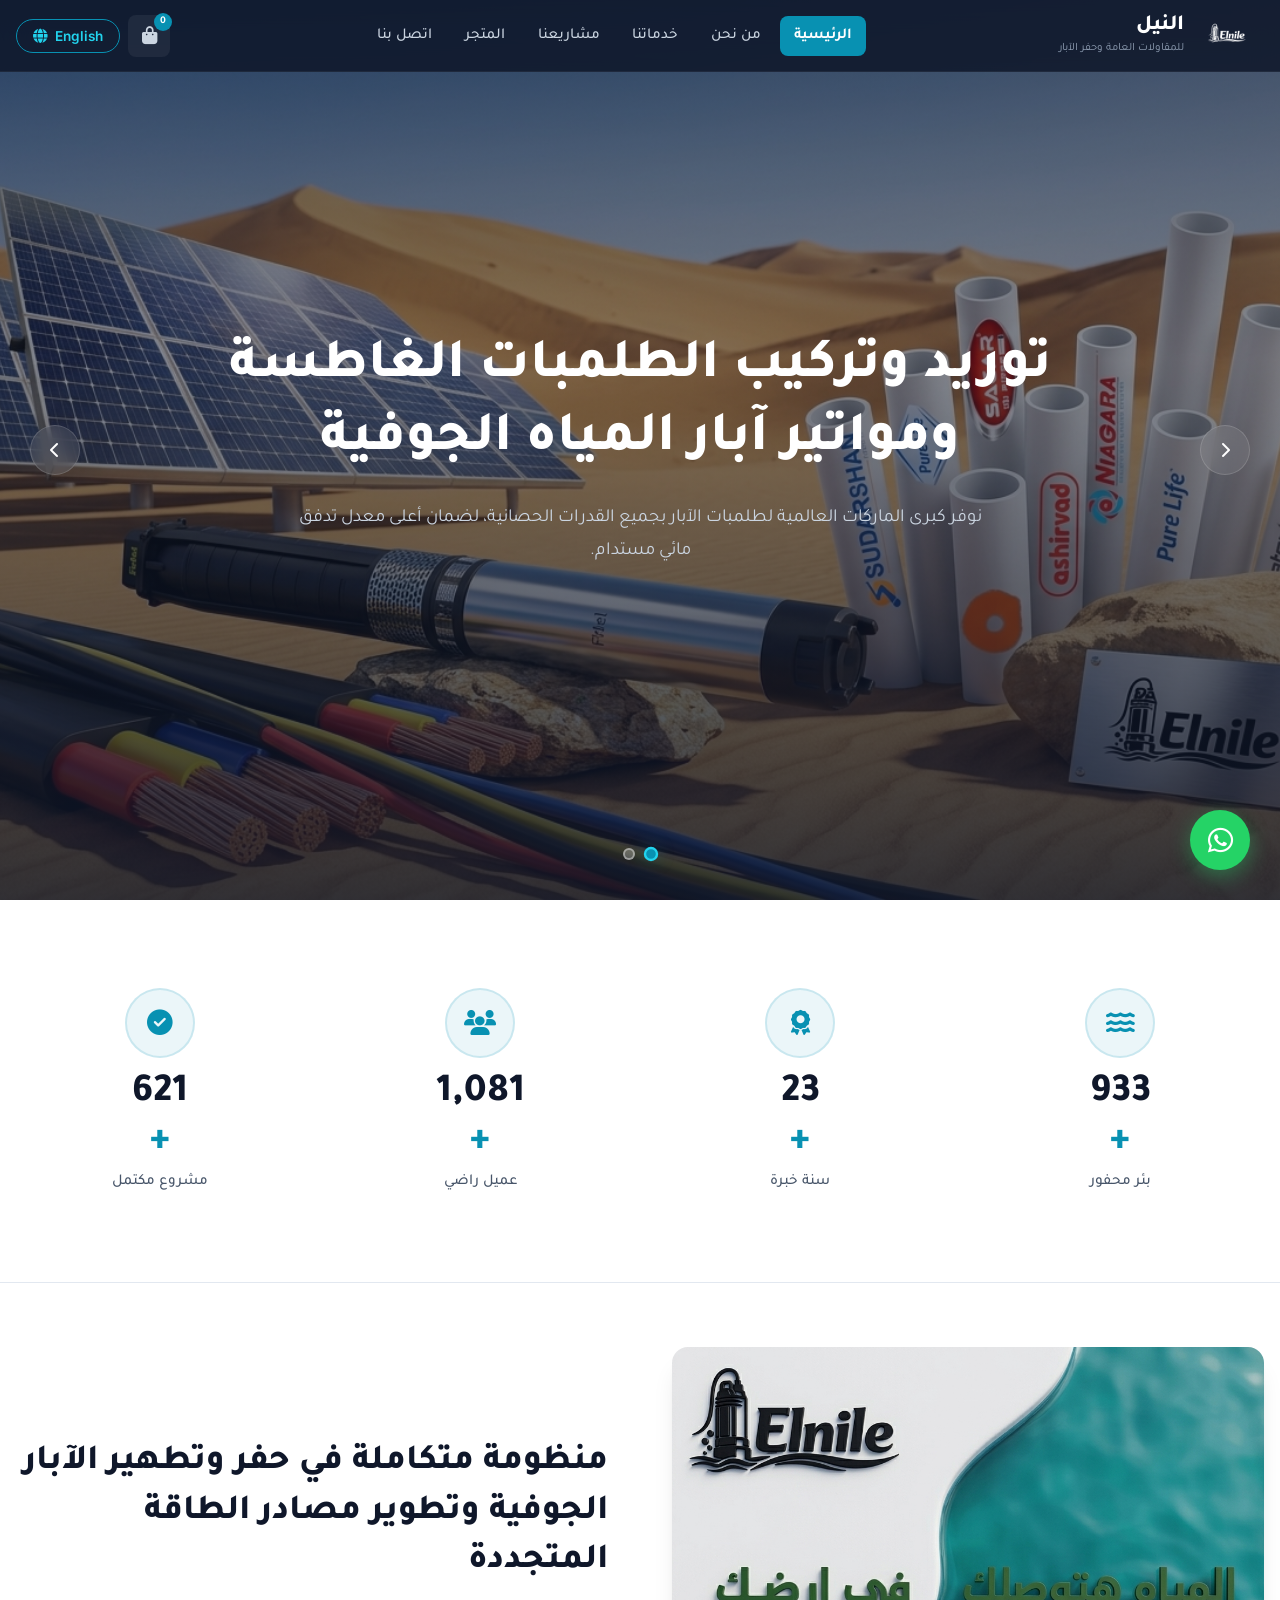
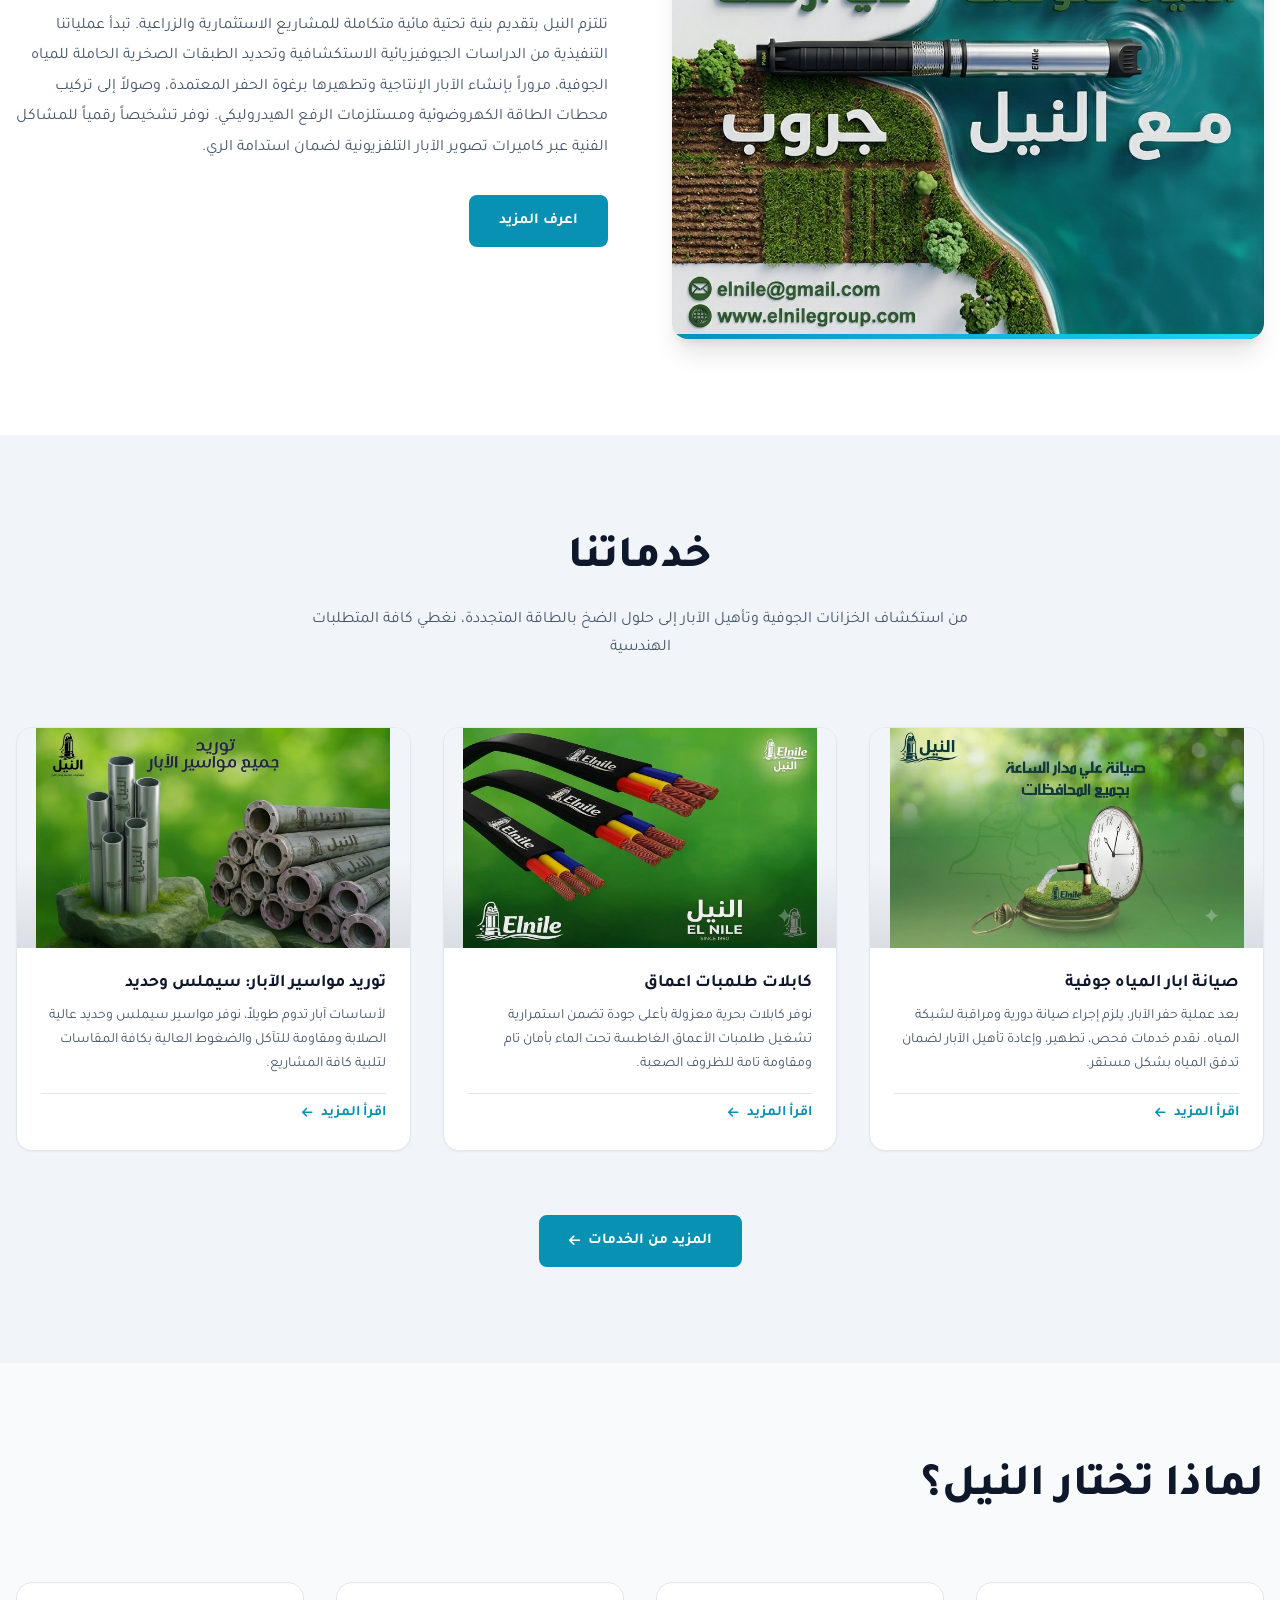
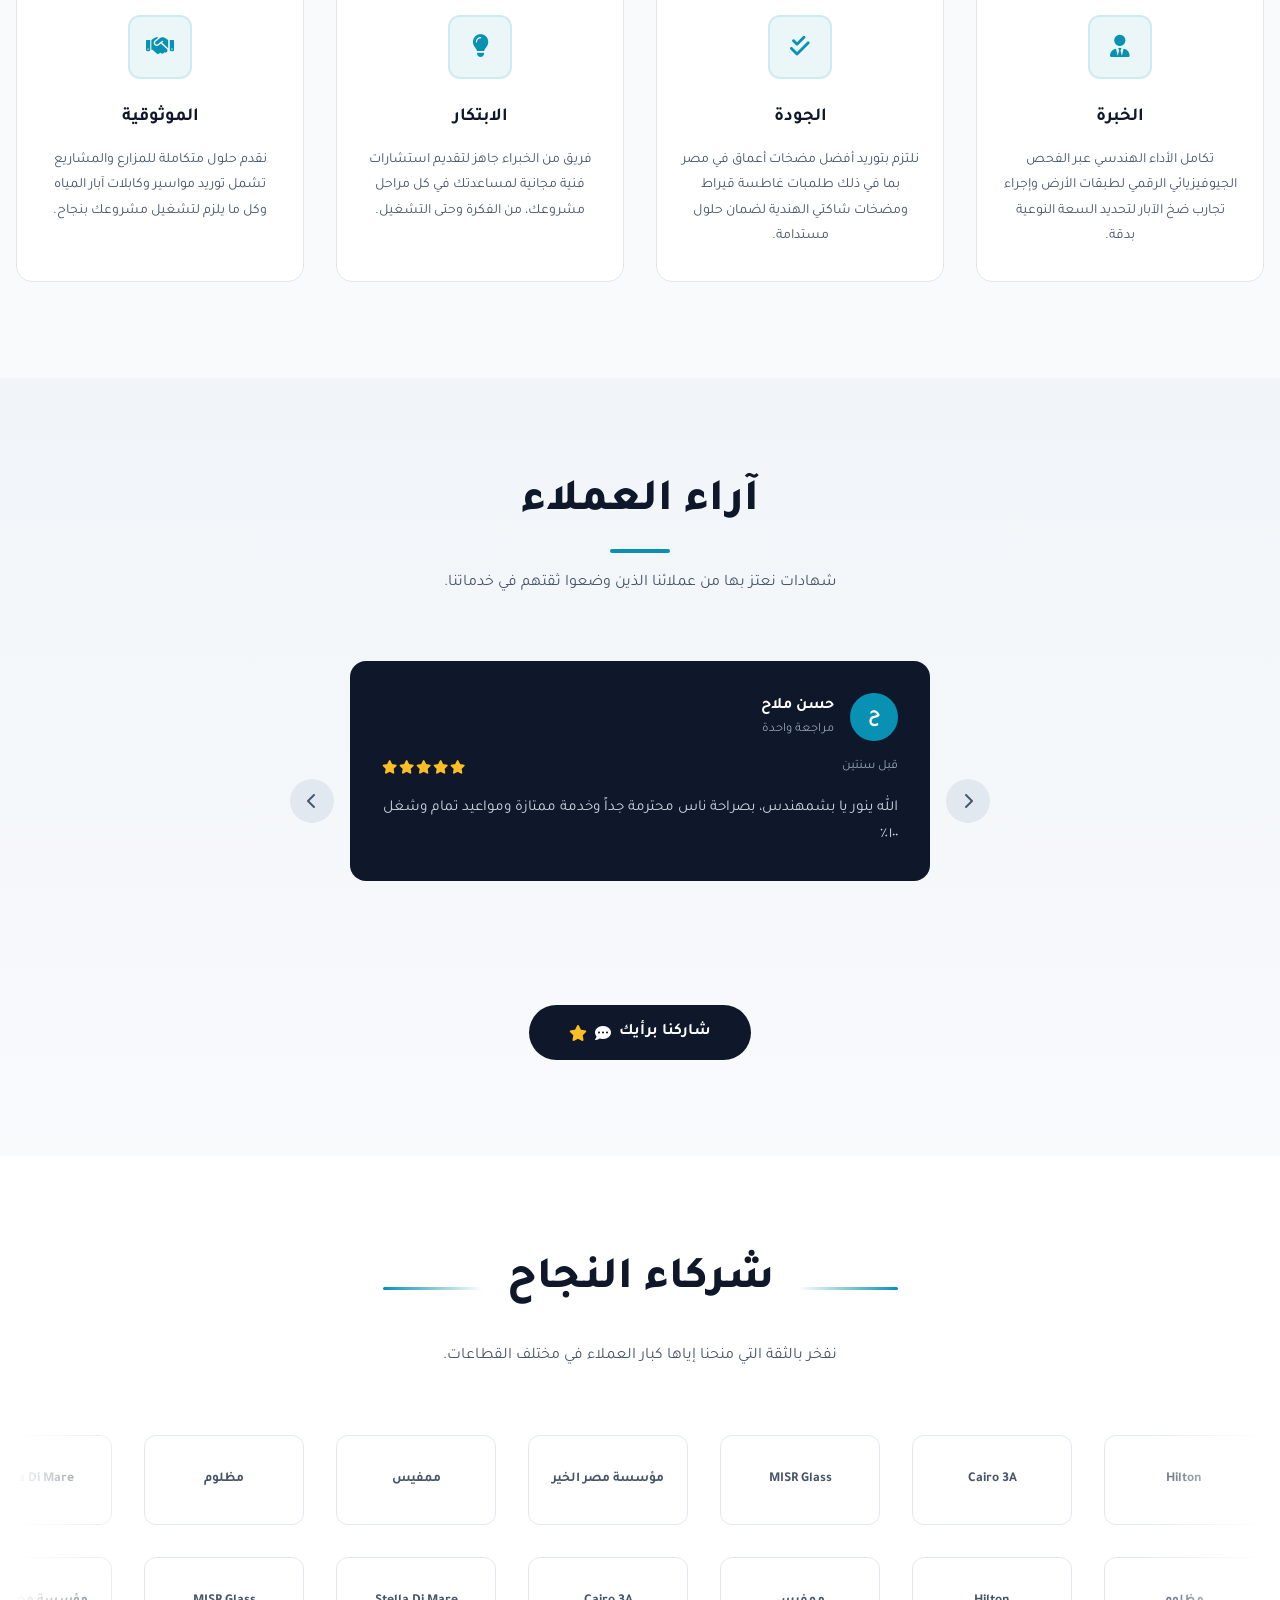
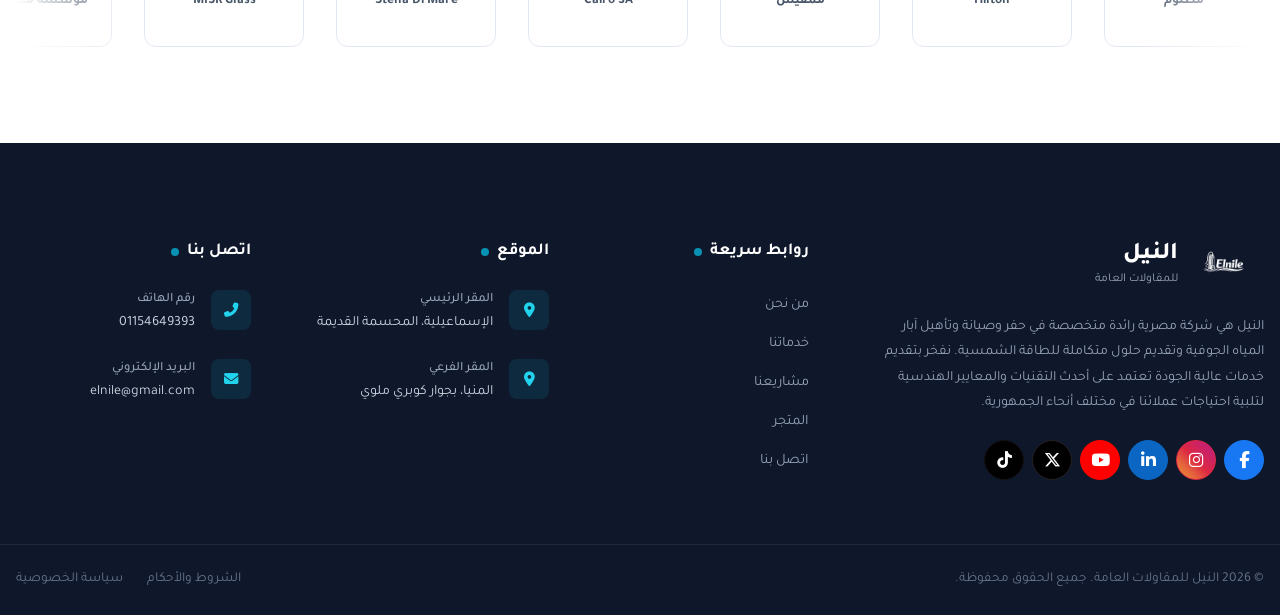
<file: index.html>
<!DOCTYPE html>
<html lang="ar" dir="rtl">

<head>
    <meta charset="UTF-8">
    <meta name="viewport" content="width=device-width, initial-scale=1.0">
    <meta name="description"
        content="النيل للمقاولات العامة وحفر الآبار - توريد وتركيب الطلمبات الغاطسة ومواتير آبار المياه الجوفية">
    <title>Elnile | النيل للمقاولات العامة وحفر الآبار</title>

    <!-- Google Fonts - Tajawal for Arabic, Inter for English -->
    <link rel="preconnect" href="https://fonts.googleapis.com">
    <link rel="preconnect" href="https://fonts.gstatic.com" crossorigin>
    <link
        href="https://fonts.googleapis.com/css2?family=Tajawal:wght@300;400;500;700;800;900&family=Inter:wght@300;400;500;600;700;800&display=swap"
        rel="stylesheet">

    <!-- Font Awesome for icons -->
    <link rel="stylesheet" href="https://cdnjs.cloudflare.com/ajax/libs/font-awesome/6.5.1/css/all.min.css">

    <link rel="stylesheet" href="css/styles.css">
</head>

<body>

    <!-- ============ HEADER / NAVIGATION ============ -->
    <header id="main-header" class="header">
        <div class="container">
            <nav class="navbar">
                <!-- Logo -->
                <a href="#" class="logo" id="logo">
                    <img src="assets/images/logo.png" alt="Elnile Logo" class="logo-img">
                    <div class="logo-text">
                        <span class="logo-name" data-ar="النيل" data-en="Elnile">النيل</span>
                        <span class="logo-tagline" data-ar="للمقاولات العامة وحفر الآبار"
                            data-en="General Contracting & Well Drilling">للمقاولات العامة وحفر الآبار</span>
                    </div>
                </a>

                <!-- Nav Links -->
                <ul class="nav-links" id="nav-links">
                    <li><a href="#" class="nav-link active" data-ar="الرئيسية" data-en="Home">الرئيسية</a></li>
                    <li><a href="about.html" class="nav-link" data-ar="من نحن" data-en="About Us">من نحن</a></li>
                    <li>
                        <a href="services.html" class="nav-link" data-ar="خدماتنا" data-en="Services">خدماتنا</a>
                    </li>
                    <li><a href="projects.html" class="nav-link" data-ar="مشاريعنا" data-en="Projects">مشاريعنا</a></li>
                    <li><a href="store.html" class="nav-link" data-ar="المتجر" data-en="Store">المتجر</a></li>
                    <li><a href="contact.html" class="nav-link" data-ar="اتصل بنا" data-en="Contact">اتصل بنا</a></li>
                </ul>

                <!-- Nav Actions -->
                <div class="nav-actions">
                    <!-- Cart Icon -->
                    <button class="cart-btn" id="cart-btn" aria-label="Shopping Cart">
                        <i class="fas fa-shopping-bag"></i>
                        <span class="cart-count">0</span>
                    </button>

                    <!-- Language Toggle -->
                    <button class="lang-btn" id="lang-toggle">
                        <span class="lang-text">English</span>
                        <i class="fas fa-globe"></i>
                    </button>

                    <!-- Mobile Menu Toggle -->
                    <button class="mobile-toggle" id="mobile-toggle" aria-label="Toggle Menu">
                        <span class="hamburger-line"></span>
                        <span class="hamburger-line"></span>
                        <span class="hamburger-line"></span>
                    </button>
                </div>
            </nav>
        </div>
    </header>

    <!-- ============ HERO SECTION / SLIDER ============ -->
    <section id="hero" class="hero-section">
        <!-- Slides -->
        <div class="hero-slider" id="hero-slider">
            <!-- Slide 1 -->
            <div class="hero-slide active" data-index="0">
                <div class="slide-bg">
                    <img src="assets/images/hero3.webp" alt="Solar panels and wind turbine" class="slide-img">
                    <div class="slide-overlay"></div>
                </div>
                <div class="slide-content">
                    <h1 class="hero-title" data-ar="توريد وتركيب الطلمبات الغاطسة ومواتير آبار المياه الجوفية"
                        data-en="Supply & Installation of Submersible Pumps and Groundwater Well Motors">
                        توريد وتركيب الطلمبات الغاطسة ومواتير آبار المياه الجوفية
                    </h1>
                    <p class="hero-subtitle"
                        data-ar="نوفر كبرى الماركات العالمية لطلمبات الآبار بجميع القدرات الحصانية، لضمان أعلى معدل تدفق مائي مستدام."
                        data-en="We provide top global brands of well pumps in all horsepower capacities, ensuring the highest sustainable water flow rate.">
                        نوفر كبرى الماركات العالمية لطلمبات الآبار بجميع القدرات الحصانية، لضمان أعلى معدل تدفق مائي
                        مستدام.
                    </p>
                </div>
            </div>

            <!-- Slide 2 -->
            <div class="hero-slide" data-index="1">
                <div class="slide-bg">
                    <img src="assets/images/hero-background-1.webp" alt="Water splash" class="slide-img">
                    <div class="slide-overlay"></div>
                </div>
                <div class="slide-content">
                    <h1 class="hero-title" data-ar="حلول متكاملة لحفر وتطهير الآبار الجوفية"
                        data-en="Integrated Solutions for Drilling & Purifying Groundwater Wells">
                        حلول متكاملة لحفر وتطهير الآبار الجوفية
                    </h1>
                    <p class="hero-subtitle"
                        data-ar="نقدم خدمات حفر الآبار الارتوازية وتطهيرها بأحدث التقنيات لضمان جودة المياه واستدامتها."
                        data-en="We offer artesian well drilling and purification services using the latest technologies to ensure water quality and sustainability.">
                        نقدم خدمات حفر الآبار الارتوازية وتطهيرها بأحدث التقنيات لضمان جودة المياه واستدامتها.
                    </p>
                </div>
            </div>
            <!-- Slide 3 -->
            <div class="hero-slide" data-index="2">
                <div class="slide-bg">
                    <img src="assets/images/hero4.webp" alt="Water splash" class="slide-img">
                    <div class="slide-overlay"></div>
                </div>
                <div class="slide-content">
                    <h1 class="hero-title" data-ar="حلول متكاملة لحفر وتطهير الآبار الجوفية"
                        data-en="Integrated Solutions for Drilling & Purifying Groundwater Wells">
                        حلول متكاملة لحفر وتطهير الآبار الجوفية
                    </h1>
                    <p class="hero-subtitle"
                        data-ar="نقدم خدمات حفر الآبار الارتوازية وتطهيرها بأحدث التقنيات لضمان جودة المياه واستدامتها."
                        data-en="We offer artesian well drilling and purification services using the latest technologies to ensure water quality and sustainability.">
                        نقدم خدمات حفر الآبار الارتوازية وتطهيرها بأحدث التقنيات لضمان جودة المياه واستدامتها.
                    </p>
                </div>
            </div>
        </div>

        <!-- Slider Navigation Arrows -->
        <button class="slider-arrow slider-arrow-prev" id="slider-prev" aria-label="Previous Slide">
            <i class="fas fa-chevron-right"></i>
        </button>
        <button class="slider-arrow slider-arrow-next" id="slider-next" aria-label="Next Slide">
            <i class="fas fa-chevron-left"></i>
        </button>

        <!-- Slider Dots -->
        <div class="slider-dots" id="slider-dots">
            <button class="slider-dot active" data-slide="0" aria-label="Go to slide 1"></button>
            <button class="slider-dot" data-slide="1" aria-label="Go to slide 2"></button>
        </div>
    </section>

    <!-- ============ STATS COUNTER SECTION ============ -->
    <section id="stats" class="stats-section">
        <div class="container">
            <div class="stats-grid">
                <!-- Stat 1 -->
                <div class="stat-card" data-target="989" data-suffix="+">
                    <div class="stat-icon">
                        <i class="fas fa-water"></i>
                    </div>
                    <span class="stat-number">0</span>
                    <span class="stat-suffix">+</span>
                    <p class="stat-label" data-ar="بئر محفور" data-en="Wells Drilled">بئر محفور</p>
                </div>
                <!-- Stat 2 -->
                <div class="stat-card" data-target="27" data-suffix="+">
                    <div class="stat-icon">
                        <i class="fas fa-award"></i>
                    </div>
                    <span class="stat-number">0</span>
                    <span class="stat-suffix">+</span>
                    <p class="stat-label" data-ar="سنة خبرة" data-en="Years of Experience">سنة خبرة</p>
                </div>
                <!-- Stat 3 -->
                <div class="stat-card" data-target="1377" data-suffix="+">
                    <div class="stat-icon">
                        <i class="fas fa-users"></i>
                    </div>
                    <span class="stat-number">0</span>
                    <span class="stat-suffix">+</span>
                    <p class="stat-label" data-ar="عميل راضي" data-en="Happy Clients">عميل راضي</p>
                </div>
                <!-- Stat 4 -->
                <div class="stat-card" data-target="989" data-suffix="+">
                    <div class="stat-icon">
                        <i class="fas fa-check-circle"></i>
                    </div>
                    <span class="stat-number">0</span>
                    <span class="stat-suffix">+</span>
                    <p class="stat-label" data-ar="مشروع مكتمل" data-en="Completed Projects">مشروع مكتمل</p>
                </div>
            </div>
        </div>
    </section>

    <!-- ============ ABOUT / INFO SECTION ============ -->
    <section id="about" class="about-section">
        <div class="container">
            <div class="about-grid">
                <!-- About Image -->
                <div class="about-image-wrapper">
                    <img src="assets/images/about.webp" alt="Elnile - About Us" class="about-image">
                    <div class="about-image-accent"></div>
                </div>
                <!-- About Content -->
                <div class="about-content">
                    <h2 class="section-title"
                        data-ar="منظومة متكاملة في حفر وتطهير الآبار الجوفية وتطوير مصادر الطاقة المتجددة"
                        data-en="Integrated System for Drilling & Purifying Groundwater Wells and Developing Renewable Energy Sources">
                        منظومة متكاملة في حفر وتطهير الآبار الجوفية وتطوير مصادر الطاقة المتجددة
                    </h2>
                    <p class="about-text"
                        data-ar="تلتزم النيل بتقديم بنية تحتية مائية متكاملة للمشاريع الاستثمارية والزراعية. تبدأ عملياتنا التنفيذية من الدراسات الجيوفيزيائية الاستكشافية وتحديد الطبقات الصخرية الحاملة للمياه الجوفية، مروراً بإنشاء الآبار الإنتاجية وتطهيرها برغوة الحفر المعتمدة، وصولاً إلى تركيب محطات الطاقة الكهروضوئية ومستلزمات الرفع الهيدروليكي. نوفر تشخيصاً رقمياً للمشاكل الفنية عبر كاميرات تصوير الآبار التلفزيونية لضمان استدامة الري."
                        data-en="Elnile is committed to providing integrated water infrastructure for investment and agricultural projects. Our operations start with exploratory geophysical studies and identifying rock layers carrying groundwater, through building production wells and purifying them with approved drilling foam, to installing photovoltaic power stations and hydraulic lifting supplies. We provide digital diagnostics for technical problems through TV well imaging cameras to ensure irrigation sustainability.">
                        تلتزم النيل بتقديم بنية تحتية مائية متكاملة للمشاريع الاستثمارية والزراعية. تبدأ عملياتنا
                        التنفيذية من الدراسات الجيوفيزيائية الاستكشافية وتحديد الطبقات الصخرية الحاملة للمياه الجوفية،
                        مروراً بإنشاء الآبار الإنتاجية وتطهيرها برغوة الحفر المعتمدة، وصولاً إلى تركيب محطات الطاقة
                        الكهروضوئية ومستلزمات الرفع الهيدروليكي. نوفر تشخيصاً رقمياً للمشاكل الفنية عبر كاميرات تصوير
                        الآبار التلفزيونية لضمان استدامة الري.
                    </p>

                    <a href="about.html" class="btn-primary" data-ar="اعرف المزيد" data-en="Learn More">اعرف المزيد</a>
                </div>
            </div>
        </div>
    </section>

    <!-- ============ OUR SERVICES SECTION ============ -->
    <section id="services" class="services-section">
        <div class="container">
            <div class="section-header">
                <h2 class="section-title-center" data-ar="خدماتنا" data-en="Our Services">خدماتنا</h2>
                <p class="section-subtitle"
                    data-ar="من استكشاف الخزانات الجوفية وتأهيل الآبار إلى حلول الضخ بالطاقة المتجددة، نغطي كافة المتطلبات الهندسية"
                    data-en="From exploring groundwater reservoirs and rehabilitating wells to renewable energy pumping solutions, we cover all engineering requirements">
                    من استكشاف الخزانات الجوفية وتأهيل الآبار إلى حلول الضخ بالطاقة المتجددة، نغطي كافة المتطلبات الهندسية
                </p>
            </div>

            <div class="services-grid">
                <!-- Service 1 -->
                <div class="service-card">
                    <div class="service-image">
                        <img src="assets/images/services/صيانه ابار المياه.webp" alt="صيانة ابار المياه جوفية">
                        <div class="service-image-overlay"></div>
                    </div>
                    <div class="service-body">
                        <h3 class="service-name" data-ar="صيانة ابار المياه جوفية" data-en="Groundwater Well Maintenance">صيانة ابار المياه جوفية</h3>
                        <p class="service-desc" data-ar="بعد عملية حفر الآبار، يلزم إجراء صيانة دورية ومراقبة لشبكة المياه. نقدم خدمات فحص، تطهير، وإعادة تأهيل الآبار لضمان تدفق المياه بشكل مستقر." data-en="After drilling, periodic maintenance and monitoring of the water network are required. We offer inspection, purification, and rehabilitation services for wells to ensure stable water flow.">
                            بعد عملية حفر الآبار، يلزم إجراء صيانة دورية ومراقبة لشبكة المياه. نقدم خدمات فحص، تطهير، وإعادة تأهيل الآبار لضمان تدفق المياه بشكل مستقر.
                        </p>
                        <a href="services.html" class="service-link" data-ar="اقرأ المزيد" data-en="Read More">
                            اقرأ المزيد
                            <i class="fas fa-arrow-left"></i>
                        </a>
                    </div>
                </div>

                <!-- Service 2 -->
                <div class="service-card">
                    <div class="service-image">
                        <img src="assets/images/services/كابلات طلمبات الاعماق.webp" alt="كابلات طلمبات اعماق">
                        <div class="service-image-overlay"></div>
                    </div>
                    <div class="service-body">
                        <h3 class="service-name" data-ar="كابلات طلمبات اعماق" data-en="Deep Pump Cables">كابلات طلمبات اعماق</h3>
                        <p class="service-desc" data-ar="نوفر كابلات بحرية معزولة بأعلى جودة تضمن استمرارية تشغيل طلمبات الأعماق الغاطسة تحت الماء بأمان تام ومقاومة تامة للظروف الصعبة." data-en="We supply high-quality insulated marine cables that ensure continuous operation of submersible deep pumps underwater with complete safety and resistance to tough conditions.">
                            نوفر كابلات بحرية معزولة بأعلى جودة تضمن استمرارية تشغيل طلمبات الأعماق الغاطسة تحت الماء بأمان تام ومقاومة تامة للظروف الصعبة.
                        </p>
                        <a href="services.html" class="service-link" data-ar="اقرأ المزيد" data-en="Read More">
                            اقرأ المزيد
                            <i class="fas fa-arrow-left"></i>
                        </a>
                    </div>
                </div>

                <!-- Service 3 -->
                <div class="service-card">
                    <div class="service-image">
                        <img src="assets/images/services/توريد مواسير.webp" alt="توريد مواسير الآبار: سيملس وحديد">
                        <div class="service-image-overlay"></div>
                    </div>
                    <div class="service-body">
                        <h3 class="service-name" data-ar="توريد مواسير الآبار: سيملس وحديد" data-en="Well Pipes Supply: Seamless & Steel">توريد مواسير الآبار: سيملس وحديد</h3>
                        <p class="service-desc" data-ar="لأساسات آبار تدوم طويلاً، نوفر مواسير سيملس وحديد عالية الصلابة ومقاومة للتآكل والضغوط العالية بكافة المقاسات لتلبية كافة المشاريع." data-en="For long-lasting well foundations, we supply highly rigid, corrosion-resistant, and high-pressure seamless and steel pipes in all sizes to meet all project needs.">
                            لأساسات آبار تدوم طويلاً، نوفر مواسير سيملس وحديد عالية الصلابة ومقاومة للتآكل والضغوط العالية بكافة المقاسات لتلبية كافة المشاريع.
                        </p>
                        <a href="services.html" class="service-link" data-ar="اقرأ المزيد" data-en="Read More">
                            اقرأ المزيد
                            <i class="fas fa-arrow-left"></i>
                        </a>
                    </div>
                </div>
            </div>

            <div class="services-cta">
                <a href="services.html" class="btn-primary" data-ar="المزيد من الخدمات" data-en="More Services">
                    المزيد من الخدمات
                    <i class="fas fa-arrow-left"></i>
                </a>
            </div>
        </div>
    </section>

    <!-- ============ WHY CHOOSE US SECTION ============ -->
    <section id="why-us" class="why-section">
        <div class="container">
            <h2 class="section-title-center" data-ar="لماذا تختار النيل؟" data-en="Why Choose Elnile?">لماذا تختار
                النيل؟</h2>
            <div class="why-grid">
                <!-- Feature 1 -->
                <div class="why-card">
                    <div class="why-icon">
                        <i class="fas fa-user-tie"></i>
                    </div>
                    <h3 class="why-title" data-ar="الخبرة" data-en="Experience">الخبرة</h3>
                    <p class="why-text"
                        data-ar="تكامل الأداء الهندسي عبر الفحص الجيوفيزيائي الرقمي لطبقات الأرض وإجراء تجارب ضخ الآبار لتحديد السعة النوعية بدقة."
                        data-en="Integrated engineering performance through digital geophysical inspection of ground layers and conducting well pump tests to accurately determine specific capacity.">
                        تكامل الأداء الهندسي عبر الفحص الجيوفيزيائي الرقمي لطبقات الأرض وإجراء تجارب ضخ الآبار لتحديد
                        السعة النوعية بدقة.
                    </p>
                </div>
                <!-- Feature 2 -->
                <div class="why-card">
                    <div class="why-icon">
                        <i class="fas fa-check-double"></i>
                    </div>
                    <h3 class="why-title" data-ar="الجودة" data-en="Quality">الجودة</h3>
                    <p class="why-text"
                        data-ar="نلتزم بتوريد أفضل مضخات أعماق في مصر بما في ذلك طلمبات غاطسة قيراط ومضخات شاكتي الهندية لضمان حلول مستدامة."
                        data-en="We are committed to supplying the best deep pumps in Egypt, including carat submersible pumps and Shakti Indian pumps to ensure sustainable solutions.">
                        نلتزم بتوريد أفضل مضخات أعماق في مصر بما في ذلك طلمبات غاطسة قيراط ومضخات شاكتي الهندية لضمان
                        حلول مستدامة.
                    </p>
                </div>
                <!-- Feature 3 -->
                <div class="why-card">
                    <div class="why-icon">
                        <i class="fas fa-lightbulb"></i>
                    </div>
                    <h3 class="why-title" data-ar="الابتكار" data-en="Innovation">الابتكار</h3>
                    <p class="why-text"
                        data-ar="فريق من الخبراء جاهز لتقديم استشارات فنية مجانية لمساعدتك في كل مراحل مشروعك، من الفكرة وحتى التشغيل."
                        data-en="A team of experts ready to provide free technical consultations to help you at every stage of your project, from idea to operation.">
                        فريق من الخبراء جاهز لتقديم استشارات فنية مجانية لمساعدتك في كل مراحل مشروعك، من الفكرة وحتى
                        التشغيل.
                    </p>
                </div>
                <!-- Feature 4 -->
                <div class="why-card">
                    <div class="why-icon">
                        <i class="fas fa-handshake"></i>
                    </div>
                    <h3 class="why-title" data-ar="الموثوقية" data-en="Reliability">الموثوقية</h3>
                    <p class="why-text"
                        data-ar="نقدم حلول متكاملة للمزارع والمشاريع تشمل توريد مواسير وكابلات آبار المياه وكل ما يلزم لتشغيل مشروعك بنجاح."
                        data-en="We provide integrated solutions for farms and projects including supplying pipes and water well cables and everything needed to run your project successfully.">
                        نقدم حلول متكاملة للمزارع والمشاريع تشمل توريد مواسير وكابلات آبار المياه وكل ما يلزم لتشغيل
                        مشروعك بنجاح.
                    </p>
                </div>
            </div>
        </div>
    </section>

    <!-- ============ CUSTOMER OPINIONS / TESTIMONIALS ============ -->
    <section id="testimonials" class="testimonials-section">
        <div class="container">
            <div class="section-header">
                <h2 class="section-title-center" data-ar="آراء العملاء" data-en="Customer Reviews">آراء العملاء</h2>
                <div class="title-underline"></div>
                <p class="section-subtitle" data-ar="شهادات نعتز بها من عملائنا الذين وضعوا ثقتهم في خدماتنا."
                    data-en="Testimonials we are proud of from our clients who trusted our services.">
                    شهادات نعتز بها من عملائنا الذين وضعوا ثقتهم في خدماتنا.
                </p>
            </div>
            <div class="testimonials-slider-wrapper">
                <div class="testimonials-slider" id="testimonials-slider">
                    <!-- Testimonial 1 -->
                    <div class="testimonial-card active">
                        <div class="testimonial-header">
                            <div class="testimonial-avatar">
                                <span>ح</span>
                            </div>
                            <div class="testimonial-info">
                                <h4 class="testimonial-name" data-ar="حسن ملاح" data-en="Hasan Malah">حسن ملاح</h4>
                                <span class="testimonial-role" data-ar="مراجعة واحدة" data-en="One review">مراجعة
                                    واحدة</span>
                            </div>
                        </div>
                        <div class="testimonial-rating">
                            <span class="testimonial-time" data-ar="قبل سنتين" data-en="2 years ago">قبل سنتين</span>
                            <div class="stars">
                                <i class="fas fa-star"></i>
                                <i class="fas fa-star"></i>
                                <i class="fas fa-star"></i>
                                <i class="fas fa-star"></i>
                                <i class="fas fa-star"></i>
                            </div>
                        </div>
                        <p class="testimonial-text"
                            data-ar="الله ينور يا بشمهندس، بصراحة ناس محترمة جداً وخدمة ممتازة ومواعيد تمام وشغل ١٠٠٪"
                            data-en="Excellent work, very professional team with outstanding service, great timing and 100% quality work">
                            الله ينور يا بشمهندس، بصراحة ناس محترمة جداً وخدمة ممتازة ومواعيد تمام وشغل ١٠٠٪
                        </p>
                    </div>
                    <!-- Testimonial 2 -->
                    <div class="testimonial-card">
                        <div class="testimonial-header">
                            <div class="testimonial-avatar avatar-blue">
                                <span>م</span>
                            </div>
                            <div class="testimonial-info">
                                <h4 class="testimonial-name" data-ar="محمد أحمد" data-en="Mohamed Ahmed">محمد أحمد</h4>
                                <span class="testimonial-role" data-ar="مراجعة واحدة" data-en="One review">مراجعة
                                    واحدة</span>
                            </div>
                        </div>
                        <div class="testimonial-rating">
                            <span class="testimonial-time" data-ar="قبل سنة" data-en="1 year ago">قبل سنة</span>
                            <div class="stars">
                                <i class="fas fa-star"></i>
                                <i class="fas fa-star"></i>
                                <i class="fas fa-star"></i>
                                <i class="fas fa-star"></i>
                                <i class="fas fa-star"></i>
                            </div>
                        </div>
                        <p class="testimonial-text"
                            data-ar="شركة ممتازة ومحترمة، تعاملت معاهم في حفر بئر وكانت النتيجة أكثر من رائعة. أنصح الجميع بالتعامل معهم."
                            data-en="Excellent and professional company. I dealt with them for well drilling and the result was more than wonderful. I recommend everyone to deal with them.">
                            شركة ممتازة ومحترمة، تعاملت معاهم في حفر بئر وكانت النتيجة أكثر من رائعة. أنصح الجميع
                            بالتعامل معهم.
                        </p>
                    </div>
                    <!-- Testimonial 3 -->
                    <div class="testimonial-card">
                        <div class="testimonial-header">
                            <div class="testimonial-avatar avatar-green">
                                <span>أ</span>
                            </div>
                            <div class="testimonial-info">
                                <h4 class="testimonial-name" data-ar="أحمد سعيد" data-en="Ahmed Saeed">أحمد سعيد</h4>
                                <span class="testimonial-role" data-ar="مراجعتان" data-en="Two reviews">مراجعتان</span>
                            </div>
                        </div>
                        <div class="testimonial-rating">
                            <span class="testimonial-time" data-ar="قبل ٦ أشهر" data-en="6 months ago">قبل ٦ أشهر</span>
                            <div class="stars">
                                <i class="fas fa-star"></i>
                                <i class="fas fa-star"></i>
                                <i class="fas fa-star"></i>
                                <i class="fas fa-star"></i>
                                <i class="fas fa-star"></i>
                            </div>
                        </div>
                        <p class="testimonial-text"
                            data-ar="خدمة رائعة وفريق عمل محترف. قاموا بحفر البئر وتركيب الطلمبة في وقت قياسي وبجودة عالية جداً."
                            data-en="Great service and professional team. They drilled the well and installed the pump in record time with very high quality.">
                            خدمة رائعة وفريق عمل محترف. قاموا بحفر البئر وتركيب الطلمبة في وقت قياسي وبجودة عالية جداً.
                        </p>
                    </div>
                </div>
                <!-- Testimonial Arrows -->
                <button class="testimonial-arrow testimonial-prev" id="testimonial-prev" aria-label="Previous Review">
                    <i class="fas fa-chevron-right"></i>
                </button>
                <button class="testimonial-arrow testimonial-next" id="testimonial-next" aria-label="Next Review">
                    <i class="fas fa-chevron-left"></i>
                </button>
            </div>
            <div class="testimonials-cta">
                <a href="contact.html" class="btn-dark" data-ar="شاركنا برأيك" data-en="Share Your Opinion">
                    <i class="fas fa-comment-dots"></i>
                    شاركنا برأيك
                    <i class="fas fa-star"></i>
                </a>
            </div>
        </div>
    </section>

    <!-- ============ PARTNERS SECTION ============ -->
    <section id="partners" class="partners-section">
        <div class="container">
            <div class="section-header">
                <div class="partners-title-wrapper">
                    <span class="title-line"></span>
                    <h2 class="section-title-center" data-ar="شركاء النجاح" data-en="Success Partners">شركاء النجاح</h2>
                    <span class="title-line"></span>
                </div>
                <p class="section-subtitle" data-ar="نفخر بالثقة التي منحنا إياها كبار العملاء في مختلف القطاعات."
                    data-en="We are proud of the trust given to us by major clients across various sectors.">
                    نفخر بالثقة التي منحنا إياها كبار العملاء في مختلف القطاعات.
                </p>
            </div>
            <div class="partners-marquee-wrapper">
                <!-- Row 1 - scrolling right -->
                <div class="partners-marquee" data-direction="right">
                    <div class="partners-track">
                        <div class="partner-logo"><span>Hilton</span></div>
                        <div class="partner-logo"><span>Cairo 3A</span></div>
                        <div class="partner-logo"><span>MISR Glass</span></div>
                        <div class="partner-logo"><span>مؤسسة مصر الخير</span></div>
                        <div class="partner-logo"><span>ممفيس</span></div>
                        <div class="partner-logo"><span>مظلوم</span></div>
                        <div class="partner-logo"><span>Stella Di Mare</span></div>
                        <div class="partner-logo"><span>المقاولون العرب</span></div>
                        <!-- Duplicated for seamless loop -->
                        <div class="partner-logo"><span>Hilton</span></div>
                        <div class="partner-logo"><span>Cairo 3A</span></div>
                        <div class="partner-logo"><span>MISR Glass</span></div>
                        <div class="partner-logo"><span>مؤسسة مصر الخير</span></div>
                        <div class="partner-logo"><span>ممفيس</span></div>
                        <div class="partner-logo"><span>مظلوم</span></div>
                        <div class="partner-logo"><span>Stella Di Mare</span></div>
                        <div class="partner-logo"><span>المقاولون العرب</span></div>
                    </div>
                </div>
                <!-- Row 2 - scrolling left -->
                <div class="partners-marquee" data-direction="left">
                    <div class="partners-track reverse">
                        <div class="partner-logo"><span>مظلوم</span></div>
                        <div class="partner-logo"><span>Hilton</span></div>
                        <div class="partner-logo"><span>ممفيس</span></div>
                        <div class="partner-logo"><span>Cairo 3A</span></div>
                        <div class="partner-logo"><span>Stella Di Mare</span></div>
                        <div class="partner-logo"><span>MISR Glass</span></div>
                        <div class="partner-logo"><span>مؤسسة مصر الخير</span></div>
                        <div class="partner-logo"><span>المقاولون العرب</span></div>
                        <!-- Duplicated for seamless loop -->
                        <div class="partner-logo"><span>مظلوم</span></div>
                        <div class="partner-logo"><span>Hilton</span></div>
                        <div class="partner-logo"><span>ممفيس</span></div>
                        <div class="partner-logo"><span>Cairo 3A</span></div>
                        <div class="partner-logo"><span>Stella Di Mare</span></div>
                        <div class="partner-logo"><span>MISR Glass</span></div>
                        <div class="partner-logo"><span>مؤسسة مصر الخير</span></div>
                        <div class="partner-logo"><span>المقاولون العرب</span></div>
                    </div>
                </div>
            </div>
        </div>
    </section>

    <!-- ============ FOOTER ============ -->
    <footer id="contact" class="footer">
        <div class="container">
            <div class="footer-grid">
                <!-- Footer Col 1 - About -->
                <div class="footer-col footer-about">
                    <a href="#" class="footer-logo">
                        <img src="assets/images/logo.png" alt="Elnile Logo" class="footer-logo-img">
                        <div class="footer-logo-text">
                            <span class="footer-logo-name" data-ar="النيل" data-en="Elnile">النيل</span>
                            <span class="footer-logo-tagline" data-ar="للمقاولات العامة"
                                data-en="General Contracting">للمقاولات العامة</span>
                        </div>
                    </a>
                    <p class="footer-desc"
                        data-ar="النيل هي شركة مصرية رائدة متخصصة في حفر وصيانة وتأهيل آبار المياه الجوفية وتقديم حلول متكاملة للطاقة الشمسية. نفخر بتقديم خدمات عالية الجودة تعتمد على أحدث التقنيات والمعايير الهندسية لتلبية احتياجات عملائنا في مختلف أنحاء الجمهورية."
                        data-en="Elnile is a leading Egyptian company specializing in drilling, maintaining and rehabilitating groundwater wells and providing integrated solar energy solutions. We pride ourselves on providing high-quality services based on the latest technologies and engineering standards to meet our clients' needs across the country.">
                        النيل هي شركة مصرية رائدة متخصصة في حفر وصيانة وتأهيل آبار المياه الجوفية وتقديم حلول متكاملة
                        للطاقة الشمسية. نفخر بتقديم خدمات عالية الجودة تعتمد على أحدث التقنيات والمعايير الهندسية لتلبية
                        احتياجات عملائنا في مختلف أنحاء الجمهورية.
                    </p>
                    <div class="footer-social">
                        <a href="#" class="social-link" aria-label="Facebook"><i class="fab fa-facebook-f"></i></a>
                        <a href="#" class="social-link" aria-label="Instagram"><i class="fab fa-instagram"></i></a>
                        <a href="#" class="social-link" aria-label="LinkedIn"><i class="fab fa-linkedin-in"></i></a>
                        <a href="#" class="social-link" aria-label="YouTube"><i class="fab fa-youtube"></i></a>
                        <a href="#" class="social-link" aria-label="X (Twitter)"><i class="fab fa-x-twitter"></i></a>
                        <a href="#" class="social-link" aria-label="TikTok"><i class="fab fa-tiktok"></i></a>
                    </div>
                </div>

                <!-- Footer Col 2 - Quick Links -->
                <div class="footer-col">
                    <h3 class="footer-heading" data-ar="روابط سريعة" data-en="Quick Links">
                        <span class="heading-dot"></span>
                        روابط سريعة
                    </h3>
                    <ul class="footer-links">
                        <li><a href="about.html" data-ar="من نحن" data-en="About Us">من نحن</a></li>
                        <li><a href="services.html" data-ar="خدماتنا" data-en="Our Services">خدماتنا</a></li>
                        <li><a href="projects.html" data-ar="مشاريعنا" data-en="Our Projects">مشاريعنا</a></li>
                        <li><a href="store.html" data-ar="المتجر" data-en="Store">المتجر</a></li>
                        <li><a href="contact.html" data-ar="اتصل بنا" data-en="Contact Us">اتصل بنا</a></li>
                    </ul>
                </div>

                <!-- Footer Col 3 - Location -->
                <div class="footer-col">
                    <h3 class="footer-heading" data-ar="الموقع" data-en="Location">
                        <span class="heading-dot"></span>
                        الموقع
                    </h3>
                    <div class="footer-contact-list">
                        <div class="contact-item">
                            <div class="contact-icon"><i class="fas fa-map-marker-alt"></i></div>
                            <div class="contact-text">
                                <span class="contact-label" data-ar="المقر الرئيسي" data-en="Main Office">المقر
                                    الرئيسي</span>
                                <p data-ar="الإسماعيلية، المحسمة القديمة" data-en="Ismailia, Old Mahsama">الإسماعيلية،
                                    المحسمة القديمة</p>
                            </div>
                        </div>
                        <div class="contact-item">
                            <div class="contact-icon"><i class="fas fa-map-marker-alt"></i></div>
                            <div class="contact-text">
                                <span class="contact-label" data-ar="المقر الفرعي" data-en="Branch Office">المقر
                                    الفرعي</span>
                                <p data-ar="المنيا، بجوار كوبري ملوي" data-en="Minya, next to Mallawi Bridge">المنيا،
                                    بجوار كوبري ملوي</p>
                            </div>
                        </div>
                    </div>
                </div>

                <!-- Footer Col 4 - Contact -->
                <div class="footer-col">
                    <h3 class="footer-heading" data-ar="اتصل بنا" data-en="Contact Us">
                        <span class="heading-dot"></span>
                        اتصل بنا
                    </h3>
                    <div class="footer-contact-list">
                        <div class="contact-item">
                            <div class="contact-icon"><i class="fas fa-phone-alt"></i></div>
                            <div class="contact-text">
                                <span class="contact-label" data-ar="رقم الهاتف" data-en="Phone Number">رقم
                                    الهاتف</span>
                                <a href="tel:01154649393" dir="ltr">01154649393</a>
                            </div>
                        </div>
                        <div class="contact-item">
                            <div class="contact-icon"><i class="fas fa-envelope"></i></div>
                            <div class="contact-text">
                                <span class="contact-label" data-ar="البريد الإلكتروني" data-en="Email">البريد
                                    الإلكتروني</span>
                                <a href="mailto:elnile@gmail.com" dir="ltr">elnile@gmail.com</a>
                            </div>
                        </div>
                    </div>
                </div>
            </div>
        </div>
        <!-- Footer Bottom -->
        <div class="footer-bottom">
            <div class="container">
                <div class="footer-bottom-content">
                    <p class="copyright" data-ar="© 2026 النيل للمقاولات العامة. جميع الحقوق محفوظة."
                        data-en="© 2026 Elnile General Contracting. All rights reserved.">
                        © 2026 النيل للمقاولات العامة. جميع الحقوق محفوظة.
                    </p>
                    <div class="footer-bottom-links">
                        <a href="#" data-ar="الشروط والأحكام" data-en="Terms & Conditions">الشروط والأحكام</a>
                        <a href="#" data-ar="سياسة الخصوصية" data-en="Privacy Policy">سياسة الخصوصية</a>
                    </div>
                </div>
            </div>
        </div>
    </footer>

    <!-- ============ WHATSAPP FLOATING BUTTON ============ -->
    <a href="https://wa.me/201154649393" class="whatsapp-float" id="whatsapp-btn" target="_blank"
        rel="noopener noreferrer" aria-label="Contact us on WhatsApp">
        <i class="fab fa-whatsapp"></i>
    </a>

    <script src="js/script.js"></script>
</body>

</html>
</file>
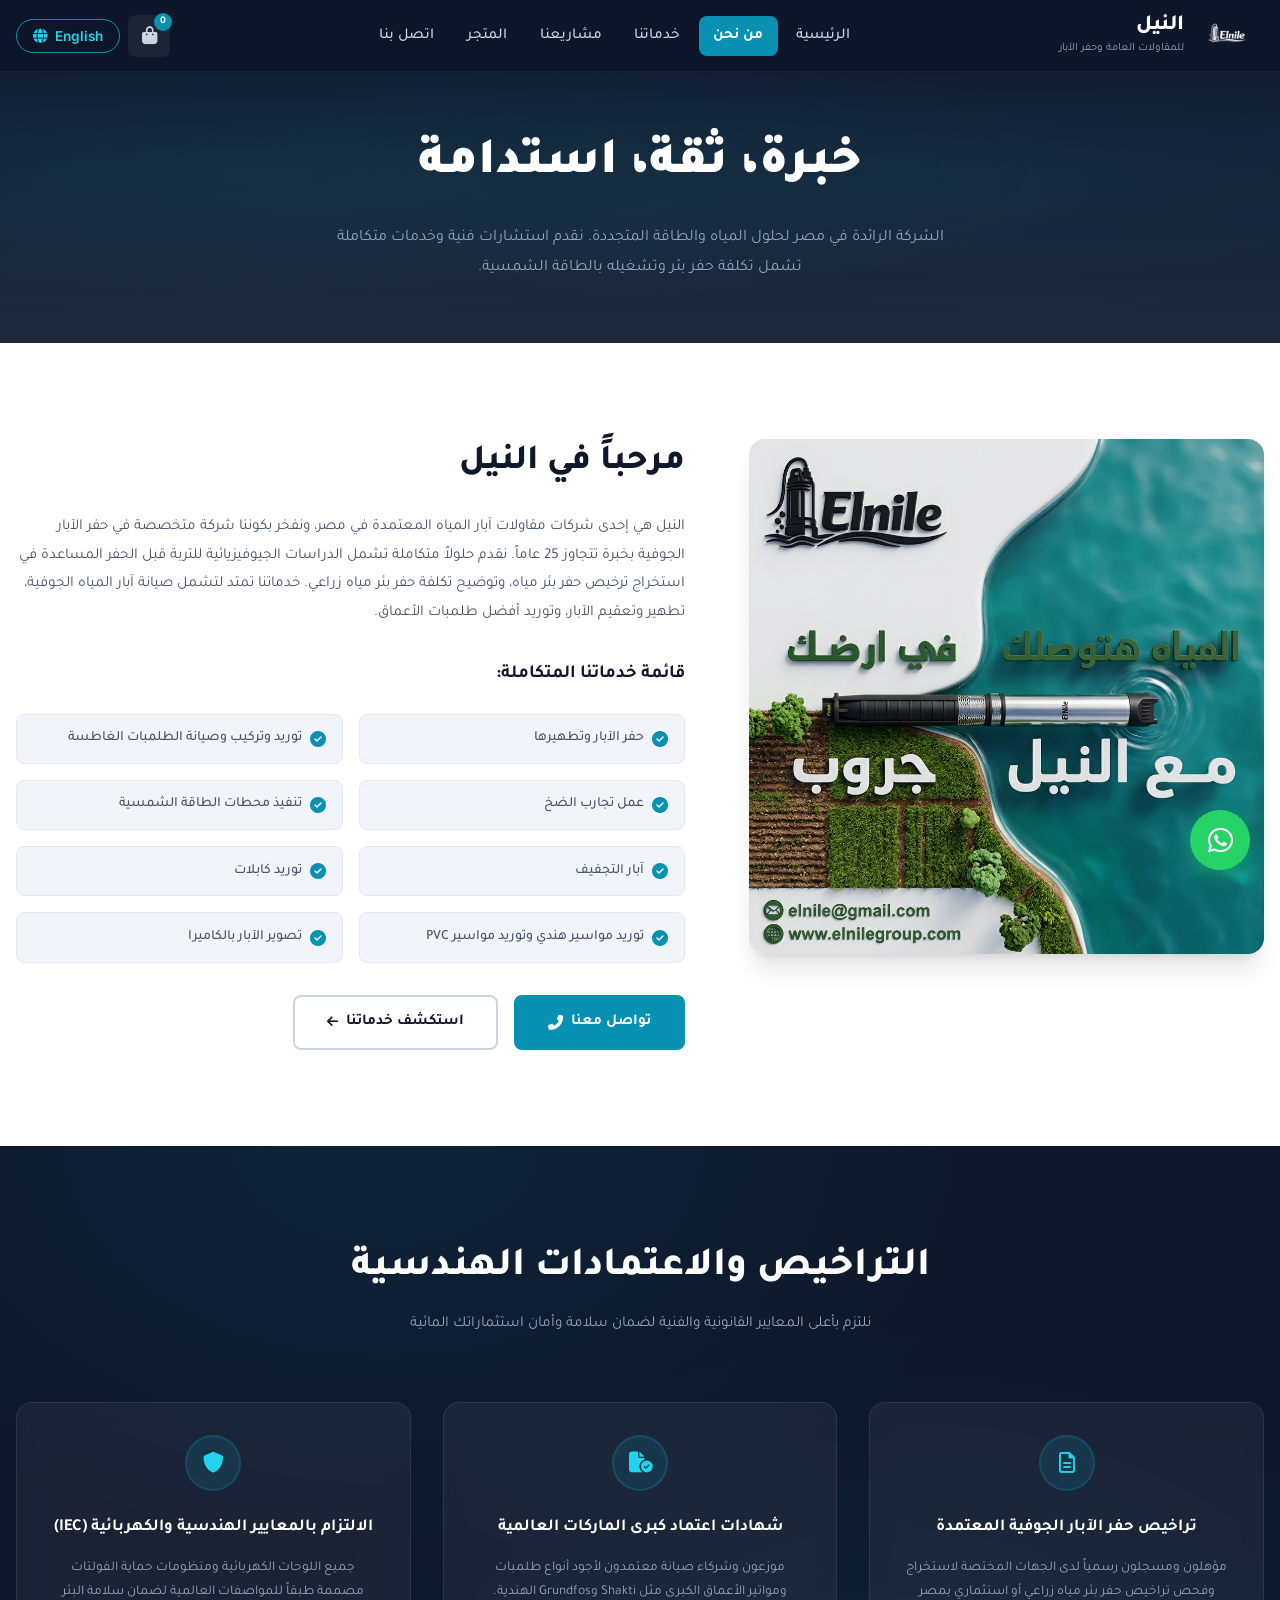
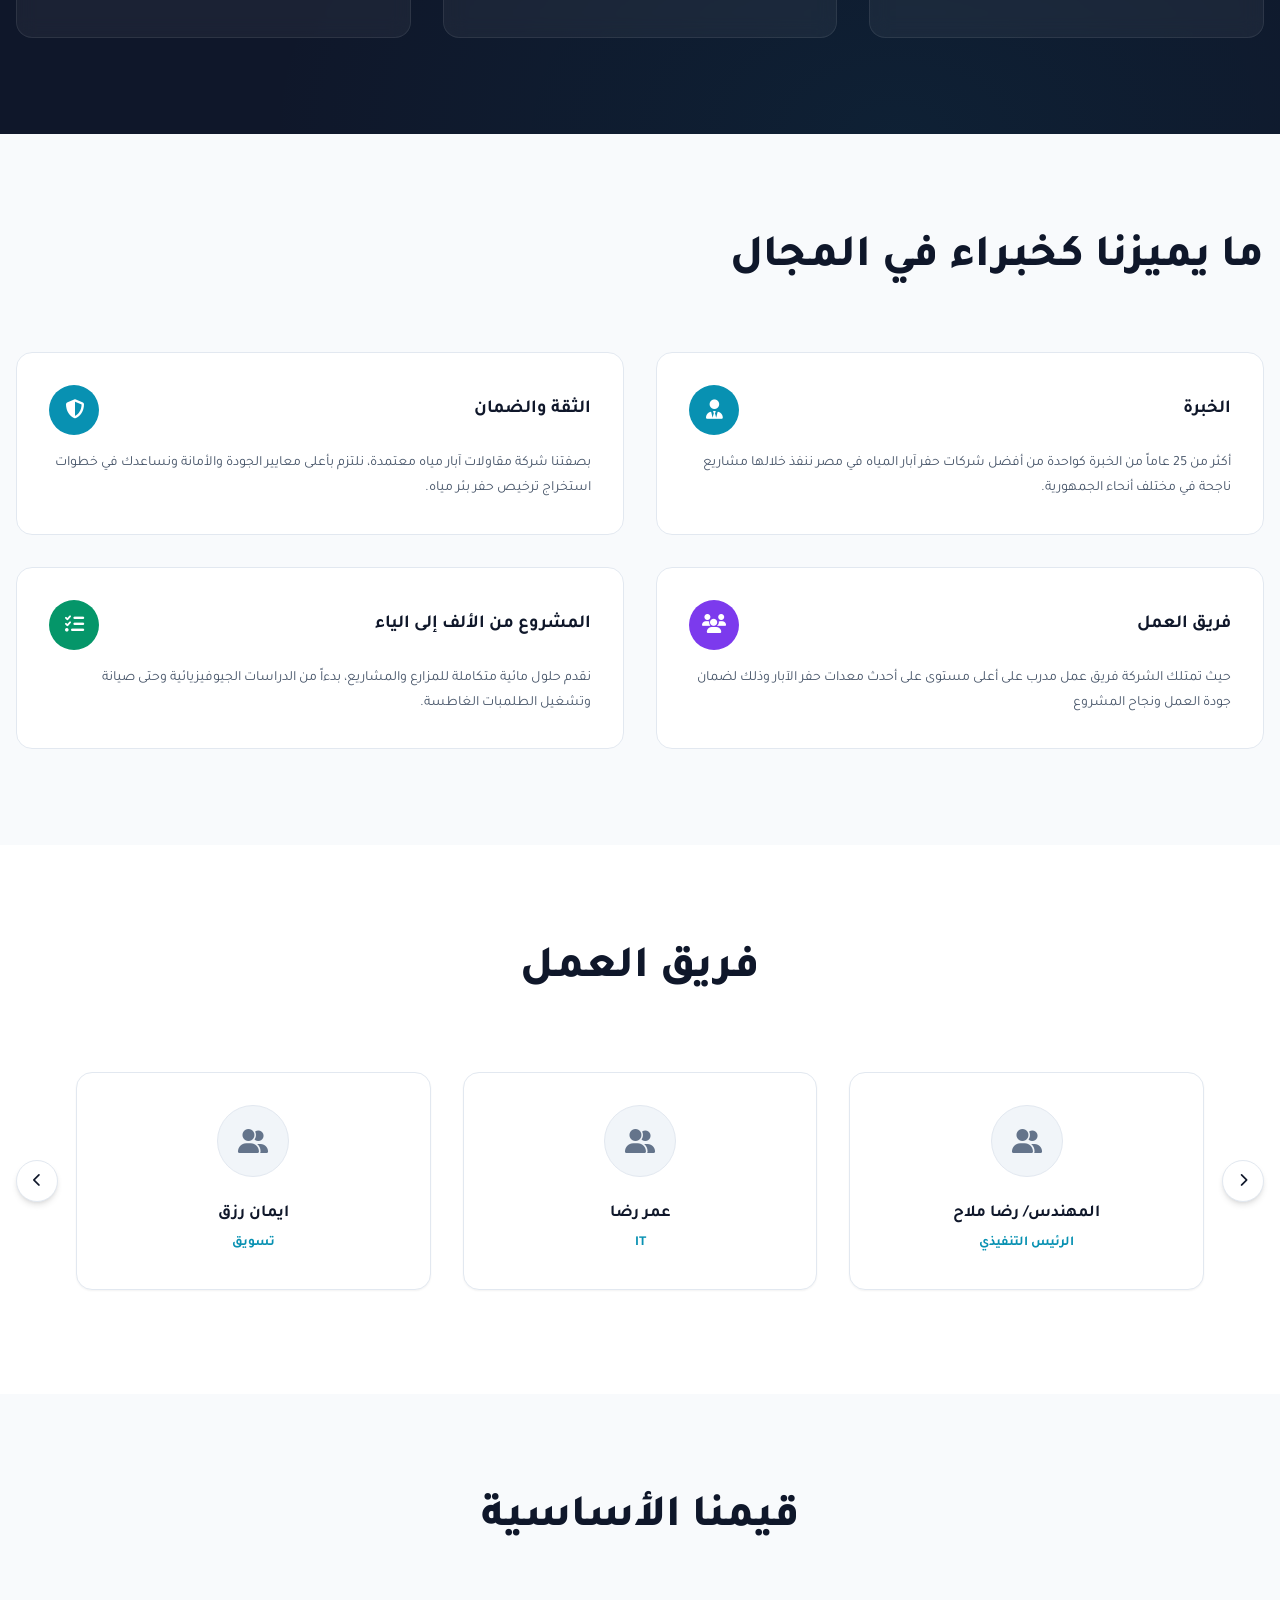
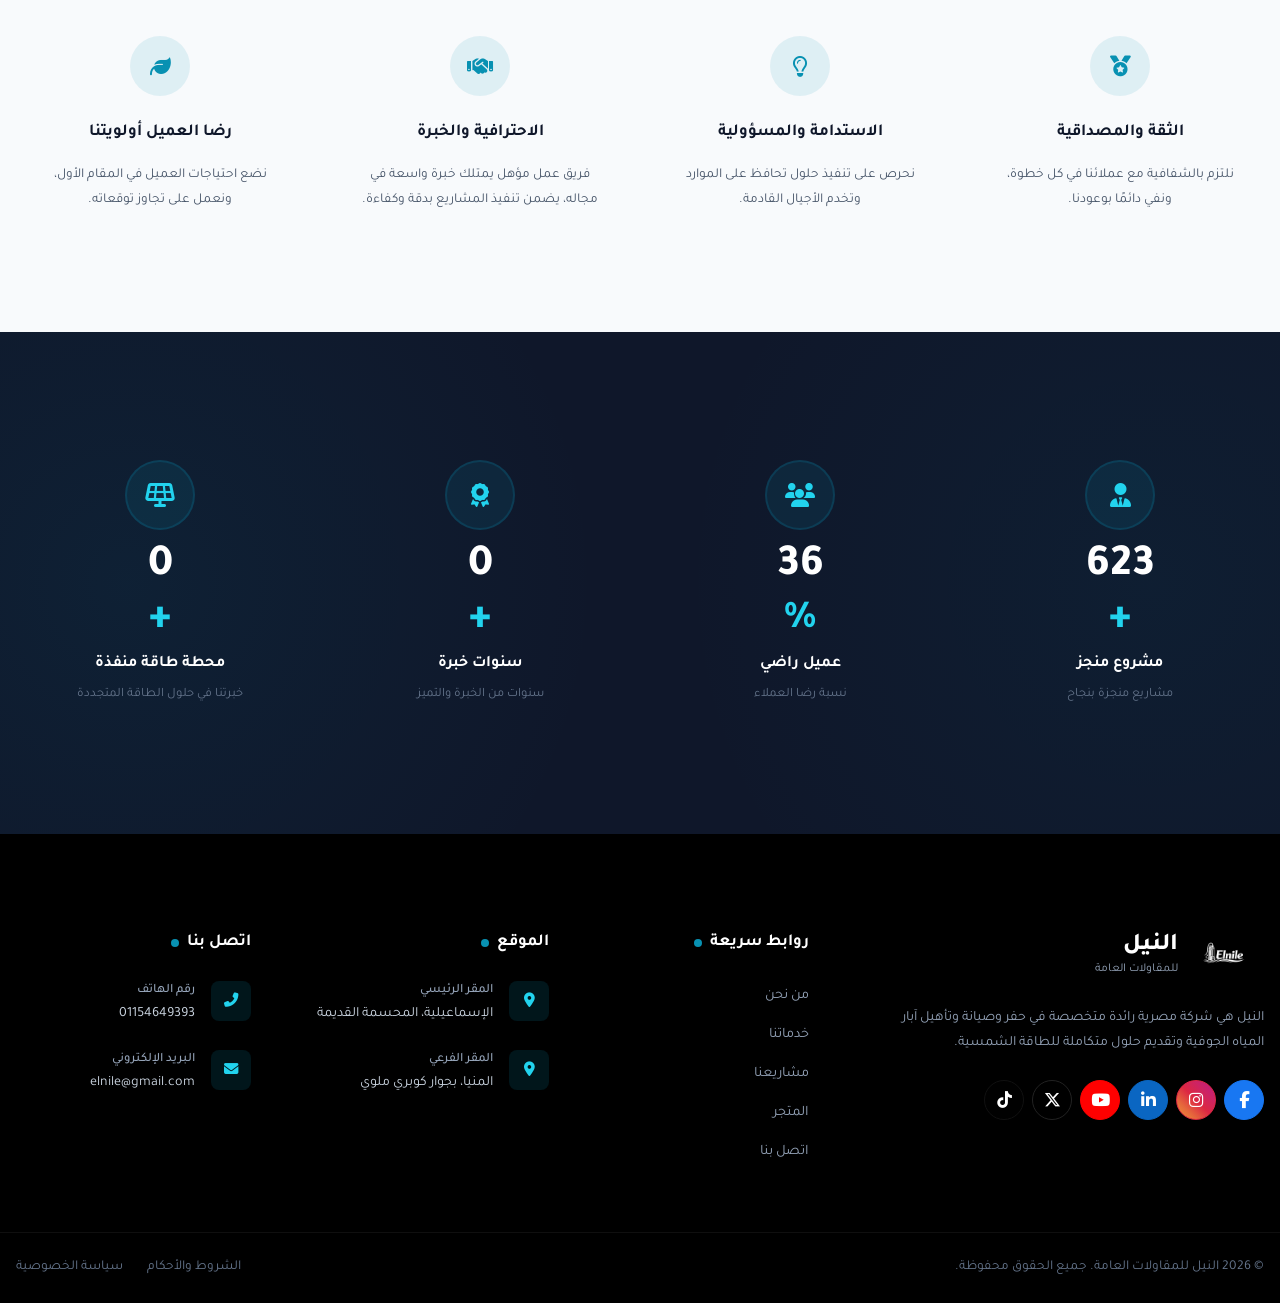
<file: about.html>
<!doctype html>
<html lang="ar" dir="rtl">
  <head>
    <meta charset="UTF-8" />
    <meta name="viewport" content="width=device-width, initial-scale=1.0" />
    <meta
      name="description"
      content="من نحن - النيل للمقاولات العامة وحفر الآبار. خبرة، ثقة، استدامة في حلول المياه والطاقة المتجددة"
    />
    <title>من نحن | النيل للمقاولات العامة وحفر الآبار</title>

    <!-- Google Fonts -->
    <link rel="preconnect" href="https://fonts.googleapis.com" />
    <link rel="preconnect" href="https://fonts.gstatic.com" crossorigin />
    <link
      href="https://fonts.googleapis.com/css2?family=Tajawal:wght@300;400;500;700;800;900&family=Inter:wght@300;400;500;600;700;800&display=swap"
      rel="stylesheet"
    />

    <!-- Font Awesome -->
    <link
      rel="stylesheet"
      href="https://cdnjs.cloudflare.com/ajax/libs/font-awesome/6.5.1/css/all.min.css"
    />

    <link rel="stylesheet" href="css/styles.css" />
    <link rel="stylesheet" href="css/about.css" />
  </head>
  <body>
    <!-- ============ HEADER / NAVIGATION ============ -->
    <header id="main-header" class="header">
      <div class="container">
        <nav class="navbar">
          <a href="index.html" class="logo" id="logo">
            <img
              src="assets/images/logo.png"
              alt="Elnile Logo"
              class="logo-img"
            />
            <div class="logo-text">
              <span class="logo-name" data-ar="النيل" data-en="Elnile"
                >النيل</span
              >
              <span
                class="logo-tagline"
                data-ar="للمقاولات العامة وحفر الآبار"
                data-en="General Contracting & Well Drilling"
                >للمقاولات العامة وحفر الآبار</span
              >
            </div>
          </a>
          <ul class="nav-links" id="nav-links">
            <li>
              <a
                href="index.html"
                class="nav-link"
                data-ar="الرئيسية"
                data-en="Home"
                >الرئيسية</a
              >
            </li>
            <li>
              <a
                href="about.html"
                class="nav-link active"
                data-ar="من نحن"
                data-en="About Us"
                >من نحن</a
              >
            </li>
            <li>
              <a
                href="services.html"
                class="nav-link"
                data-ar="خدماتنا"
                data-en="Services"
                >خدماتنا</a
              >
            </li>
            <li>
              <a
                href="projects.html"
                class="nav-link"
                data-ar="مشاريعنا"
                data-en="Projects"
                >مشاريعنا</a
              >
            </li>
            <li>
              <a
                href="store.html"
                class="nav-link"
                data-ar="المتجر"
                data-en="Store"
                >المتجر</a
              >
            </li>
            <li>
              <a
                href="contact.html"
                class="nav-link"
                data-ar="اتصل بنا"
                data-en="Contact"
                >اتصل بنا</a
              >
            </li>
          </ul>
          <div class="nav-actions">
            <button class="cart-btn" id="cart-btn" aria-label="Shopping Cart">
              <i class="fas fa-shopping-bag"></i>
              <span class="cart-count">0</span>
            </button>
            <button class="lang-btn" id="lang-toggle">
              <span class="lang-text">English</span>
              <i class="fas fa-globe"></i>
            </button>
            <button
              class="mobile-toggle"
              id="mobile-toggle"
              aria-label="Toggle Menu"
            >
              <span class="hamburger-line"></span>
              <span class="hamburger-line"></span>
              <span class="hamburger-line"></span>
            </button>
          </div>
        </nav>
      </div>
    </header>

    <!-- ============ ABOUT PAGE HERO BANNER ============ -->
    <section class="about-hero">
      <div class="about-hero-bg"></div>
      <div class="container">
        <div class="about-hero-content">
          <h1
            class="about-hero-title"
            data-ar="خبرة، ثقة، استدامة"
            data-en="Experience, Trust, Sustainability"
          >
            خبرة، ثقة، استدامة
          </h1>
          <p
            class="about-hero-subtitle"
            data-ar="الشركة الرائدة في مصر لحلول المياه والطاقة المتجددة. نقدم استشارات فنية وخدمات متكاملة تشمل تكلفة حفر بئر وتشغيله بالطاقة الشمسية."
            data-en="The leading company in Egypt for water and renewable energy solutions. We provide technical consultations and integrated services including well drilling and solar energy operation costs."
          >
            الشركة الرائدة في مصر لحلول المياه والطاقة المتجددة. نقدم استشارات
            فنية وخدمات متكاملة تشمل تكلفة حفر بئر وتشغيله بالطاقة الشمسية.
          </p>
        </div>
      </div>
    </section>

    <!-- ============ WELCOME / ABOUT INFO SECTION ============ -->
    <section class="about-welcome-section">
      <div class="container">
        <div class="about-welcome-grid">
          <!-- Image Column -->
          <div class="about-welcome-image">
            <img src="assets/images/about.webp" alt="النيل للمقاولات" />
          </div>
          <!-- Content Column -->
          <div class="about-welcome-content">
            <h2
              class="about-welcome-title"
              data-ar="مرحباً في النيل"
              data-en="Welcome to Elnile"
            >
              مرحباً في النيل
            </h2>
            <p
              class="about-welcome-text"
              data-ar="النيل هي إحدى شركات مقاولات آبار المياه المعتمدة في مصر، ونفخر بكوننا شركة متخصصة في حفر الآبار الجوفية بخبرة تتجاوز 25 عاماً. نقدم حلولاً متكاملة تشمل الدراسات الجيوفيزيائية للتربة قبل الحفر المساعدة في استخراج ترخيص حفر بئر مياه، وتوضيح تكلفة حفر بئر مياه زراعي. خدماتنا تمتد لتشمل صيانة آبار المياه الجوفية، تطهير وتعقيم الآبار، وتوريد أفضل طلمبات الأعماق."
              data-en="Elnile is one of the accredited water well contracting companies in Egypt. We are proud to be a company specialized in groundwater well drilling with over 25 years of experience. We provide integrated solutions including geophysical studies of soil before drilling, assistance in obtaining well drilling permits, and clarifying agricultural water well drilling costs. Our services extend to groundwater well maintenance, well sterilization, and supplying the best deep pumps."
            >
              النيل هي إحدى شركات مقاولات آبار المياه المعتمدة في مصر، ونفخر
              بكوننا شركة متخصصة في حفر الآبار الجوفية بخبرة تتجاوز 25 عاماً.
              نقدم حلولاً متكاملة تشمل الدراسات الجيوفيزيائية للتربة قبل الحفر
              المساعدة في استخراج ترخيص حفر بئر مياه، وتوضيح تكلفة حفر بئر مياه
              زراعي. خدماتنا تمتد لتشمل صيانة آبار المياه الجوفية، تطهير وتعقيم
              الآبار، وتوريد أفضل طلمبات الأعماق.
            </p>

            <h3
              class="services-list-title"
              data-ar="قائمة خدماتنا المتكاملة:"
              data-en="Our Integrated Services List:"
            >
              قائمة خدماتنا المتكاملة:
            </h3>
            <div class="services-checklist">
              <div class="checklist-item">
                <i class="fas fa-check-circle"></i>
                <span
                  data-ar="حفر الآبار وتطهيرها"
                  data-en="Well Drilling & Purification"
                  >حفر الآبار وتطهيرها</span
                >
              </div>
              <div class="checklist-item">
                <i class="fas fa-check-circle"></i>
                <span
                  data-ar="توريد وتركيب وصيانة الطلمبات الغاطسة"
                  data-en="Supply, Install & Maintain Submersible Pumps"
                  >توريد وتركيب وصيانة الطلمبات الغاطسة</span
                >
              </div>
              <div class="checklist-item">
                <i class="fas fa-check-circle"></i>
                <span data-ar="عمل تجارب الضخ" data-en="Pump Testing"
                  >عمل تجارب الضخ</span
                >
              </div>
              <div class="checklist-item">
                <i class="fas fa-check-circle"></i>
                <span
                  data-ar="تنفيذ محطات الطاقة الشمسية"
                  data-en="Solar Power Station Installation"
                  >تنفيذ محطات الطاقة الشمسية</span
                >
              </div>
              <div class="checklist-item">
                <i class="fas fa-check-circle"></i>
                <span data-ar="آبار التجفيف" data-en="Dewatering Wells"
                  >آبار التجفيف</span
                >
              </div>
              <div class="checklist-item">
                <i class="fas fa-check-circle"></i>
                <span data-ar="توريد كابلات" data-en="Cable Supply"
                  >توريد كابلات</span
                >
              </div>
              <div class="checklist-item">
                <i class="fas fa-check-circle"></i>
                <span
                  data-ar="توريد مواسير هندي وتوريد مواسير PVC"
                  data-en="Indian Pipe & PVC Pipe Supply"
                  >توريد مواسير هندي وتوريد مواسير PVC</span
                >
              </div>
              <div class="checklist-item">
                <i class="fas fa-check-circle"></i>
                <span
                  data-ar="تصوير الآبار بالكاميرا"
                  data-en="Well Camera Imaging"
                  >تصوير الآبار بالكاميرا</span
                >
              </div>
            </div>

            <div class="about-welcome-buttons">
              <a
                href="index.html#contact"
                class="btn-primary-about"
                data-ar="تواصل معنا"
                data-en="Contact Us"
              >
                <i class="fas fa-phone-alt"></i>
                تواصل معنا
              </a>
              <a
                href="services.html"
                class="btn-outline-about"
                data-ar="استكشف خدماتنا"
                data-en="Explore Our Services"
              >
                استكشف خدماتنا
                <i class="fas fa-arrow-left"></i>
              </a>
            </div>
          </div>
        </div>
      </div>
    </section>

    <!-- ============ LICENSES & ACCREDITATIONS SECTION ============ -->
    <section class="licenses-section">
      <div class="licenses-bg"></div>
      <div class="container">
        <div class="licenses-header">
          <h2
            class="licenses-title"
            data-ar="التراخيص والاعتمادات الهندسية"
            data-en="Engineering Licenses & Accreditations"
          >
            التراخيص والاعتمادات الهندسية
          </h2>
          <p
            class="licenses-subtitle"
            data-ar="نلتزم بأعلى المعايير القانونية والفنية لضمان سلامة وأمان استثماراتك المائية"
            data-en="We adhere to the highest legal and technical standards to ensure the safety and security of your water investments"
          >
            نلتزم بأعلى المعايير القانونية والفنية لضمان سلامة وأمان استثماراتك
            المائية
          </p>
        </div>
        <div class="licenses-grid">
          <div class="license-card">
            <div class="license-icon">
              <i class="fa-regular fa-file-lines"></i>
            </div>
            <h3
              class="license-title"
              data-ar="تراخيص حفر الآبار الجوفية المعتمدة"
              data-en="Accredited Groundwater Well Drilling Licenses"
            >
              تراخيص حفر الآبار الجوفية المعتمدة
            </h3>
            <p
              class="license-desc"
              data-ar="مؤهلون ومسجلون رسمياً لدى الجهات المختصة لاستخراج وفحص تراخيص حفر بئر مياه زراعي أو استثماري بمصر"
              data-en="Officially qualified and registered with competent authorities to obtain and inspect agricultural or investment water well drilling permits in Egypt"
            >
              مؤهلون ومسجلون رسمياً لدى الجهات المختصة لاستخراج وفحص تراخيص حفر
              بئر مياه زراعي أو استثماري بمصر
            </p>
          </div>
          <div class="license-card">
            <div class="license-icon">
              <i class="fa-solid fa-file-circle-check"></i>
            </div>
            <h3
              class="license-title"
              data-ar="شهادات اعتماد كبرى الماركات العالمية"
              data-en="Major Global Brand Accreditation Certificates"
            >
              شهادات اعتماد كبرى الماركات العالمية
            </h3>
            <p
              class="license-desc"
              data-ar="موزعون وشركاء صيانة معتمدون لأجود أنواع طلمبات ومواتير الأعماق الكبرى مثل Shakti وGrundfos الهندية."
              data-en="Authorized distributors and maintenance partners for the finest deep pumps and motors such as Shakti and Grundfos."
            >
              موزعون وشركاء صيانة معتمدون لأجود أنواع طلمبات ومواتير الأعماق
              الكبرى مثل Shakti وGrundfos الهندية.
            </p>
          </div>
          <div class="license-card">
            <div class="license-icon">
              <i class="fa-solid fa-shield"></i>
            </div>
            <h3
              class="license-title"
              data-ar="الالتزام بالمعايير الهندسية والكهربائية (IEC)"
              data-en="Compliance with Engineering & Electrical Standards (IEC)"
            >
              الالتزام بالمعايير الهندسية والكهربائية (IEC)
            </h3>
            <p
              class="license-desc"
              data-ar="جميع اللوحات الكهربائية ومنظومات حماية الفولتات مصممة طبقاً للمواصفات العالمية لضمان سلامة البئر"
              data-en="All electrical panels and voltage protection systems are designed according to international specifications to ensure well safety"
            >
              جميع اللوحات الكهربائية ومنظومات حماية الفولتات مصممة طبقاً
              للمواصفات العالمية لضمان سلامة البئر
            </p>
          </div>
        </div>
      </div>
    </section>

    <!-- ============ WHAT DISTINGUISHES US SECTION ============ -->
    <section class="distinguishes-section">
      <div class="container">
        <h2
          class="section-title-center"
          data-ar="ما يميزنا كخبراء في المجال"
          data-en="What Distinguishes Us as Field Experts"
        >
          ما يميزنا كخبراء في المجال
        </h2>
        <div class="distinguishes-grid">
          <div class="distinguish-card">
            <div class="distinguish-header">
              <h3 data-ar="الخبرة" data-en="Experience">الخبرة</h3>
              <div class="distinguish-icon">
                <i class="fas fa-user-tie"></i>
              </div>
            </div>
            <p
              data-ar="أكثر من 25 عاماً من الخبرة كواحدة من أفضل شركات حفر آبار المياه في مصر ننفذ خلالها مشاريع ناجحة في مختلف أنحاء الجمهورية."
              data-en="Over 25 years of experience as one of the best water well drilling companies in Egypt, executing successful projects across the country."
            >
              أكثر من 25 عاماً من الخبرة كواحدة من أفضل شركات حفر آبار المياه في
              مصر ننفذ خلالها مشاريع ناجحة في مختلف أنحاء الجمهورية.
            </p>
          </div>
          <div class="distinguish-card">
            <div class="distinguish-header">
              <h3 data-ar="الثقة والضمان" data-en="Trust & Warranty">
                الثقة والضمان
              </h3>
              <div class="distinguish-icon">
                <i class="fas fa-shield-alt"></i>
              </div>
            </div>
            <p
              data-ar="بصفتنا شركة مقاولات آبار مياه معتمدة، نلتزم بأعلى معايير الجودة والأمانة ونساعدك في خطوات استخراج ترخيص حفر بئر مياه."
              data-en="As an accredited water well contracting company, we adhere to the highest quality and integrity standards and help you with well drilling permit steps."
            >
              بصفتنا شركة مقاولات آبار مياه معتمدة، نلتزم بأعلى معايير الجودة
              والأمانة ونساعدك في خطوات استخراج ترخيص حفر بئر مياه.
            </p>
          </div>
          <div class="distinguish-card">
            <div class="distinguish-header">
              <h3 data-ar="فريق العمل" data-en="Our Team">فريق العمل</h3>
              <div class="distinguish-icon icon-purple">
                <i class="fas fa-users"></i>
              </div>
            </div>
            <p
              data-ar="حيث تمتلك الشركة فريق عمل مدرب على أعلى مستوى على أحدث معدات حفر الآبار وذلك لضمان جودة العمل ونجاح المشروع"
              data-en="The company has a team trained at the highest level on the latest well drilling equipment to ensure work quality and project success"
            >
              حيث تمتلك الشركة فريق عمل مدرب على أعلى مستوى على أحدث معدات حفر
              الآبار وذلك لضمان جودة العمل ونجاح المشروع
            </p>
          </div>
          <div class="distinguish-card">
            <div class="distinguish-header">
              <h3
                data-ar="المشروع من الألف إلى الياء"
                data-en="Complete Project Management"
              >
                المشروع من الألف إلى الياء
              </h3>
              <div class="distinguish-icon icon-green">
                <i class="fas fa-tasks"></i>
              </div>
            </div>
            <p
              data-ar="نقدم حلول مائية متكاملة للمزارع والمشاريع، بدءاً من الدراسات الجيوفيزيائية وحتى صيانة وتشغيل الطلمبات الغاطسة."
              data-en="We provide integrated water solutions for farms and projects, from geophysical studies to maintenance and operation of submersible pumps."
            >
              نقدم حلول مائية متكاملة للمزارع والمشاريع، بدءاً من الدراسات
              الجيوفيزيائية وحتى صيانة وتشغيل الطلمبات الغاطسة.
            </p>
          </div>
        </div>
      </div>
    </section>

    <!-- ============ OUR TEAM SECTION ============ -->
    <section class="team-section">
      <div class="container">
        <h2 class="section-title-center" data-ar="فريق العمل" data-en="Our Team">
          فريق العمل
        </h2>
        <div class="team-carousel">
          <button
            class="team-arrow team-arrow-prev"
            id="team-prev"
            aria-label="Previous"
          >
            <i class="fas fa-chevron-right"></i>
          </button>
          <div class="team-track" id="team-track">
            <div class="team-card">
              <div class="team-avatar">
                <i class="fas fa-user-group"></i>
              </div>
              <h3
                class="team-name"
                data-ar="المهندس/ رضا ملاح"
                data-en="Eng. Reda Mallah"
              >
                المهندس/ رضا ملاح
              </h3>
              <span class="team-role" data-ar="الرئيس التنفيذي" data-en="CEO"
                >الرئيس التنفيذي</span
              >
            </div>
            <div class="team-card">
              <div class="team-avatar">
                <i class="fas fa-user-group"></i>
              </div>
              <h3 class="team-name" data-ar="عمر رضا" data-en="Omar Reda">
                عمر رضا
              </h3>
              <span class="team-role" data-ar="IT" data-en="IT">IT</span>
            </div>
            <div class="team-card">
              <div class="team-avatar">
                <i class="fas fa-user-group"></i>
              </div>
              <h3 class="team-name" data-ar="ايمان رزق" data-en="Eman Rezk">
                ايمان رزق
              </h3>
              <span class="team-role" data-ar="تسويق" data-en="Marketing"
                >تسويق</span
              >
            </div>
          </div>
          <button
            class="team-arrow team-arrow-next"
            id="team-next"
            aria-label="Next"
          >
            <i class="fas fa-chevron-left"></i>
          </button>
        </div>
      </div>
    </section>

    <!-- ============ CORE VALUES SECTION ============ -->
    <section class="values-section">
      <div class="container">
        <h2
          class="section-title-center"
          data-ar="قيمنا الأساسية"
          data-en="Our Core Values"
        >
          قيمنا الأساسية
        </h2>
        <div class="values-grid">
          <div class="value-card">
            <div class="value-icon">
              <i class="fas fa-medal"></i>
            </div>
            <h3
              class="value-title"
              data-ar="الثقة والمصداقية"
              data-en="Trust & Credibility"
            >
              الثقة والمصداقية
            </h3>
            <p
              class="value-desc"
              data-ar="نلتزم بالشفافية مع عملائنا في كل خطوة، ونفي دائمًا بوعودنا."
              data-en="We are committed to transparency with our clients at every step, and we always keep our promises."
            >
              نلتزم بالشفافية مع عملائنا في كل خطوة، ونفي دائمًا بوعودنا.
            </p>
          </div>
          <div class="value-card">
            <div class="value-icon">
              <i class="far fa-lightbulb"></i>
            </div>
            <h3
              class="value-title"
              data-ar="الاستدامة والمسؤولية"
              data-en="Sustainability & Responsibility"
            >
              الاستدامة والمسؤولية
            </h3>
            <p
              class="value-desc"
              data-ar="نحرص على تنفيذ حلول تحافظ على الموارد وتخدم الأجيال القادمة."
              data-en="We strive to implement solutions that preserve resources and serve future generations."
            >
              نحرص على تنفيذ حلول تحافظ على الموارد وتخدم الأجيال القادمة.
            </p>
          </div>
          <div class="value-card">
            <div class="value-icon">
              <i class="fas fa-handshake"></i>
            </div>
            <h3
              class="value-title"
              data-ar="الاحترافية والخبرة"
              data-en="Professionalism & Expertise"
            >
              الاحترافية والخبرة
            </h3>
            <p
              class="value-desc"
              data-ar="فريق عمل مؤهل يمتلك خبرة واسعة في مجاله، يضمن تنفيذ المشاريع بدقة وكفاءة."
              data-en="A qualified team with extensive experience in its field, ensuring projects are executed with precision and efficiency."
            >
              فريق عمل مؤهل يمتلك خبرة واسعة في مجاله، يضمن تنفيذ المشاريع بدقة
              وكفاءة.
            </p>
          </div>
          <div class="value-card">
            <div class="value-icon">
              <i class="fas fa-leaf"></i>
            </div>
            <h3
              class="value-title"
              data-ar="رضا العميل أولويتنا"
              data-en="Client Satisfaction First"
            >
              رضا العميل أولويتنا
            </h3>
            <p
              class="value-desc"
              data-ar="نضع احتياجات العميل في المقام الأول، ونعمل على تجاوز توقعاته."
              data-en="We put the client's needs first and work to exceed their expectations."
            >
              نضع احتياجات العميل في المقام الأول، ونعمل على تجاوز توقعاته.
            </p>
          </div>
        </div>
      </div>
    </section>

    <!-- ============ ABOUT PAGE STATS (DARK) ============ -->
    <section class="about-stats-section">
      <div class="container">
        <div class="about-stats-grid">
          <div class="about-stat" data-target="989">
            <div class="about-stat-icon"><i class="fas fa-user-tie"></i></div>
            <span class="about-stat-number">0</span
            ><span class="about-stat-suffix">+</span>
            <p
              class="about-stat-label"
              data-ar="مشروع منجز"
              data-en="Completed Projects"
            >
              مشروع منجز
            </p>
            <span
              class="about-stat-sub"
              data-ar="مشاريع منجزة بنجاح"
              data-en="Successfully completed projects"
              >مشاريع منجزة بنجاح</span
            >
          </div>
          <div class="about-stat" data-target="98" data-suffix="%">
            <div class="about-stat-icon"><i class="fas fa-users"></i></div>
            <span class="about-stat-number">0</span
            ><span class="about-stat-suffix">%</span>
            <p
              class="about-stat-label"
              data-ar="عميل راضي"
              data-en="Client Satisfaction"
            >
              عميل راضي
            </p>
            <span
              class="about-stat-sub"
              data-ar="نسبة رضا العملاء"
              data-en="Client satisfaction rate"
              >نسبة رضا العملاء</span
            >
          </div>
          <div class="about-stat" data-target="27">
            <div class="about-stat-icon"><i class="fas fa-award"></i></div>
            <span class="about-stat-number">0</span
            ><span class="about-stat-suffix">+</span>
            <p
              class="about-stat-label"
              data-ar="سنوات خبرة"
              data-en="Years of Experience"
            >
              سنوات خبرة
            </p>
            <span
              class="about-stat-sub"
              data-ar="سنوات من الخبرة والتميز"
              data-en="Years of experience and excellence"
              >سنوات من الخبرة والتميز</span
            >
          </div>
          <div class="about-stat" data-target="150">
            <div class="about-stat-icon">
              <i class="fas fa-solar-panel"></i>
            </div>
            <span class="about-stat-number">0</span
            ><span class="about-stat-suffix">+</span>
            <p
              class="about-stat-label"
              data-ar="محطة طاقة منفذة"
              data-en="Power Stations Built"
            >
              محطة طاقة منفذة
            </p>
            <span
              class="about-stat-sub"
              data-ar="خبرتنا في حلول الطاقة المتجددة"
              data-en="Our expertise in renewable energy solutions"
              >خبرتنا في حلول الطاقة المتجددة</span
            >
          </div>
        </div>
      </div>
    </section>

    <!-- ============ FOOTER ============ -->
    <footer id="contact" class="footer">
      <div class="container">
        <div class="footer-grid">
          <div class="footer-col footer-about">
            <a href="index.html" class="footer-logo">
              <img
                src="assets/images/logo.png"
                alt="Elnile Logo"
                class="footer-logo-img"
              />
              <div class="footer-logo-text">
                <span class="footer-logo-name" data-ar="النيل" data-en="Elnile"
                  >النيل</span
                >
                <span
                  class="footer-logo-tagline"
                  data-ar="للمقاولات العامة"
                  data-en="General Contracting"
                  >للمقاولات العامة</span
                >
              </div>
            </a>
            <p
              class="footer-desc"
              data-ar="النيل هي شركة مصرية رائدة متخصصة في حفر وصيانة وتأهيل آبار المياه الجوفية وتقديم حلول متكاملة للطاقة الشمسية."
              data-en="Elnile is a leading Egyptian company specializing in drilling, maintaining and rehabilitating groundwater wells and providing integrated solar energy solutions."
            >
              النيل هي شركة مصرية رائدة متخصصة في حفر وصيانة وتأهيل آبار المياه
              الجوفية وتقديم حلول متكاملة للطاقة الشمسية.
            </p>
            <div class="footer-social">
              <a href="#" class="social-link" aria-label="Facebook"
                ><i class="fab fa-facebook-f"></i
              ></a>
              <a href="#" class="social-link" aria-label="Instagram"
                ><i class="fab fa-instagram"></i
              ></a>
              <a href="#" class="social-link" aria-label="LinkedIn"
                ><i class="fab fa-linkedin-in"></i
              ></a>
              <a href="#" class="social-link" aria-label="YouTube"
                ><i class="fab fa-youtube"></i
              ></a>
              <a href="#" class="social-link" aria-label="X (Twitter)"
                ><i class="fab fa-x-twitter"></i
              ></a>
              <a href="#" class="social-link" aria-label="TikTok"
                ><i class="fab fa-tiktok"></i
              ></a>
            </div>
          </div>
          <div class="footer-col">
            <h3
              class="footer-heading"
              data-ar="روابط سريعة"
              data-en="Quick Links"
            >
              <span class="heading-dot"></span>
              روابط سريعة
            </h3>
            <ul class="footer-links">
              <li>
                <a href="about.html" data-ar="من نحن" data-en="About Us"
                  >من نحن</a
                >
              </li>
              <li>
                <a href="services.html" data-ar="خدماتنا" data-en="Our Services"
                  >خدماتنا</a
                >
              </li>
              <li>
                <a
                  href="projects.html"
                  data-ar="مشاريعنا"
                  data-en="Our Projects"
                  >مشاريعنا</a
                >
              </li>
              <li>
                <a href="store.html" data-ar="المتجر" data-en="Store">المتجر</a>
              </li>
              <li>
                <a href="contact.html" data-ar="اتصل بنا" data-en="Contact Us"
                  >اتصل بنا</a
                >
              </li>
            </ul>
          </div>
          <div class="footer-col">
            <h3 class="footer-heading" data-ar="الموقع" data-en="Location">
              <span class="heading-dot"></span>
              الموقع
            </h3>
            <div class="footer-contact-list">
              <div class="contact-item">
                <div class="contact-icon">
                  <i class="fas fa-map-marker-alt"></i>
                </div>
                <div class="contact-text">
                  <span
                    class="contact-label"
                    data-ar="المقر الرئيسي"
                    data-en="Main Office"
                    >المقر الرئيسي</span
                  >
                  <p
                    data-ar="الإسماعيلية، المحسمة القديمة"
                    data-en="Ismailia, Old Mahsama"
                  >
                    الإسماعيلية، المحسمة القديمة
                  </p>
                </div>
              </div>
              <div class="contact-item">
                <div class="contact-icon">
                  <i class="fas fa-map-marker-alt"></i>
                </div>
                <div class="contact-text">
                  <span
                    class="contact-label"
                    data-ar="المقر الفرعي"
                    data-en="Branch Office"
                    >المقر الفرعي</span
                  >
                  <p
                    data-ar="المنيا، بجوار كوبري ملوي"
                    data-en="Minya, next to Mallawi Bridge"
                  >
                    المنيا، بجوار كوبري ملوي
                  </p>
                </div>
              </div>
            </div>
          </div>
          <div class="footer-col">
            <h3 class="footer-heading" data-ar="اتصل بنا" data-en="Contact Us">
              <span class="heading-dot"></span>
              اتصل بنا
            </h3>
            <div class="footer-contact-list">
              <div class="contact-item">
                <div class="contact-icon"><i class="fas fa-phone-alt"></i></div>
                <div class="contact-text">
                  <span
                    class="contact-label"
                    data-ar="رقم الهاتف"
                    data-en="Phone Number"
                    >رقم الهاتف</span
                  >
                  <a href="tel:01154649393" dir="ltr">01154649393</a>
                </div>
              </div>
              <div class="contact-item">
                <div class="contact-icon"><i class="fas fa-envelope"></i></div>
                <div class="contact-text">
                  <span
                    class="contact-label"
                    data-ar="البريد الإلكتروني"
                    data-en="Email"
                    >البريد الإلكتروني</span
                  >
                  <a href="mailto:elnile@gmail.com" dir="ltr"
                    >elnile@gmail.com</a
                  >
                </div>
              </div>
            </div>
          </div>
        </div>
      </div>
      <div class="footer-bottom">
        <div class="container">
          <div class="footer-bottom-content">
            <p
              class="copyright"
              data-ar="© 2026 النيل للمقاولات العامة. جميع الحقوق محفوظة."
              data-en="© 2026 Elnile General Contracting. All rights reserved."
            >
              © 2026 النيل للمقاولات العامة. جميع الحقوق محفوظة.
            </p>
            <div class="footer-bottom-links">
              <a href="#" data-ar="الشروط والأحكام" data-en="Terms & Conditions"
                >الشروط والأحكام</a
              >
              <a href="#" data-ar="سياسة الخصوصية" data-en="Privacy Policy"
                >سياسة الخصوصية</a
              >
            </div>
          </div>
        </div>
      </div>
    </footer>

    <!-- WhatsApp -->
    <a
      href="https://wa.me/201154649393"
      class="whatsapp-float"
      id="whatsapp-btn"
      target="_blank"
      rel="noopener noreferrer"
      aria-label="WhatsApp"
    >
      <i class="fab fa-whatsapp"></i>
    </a>

    <script src="js/script.js"></script>
    <script src="js/about.js"></script>
  </body>
</html>
</file>
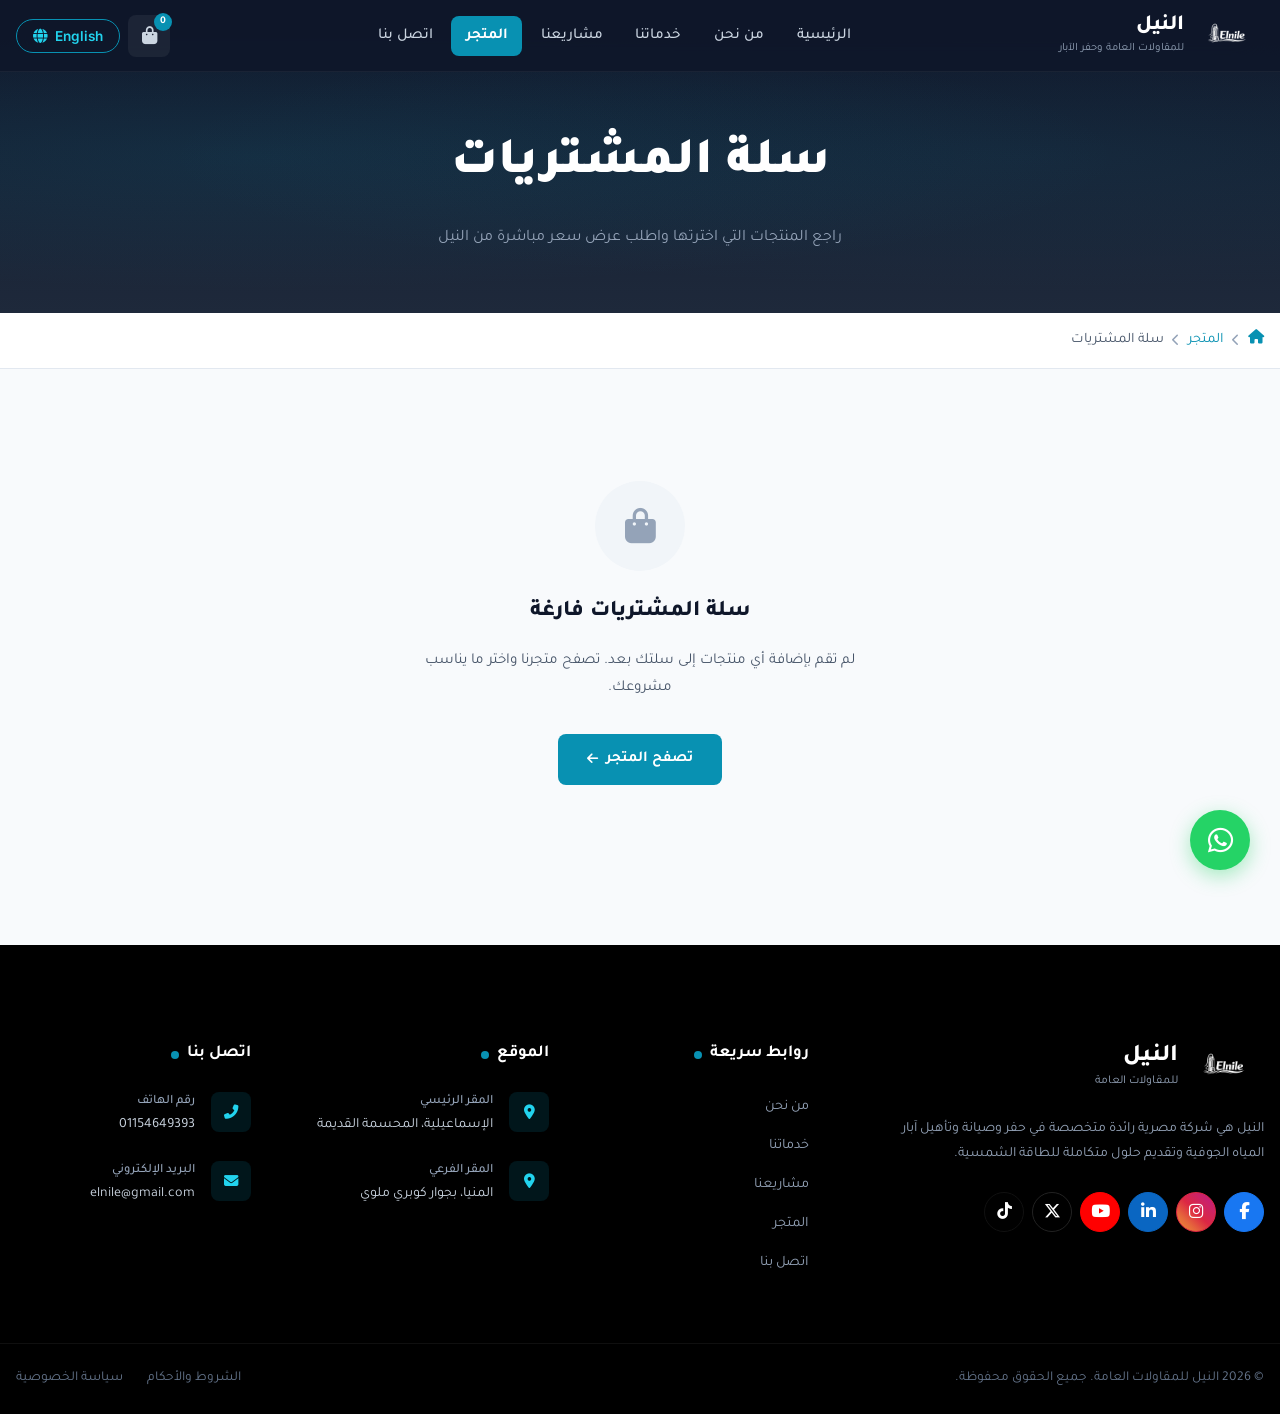
<file: cart.html>
<!DOCTYPE html>
<html lang="ar" dir="rtl">
<head>
    <meta charset="UTF-8">
    <meta name="viewport" content="width=device-width, initial-scale=1.0">
    <meta name="description" content="سلة المشتريات - النيل للمقاولات العامة وحفر الآبار.">
    <title>سلة المشتريات | النيل للمقاولات العامة وحفر الآبار</title>

    <link rel="preconnect" href="https://fonts.googleapis.com">
    <link rel="preconnect" href="https://fonts.gstatic.com" crossorigin>
    <link href="https://fonts.googleapis.com/css2?family=Tajawal:wght@300;400;500;700;800;900&family=Inter:wght@300;400;500;600;700;800&display=swap" rel="stylesheet">
    <link rel="stylesheet" href="https://cdnjs.cloudflare.com/ajax/libs/font-awesome/6.5.1/css/all.min.css">

    <link rel="stylesheet" href="css/styles.css">
    <link rel="stylesheet" href="css/store.css">
    <link rel="stylesheet" href="css/store-catalog.css">
    <link rel="stylesheet" href="css/cart.css">
</head>
<body>

    <!-- ============ HEADER ============ -->
    <header id="main-header" class="header">
        <div class="container">
            <nav class="navbar">
                <a href="index.html" class="logo" id="logo">
                    <img src="assets/images/logo.png" alt="Elnile Logo" class="logo-img">
                    <div class="logo-text">
                        <span class="logo-name" data-ar="النيل" data-en="Elnile">النيل</span>
                        <span class="logo-tagline" data-ar="للمقاولات العامة وحفر الآبار" data-en="General Contracting & Well Drilling">للمقاولات العامة وحفر الآبار</span>
                    </div>
                </a>
                <ul class="nav-links" id="nav-links">
                    <li><a href="index.html" class="nav-link" data-ar="الرئيسية" data-en="Home">الرئيسية</a></li>
                    <li><a href="about.html" class="nav-link" data-ar="من نحن" data-en="About Us">من نحن</a></li>
                    <li>
                        <a href="services.html" class="nav-link" data-ar="خدماتنا" data-en="Services">خدماتنا</a>
                    </li>
                    <li><a href="projects.html" class="nav-link" data-ar="مشاريعنا" data-en="Projects">مشاريعنا</a></li>
                    <li><a href="store.html" class="nav-link active" data-ar="المتجر" data-en="Store">المتجر</a></li>
                    <li><a href="contact.html" class="nav-link" data-ar="اتصل بنا" data-en="Contact">اتصل بنا</a></li>
                </ul>
                <div class="nav-actions">
                    <button class="cart-btn" id="cart-btn" aria-label="Shopping Cart">
                        <i class="fas fa-shopping-bag"></i>
                        <span class="cart-count">0</span>
                    </button>
                    <button class="lang-btn" id="lang-toggle">
                        <span class="lang-text">English</span>
                        <i class="fas fa-globe"></i>
                    </button>
                    <button class="mobile-toggle" id="mobile-toggle" aria-label="Toggle Menu">
                        <span class="hamburger-line"></span>
                        <span class="hamburger-line"></span>
                        <span class="hamburger-line"></span>
                    </button>
                </div>
            </nav>
        </div>
    </header>

    <!-- ============ CART HERO BANNER ============ -->
    <section class="store-hero">
        <div class="store-hero-bg"></div>
        <div class="container">
            <div class="store-hero-content">
                <h1 class="store-hero-title" data-ar="سلة المشتريات" data-en="Shopping Cart">سلة المشتريات</h1>
                <p class="store-hero-subtitle" data-ar="راجع المنتجات التي اخترتها واطلب عرض سعر مباشرة من النيل" data-en="Review the products you selected and request a quote directly from Elnile">
                    راجع المنتجات التي اخترتها واطلب عرض سعر مباشرة من النيل
                </p>
            </div>
        </div>
    </section>

    <!-- ============ BREADCRUMB ============ -->
    <div class="breadcrumb-container">
        <div class="container">
            <div class="breadcrumb-bar">
                <a href="index.html"><i class="fas fa-home"></i></a>
                <i class="fas fa-chevron-left breadcrumb-separator"></i>
                <a href="store.html" data-ar="المتجر" data-en="Store">المتجر</a>
                <i class="fas fa-chevron-left breadcrumb-separator"></i>
                <span data-ar="سلة المشتريات" data-en="Shopping Cart">سلة المشتريات</span>
            </div>
        </div>
    </div>

    <!-- ============ CART SECTION ============ -->
    <section class="cart-section">
        <div class="container">

            <!-- Cart with items -->
            <div class="cart-layout" id="cart-layout" hidden>
                <!-- Items column -->
                <div class="cart-items-col">
                    <div class="cart-items-header">
                        <h2 class="cart-items-title" data-ar="منتجاتك" data-en="Your Items">منتجاتك</h2>
                        <button class="cart-clear-btn" id="cart-clear-btn">
                            <i class="fas fa-trash-alt"></i>
                            <span data-ar="إفراغ السلة" data-en="Clear Cart">إفراغ السلة</span>
                        </button>
                    </div>
                    <div class="cart-items-list" id="cart-items-list"></div>
                </div>

                <!-- Summary column -->
                <aside class="cart-summary-col">
                    <div class="cart-summary-card">
                        <h3 class="cart-summary-title" data-ar="ملخص الطلب" data-en="Order Summary">ملخص الطلب</h3>
                        <div class="cart-summary-row">
                            <span data-ar="عدد الأصناف" data-en="Distinct Items">عدد الأصناف</span>
                            <span id="summary-distinct">0</span>
                        </div>
                        <div class="cart-summary-row">
                            <span data-ar="إجمالي القطع" data-en="Total Quantity">إجمالي القطع</span>
                            <span id="summary-total">0</span>
                        </div>
                        <div class="cart-summary-divider"></div>
                        <div class="cart-summary-note">
                            <i class="fas fa-info-circle"></i>
                            <span data-ar="الأسعار تُحدد عند الطلب. اطلب عرض سعر وسيتواصل معك فريق النيل بأفضل الأسعار." data-en="Prices are set upon request. Request a quote and the Elnile team will contact you with the best prices.">الأسعار تُحدد عند الطلب. اطلب عرض سعر وسيتواصل معك فريق النيل بأفضل الأسعار.</span>
                        </div>
                        <a href="#" class="cart-quote-btn" id="cart-quote-btn" target="_blank" rel="noopener noreferrer">
                            <i class="fab fa-whatsapp"></i>
                            <span data-ar="اطلب عرض سعر" data-en="Request a Quote">اطلب عرض سعر</span>
                        </a>
                        <a href="store.html" class="cart-continue-btn">
                            <i class="fas fa-arrow-right"></i>
                            <span data-ar="متابعة التسوق" data-en="Continue Shopping">متابعة التسوق</span>
                        </a>
                    </div>
                </aside>
            </div>

            <!-- Empty cart state -->
            <div class="cart-empty" id="cart-empty" hidden>
                <div class="cart-empty-icon"><i class="fas fa-shopping-bag"></i></div>
                <h2 class="cart-empty-title" data-ar="سلة المشتريات فارغة" data-en="Your Cart is Empty">سلة المشتريات فارغة</h2>
                <p class="cart-empty-text" data-ar="لم تقم بإضافة أي منتجات إلى سلتك بعد. تصفح متجرنا واختر ما يناسب مشروعك." data-en="You haven't added any products to your cart yet. Browse our store and choose what suits your project.">
                    لم تقم بإضافة أي منتجات إلى سلتك بعد. تصفح متجرنا واختر ما يناسب مشروعك.
                </p>
                <a href="store.html" class="cart-empty-btn">
                    <span data-ar="تصفح المتجر" data-en="Browse Store">تصفح المتجر</span>
                    <i class="fas fa-arrow-left"></i>
                </a>
            </div>

        </div>
    </section>

    <!-- ============ FOOTER ============ -->
    <footer id="contact" class="footer">
        <div class="container">
            <div class="footer-grid">
                <div class="footer-col footer-about">
                    <a href="index.html" class="footer-logo">
                        <img src="assets/images/logo.png" alt="Elnile Logo" class="footer-logo-img">
                        <div class="footer-logo-text">
                            <span class="footer-logo-name" data-ar="النيل" data-en="Elnile">النيل</span>
                            <span class="footer-logo-tagline" data-ar="للمقاولات العامة" data-en="General Contracting">للمقاولات العامة</span>
                        </div>
                    </a>
                    <p class="footer-desc" data-ar="النيل هي شركة مصرية رائدة متخصصة في حفر وصيانة وتأهيل آبار المياه الجوفية وتقديم حلول متكاملة للطاقة الشمسية." data-en="Elnile is a leading Egyptian company specializing in drilling, maintaining and rehabilitating groundwater wells and providing integrated solar energy solutions.">
                        النيل هي شركة مصرية رائدة متخصصة في حفر وصيانة وتأهيل آبار المياه الجوفية وتقديم حلول متكاملة للطاقة الشمسية.
                    </p>
                    <div class="footer-social">
                        <a href="#" class="social-link" aria-label="Facebook"><i class="fab fa-facebook-f"></i></a>
                        <a href="#" class="social-link" aria-label="Instagram"><i class="fab fa-instagram"></i></a>
                        <a href="#" class="social-link" aria-label="LinkedIn"><i class="fab fa-linkedin-in"></i></a>
                        <a href="#" class="social-link" aria-label="YouTube"><i class="fab fa-youtube"></i></a>
                        <a href="#" class="social-link" aria-label="X (Twitter)"><i class="fab fa-x-twitter"></i></a>
                        <a href="#" class="social-link" aria-label="TikTok"><i class="fab fa-tiktok"></i></a>
                    </div>
                </div>
                <div class="footer-col">
                    <h3 class="footer-heading" data-ar="روابط سريعة" data-en="Quick Links"><span class="heading-dot"></span>روابط سريعة</h3>
                    <ul class="footer-links">
                        <li><a href="about.html" data-ar="من نحن" data-en="About Us">من نحن</a></li>
                        <li><a href="services.html" data-ar="خدماتنا" data-en="Our Services">خدماتنا</a></li>
                        <li><a href="projects.html" data-ar="مشاريعنا" data-en="Our Projects">مشاريعنا</a></li>
                        <li><a href="store.html" data-ar="المتجر" data-en="Store">المتجر</a></li>
                        <li><a href="contact.html" data-ar="اتصل بنا" data-en="Contact Us">اتصل بنا</a></li>
                    </ul>
                </div>
                <div class="footer-col">
                    <h3 class="footer-heading" data-ar="الموقع" data-en="Location"><span class="heading-dot"></span>الموقع</h3>
                    <div class="footer-contact-list">
                        <div class="contact-item">
                            <div class="contact-icon"><i class="fas fa-map-marker-alt"></i></div>
                            <div class="contact-text">
                                <span class="contact-label" data-ar="المقر الرئيسي" data-en="Main Office">المقر الرئيسي</span>
                                <p data-ar="الإسماعيلية، المحسمة القديمة" data-en="Ismailia, Old Mahsama">الإسماعيلية، المحسمة القديمة</p>
                            </div>
                        </div>
                        <div class="contact-item">
                            <div class="contact-icon"><i class="fas fa-map-marker-alt"></i></div>
                            <div class="contact-text">
                                <span class="contact-label" data-ar="المقر الفرعي" data-en="Branch Office">المقر الفرعي</span>
                                <p data-ar="المنيا، بجوار كوبري ملوي" data-en="Minya, next to Mallawi Bridge">المنيا، بجوار كوبري ملوي</p>
                            </div>
                        </div>
                    </div>
                </div>
                <div class="footer-col">
                    <h3 class="footer-heading" data-ar="اتصل بنا" data-en="Contact Us"><span class="heading-dot"></span>اتصل بنا</h3>
                    <div class="footer-contact-list">
                        <div class="contact-item">
                            <div class="contact-icon"><i class="fas fa-phone-alt"></i></div>
                            <div class="contact-text">
                                <span class="contact-label" data-ar="رقم الهاتف" data-en="Phone Number">رقم الهاتف</span>
                                <a href="tel:01154649393" dir="ltr">01154649393</a>
                            </div>
                        </div>
                        <div class="contact-item">
                            <div class="contact-icon"><i class="fas fa-envelope"></i></div>
                            <div class="contact-text">
                                <span class="contact-label" data-ar="البريد الإلكتروني" data-en="Email">البريد الإلكتروني</span>
                                <a href="mailto:elnile@gmail.com" dir="ltr">elnile@gmail.com</a>
                            </div>
                        </div>
                    </div>
                </div>
            </div>
        </div>
        <div class="footer-bottom">
            <div class="container">
                <div class="footer-bottom-content">
                    <p class="copyright" data-ar="© 2026 النيل للمقاولات العامة. جميع الحقوق محفوظة." data-en="© 2026 Elnile General Contracting. All rights reserved.">© 2026 النيل للمقاولات العامة. جميع الحقوق محفوظة.</p>
                    <div class="footer-bottom-links">
                        <a href="#" data-ar="الشروط والأحكام" data-en="Terms & Conditions">الشروط والأحكام</a>
                        <a href="#" data-ar="سياسة الخصوصية" data-en="Privacy Policy">سياسة الخصوصية</a>
                    </div>
                </div>
            </div>
        </div>
    </footer>

    <!-- WhatsApp -->
    <a href="https://wa.me/201154649393" class="whatsapp-float" id="whatsapp-btn" target="_blank" rel="noopener noreferrer" aria-label="WhatsApp">
        <i class="fab fa-whatsapp"></i>
    </a>

    <script src="js/data/catalog-products.js"></script>
    <script src="js/script.js"></script>
    <script src="js/cart.js"></script>
</body>
</html>
</file>
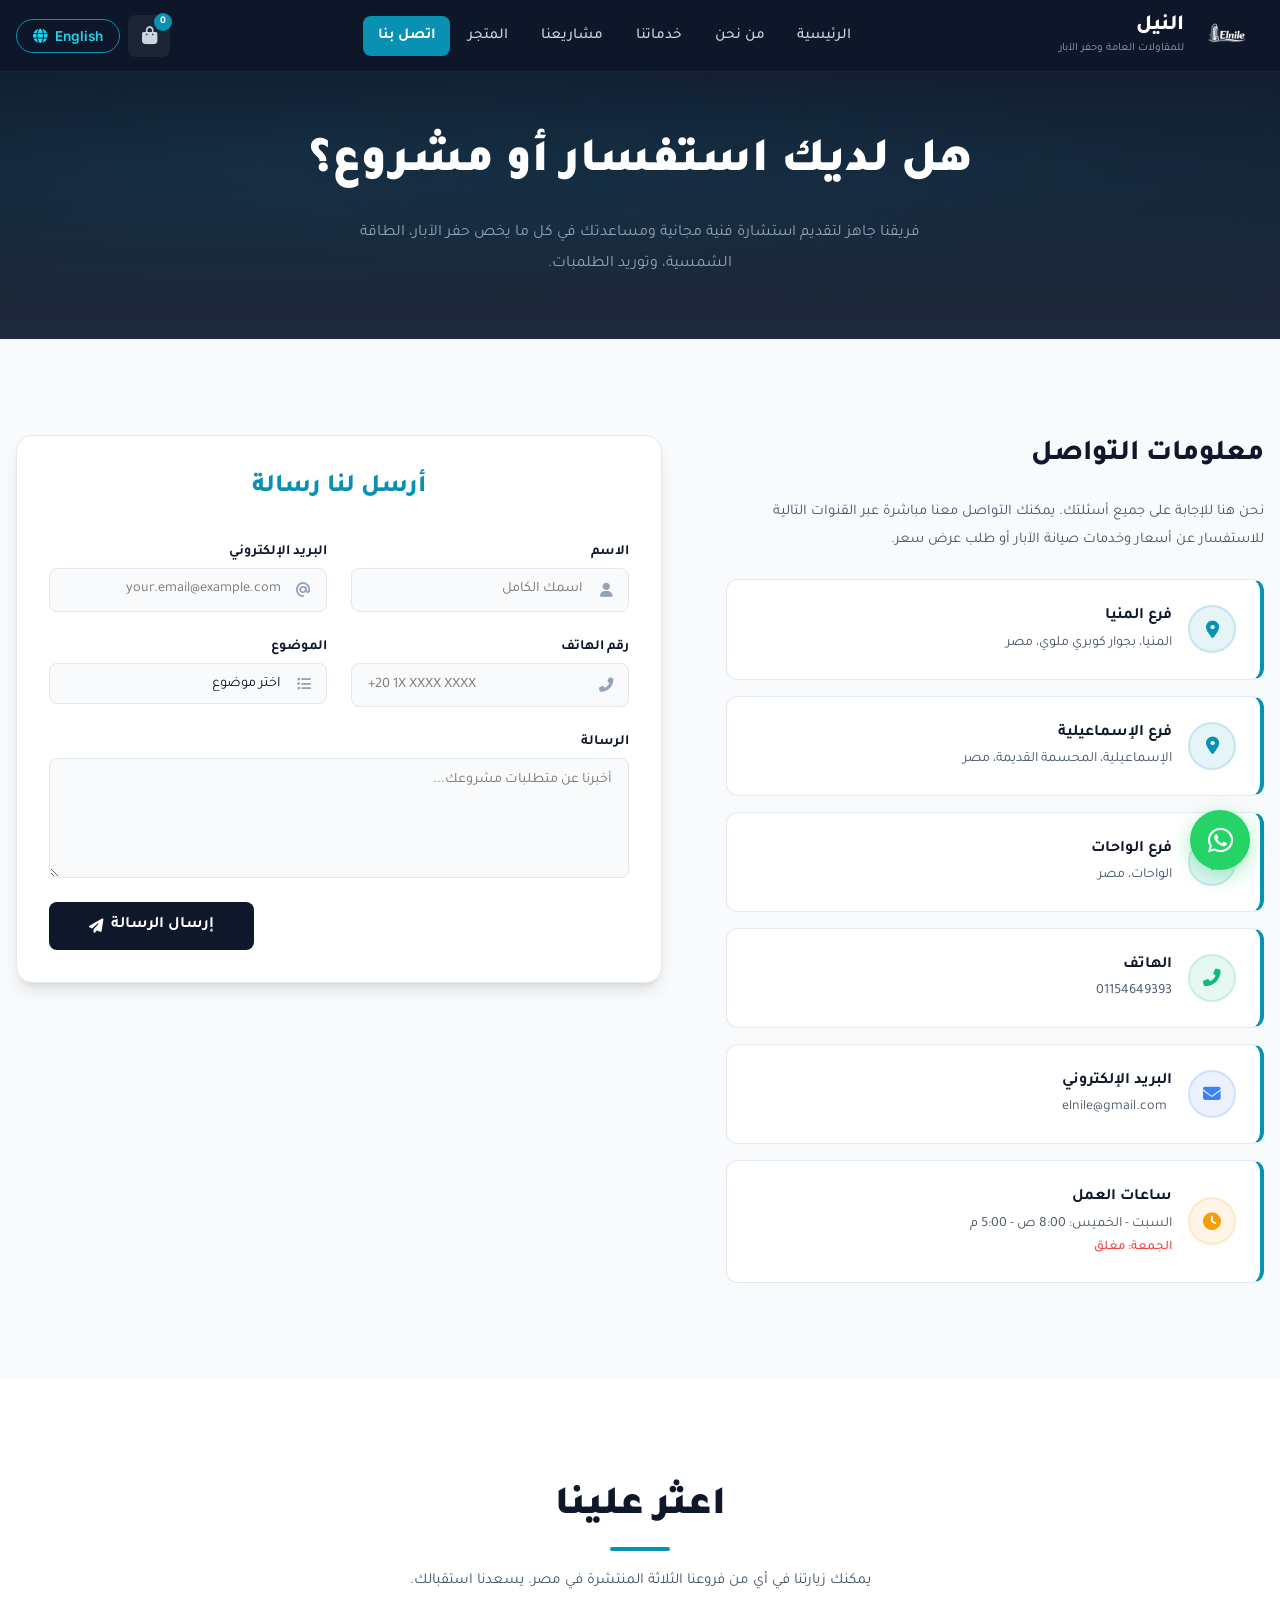
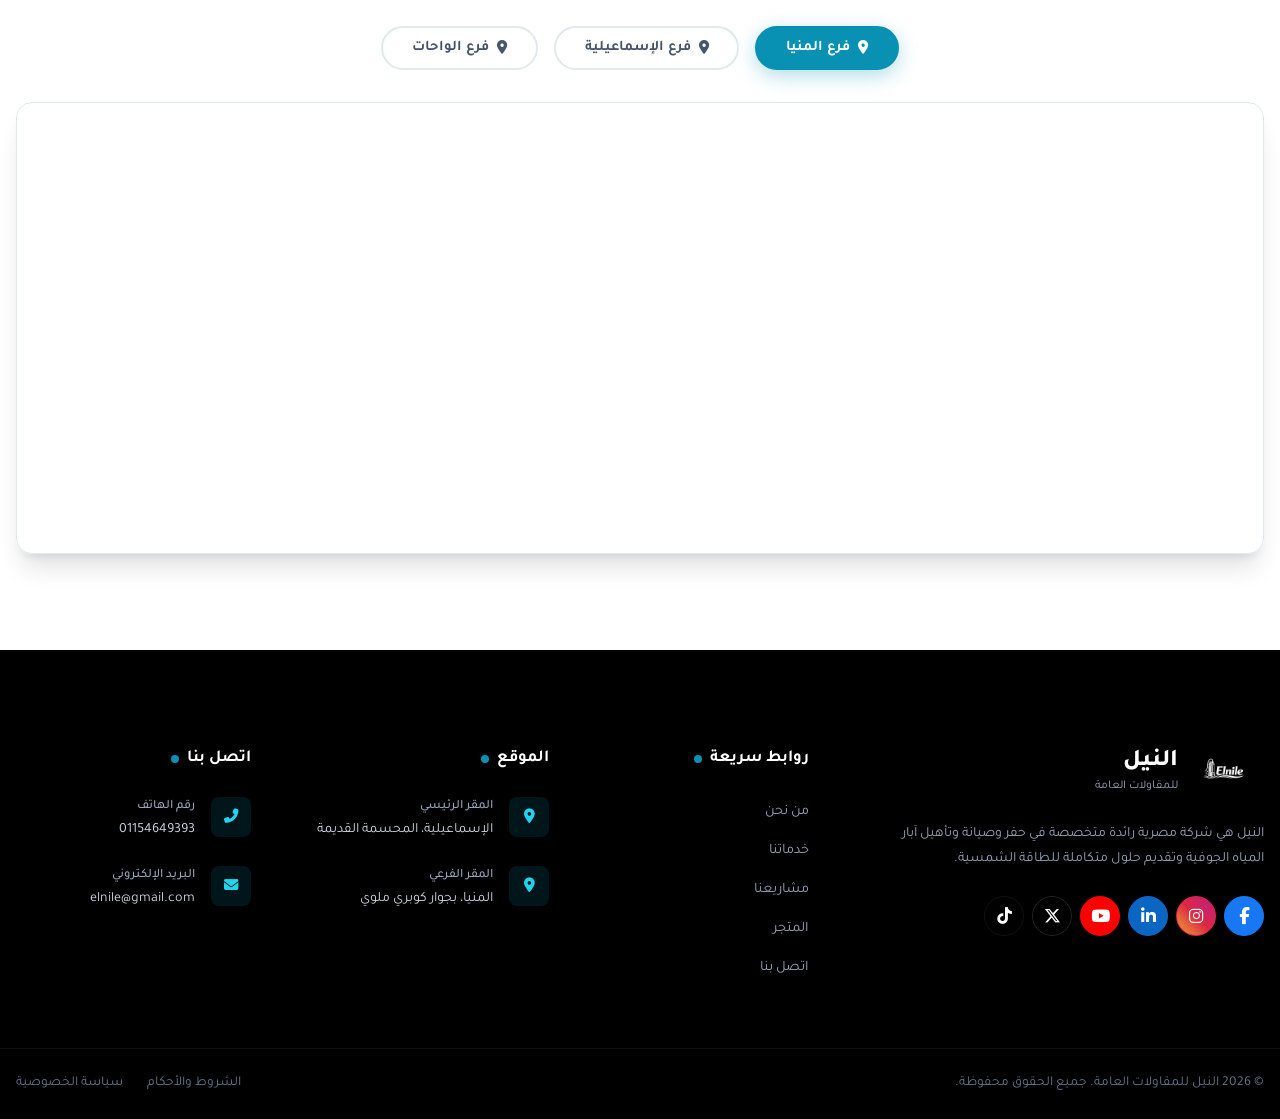
<file: contact.html>
<!DOCTYPE html>
<html lang="ar" dir="rtl">
<head>
    <meta charset="UTF-8">
    <meta name="viewport" content="width=device-width, initial-scale=1.0">
    <meta name="description" content="اتصل بنا - النيل للمقاولات العامة وحفر الآبار. تواصل معنا للاستفسار عن خدماتنا">
    <title>اتصل بنا | النيل للمقاولات العامة وحفر الآبار</title>

    <link rel="preconnect" href="https://fonts.googleapis.com">
    <link rel="preconnect" href="https://fonts.gstatic.com" crossorigin>
    <link href="https://fonts.googleapis.com/css2?family=Tajawal:wght@300;400;500;700;800;900&family=Inter:wght@300;400;500;600;700;800&display=swap" rel="stylesheet">
    <link rel="stylesheet" href="https://cdnjs.cloudflare.com/ajax/libs/font-awesome/6.5.1/css/all.min.css">

    <link rel="stylesheet" href="css/styles.css">
    <link rel="stylesheet" href="css/contact.css">
</head>
<body>

    <!-- ============ HEADER ============ -->
    <header id="main-header" class="header">
        <div class="container">
            <nav class="navbar">
                <a href="index.html" class="logo" id="logo">
                    <img src="assets/images/logo.png" alt="Elnile Logo" class="logo-img">
                    <div class="logo-text">
                        <span class="logo-name" data-ar="النيل" data-en="Elnile">النيل</span>
                        <span class="logo-tagline" data-ar="للمقاولات العامة وحفر الآبار" data-en="General Contracting & Well Drilling">للمقاولات العامة وحفر الآبار</span>
                    </div>
                </a>
                <ul class="nav-links" id="nav-links">
                    <li><a href="index.html" class="nav-link" data-ar="الرئيسية" data-en="Home">الرئيسية</a></li>
                    <li><a href="about.html" class="nav-link" data-ar="من نحن" data-en="About Us">من نحن</a></li>
                    <li>
                        <a href="services.html" class="nav-link" data-ar="خدماتنا" data-en="Services">خدماتنا</a>
                    </li>
                    <li><a href="projects.html" class="nav-link" data-ar="مشاريعنا" data-en="Projects">مشاريعنا</a></li>
                    <li><a href="store.html" class="nav-link" data-ar="المتجر" data-en="Store">المتجر</a></li>
                    <li><a href="contact.html" class="nav-link active" data-ar="اتصل بنا" data-en="Contact">اتصل بنا</a></li>
                </ul>
                <div class="nav-actions">
                    <button class="cart-btn" id="cart-btn" aria-label="Shopping Cart">
                        <i class="fas fa-shopping-bag"></i>
                        <span class="cart-count">0</span>
                    </button>
                    <button class="lang-btn" id="lang-toggle">
                        <span class="lang-text">English</span>
                        <i class="fas fa-globe"></i>
                    </button>
                    <button class="mobile-toggle" id="mobile-toggle" aria-label="Toggle Menu">
                        <span class="hamburger-line"></span>
                        <span class="hamburger-line"></span>
                        <span class="hamburger-line"></span>
                    </button>
                </div>
            </nav>
        </div>
    </header>

    <!-- ============ CONTACT HERO BANNER ============ -->
    <section class="contact-hero">
        <div class="contact-hero-bg"></div>
        <div class="container">
            <div class="contact-hero-content">
                <h1 class="contact-hero-title" data-ar="هل لديك استفسار أو مشروع؟" data-en="Have a Question or a Project?">هل لديك استفسار أو مشروع؟</h1>
                <p class="contact-hero-subtitle" data-ar="فريقنا جاهز لتقديم استشارة فنية مجانية ومساعدتك في كل ما يخص حفر الآبار، الطاقة الشمسية، وتوريد الطلمبات." data-en="Our team is ready to provide free technical consultation and help you with everything related to well drilling, solar energy, and pump supply.">
                    فريقنا جاهز لتقديم استشارة فنية مجانية ومساعدتك في كل ما يخص حفر الآبار، الطاقة الشمسية، وتوريد الطلمبات.
                </p>
            </div>
        </div>
    </section>

    <!-- ============ CONTACT INFO + FORM ============ -->
    <section class="contact-main-section">
        <div class="container">
            <div class="contact-main-grid">

                <!-- LEFT: Contact Info -->
                <div class="contact-info-col">
                    <h2 class="contact-info-title" data-ar="معلومات التواصل" data-en="Contact Information">معلومات التواصل</h2>
                    <p class="contact-info-desc" data-ar="نحن هنا للإجابة على جميع أسئلتك. يمكنك التواصل معنا مباشرة عبر القنوات التالية للاستفسار عن أسعار وخدمات صيانة الآبار أو طلب عرض سعر." data-en="We are here to answer all your questions. You can contact us directly through the following channels to inquire about well maintenance prices and services or request a quote.">
                        نحن هنا للإجابة على جميع أسئلتك. يمكنك التواصل معنا مباشرة عبر القنوات التالية للاستفسار عن أسعار وخدمات صيانة الآبار أو طلب عرض سعر.
                    </p>

                    <!-- Contact Cards -->
                    <div class="contact-cards">
                        <div class="contact-info-card">
                            <div class="contact-info-icon"><i class="fas fa-map-marker-alt"></i></div>
                            <div class="contact-info-text">
                                <h3 data-ar="فرع المنيا" data-en="Minya Branch">فرع المنيا</h3>
                                <p data-ar="المنيا، بجوار كوبري ملوي، مصر" data-en="Minya, next to Mallawi Bridge, Egypt">المنيا، بجوار كوبري ملوي، مصر</p>
                            </div>
                        </div>
                        <div class="contact-info-card">
                            <div class="contact-info-icon"><i class="fas fa-map-marker-alt"></i></div>
                            <div class="contact-info-text">
                                <h3 data-ar="فرع الإسماعيلية" data-en="Ismailia Branch">فرع الإسماعيلية</h3>
                                <p data-ar="الإسماعيلية، المحسمة القديمة، مصر" data-en="Ismailia, Old Mahsama, Egypt">الإسماعيلية، المحسمة القديمة، مصر</p>
                            </div>
                        </div>
                        <div class="contact-info-card">
                            <div class="contact-info-icon"><i class="fas fa-map-marker-alt"></i></div>
                            <div class="contact-info-text">
                                <h3 data-ar="فرع الواحات" data-en="Oases Branch">فرع الواحات</h3>
                                <p data-ar="الواحات، مصر" data-en="Oases, Egypt">الواحات، مصر</p>
                            </div>
                        </div>
                        <div class="contact-info-card">
                            <div class="contact-info-icon phone-icon"><i class="fas fa-phone-alt"></i></div>
                            <div class="contact-info-text">
                                <h3 data-ar="الهاتف" data-en="Phone">الهاتف</h3>
                                <a href="tel:01154649393" dir="ltr">01154649393</a>
                            </div>
                        </div>
                        <div class="contact-info-card">
                            <div class="contact-info-icon email-icon"><i class="fas fa-envelope"></i></div>
                            <div class="contact-info-text">
                                <h3 data-ar="البريد الإلكتروني" data-en="Email">البريد الإلكتروني</h3>
                                <a href="mailto:elnile@gmail.com" dir="ltr">elnile@gmail.com</a>
                            </div>
                        </div>
                        <div class="contact-info-card">
                            <div class="contact-info-icon hours-icon"><i class="fas fa-clock"></i></div>
                            <div class="contact-info-text">
                                <h3 data-ar="ساعات العمل" data-en="Working Hours">ساعات العمل</h3>
                                <p data-ar="السبت - الخميس: 8:00 ص - 5:00 م" data-en="Saturday - Thursday: 8:00 AM - 5:00 PM">السبت - الخميس: 8:00 ص - 5:00 م</p>
                                <p class="hours-sub" data-ar="الجمعة: مغلق" data-en="Friday: Closed">الجمعة: مغلق</p>
                            </div>
                        </div>
                    </div>
                </div>

                <!-- RIGHT: Contact Form -->
                <div class="contact-form-col">
                    <div class="contact-form-card">
                        <h2 class="contact-form-title" data-ar="أرسل لنا رسالة" data-en="Send Us a Message">أرسل لنا رسالة</h2>
                        <form id="contact-form" class="contact-form" onsubmit="return false;">
                            <div class="form-row">
                                <div class="form-group">
                                    <label for="contact-name" data-ar="الاسم" data-en="Name">الاسم</label>
                                    <div class="input-wrapper">
                                        <input type="text" id="contact-name" placeholder="اسمك الكامل" data-placeholder-ar="اسمك الكامل" data-placeholder-en="Your full name" required>
                                        <i class="fas fa-user"></i>
                                    </div>
                                </div>
                                <div class="form-group">
                                    <label for="contact-email" data-ar="البريد الإلكتروني" data-en="Email">البريد الإلكتروني</label>
                                    <div class="input-wrapper">
                                        <input type="email" id="contact-email" placeholder="your.email@example.com" data-placeholder-ar="your.email@example.com" data-placeholder-en="your.email@example.com" required>
                                        <i class="fas fa-at"></i>
                                    </div>
                                </div>
                            </div>
                            <div class="form-row">
                                <div class="form-group">
                                    <label for="contact-phone" data-ar="رقم الهاتف" data-en="Phone Number">رقم الهاتف</label>
                                    <div class="input-wrapper">
                                        <input type="tel" id="contact-phone" placeholder="+20 1X XXXX XXXX" data-placeholder-ar="+20 1X XXXX XXXX" data-placeholder-en="+20 1X XXXX XXXX" dir="ltr">
                                        <i class="fas fa-phone-alt"></i>
                                    </div>
                                </div>
                                <div class="form-group">
                                    <label for="contact-subject" data-ar="الموضوع" data-en="Subject">الموضوع</label>
                                    <div class="input-wrapper select-wrapper">
                                        <select id="contact-subject" required>
                                            <option value="" disabled selected data-ar="اختر موضوع" data-en="Choose a subject">اختر موضوع</option>
                                            <option value="drilling" data-ar="حفر آبار" data-en="Well Drilling">حفر آبار</option>
                                            <option value="maintenance" data-ar="صيانة آبار" data-en="Well Maintenance">صيانة آبار</option>
                                            <option value="solar" data-ar="طاقة شمسية" data-en="Solar Energy">طاقة شمسية</option>
                                            <option value="pumps" data-ar="توريد طلمبات" data-en="Pump Supply">توريد طلمبات</option>
                                            <option value="quote" data-ar="طلب عرض سعر" data-en="Request a Quote">طلب عرض سعر</option>
                                            <option value="other" data-ar="أخرى" data-en="Other">أخرى</option>
                                        </select>
                                        <i class="fas fa-list-ul"></i>
                                    </div>
                                </div>
                            </div>
                            <div class="form-group full-width">
                                <label for="contact-message" data-ar="الرسالة" data-en="Message">الرسالة</label>
                                <textarea id="contact-message" rows="5" placeholder="أخبرنا عن متطلبات مشروعك..." data-placeholder-ar="أخبرنا عن متطلبات مشروعك..." data-placeholder-en="Tell us about your project requirements..." required></textarea>
                            </div>
                            <button type="submit" class="form-submit-btn" id="form-submit">
                                <span data-ar="إرسال الرسالة" data-en="Send Message">إرسال الرسالة</span>
                                <i class="fas fa-paper-plane"></i>
                            </button>
                        </form>
                    </div>
                </div>

            </div>
        </div>
    </section>

    <!-- ============ FIND US / MAP SECTION ============ -->
    <section class="map-section">
        <div class="container">
            <div class="map-header">
                <h2 class="map-title" data-ar="اعثر علينا" data-en="Find Us">اعثر علينا</h2>
                <div class="map-title-underline"></div>
                <p class="map-subtitle" data-ar="يمكنك زيارتنا في أي من فروعنا الثلاثة المنتشرة في مصر. يسعدنا استقبالك." data-en="You can visit us at any of our three branches across Egypt. We look forward to welcoming you.">
                    يمكنك زيارتنا في أي من فروعنا الثلاثة المنتشرة في مصر. يسعدنا استقبالك.
                </p>
            </div>

            <!-- Location Tabs -->
            <div class="map-tabs">
                <button class="map-tab active" data-location="minya">
                    <i class="fas fa-map-marker-alt"></i>
                    <span data-ar="فرع المنيا" data-en="Minya Branch">فرع المنيا</span>
                </button>
                <button class="map-tab" data-location="ismailia">
                    <i class="fas fa-map-marker-alt"></i>
                    <span data-ar="فرع الإسماعيلية" data-en="Ismailia Branch">فرع الإسماعيلية</span>
                </button>
                <button class="map-tab" data-location="oases">
                    <i class="fas fa-map-marker-alt"></i>
                    <span data-ar="فرع الواحات" data-en="Oases Branch">فرع الواحات</span>
                </button>
            </div>

            <!-- Map Container -->
            <div class="map-container">
                <div class="map-frame active" id="map-minya">
                    <iframe
                        src="https://www.google.com/maps/embed?pb=!1m18!1m12!1m3!1d55551.56789!2d30.75!3d27.73!2m3!1f0!2f0!3f0!3m2!1i1024!2i768!4f13.1!3m3!1m2!1s0x145b24e36c48d6e7%3A0x3c0b6e15e9b2e6d!2z2YXZhNmI2Yog2KfZhNmF2YbZitinIC0g2YXYtdix!5e0!3m2!1sar!2seg!4v1700000000000!5m2!1sar!2seg"
                        width="100%" height="450" style="border:0;" allowfullscreen="" loading="lazy"
                        referrerpolicy="no-referrer-when-downgrade"
                        title="موقع فرع المنيا">
                    </iframe>
                </div>
                <div class="map-frame" id="map-ismailia">
                    <iframe
                        src="https://www.google.com/maps/embed?pb=!1m18!1m12!1m3!1d27321.43!2d32.23!3d30.60!2m3!1f0!2f0!3f0!3m2!1i1024!2i768!4f13.1!3m3!1m2!1s0x14f85d4890a7b7c9%3A0x1a2b3c4d5e6f7890!2z2KfZhNmF2K3Ys9mF2Kkg2KfZhNmC2K_ZitmF2Kkg2KfZhNil2LPZhdin2LnZitmE2YrYqQ!5e0!3m2!1sar!2seg!4v1700000000001!5m2!1sar!2seg"
                        width="100%" height="450" style="border:0;" allowfullscreen="" loading="lazy"
                        referrerpolicy="no-referrer-when-downgrade"
                        title="موقع فرع الإسماعيلية">
                    </iframe>
                </div>
                <div class="map-frame" id="map-oases">
                    <iframe
                        src="https://www.google.com/maps/embed?pb=!1m18!1m12!1m3!1d112345.67!2d28.97!3d28.52!2m3!1f0!2f0!3f0!3m2!1i1024!2i768!4f13.1!3m3!1m2!1s0x145a3b2c1d4e5f60%3A0x9876543210abcdef!2z2KfZhNmI2KfYrdin2Kog2KfZhNio2K3YsdmK2Kk!5e0!3m2!1sar!2seg!4v1700000000002!5m2!1sar!2seg"
                        width="100%" height="450" style="border:0;" allowfullscreen="" loading="lazy"
                        referrerpolicy="no-referrer-when-downgrade"
                        title="موقع فرع الواحات">
                    </iframe>
                </div>
            </div>
        </div>
    </section>

    <!-- ============ FOOTER ============ -->
    <footer class="footer">
        <div class="container">
            <div class="footer-grid">
                <div class="footer-col footer-about">
                    <a href="index.html" class="footer-logo">
                        <img src="assets/images/logo.png" alt="Elnile Logo" class="footer-logo-img">
                        <div class="footer-logo-text">
                            <span class="footer-logo-name" data-ar="النيل" data-en="Elnile">النيل</span>
                            <span class="footer-logo-tagline" data-ar="للمقاولات العامة" data-en="General Contracting">للمقاولات العامة</span>
                        </div>
                    </a>
                    <p class="footer-desc" data-ar="النيل هي شركة مصرية رائدة متخصصة في حفر وصيانة وتأهيل آبار المياه الجوفية وتقديم حلول متكاملة للطاقة الشمسية." data-en="Elnile is a leading Egyptian company specializing in drilling, maintaining and rehabilitating groundwater wells and providing integrated solar energy solutions.">
                        النيل هي شركة مصرية رائدة متخصصة في حفر وصيانة وتأهيل آبار المياه الجوفية وتقديم حلول متكاملة للطاقة الشمسية.
                    </p>
                    <div class="footer-social">
                        <a href="#" class="social-link" aria-label="Facebook"><i class="fab fa-facebook-f"></i></a>
                        <a href="#" class="social-link" aria-label="Instagram"><i class="fab fa-instagram"></i></a>
                        <a href="#" class="social-link" aria-label="LinkedIn"><i class="fab fa-linkedin-in"></i></a>
                        <a href="#" class="social-link" aria-label="YouTube"><i class="fab fa-youtube"></i></a>
                        <a href="#" class="social-link" aria-label="X (Twitter)"><i class="fab fa-x-twitter"></i></a>
                        <a href="#" class="social-link" aria-label="TikTok"><i class="fab fa-tiktok"></i></a>
                    </div>
                </div>
                <div class="footer-col">
                    <h3 class="footer-heading" data-ar="روابط سريعة" data-en="Quick Links"><span class="heading-dot"></span>روابط سريعة</h3>
                    <ul class="footer-links">
                        <li><a href="about.html" data-ar="من نحن" data-en="About Us">من نحن</a></li>
                        <li><a href="services.html" data-ar="خدماتنا" data-en="Our Services">خدماتنا</a></li>
                        <li><a href="projects.html" data-ar="مشاريعنا" data-en="Our Projects">مشاريعنا</a></li>
                        <li><a href="store.html" data-ar="المتجر" data-en="Store">المتجر</a></li>
                        <li><a href="contact.html" data-ar="اتصل بنا" data-en="Contact Us">اتصل بنا</a></li>
                    </ul>
                </div>
                <div class="footer-col">
                    <h3 class="footer-heading" data-ar="الموقع" data-en="Location"><span class="heading-dot"></span>الموقع</h3>
                    <div class="footer-contact-list">
                        <div class="contact-item">
                            <div class="contact-icon"><i class="fas fa-map-marker-alt"></i></div>
                            <div class="contact-text">
                                <span class="contact-label" data-ar="المقر الرئيسي" data-en="Main Office">المقر الرئيسي</span>
                                <p data-ar="الإسماعيلية، المحسمة القديمة" data-en="Ismailia, Old Mahsama">الإسماعيلية، المحسمة القديمة</p>
                            </div>
                        </div>
                        <div class="contact-item">
                            <div class="contact-icon"><i class="fas fa-map-marker-alt"></i></div>
                            <div class="contact-text">
                                <span class="contact-label" data-ar="المقر الفرعي" data-en="Branch Office">المقر الفرعي</span>
                                <p data-ar="المنيا، بجوار كوبري ملوي" data-en="Minya, next to Mallawi Bridge">المنيا، بجوار كوبري ملوي</p>
                            </div>
                        </div>
                    </div>
                </div>
                <div class="footer-col">
                    <h3 class="footer-heading" data-ar="اتصل بنا" data-en="Contact Us"><span class="heading-dot"></span>اتصل بنا</h3>
                    <div class="footer-contact-list">
                        <div class="contact-item">
                            <div class="contact-icon"><i class="fas fa-phone-alt"></i></div>
                            <div class="contact-text">
                                <span class="contact-label" data-ar="رقم الهاتف" data-en="Phone Number">رقم الهاتف</span>
                                <a href="tel:01154649393" dir="ltr">01154649393</a>
                            </div>
                        </div>
                        <div class="contact-item">
                            <div class="contact-icon"><i class="fas fa-envelope"></i></div>
                            <div class="contact-text">
                                <span class="contact-label" data-ar="البريد الإلكتروني" data-en="Email">البريد الإلكتروني</span>
                                <a href="mailto:elnile@gmail.com" dir="ltr">elnile@gmail.com</a>
                            </div>
                        </div>
                    </div>
                </div>
            </div>
        </div>
        <div class="footer-bottom">
            <div class="container">
                <div class="footer-bottom-content">
                    <p class="copyright" data-ar="© 2026 النيل للمقاولات العامة. جميع الحقوق محفوظة." data-en="© 2026 Elnile General Contracting. All rights reserved.">© 2026 النيل للمقاولات العامة. جميع الحقوق محفوظة.</p>
                    <div class="footer-bottom-links">
                        <a href="#" data-ar="الشروط والأحكام" data-en="Terms & Conditions">الشروط والأحكام</a>
                        <a href="#" data-ar="سياسة الخصوصية" data-en="Privacy Policy">سياسة الخصوصية</a>
                    </div>
                </div>
            </div>
        </div>
    </footer>

    <!-- WhatsApp -->
    <a href="https://wa.me/201154649393" class="whatsapp-float" id="whatsapp-btn" target="_blank" rel="noopener noreferrer" aria-label="WhatsApp">
        <i class="fab fa-whatsapp"></i>
    </a>

    <script src="js/script.js"></script>
    <script src="js/contact.js"></script>
</body>
</html>
</file>
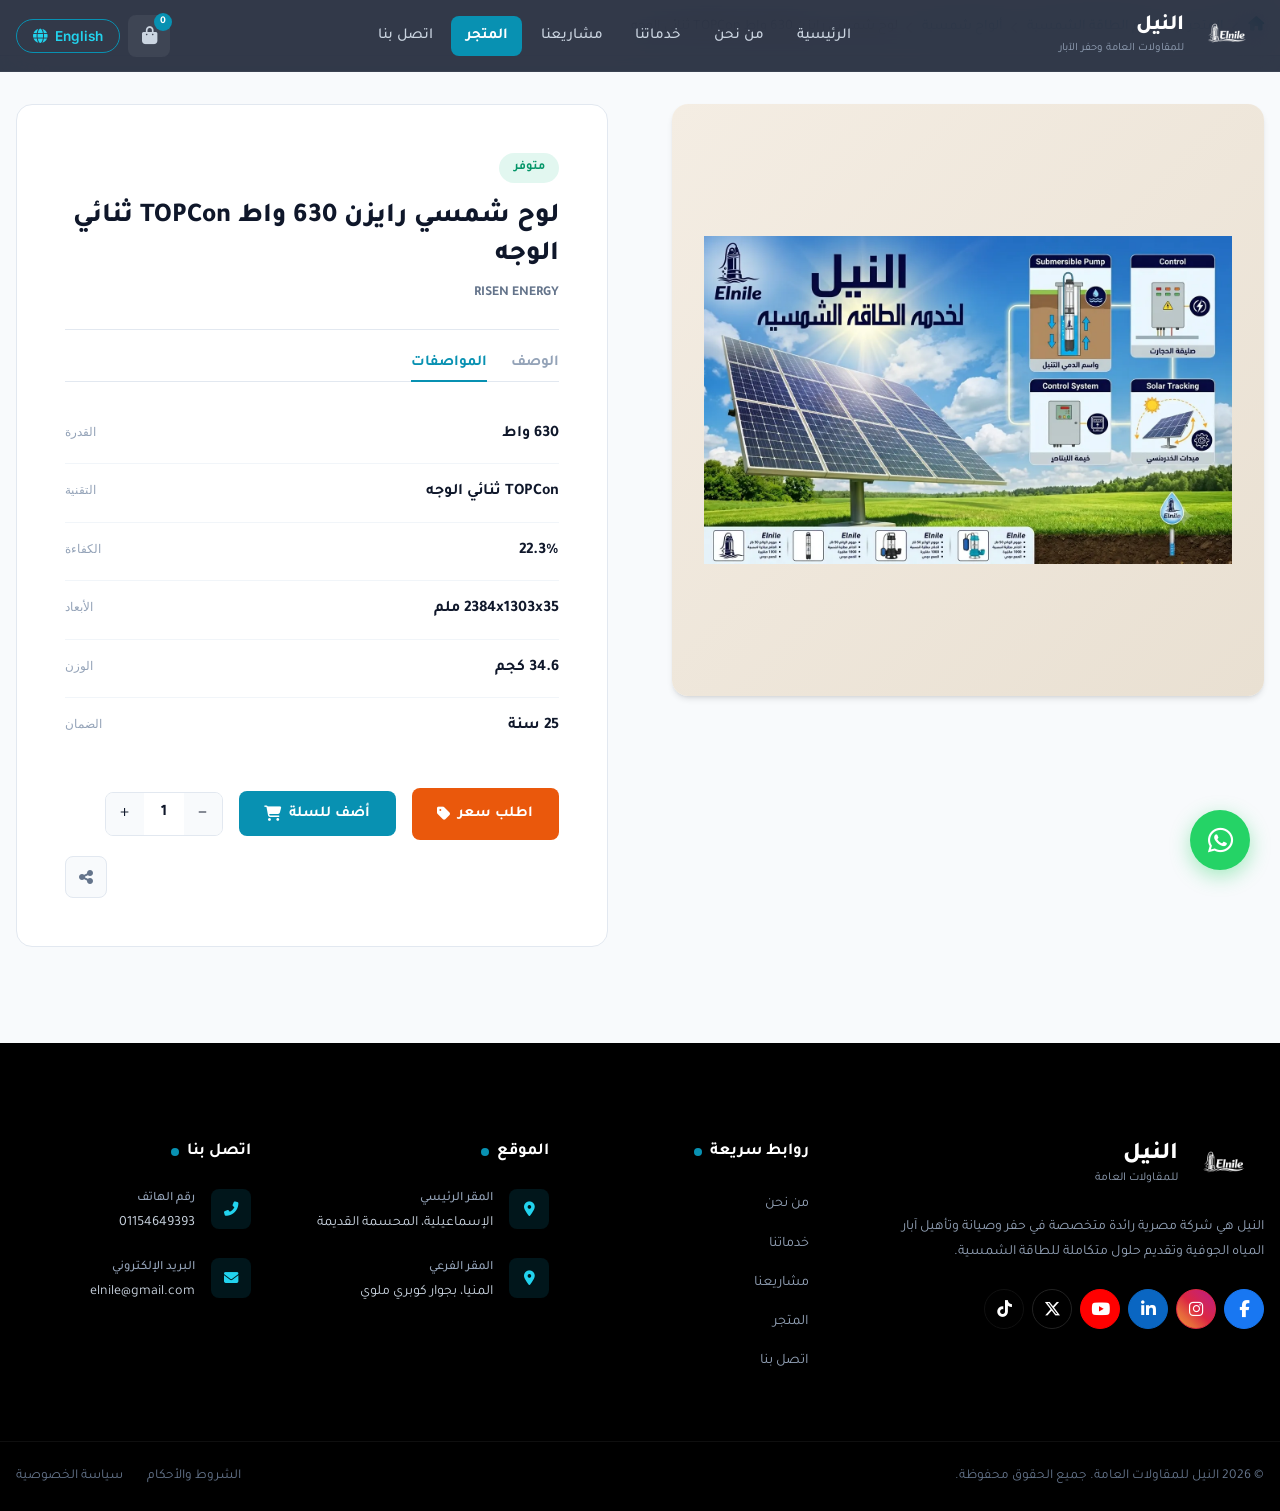
<file: product.html>
<!DOCTYPE html>
<html lang="ar" dir="rtl">
<head>
    <meta charset="UTF-8">
    <meta name="viewport" content="width=device-width, initial-scale=1.0">
    <meta name="description" content="تفاصيل المنتج - النيل للمقاولات العامة وحفر الآبار.">
    <title id="page-title">المتجر | النيل للمقاولات العامة وحفر الآبار</title>

    <link rel="preconnect" href="https://fonts.googleapis.com">
    <link rel="preconnect" href="https://fonts.gstatic.com" crossorigin>
    <link href="https://fonts.googleapis.com/css2?family=Tajawal:wght@300;400;500;700;800;900&family=Inter:wght@300;400;500;600;700;800&display=swap" rel="stylesheet">
    <link rel="stylesheet" href="https://cdnjs.cloudflare.com/ajax/libs/font-awesome/6.5.1/css/all.min.css">

    <link rel="stylesheet" href="css/styles.css">
    <link rel="stylesheet" href="css/store.css">
    <link rel="stylesheet" href="css/store-catalog.css">
</head>
<body>

    <!-- ============ HEADER ============ -->
    <header id="main-header" class="header">
        <div class="container">
            <nav class="navbar">
                <a href="index.html" class="logo" id="logo">
                    <img src="assets/images/logo.png" alt="Elnile Logo" class="logo-img">
                    <div class="logo-text">
                        <span class="logo-name" data-ar="النيل" data-en="Elnile">النيل</span>
                        <span class="logo-tagline" data-ar="للمقاولات العامة وحفر الآبار" data-en="General Contracting & Well Drilling">للمقاولات العامة وحفر الآبار</span>
                    </div>
                </a>
                <ul class="nav-links" id="nav-links">
                    <li><a href="index.html" class="nav-link" data-ar="الرئيسية" data-en="Home">الرئيسية</a></li>
                    <li><a href="about.html" class="nav-link" data-ar="من نحن" data-en="About Us">من نحن</a></li>
                    <li>
                        <a href="services.html" class="nav-link" data-ar="خدماتنا" data-en="Services">خدماتنا</a>
                    </li>
                    <li><a href="projects.html" class="nav-link" data-ar="مشاريعنا" data-en="Projects">مشاريعنا</a></li>
                    <li><a href="store.html" class="nav-link active" data-ar="المتجر" data-en="Store">المتجر</a></li>
                    <li><a href="contact.html" class="nav-link" data-ar="اتصل بنا" data-en="Contact">اتصل بنا</a></li>
                </ul>
                <div class="nav-actions">
                    <button class="cart-btn" id="cart-btn" aria-label="Shopping Cart">
                        <i class="fas fa-shopping-bag"></i>
                        <span class="cart-count">0</span>
                    </button>
                    <button class="lang-btn" id="lang-toggle">
                        <span class="lang-text">English</span>
                        <i class="fas fa-globe"></i>
                    </button>
                    <button class="mobile-toggle" id="mobile-toggle" aria-label="Toggle Menu">
                        <span class="hamburger-line"></span>
                        <span class="hamburger-line"></span>
                        <span class="hamburger-line"></span>
                    </button>
                </div>
            </nav>
        </div>
    </header>

    <!-- ============ BREADCRUMB ============ -->
    <div class="breadcrumb-container product-breadcrumb-container">
        <div class="container">
            <div class="breadcrumb-bar" id="product-breadcrumb">
                <a href="index.html"><i class="fas fa-home"></i></a>
                <i class="fas fa-chevron-left breadcrumb-separator"></i>
                <a href="store.html" data-ar="المتجر" data-en="Store">المتجر</a>
                <i class="fas fa-chevron-left breadcrumb-separator"></i>
                <a href="#" id="breadcrumb-section">&nbsp;</a>
                <i class="fas fa-chevron-left breadcrumb-separator"></i>
                <a href="#" id="breadcrumb-subcategory">&nbsp;</a>
                <i class="fas fa-chevron-left breadcrumb-separator"></i>
                <span id="breadcrumb-product">&nbsp;</span>
            </div>
        </div>
    </div>

    <!-- ============ PRODUCT DETAIL ============ -->
    <section class="product-detail-section">
        <div class="container">
            <div class="product-detail-grid">

                <!-- Product Image -->
                <div class="product-image-col">
                    <div class="product-image-frame">
                        <img id="product-image" src="" alt="">
                    </div>
                </div>

                <!-- Product Info -->
                <div class="product-info-col">
                    <span class="product-availability-badge" id="product-availability">&nbsp;</span>
                    <h1 class="product-title" id="product-title">&nbsp;</h1>
                    <span class="product-brand" id="product-brand">&nbsp;</span>

                    <div class="product-divider"></div>

                    <!-- Tabs -->
                    <div class="product-tabs">
                        <button class="product-tab" id="tab-description" data-ar="الوصف" data-en="Description">الوصف</button>
                        <button class="product-tab active" id="tab-specs" data-ar="المواصفات" data-en="Specifications">المواصفات</button>
                    </div>

                    <!-- Tab Panels -->
                    <div class="product-tab-panel" id="panel-description" hidden>
                        <p id="product-description"></p>
                    </div>
                    <div class="product-tab-panel active" id="panel-specs">
                        <div class="product-specs-table" id="product-specs-table"></div>
                        <div class="product-extra-table" id="product-extra-table"></div>
                    </div>

                    <!-- Actions -->
                    <div class="product-actions">
                        <button class="product-add-cart-btn" id="add-cart-btn">
                            <span data-ar="أضف للسلة" data-en="Add to Cart">أضف للسلة</span>
                            <i class="fas fa-shopping-cart"></i>
                        </button>
                        <div class="product-qty-stepper">
                            <button class="qty-btn" id="qty-decrease" aria-label="Decrease quantity">−</button>
                            <span class="qty-value" id="qty-value">1</span>
                            <button class="qty-btn" id="qty-increase" aria-label="Increase quantity">+</button>
                        </div>
                        <a href="contact.html" class="product-quote-btn" id="quote-btn">
                            <span data-ar="اطلب سعر" data-en="Request Quote">اطلب سعر</span>
                            <i class="fas fa-tag"></i>
                        </a>
                        <button class="product-share-btn" id="share-btn" aria-label="Share">
                            <i class="fas fa-share-alt"></i>
                        </button>
                    </div>
                </div>

            </div>
        </div>
    </section>

    <!-- ============ FOOTER ============ -->
    <footer id="contact" class="footer">
        <div class="container">
            <div class="footer-grid">
                <div class="footer-col footer-about">
                    <a href="index.html" class="footer-logo">
                        <img src="assets/images/logo.png" alt="Elnile Logo" class="footer-logo-img">
                        <div class="footer-logo-text">
                            <span class="footer-logo-name" data-ar="النيل" data-en="Elnile">النيل</span>
                            <span class="footer-logo-tagline" data-ar="للمقاولات العامة" data-en="General Contracting">للمقاولات العامة</span>
                        </div>
                    </a>
                    <p class="footer-desc" data-ar="النيل هي شركة مصرية رائدة متخصصة في حفر وصيانة وتأهيل آبار المياه الجوفية وتقديم حلول متكاملة للطاقة الشمسية." data-en="Elnile is a leading Egyptian company specializing in drilling, maintaining and rehabilitating groundwater wells and providing integrated solar energy solutions.">
                        النيل هي شركة مصرية رائدة متخصصة في حفر وصيانة وتأهيل آبار المياه الجوفية وتقديم حلول متكاملة للطاقة الشمسية.
                    </p>
                    <div class="footer-social">
                        <a href="#" class="social-link" aria-label="Facebook"><i class="fab fa-facebook-f"></i></a>
                        <a href="#" class="social-link" aria-label="Instagram"><i class="fab fa-instagram"></i></a>
                        <a href="#" class="social-link" aria-label="LinkedIn"><i class="fab fa-linkedin-in"></i></a>
                        <a href="#" class="social-link" aria-label="YouTube"><i class="fab fa-youtube"></i></a>
                        <a href="#" class="social-link" aria-label="X (Twitter)"><i class="fab fa-x-twitter"></i></a>
                        <a href="#" class="social-link" aria-label="TikTok"><i class="fab fa-tiktok"></i></a>
                    </div>
                </div>
                <div class="footer-col">
                    <h3 class="footer-heading" data-ar="روابط سريعة" data-en="Quick Links"><span class="heading-dot"></span>روابط سريعة</h3>
                    <ul class="footer-links">
                        <li><a href="about.html" data-ar="من نحن" data-en="About Us">من نحن</a></li>
                        <li><a href="services.html" data-ar="خدماتنا" data-en="Our Services">خدماتنا</a></li>
                        <li><a href="projects.html" data-ar="مشاريعنا" data-en="Our Projects">مشاريعنا</a></li>
                        <li><a href="store.html" data-ar="المتجر" data-en="Store">المتجر</a></li>
                        <li><a href="contact.html" data-ar="اتصل بنا" data-en="Contact Us">اتصل بنا</a></li>
                    </ul>
                </div>
                <div class="footer-col">
                    <h3 class="footer-heading" data-ar="الموقع" data-en="Location"><span class="heading-dot"></span>الموقع</h3>
                    <div class="footer-contact-list">
                        <div class="contact-item">
                            <div class="contact-icon"><i class="fas fa-map-marker-alt"></i></div>
                            <div class="contact-text">
                                <span class="contact-label" data-ar="المقر الرئيسي" data-en="Main Office">المقر الرئيسي</span>
                                <p data-ar="الإسماعيلية، المحسمة القديمة" data-en="Ismailia, Old Mahsama">الإسماعيلية، المحسمة القديمة</p>
                            </div>
                        </div>
                        <div class="contact-item">
                            <div class="contact-icon"><i class="fas fa-map-marker-alt"></i></div>
                            <div class="contact-text">
                                <span class="contact-label" data-ar="المقر الفرعي" data-en="Branch Office">المقر الفرعي</span>
                                <p data-ar="المنيا، بجوار كوبري ملوي" data-en="Minya, next to Mallawi Bridge">المنيا، بجوار كوبري ملوي</p>
                            </div>
                        </div>
                    </div>
                </div>
                <div class="footer-col">
                    <h3 class="footer-heading" data-ar="اتصل بنا" data-en="Contact Us"><span class="heading-dot"></span>اتصل بنا</h3>
                    <div class="footer-contact-list">
                        <div class="contact-item">
                            <div class="contact-icon"><i class="fas fa-phone-alt"></i></div>
                            <div class="contact-text">
                                <span class="contact-label" data-ar="رقم الهاتف" data-en="Phone Number">رقم الهاتف</span>
                                <a href="tel:01154649393" dir="ltr">01154649393</a>
                            </div>
                        </div>
                        <div class="contact-item">
                            <div class="contact-icon"><i class="fas fa-envelope"></i></div>
                            <div class="contact-text">
                                <span class="contact-label" data-ar="البريد الإلكتروني" data-en="Email">البريد الإلكتروني</span>
                                <a href="mailto:elnile@gmail.com" dir="ltr">elnile@gmail.com</a>
                            </div>
                        </div>
                    </div>
                </div>
            </div>
        </div>
        <div class="footer-bottom">
            <div class="container">
                <div class="footer-bottom-content">
                    <p class="copyright" data-ar="© 2026 النيل للمقاولات العامة. جميع الحقوق محفوظة." data-en="© 2026 Elnile General Contracting. All rights reserved.">© 2026 النيل للمقاولات العامة. جميع الحقوق محفوظة.</p>
                    <div class="footer-bottom-links">
                        <a href="#" data-ar="الشروط والأحكام" data-en="Terms & Conditions">الشروط والأحكام</a>
                        <a href="#" data-ar="سياسة الخصوصية" data-en="Privacy Policy">سياسة الخصوصية</a>
                    </div>
                </div>
            </div>
        </div>
    </footer>

    <!-- WhatsApp -->
    <a href="https://wa.me/201154649393" class="whatsapp-float" id="whatsapp-btn" target="_blank" rel="noopener noreferrer" aria-label="WhatsApp">
        <i class="fab fa-whatsapp"></i>
    </a>

    <script src="js/data/catalog-products.js"></script>
    <script src="js/script.js"></script>
    <script src="js/store-catalog.js"></script>
</body>
</html>
</file>
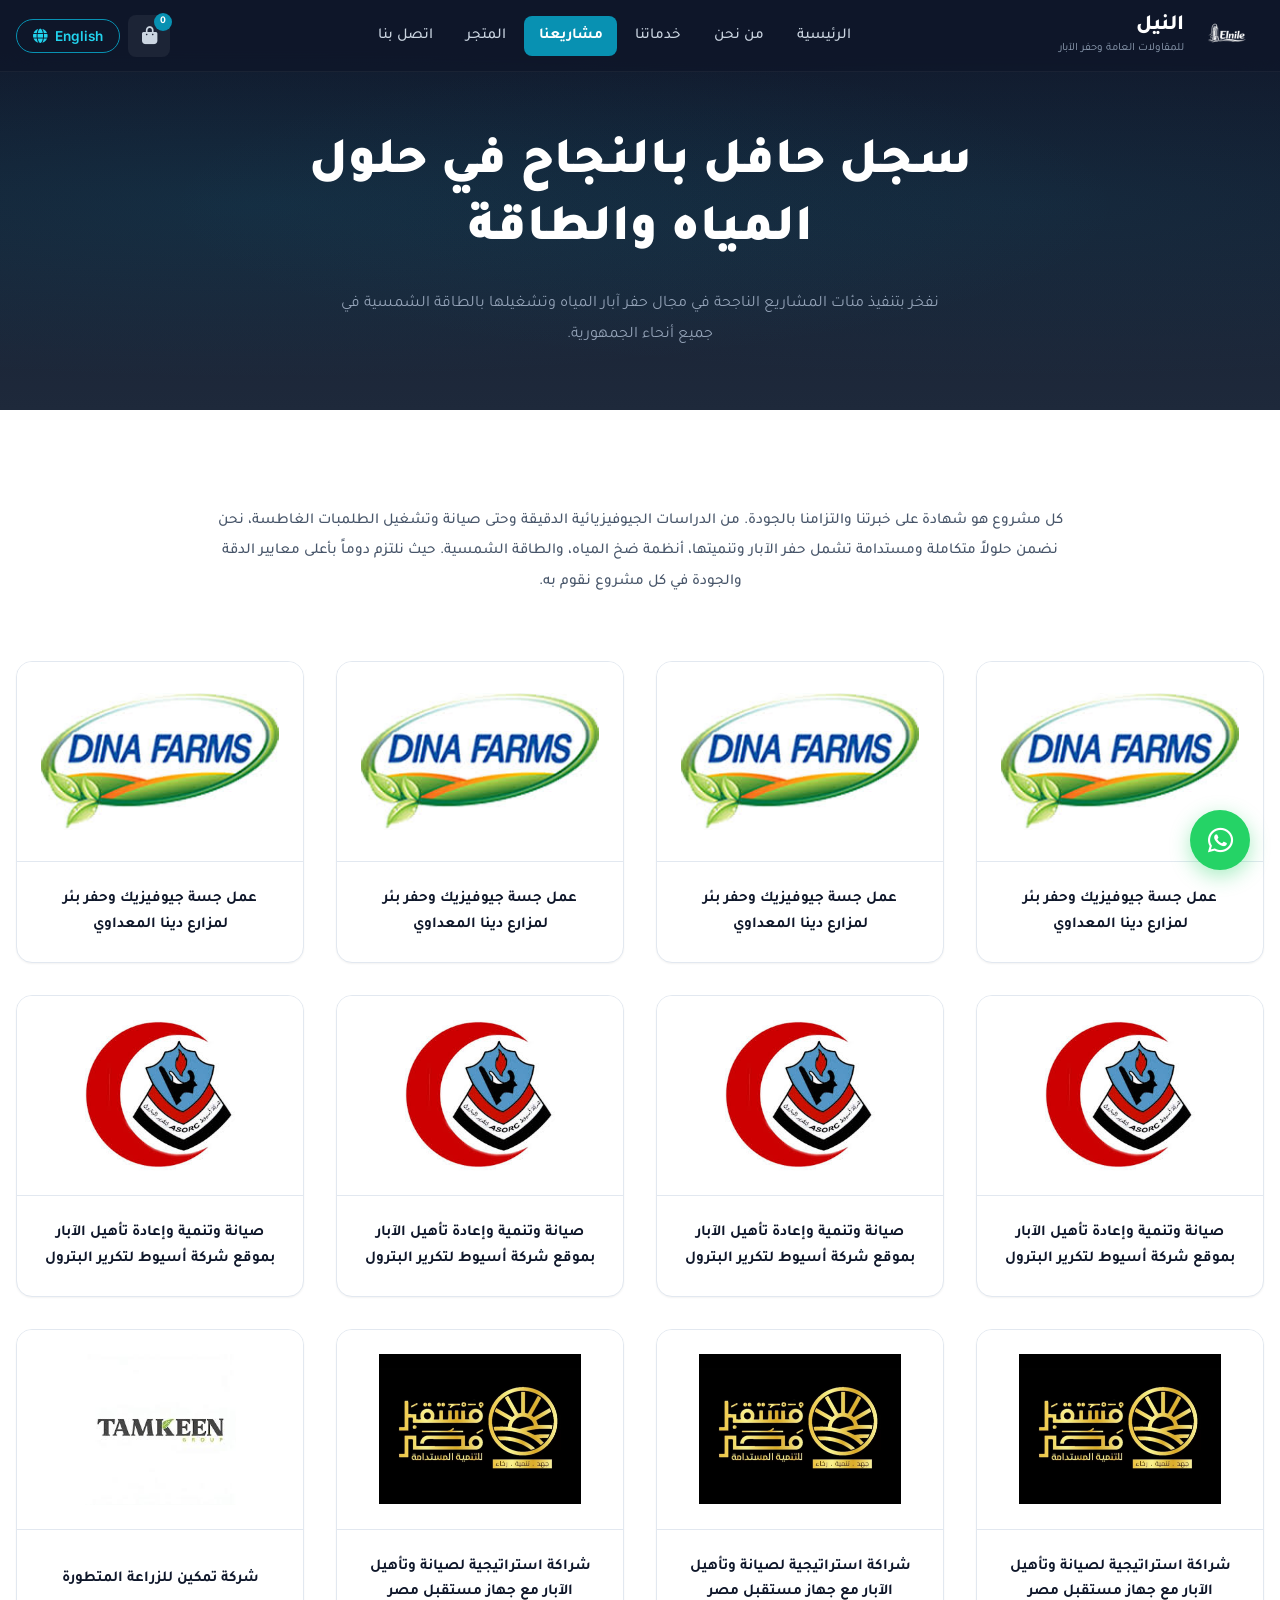
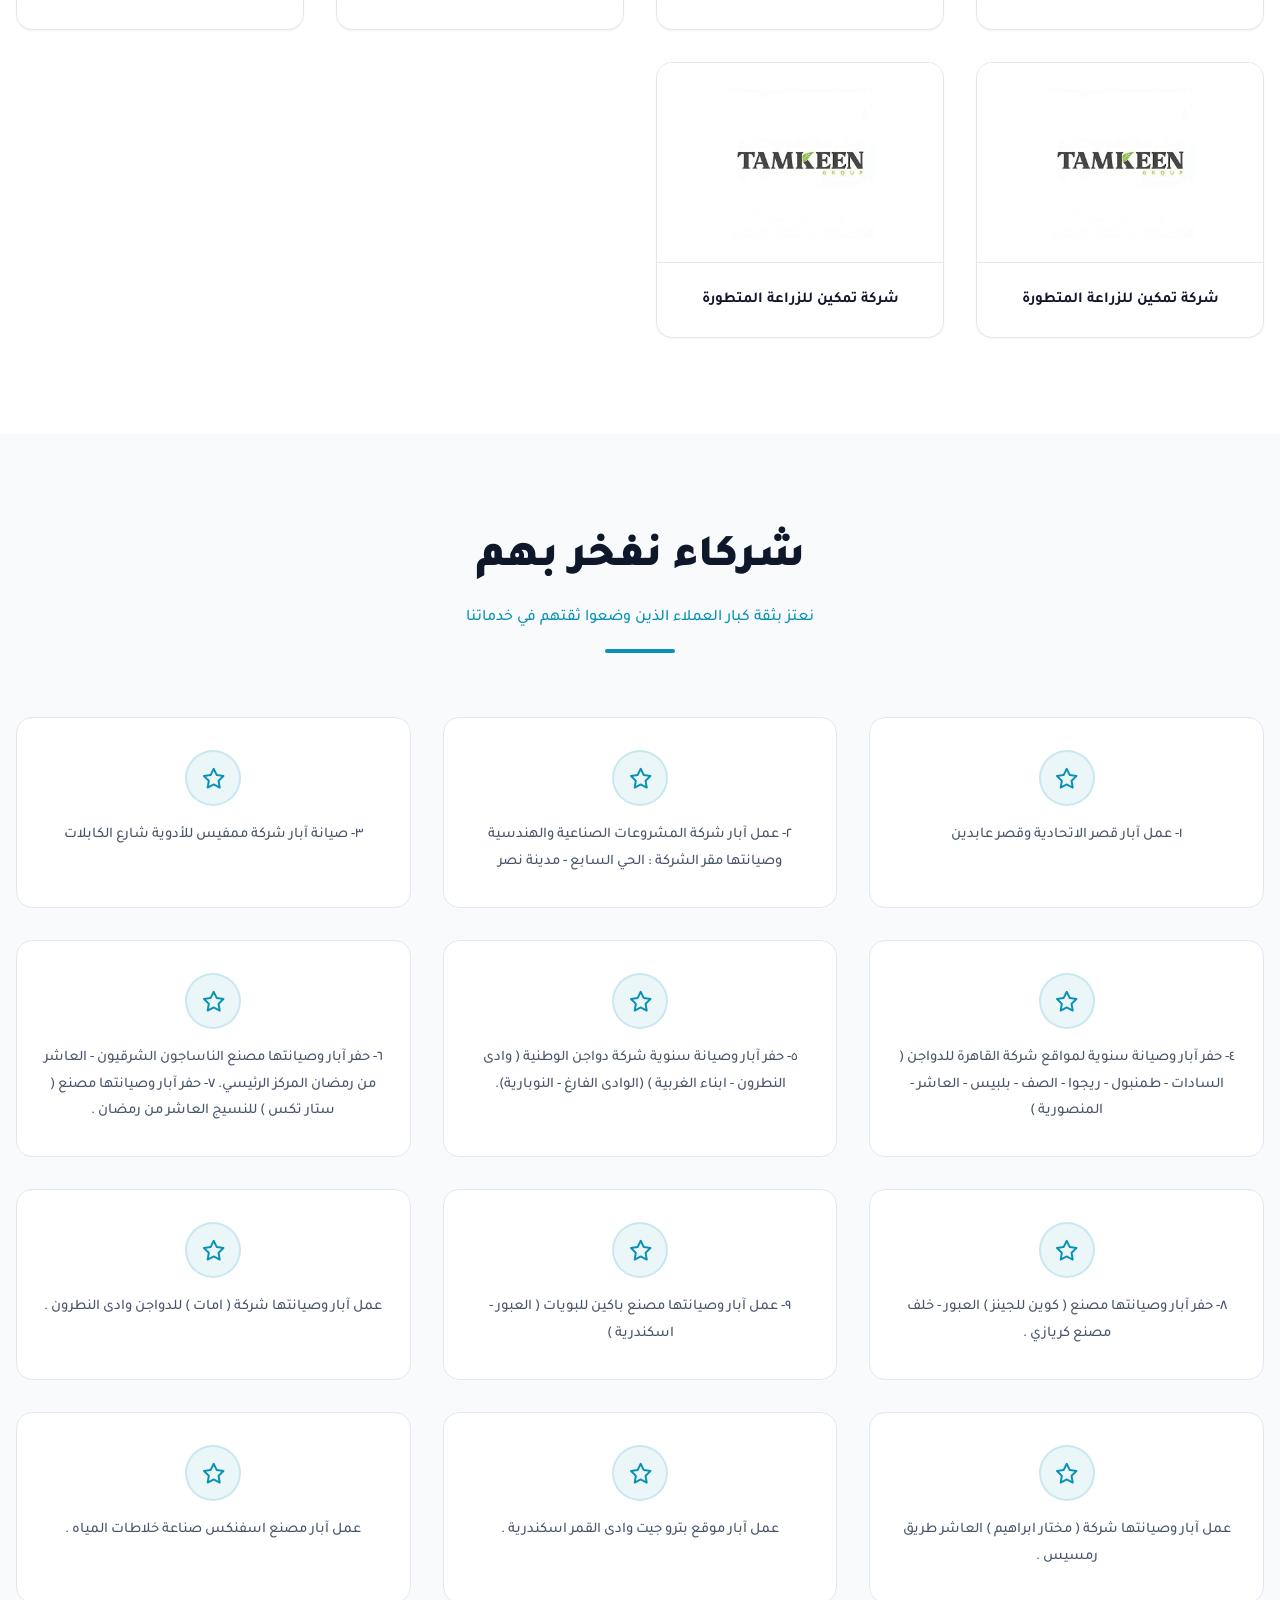
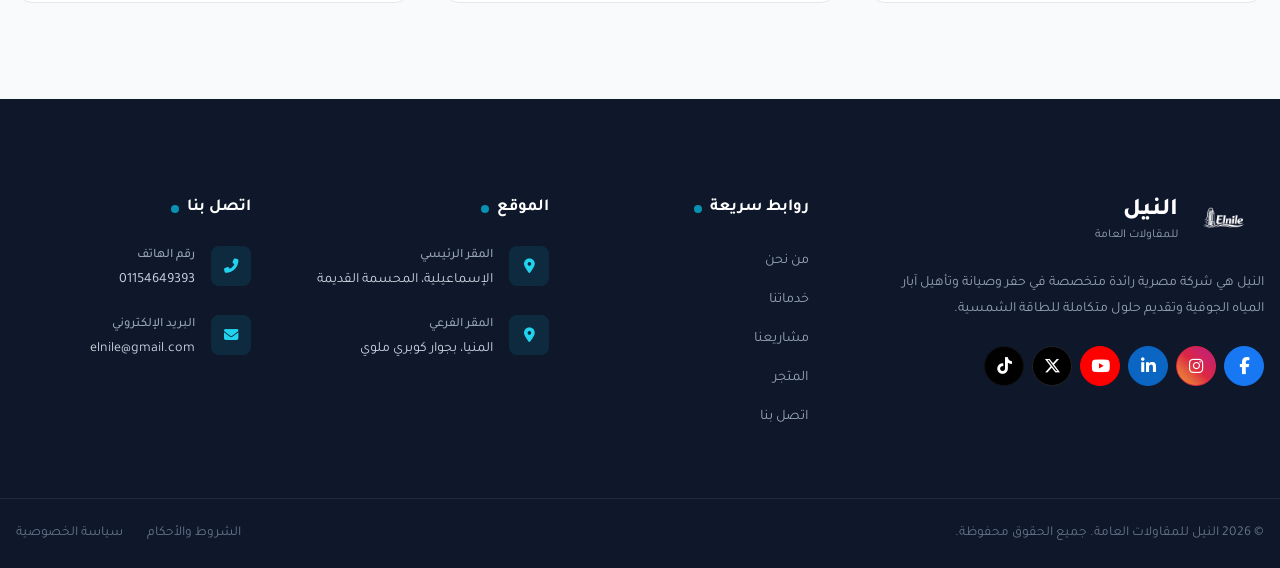
<file: projects.html>
<!doctype html>
<html lang="ar" dir="rtl">
  <head>
    <meta charset="UTF-8" />
    <meta name="viewport" content="width=device-width, initial-scale=1.0" />
    <meta
      name="description"
      content="مشاريعنا - النيل للمقاولات العامة وحفر الآبار. شركاء نفخر بهم"
    />
    <title>مشاريعنا | النيل للمقاولات العامة وحفر الآبار</title>

    <link rel="preconnect" href="https://fonts.googleapis.com" />
    <link rel="preconnect" href="https://fonts.gstatic.com" crossorigin />
    <link
      href="https://fonts.googleapis.com/css2?family=Tajawal:wght@300;400;500;700;800;900&family=Inter:wght@300;400;500;600;700;800&display=swap"
      rel="stylesheet"
    />
    <link
      rel="stylesheet"
      href="https://cdnjs.cloudflare.com/ajax/libs/font-awesome/6.5.1/css/all.min.css"
    />

    <link rel="stylesheet" href="css/styles.css" />
    <link rel="stylesheet" href="css/projects.css" />
  </head>
  <body>
    <!-- ============ HEADER ============ -->
    <header id="main-header" class="header scrolled">
      <div class="container">
        <nav class="navbar">
          <a href="index.html" class="logo" id="logo">
            <img
              src="assets/images/logo.png"
              alt="Elnile Logo"
              class="logo-img"
            />
            <div class="logo-text">
              <span class="logo-name" data-ar="النيل" data-en="Elnile"
                >النيل</span
              >
              <span
                class="logo-tagline"
                data-ar="للمقاولات العامة وحفر الآبار"
                data-en="General Contracting & Well Drilling"
                >للمقاولات العامة وحفر الآبار</span
              >
            </div>
          </a>
          <ul class="nav-links" id="nav-links">
            <li>
              <a
                href="index.html"
                class="nav-link"
                data-ar="الرئيسية"
                data-en="Home"
                >الرئيسية</a
              >
            </li>
            <li>
              <a
                href="about.html"
                class="nav-link"
                data-ar="من نحن"
                data-en="About Us"
                >من نحن</a
              >
            </li>
            <li>
              <a
                href="services.html"
                class="nav-link"
                data-ar="خدماتنا"
                data-en="Services"
                >خدماتنا</a
              >
            </li>
            <li>
              <a
                href="projects.html"
                class="nav-link active"
                data-ar="مشاريعنا"
                data-en="Projects"
                >مشاريعنا</a
              >
            </li>
            <li>
              <a
                href="store.html"
                class="nav-link"
                data-ar="المتجر"
                data-en="Store"
                >المتجر</a
              >
            </li>
            <li>
              <a
                href="contact.html"
                class="nav-link"
                data-ar="اتصل بنا"
                data-en="Contact"
                >اتصل بنا</a
              >
            </li>
          </ul>
          <div class="nav-actions">
            <button class="cart-btn" id="cart-btn" aria-label="Shopping Cart">
              <i class="fas fa-shopping-bag"></i>
              <span class="cart-count">0</span>
            </button>
            <button class="lang-btn" id="lang-toggle">
              <span class="lang-text">English</span>
              <i class="fas fa-globe"></i>
            </button>
            <button
              class="mobile-toggle"
              id="mobile-toggle"
              aria-label="Toggle Menu"
            >
              <span class="hamburger-line"></span>
              <span class="hamburger-line"></span>
              <span class="hamburger-line"></span>
            </button>
          </div>
        </nav>
      </div>
    </header>

    <!-- ============ PROJECTS HERO BANNER ============ -->
    <section class="projects-hero">
      <div class="projects-hero-bg"></div>
      <div class="container">
        <div class="projects-hero-content">
          <h1
            class="projects-hero-title"
            data-ar="سجل حافل بالنجاح في حلول المياه والطاقة"
            data-en="A Proven Track Record of Success in Water & Energy Solutions"
          >
            سجل حافل بالنجاح في حلول المياه والطاقة
          </h1>
          <p
            class="projects-hero-subtitle"
            data-ar="نفخر بتنفيذ مئات المشاريع الناجحة في مجال حفر آبار المياه وتشغيلها بالطاقة الشمسية في جميع أنحاء الجمهورية."
            data-en="We are proud to have delivered hundreds of successful water well drilling and solar operation projects across Egypt."
          >
            نفخر بتنفيذ مئات المشاريع الناجحة في مجال حفر آبار المياه وتشغيلها
            بالطاقة الشمسية في جميع أنحاء الجمهورية.
          </p>
        </div>
      </div>
    </section>

    <!-- ============ FEATURED PROJECTS SECTION ============ -->
    <section class="featured-projects-section">
      <div class="container">
        <p
          class="featured-projects-intro"
          data-ar="كل مشروع هو شهادة على خبرتنا والتزامنا بالجودة. من الدراسات الجيوفيزيائية الدقيقة وحتى صيانة وتشغيل الطلمبات الغاطسة، نحن نضمن حلولاً متكاملة ومستدامة تشمل حفر الآبار وتنميتها، أنظمة ضخ المياه، والطاقة الشمسية. حيث نلتزم دوماً بأعلى معايير الدقة والجودة في كل مشروع نقوم به."
          data-en="Every project is a testament to our expertise and commitment to quality. From precise geophysical studies to the maintenance and operation of submersible pumps, we guarantee integrated, sustainable solutions covering well drilling and development, water pumping systems, and solar energy — always adhering to the highest standards of precision and quality in every project we undertake."
        >
          كل مشروع هو شهادة على خبرتنا والتزامنا بالجودة. من الدراسات
          الجيوفيزيائية الدقيقة وحتى صيانة وتشغيل الطلمبات الغاطسة، نحن نضمن
          حلولاً متكاملة ومستدامة تشمل حفر الآبار وتنميتها، أنظمة ضخ المياه،
          والطاقة الشمسية. حيث نلتزم دوماً بأعلى معايير الدقة والجودة في كل
          مشروع نقوم به.
        </p>

        <div class="featured-projects-grid">
          <div class="featured-project-card">
            <div class="featured-project-image">
              <img
                src="assets/images/our project/dina farms.jpeg"
                alt="Dina Farms"
              />
            </div>
            <h3
              class="featured-project-title"
              data-ar="عمل جسة جيوفيزيك وحفر بئر لمزارع دينا المعداوي"
              data-en="Geophysical Survey & Well Drilling for Dina Farms (El-Maadawy)"
            >
              عمل جسة جيوفيزيك وحفر بئر لمزارع دينا المعداوي
            </h3>
          </div>
          <div class="featured-project-card">
            <div class="featured-project-image">
              <img
                src="assets/images/our project/dina farms.jpeg"
                alt="Dina Farms"
              />
            </div>
            <h3
              class="featured-project-title"
              data-ar="عمل جسة جيوفيزيك وحفر بئر لمزارع دينا المعداوي"
              data-en="Geophysical Survey & Well Drilling for Dina Farms (El-Maadawy)"
            >
              عمل جسة جيوفيزيك وحفر بئر لمزارع دينا المعداوي
            </h3>
          </div>
          <div class="featured-project-card">
            <div class="featured-project-image">
              <img
                src="assets/images/our project/dina farms.jpeg"
                alt="Dina Farms"
              />
            </div>
            <h3
              class="featured-project-title"
              data-ar="عمل جسة جيوفيزيك وحفر بئر لمزارع دينا المعداوي"
              data-en="Geophysical Survey & Well Drilling for Dina Farms (El-Maadawy)"
            >
              عمل جسة جيوفيزيك وحفر بئر لمزارع دينا المعداوي
            </h3>
          </div>
          <div class="featured-project-card">
            <div class="featured-project-image">
              <img
                src="assets/images/our project/dina farms.jpeg"
                alt="Dina Farms"
              />
            </div>
            <h3
              class="featured-project-title"
              data-ar="عمل جسة جيوفيزيك وحفر بئر لمزارع دينا المعداوي"
              data-en="Geophysical Survey & Well Drilling for Dina Farms (El-Maadawy)"
            >
              عمل جسة جيوفيزيك وحفر بئر لمزارع دينا المعداوي
            </h3>
          </div>
          <div class="featured-project-card">
            <div class="featured-project-image">
              <img
                src="assets/images/our project/asorc.jpeg"
                alt="ASORC - شركة أسيوط لتكرير البترول"
              />
            </div>
            <h3
              class="featured-project-title"
              data-ar="صيانة وتنمية وإعادة تأهيل الآبار بموقع شركة أسيوط لتكرير البترول"
              data-en="Well Maintenance, Development & Rehabilitation at Assiut Oil Refining Co. (ASORC)"
            >
              صيانة وتنمية وإعادة تأهيل الآبار بموقع شركة أسيوط لتكرير البترول
            </h3>
          </div>
          <div class="featured-project-card">
            <div class="featured-project-image">
              <img
                src="assets/images/our project/asorc.jpeg"
                alt="ASORC - شركة أسيوط لتكرير البترول"
              />
            </div>
            <h3
              class="featured-project-title"
              data-ar="صيانة وتنمية وإعادة تأهيل الآبار بموقع شركة أسيوط لتكرير البترول"
              data-en="Well Maintenance, Development & Rehabilitation at Assiut Oil Refining Co. (ASORC)"
            >
              صيانة وتنمية وإعادة تأهيل الآبار بموقع شركة أسيوط لتكرير البترول
            </h3>
          </div>
          <div class="featured-project-card">
            <div class="featured-project-image">
              <img
                src="assets/images/our project/asorc.jpeg"
                alt="ASORC - شركة أسيوط لتكرير البترول"
              />
            </div>
            <h3
              class="featured-project-title"
              data-ar="صيانة وتنمية وإعادة تأهيل الآبار بموقع شركة أسيوط لتكرير البترول"
              data-en="Well Maintenance, Development & Rehabilitation at Assiut Oil Refining Co. (ASORC)"
            >
              صيانة وتنمية وإعادة تأهيل الآبار بموقع شركة أسيوط لتكرير البترول
            </h3>
          </div>
          <div class="featured-project-card">
            <div class="featured-project-image">
              <img
                src="assets/images/our project/asorc.jpeg"
                alt="ASORC - شركة أسيوط لتكرير البترول"
              />
            </div>
            <h3
              class="featured-project-title"
              data-ar="صيانة وتنمية وإعادة تأهيل الآبار بموقع شركة أسيوط لتكرير البترول"
              data-en="Well Maintenance, Development & Rehabilitation at Assiut Oil Refining Co. (ASORC)"
            >
              صيانة وتنمية وإعادة تأهيل الآبار بموقع شركة أسيوط لتكرير البترول
            </h3>
          </div>
          <div class="featured-project-card">
            <div class="featured-project-image">
              <img
                src="assets/images/our project/مستقبل مصر.webp"
                alt="مستقبل مصر للتنمية المستدامة"
              />
            </div>
            <h3
              class="featured-project-title"
              data-ar="شراكة استراتيجية لصيانة وتأهيل الآبار مع جهاز مستقبل مصر"
              data-en="Strategic Partnership for Well Maintenance & Rehabilitation with Mostakbal Misr Agency"
            >
              شراكة استراتيجية لصيانة وتأهيل الآبار مع جهاز مستقبل مصر
            </h3>
          </div>
          <div class="featured-project-card">
            <div class="featured-project-image">
              <img
                src="assets/images/our project/مستقبل مصر.webp"
                alt="مستقبل مصر للتنمية المستدامة"
              />
            </div>
            <h3
              class="featured-project-title"
              data-ar="شراكة استراتيجية لصيانة وتأهيل الآبار مع جهاز مستقبل مصر"
              data-en="Strategic Partnership for Well Maintenance & Rehabilitation with Mostakbal Misr Agency"
            >
              شراكة استراتيجية لصيانة وتأهيل الآبار مع جهاز مستقبل مصر
            </h3>
          </div>
          <div class="featured-project-card">
            <div class="featured-project-image">
              <img
                src="assets/images/our project/مستقبل مصر.webp"
                alt="مستقبل مصر للتنمية المستدامة"
              />
            </div>
            <h3
              class="featured-project-title"
              data-ar="شراكة استراتيجية لصيانة وتأهيل الآبار مع جهاز مستقبل مصر"
              data-en="Strategic Partnership for Well Maintenance & Rehabilitation with Mostakbal Misr Agency"
            >
              شراكة استراتيجية لصيانة وتأهيل الآبار مع جهاز مستقبل مصر
            </h3>
          </div>
          <div class="featured-project-card">
            <div class="featured-project-image">
              <img
                src="assets/images/our project/tamkeen.jpeg"
                alt="Tamkeen Group"
              />
            </div>
            <h3
              class="featured-project-title"
              data-ar="شركة تمكين للزراعة المتطورة"
              data-en="Tamkeen Group for Advanced Agriculture"
            >
              شركة تمكين للزراعة المتطورة
            </h3>
          </div>
          <div class="featured-project-card">
            <div class="featured-project-image">
              <img
                src="assets/images/our project/tamkeen.jpeg"
                alt="Tamkeen Group"
              />
            </div>
            <h3
              class="featured-project-title"
              data-ar="شركة تمكين للزراعة المتطورة"
              data-en="Tamkeen Group for Advanced Agriculture"
            >
              شركة تمكين للزراعة المتطورة
            </h3>
          </div>
          <div class="featured-project-card">
            <div class="featured-project-image">
              <img
                src="assets/images/our project/tamkeen.jpeg"
                alt="Tamkeen Group"
              />
            </div>
            <h3
              class="featured-project-title"
              data-ar="شركة تمكين للزراعة المتطورة"
              data-en="Tamkeen Group for Advanced Agriculture"
            >
              شركة تمكين للزراعة المتطورة
            </h3>
          </div>
        </div>
      </div>
    </section>

    <!-- ============ PROJECTS SECTION ============ -->
    <section class="projects-page-section">
      <div class="container">
        <!-- Section Header -->
        <div class="projects-page-header">
          <h2
            class="projects-page-title"
            data-ar="شركاء نفخر بهم"
            data-en="Partners We're Proud Of"
          >
            شركاء نفخر بهم
          </h2>
          <p
            class="projects-page-subtitle"
            data-ar="نعتز بثقة كبار العملاء الذين وضعوا ثقتهم في خدماتنا"
            data-en="We are proud of the trust of major clients who placed their confidence in our services"
          >
            نعتز بثقة كبار العملاء الذين وضعوا ثقتهم في خدماتنا
          </p>
          <div class="projects-title-underline"></div>
        </div>

        <!-- Projects Grid -->
        <div class="projects-grid">
          <div class="project-card">
            <div class="project-star"><i class="far fa-star"></i></div>
            <p
              data-ar="١- عمل آبار قصر الاتحادية وقصر عابدين"
              data-en="1- Drilling wells for the Federal Palace and Abdeen Palace"
            >
              ١- عمل آبار قصر الاتحادية وقصر عابدين
            </p>
          </div>

          <div class="project-card">
            <div class="project-star"><i class="far fa-star"></i></div>
            <p
              data-ar="٢- عمل آبار شركة المشروعات الصناعية والهندسية وصيانتها مقر الشركة : الحي السابع - مدينة نصر"
              data-en="2- Drilling wells for Industrial & Engineering Projects Co. and maintenance, HQ: 7th District - Nasr City"
            >
              ٢- عمل آبار شركة المشروعات الصناعية والهندسية وصيانتها مقر الشركة
              : الحي السابع - مدينة نصر
            </p>
          </div>

          <div class="project-card">
            <div class="project-star"><i class="far fa-star"></i></div>
            <p
              data-ar="٣- صيانة آبار شركة ممفيس للأدوية شارع الكابلات"
              data-en="3- Maintenance of Memphis Pharmaceutical Co. wells, Cables Street"
            >
              ٣- صيانة آبار شركة ممفيس للأدوية شارع الكابلات
            </p>
          </div>

          <div class="project-card">
            <div class="project-star"><i class="far fa-star"></i></div>
            <p
              data-ar="٤- حفر آبار وصيانة سنوية لمواقع شركة القاهرة للدواجن ( السادات - طمنبول - ريجوا - الصف - بلبيس - العاشر - المنصورية )"
              data-en="4- Annual well drilling & maintenance for Cairo Poultry Co. sites (Sadat - Tamnbol - Rigwa - Al Saf - Belbeis - 10th - Mansouria)"
            >
              ٤- حفر آبار وصيانة سنوية لمواقع شركة القاهرة للدواجن ( السادات -
              طمنبول - ريجوا - الصف - بلبيس - العاشر - المنصورية )
            </p>
          </div>

          <div class="project-card">
            <div class="project-star"><i class="far fa-star"></i></div>
            <p
              data-ar="٥- حفر آبار وصيانة سنوية شركة دواجن الوطنية ( وادى النطرون - ابناء الغربية ) (الوادى الفارغ - النوبارية)."
              data-en="5- Annual well drilling & maintenance for National Poultry Co. (Wadi El Natroun - Abnaa El Gharbiya) (El Wadi El Farig - Noubaria)"
            >
              ٥- حفر آبار وصيانة سنوية شركة دواجن الوطنية ( وادى النطرون - ابناء
              الغربية ) (الوادى الفارغ - النوبارية).
            </p>
          </div>

          <div class="project-card">
            <div class="project-star"><i class="far fa-star"></i></div>
            <p
              data-ar="٦- حفر آبار وصيانتها مصنع الناساجون الشرقيون - العاشر من رمضان المركز الرئيسي. ٧- حفر آبار وصيانتها مصنع ( ستار تكس ) للنسيج العاشر من رمضان ."
              data-en="6- Well drilling & maintenance for Eastern Weavers Factory - 10th of Ramadan HQ. 7- Well drilling & maintenance for Star Tex Textile Factory, 10th of Ramadan"
            >
              ٦- حفر آبار وصيانتها مصنع الناساجون الشرقيون - العاشر من رمضان
              المركز الرئيسي. ٧- حفر آبار وصيانتها مصنع ( ستار تكس ) للنسيج
              العاشر من رمضان .
            </p>
          </div>

          <div class="project-card">
            <div class="project-star"><i class="far fa-star"></i></div>
            <p
              data-ar="٨- حفر آبار وصيانتها مصنع ( كوين للجينز ) العبور - خلف مصنع كريازي ."
              data-en="8- Well drilling & maintenance for Queen Jeans Factory, Obour - behind Kiriazi Factory"
            >
              ٨- حفر آبار وصيانتها مصنع ( كوين للجينز ) العبور - خلف مصنع كريازي
              .
            </p>
          </div>

          <div class="project-card">
            <div class="project-star"><i class="far fa-star"></i></div>
            <p
              data-ar="٩- عمل آبار وصيانتها مصنع باكين للبويات ( العبور - اسكندرية )"
              data-en="9- Well drilling & maintenance for Bakin Paint Factory (Obour - Alexandria)"
            >
              ٩- عمل آبار وصيانتها مصنع باكين للبويات ( العبور - اسكندرية )
            </p>
          </div>

          <div class="project-card">
            <div class="project-star"><i class="far fa-star"></i></div>
            <p
              data-ar="عمل آبار وصيانتها شركة ( امات ) للدواجن وادى النطرون ."
              data-en="Well drilling & maintenance for Amat Poultry Co., Wadi El Natroun"
            >
              عمل آبار وصيانتها شركة ( امات ) للدواجن وادى النطرون .
            </p>
          </div>

          <div class="project-card">
            <div class="project-star"><i class="far fa-star"></i></div>
            <p
              data-ar="عمل آبار وصيانتها شركة ( مختار ابراهيم ) العاشر طريق رمسيس ."
              data-en="Well drilling & maintenance for Mokhtar Ibrahim Co., 10th of Ramadan, Ramsis Road"
            >
              عمل آبار وصيانتها شركة ( مختار ابراهيم ) العاشر طريق رمسيس .
            </p>
          </div>

          <div class="project-card">
            <div class="project-star"><i class="far fa-star"></i></div>
            <p
              data-ar="عمل آبار موقع بترو جيت وادى القمر اسكندرية ."
              data-en="Well drilling for Petro Jet site, Wadi El Qamar, Alexandria"
            >
              عمل آبار موقع بترو جيت وادى القمر اسكندرية .
            </p>
          </div>

          <div class="project-card">
            <div class="project-star"><i class="far fa-star"></i></div>
            <p
              data-ar="عمل آبار مصنع اسفنكس صناعة خلاطات المياه ."
              data-en="Well drilling for Sphinx Water Mixers Manufacturing Factory"
            >
              عمل آبار مصنع اسفنكس صناعة خلاطات المياه .
            </p>
          </div>
        </div>
      </div>
    </section>

    <!-- ============ FOOTER ============ -->
    <footer id="contact" class="footer">
      <div class="container">
        <div class="footer-grid">
          <div class="footer-col footer-about">
            <a href="index.html" class="footer-logo">
              <img
                src="assets/images/logo.png"
                alt="Elnile Logo"
                class="footer-logo-img"
              />
              <div class="footer-logo-text">
                <span class="footer-logo-name" data-ar="النيل" data-en="Elnile"
                  >النيل</span
                >
                <span
                  class="footer-logo-tagline"
                  data-ar="للمقاولات العامة"
                  data-en="General Contracting"
                  >للمقاولات العامة</span
                >
              </div>
            </a>
            <p
              class="footer-desc"
              data-ar="النيل هي شركة مصرية رائدة متخصصة في حفر وصيانة وتأهيل آبار المياه الجوفية وتقديم حلول متكاملة للطاقة الشمسية."
              data-en="Elnile is a leading Egyptian company specializing in drilling, maintaining and rehabilitating groundwater wells and providing integrated solar energy solutions."
            >
              النيل هي شركة مصرية رائدة متخصصة في حفر وصيانة وتأهيل آبار المياه
              الجوفية وتقديم حلول متكاملة للطاقة الشمسية.
            </p>
            <div class="footer-social">
              <a href="#" class="social-link" aria-label="Facebook"
                ><i class="fab fa-facebook-f"></i
              ></a>
              <a href="#" class="social-link" aria-label="Instagram"
                ><i class="fab fa-instagram"></i
              ></a>
              <a href="#" class="social-link" aria-label="LinkedIn"
                ><i class="fab fa-linkedin-in"></i
              ></a>
              <a href="#" class="social-link" aria-label="YouTube"
                ><i class="fab fa-youtube"></i
              ></a>
              <a href="#" class="social-link" aria-label="X (Twitter)"
                ><i class="fab fa-x-twitter"></i
              ></a>
              <a href="#" class="social-link" aria-label="TikTok"
                ><i class="fab fa-tiktok"></i
              ></a>
            </div>
          </div>
          <div class="footer-col">
            <h3
              class="footer-heading"
              data-ar="روابط سريعة"
              data-en="Quick Links"
            >
              <span class="heading-dot"></span>روابط سريعة
            </h3>
            <ul class="footer-links">
              <li>
                <a href="about.html" data-ar="من نحن" data-en="About Us"
                  >من نحن</a
                >
              </li>
              <li>
                <a href="services.html" data-ar="خدماتنا" data-en="Our Services"
                  >خدماتنا</a
                >
              </li>
              <li>
                <a
                  href="projects.html"
                  data-ar="مشاريعنا"
                  data-en="Our Projects"
                  >مشاريعنا</a
                >
              </li>
              <li>
                <a href="store.html" data-ar="المتجر" data-en="Store">المتجر</a>
              </li>
              <li>
                <a href="contact.html" data-ar="اتصل بنا" data-en="Contact Us"
                  >اتصل بنا</a
                >
              </li>
            </ul>
          </div>
          <div class="footer-col">
            <h3 class="footer-heading" data-ar="الموقع" data-en="Location">
              <span class="heading-dot"></span>الموقع
            </h3>
            <div class="footer-contact-list">
              <div class="contact-item">
                <div class="contact-icon">
                  <i class="fas fa-map-marker-alt"></i>
                </div>
                <div class="contact-text">
                  <span
                    class="contact-label"
                    data-ar="المقر الرئيسي"
                    data-en="Main Office"
                    >المقر الرئيسي</span
                  >
                  <p
                    data-ar="الإسماعيلية، المحسمة القديمة"
                    data-en="Ismailia, Old Mahsama"
                  >
                    الإسماعيلية، المحسمة القديمة
                  </p>
                </div>
              </div>
              <div class="contact-item">
                <div class="contact-icon">
                  <i class="fas fa-map-marker-alt"></i>
                </div>
                <div class="contact-text">
                  <span
                    class="contact-label"
                    data-ar="المقر الفرعي"
                    data-en="Branch Office"
                    >المقر الفرعي</span
                  >
                  <p
                    data-ar="المنيا، بجوار كوبري ملوي"
                    data-en="Minya, next to Mallawi Bridge"
                  >
                    المنيا، بجوار كوبري ملوي
                  </p>
                </div>
              </div>
            </div>
          </div>
          <div class="footer-col">
            <h3 class="footer-heading" data-ar="اتصل بنا" data-en="Contact Us">
              <span class="heading-dot"></span>اتصل بنا
            </h3>
            <div class="footer-contact-list">
              <div class="contact-item">
                <div class="contact-icon"><i class="fas fa-phone-alt"></i></div>
                <div class="contact-text">
                  <span
                    class="contact-label"
                    data-ar="رقم الهاتف"
                    data-en="Phone Number"
                    >رقم الهاتف</span
                  >
                  <a href="tel:01154649393" dir="ltr">01154649393</a>
                </div>
              </div>
              <div class="contact-item">
                <div class="contact-icon"><i class="fas fa-envelope"></i></div>
                <div class="contact-text">
                  <span
                    class="contact-label"
                    data-ar="البريد الإلكتروني"
                    data-en="Email"
                    >البريد الإلكتروني</span
                  >
                  <a href="mailto:elnile@gmail.com" dir="ltr"
                    >elnile@gmail.com</a
                  >
                </div>
              </div>
            </div>
          </div>
        </div>
      </div>
      <div class="footer-bottom">
        <div class="container">
          <div class="footer-bottom-content">
            <p
              class="copyright"
              data-ar="© 2026 النيل للمقاولات العامة. جميع الحقوق محفوظة."
              data-en="© 2026 Elnile General Contracting. All rights reserved."
            >
              © 2026 النيل للمقاولات العامة. جميع الحقوق محفوظة.
            </p>
            <div class="footer-bottom-links">
              <a href="#" data-ar="الشروط والأحكام" data-en="Terms & Conditions"
                >الشروط والأحكام</a
              >
              <a href="#" data-ar="سياسة الخصوصية" data-en="Privacy Policy"
                >سياسة الخصوصية</a
              >
            </div>
          </div>
        </div>
      </div>
    </footer>

    <!-- WhatsApp -->
    <a
      href="https://wa.me/201154649393"
      class="whatsapp-float"
      id="whatsapp-btn"
      target="_blank"
      rel="noopener noreferrer"
      aria-label="WhatsApp"
    >
      <i class="fab fa-whatsapp"></i>
    </a>

    <script src="js/script.js"></script>
  </body>
</html>
</file>
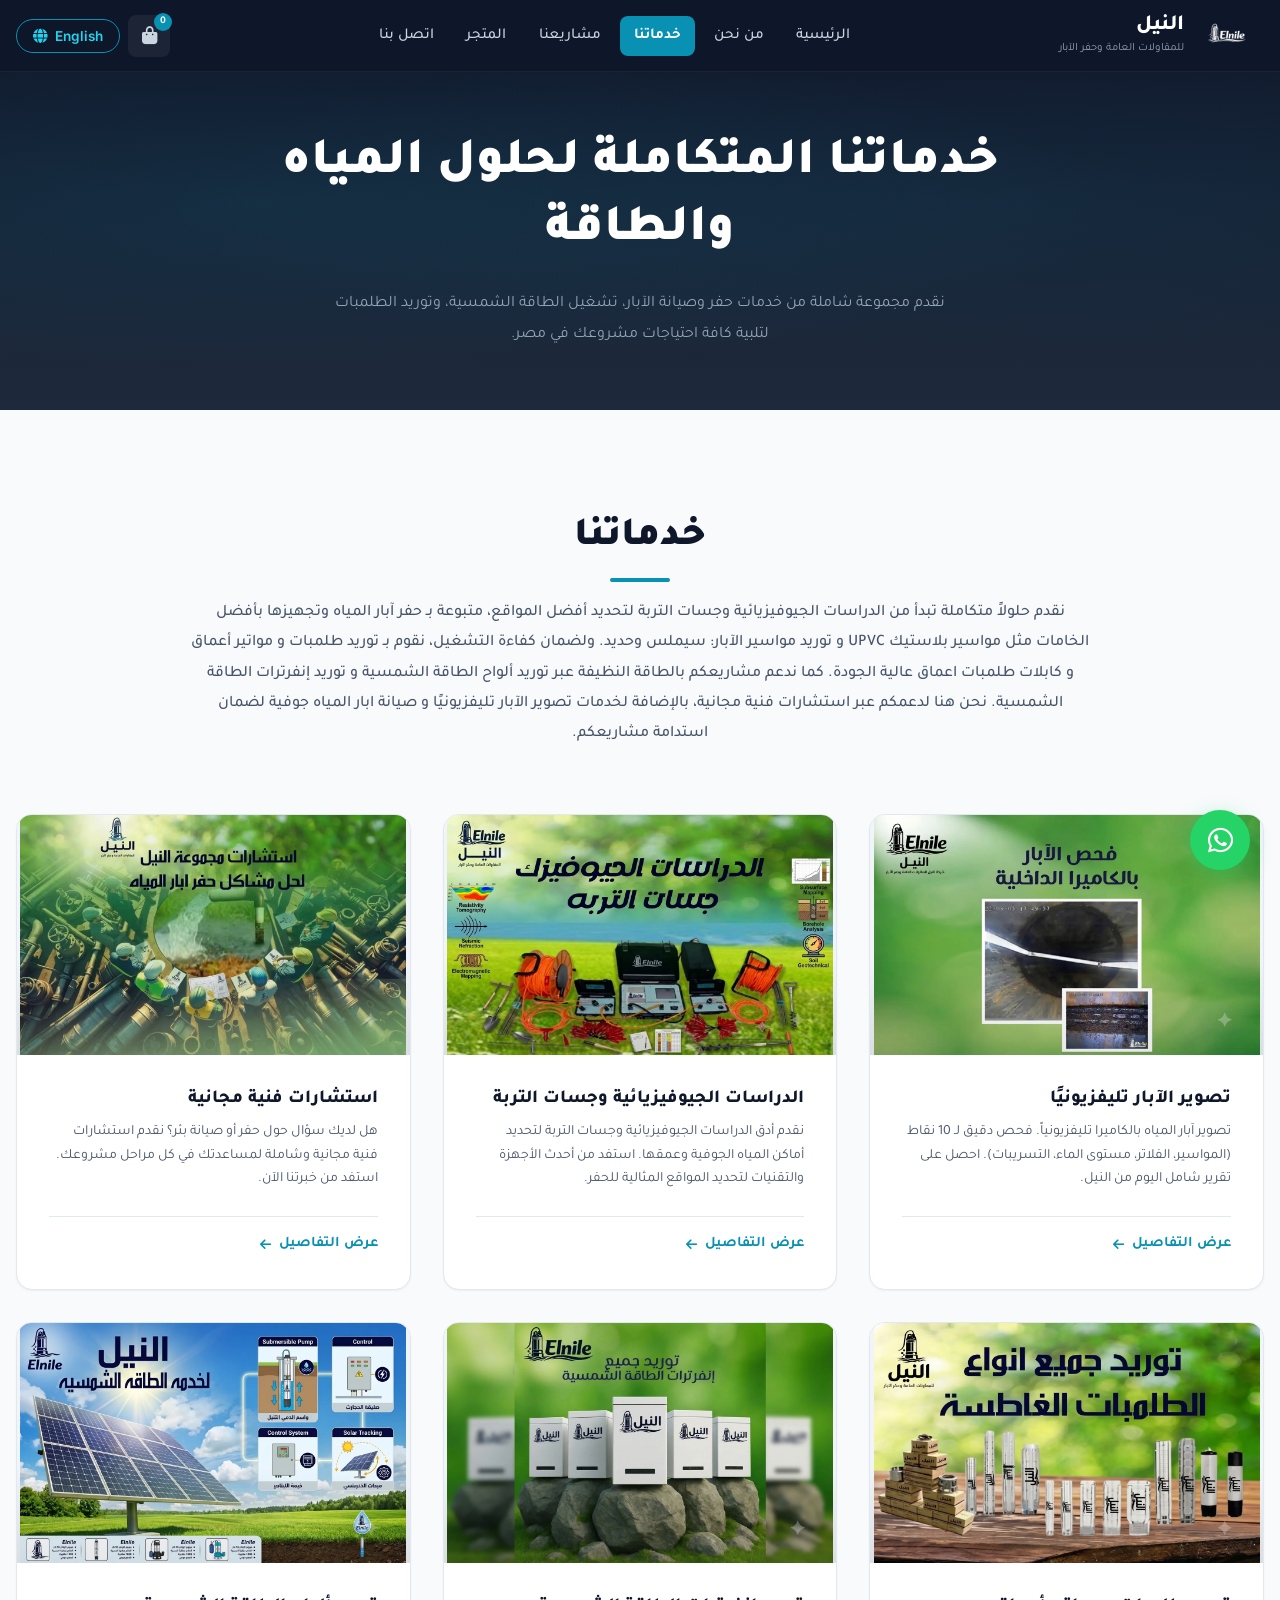
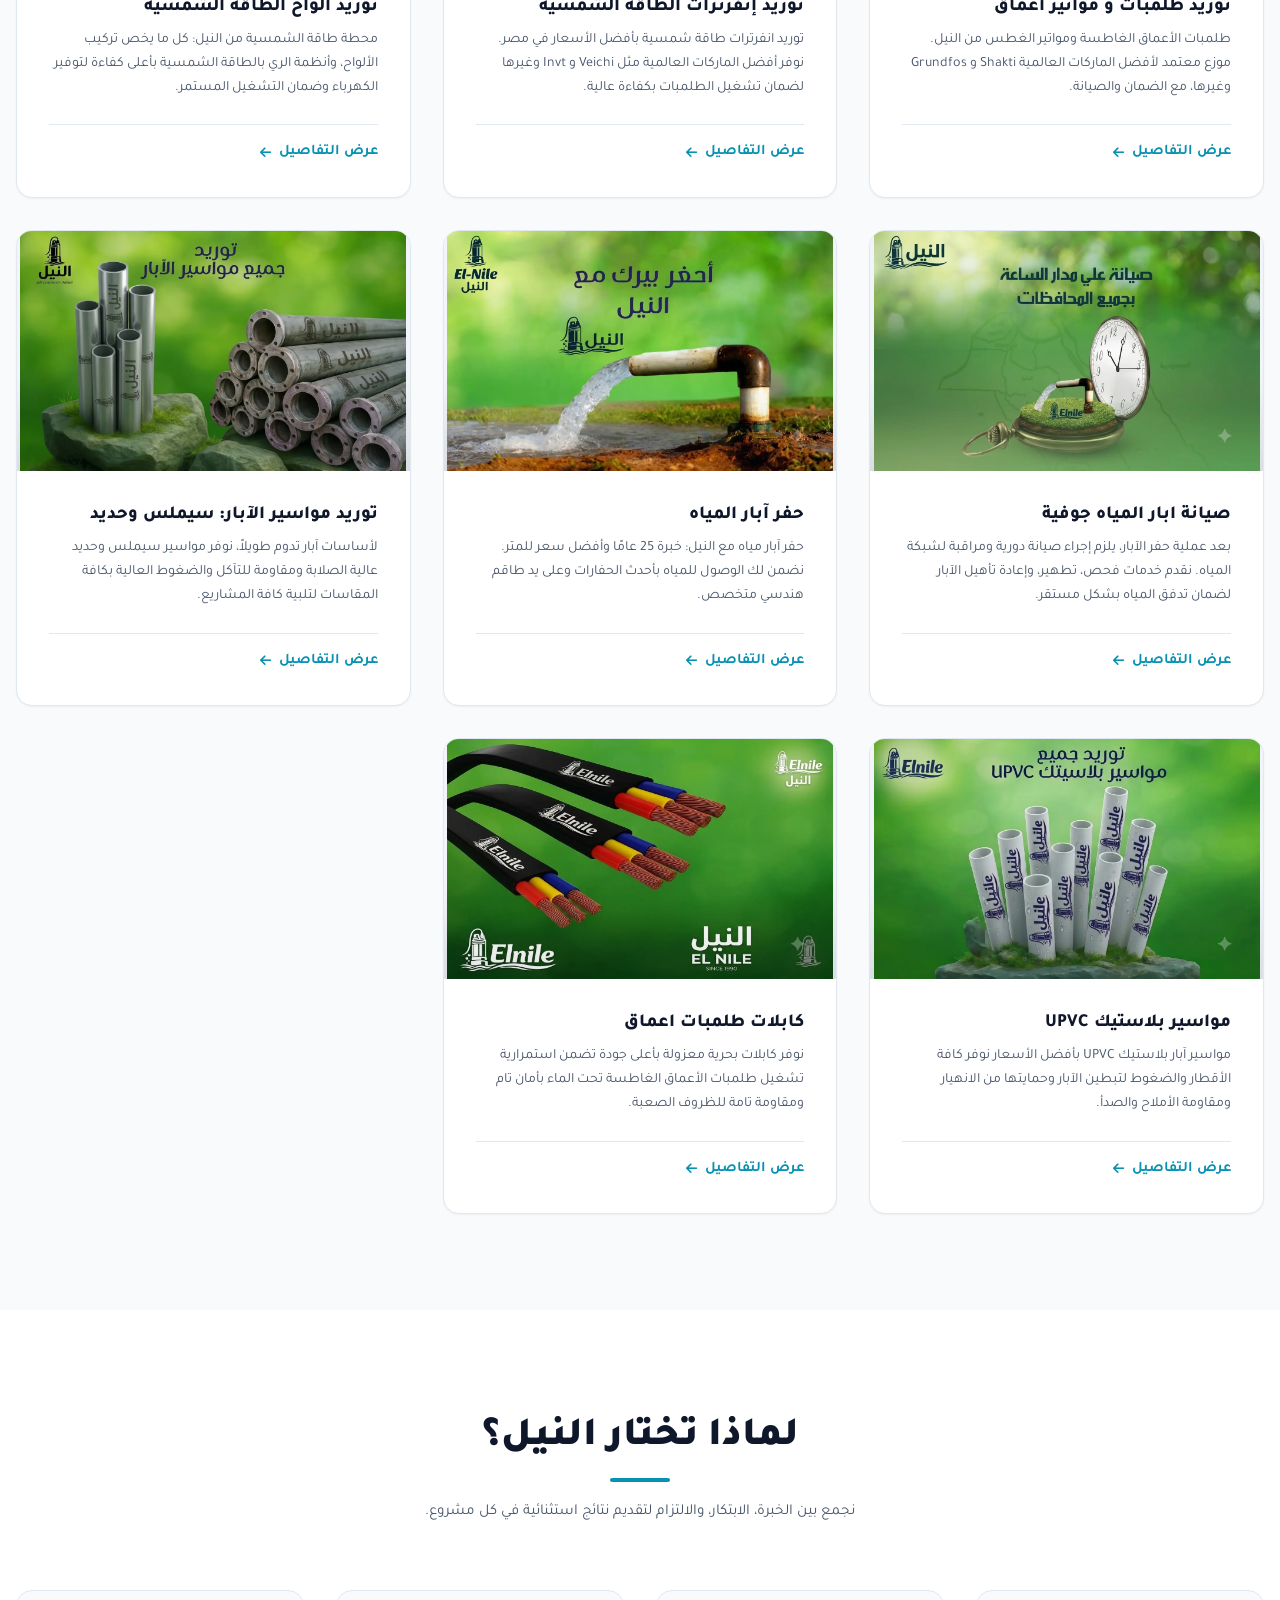
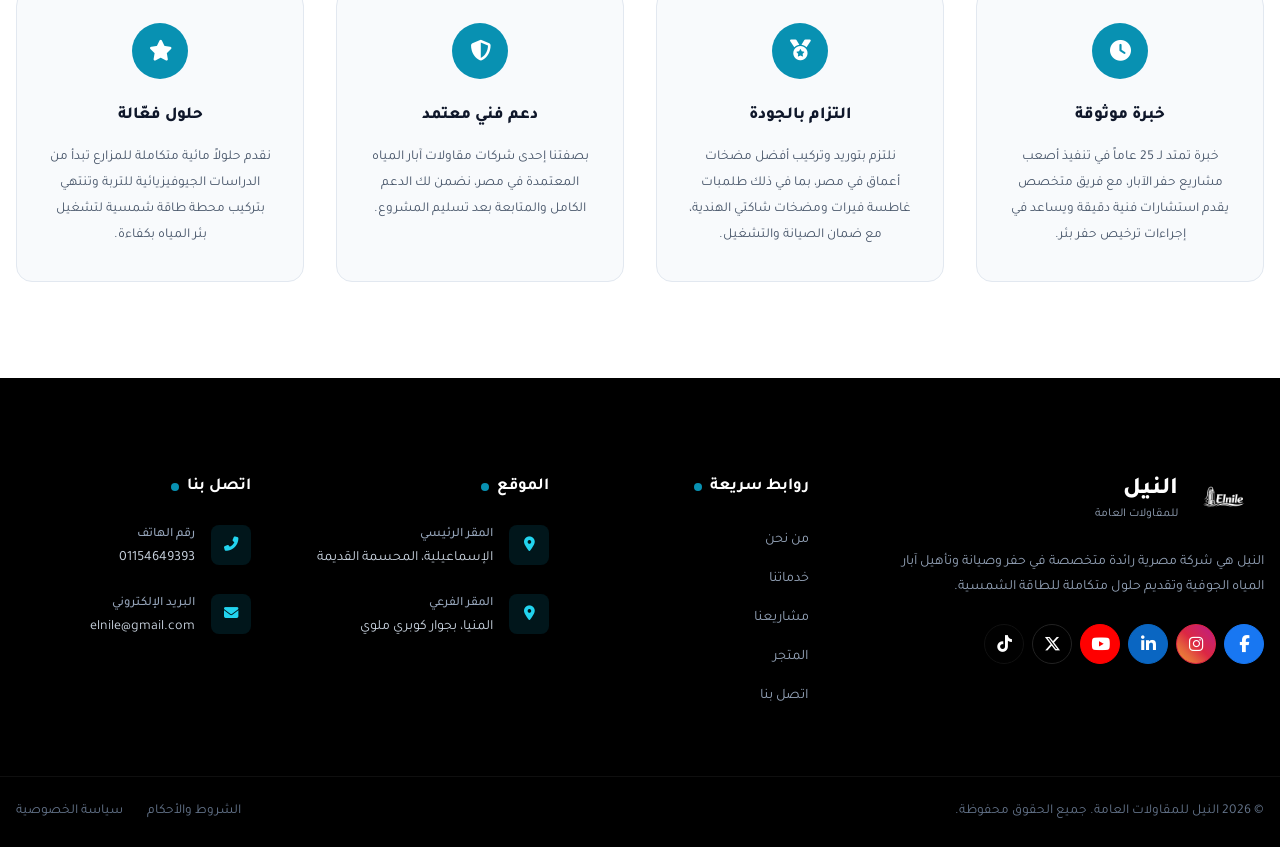
<file: service.html>
<!DOCTYPE html>
<html lang="ar" dir="rtl">
<head>
    <meta charset="UTF-8">
    <meta name="viewport" content="width=device-width, initial-scale=1.0">
    <meta name="description" content="تفاصيل الخدمة - النيل للمقاولات العامة وحفر الآبار.">
    <title id="page-title">خدماتنا | النيل للمقاولات العامة وحفر الآبار</title>

    <link rel="preconnect" href="https://fonts.googleapis.com">
    <link rel="preconnect" href="https://fonts.gstatic.com" crossorigin>
    <link href="https://fonts.googleapis.com/css2?family=Tajawal:wght@300;400;500;700;800;900&family=Inter:wght@300;400;500;600;700;800&display=swap" rel="stylesheet">
    <link rel="stylesheet" href="https://cdnjs.cloudflare.com/ajax/libs/font-awesome/6.5.1/css/all.min.css">

    <link rel="stylesheet" href="css/styles.css">
    <link rel="stylesheet" href="css/service-detail.css">
</head>
<body>

    <!-- ============ HEADER ============ -->
    <header id="main-header" class="header">
        <div class="container">
            <nav class="navbar">
                <a href="index.html" class="logo" id="logo">
                    <img src="assets/images/logo.png" alt="Elnile Logo" class="logo-img">
                    <div class="logo-text">
                        <span class="logo-name" data-ar="النيل" data-en="Elnile">النيل</span>
                        <span class="logo-tagline" data-ar="للمقاولات العامة وحفر الآبار" data-en="General Contracting & Well Drilling">للمقاولات العامة وحفر الآبار</span>
                    </div>
                </a>
                <ul class="nav-links" id="nav-links">
                    <li><a href="index.html" class="nav-link" data-ar="الرئيسية" data-en="Home">الرئيسية</a></li>
                    <li><a href="about.html" class="nav-link" data-ar="من نحن" data-en="About Us">من نحن</a></li>
                    <li>
                        <a href="services.html" class="nav-link active" data-ar="خدماتنا" data-en="Services">خدماتنا</a>
                    </li>
                    <li><a href="projects.html" class="nav-link" data-ar="مشاريعنا" data-en="Projects">مشاريعنا</a></li>
                    <li><a href="store.html" class="nav-link" data-ar="المتجر" data-en="Store">المتجر</a></li>
                    <li><a href="contact.html" class="nav-link" data-ar="اتصل بنا" data-en="Contact">اتصل بنا</a></li>
                </ul>
                <div class="nav-actions">
                    <button class="cart-btn" id="cart-btn" aria-label="Shopping Cart">
                        <i class="fas fa-shopping-bag"></i>
                        <span class="cart-count">0</span>
                    </button>
                    <button class="lang-btn" id="lang-toggle">
                        <span class="lang-text">English</span>
                        <i class="fas fa-globe"></i>
                    </button>
                    <button class="mobile-toggle" id="mobile-toggle" aria-label="Toggle Menu">
                        <span class="hamburger-line"></span>
                        <span class="hamburger-line"></span>
                        <span class="hamburger-line"></span>
                    </button>
                </div>
            </nav>
        </div>
    </header>

    <!-- ============ SERVICE DETAIL ============ -->
    <section class="service-detail-section">
        <div class="container">
            <article class="service-article">
                <div class="service-article-image">
                    <img id="service-image" src="" alt="">
                </div>
                <div class="service-article-body">
                    <h1 class="service-article-title" id="service-title">&nbsp;</h1>
                    <div class="service-article-divider"></div>
                    <div class="service-article-content" id="service-content"></div>
                </div>
                <!-- Interested CTA -->
                <div class="service-cta-box">
                    <h3 class="service-cta-title" data-ar="مهتم بهذه الخدمة؟" data-en="Interested in this service?">مهتم بهذه الخدمة؟</h3>
                    <a href="contact.html" class="service-cta-btn">
                        <i class="fas fa-phone-alt"></i>
                        <span data-ar="تواصل معنا" data-en="Contact Us">تواصل معنا</span>
                    </a>
                </div>
            </article>

            <!-- Back to services -->
            <div class="service-back-wrap">
                <a href="services.html" class="service-back-btn">
                    <i class="fas fa-arrow-right"></i>
                    <span data-ar="العودة إلى جميع الخدمات" data-en="Back to All Services">العودة إلى جميع الخدمات</span>
                </a>
            </div>
        </div>
    </section>

    <!-- ============ FOOTER ============ -->
    <footer id="contact" class="footer">
        <div class="container">
            <div class="footer-grid">
                <div class="footer-col footer-about">
                    <a href="index.html" class="footer-logo">
                        <img src="assets/images/logo.png" alt="Elnile Logo" class="footer-logo-img">
                        <div class="footer-logo-text">
                            <span class="footer-logo-name" data-ar="النيل" data-en="Elnile">النيل</span>
                            <span class="footer-logo-tagline" data-ar="للمقاولات العامة" data-en="General Contracting">للمقاولات العامة</span>
                        </div>
                    </a>
                    <p class="footer-desc" data-ar="النيل هي شركة مصرية رائدة متخصصة في حفر وصيانة وتأهيل آبار المياه الجوفية وتقديم حلول متكاملة للطاقة الشمسية." data-en="Elnile is a leading Egyptian company specializing in drilling, maintaining and rehabilitating groundwater wells and providing integrated solar energy solutions.">
                        النيل هي شركة مصرية رائدة متخصصة في حفر وصيانة وتأهيل آبار المياه الجوفية وتقديم حلول متكاملة للطاقة الشمسية.
                    </p>
                    <div class="footer-social">
                        <a href="#" class="social-link" aria-label="Facebook"><i class="fab fa-facebook-f"></i></a>
                        <a href="#" class="social-link" aria-label="Instagram"><i class="fab fa-instagram"></i></a>
                        <a href="#" class="social-link" aria-label="LinkedIn"><i class="fab fa-linkedin-in"></i></a>
                        <a href="#" class="social-link" aria-label="YouTube"><i class="fab fa-youtube"></i></a>
                        <a href="#" class="social-link" aria-label="X (Twitter)"><i class="fab fa-x-twitter"></i></a>
                        <a href="#" class="social-link" aria-label="TikTok"><i class="fab fa-tiktok"></i></a>
                    </div>
                </div>
                <div class="footer-col">
                    <h3 class="footer-heading" data-ar="روابط سريعة" data-en="Quick Links"><span class="heading-dot"></span>روابط سريعة</h3>
                    <ul class="footer-links">
                        <li><a href="about.html" data-ar="من نحن" data-en="About Us">من نحن</a></li>
                        <li><a href="services.html" data-ar="خدماتنا" data-en="Our Services">خدماتنا</a></li>
                        <li><a href="projects.html" data-ar="مشاريعنا" data-en="Our Projects">مشاريعنا</a></li>
                        <li><a href="store.html" data-ar="المتجر" data-en="Store">المتجر</a></li>
                        <li><a href="contact.html" data-ar="اتصل بنا" data-en="Contact Us">اتصل بنا</a></li>
                    </ul>
                </div>
                <div class="footer-col">
                    <h3 class="footer-heading" data-ar="الموقع" data-en="Location"><span class="heading-dot"></span>الموقع</h3>
                    <div class="footer-contact-list">
                        <div class="contact-item">
                            <div class="contact-icon"><i class="fas fa-map-marker-alt"></i></div>
                            <div class="contact-text">
                                <span class="contact-label" data-ar="المقر الرئيسي" data-en="Main Office">المقر الرئيسي</span>
                                <p data-ar="الإسماعيلية، المحسمة القديمة" data-en="Ismailia, Old Mahsama">الإسماعيلية، المحسمة القديمة</p>
                            </div>
                        </div>
                        <div class="contact-item">
                            <div class="contact-icon"><i class="fas fa-map-marker-alt"></i></div>
                            <div class="contact-text">
                                <span class="contact-label" data-ar="المقر الفرعي" data-en="Branch Office">المقر الفرعي</span>
                                <p data-ar="المنيا، بجوار كوبري ملوي" data-en="Minya, next to Mallawi Bridge">المنيا، بجوار كوبري ملوي</p>
                            </div>
                        </div>
                    </div>
                </div>
                <div class="footer-col">
                    <h3 class="footer-heading" data-ar="اتصل بنا" data-en="Contact Us"><span class="heading-dot"></span>اتصل بنا</h3>
                    <div class="footer-contact-list">
                        <div class="contact-item">
                            <div class="contact-icon"><i class="fas fa-phone-alt"></i></div>
                            <div class="contact-text">
                                <span class="contact-label" data-ar="رقم الهاتف" data-en="Phone Number">رقم الهاتف</span>
                                <a href="tel:01154649393" dir="ltr">01154649393</a>
                            </div>
                        </div>
                        <div class="contact-item">
                            <div class="contact-icon"><i class="fas fa-envelope"></i></div>
                            <div class="contact-text">
                                <span class="contact-label" data-ar="البريد الإلكتروني" data-en="Email">البريد الإلكتروني</span>
                                <a href="mailto:elnile@gmail.com" dir="ltr">elnile@gmail.com</a>
                            </div>
                        </div>
                    </div>
                </div>
            </div>
        </div>
        <div class="footer-bottom">
            <div class="container">
                <div class="footer-bottom-content">
                    <p class="copyright" data-ar="© 2026 النيل للمقاولات العامة. جميع الحقوق محفوظة." data-en="© 2026 Elnile General Contracting. All rights reserved.">© 2026 النيل للمقاولات العامة. جميع الحقوق محفوظة.</p>
                    <div class="footer-bottom-links">
                        <a href="#" data-ar="الشروط والأحكام" data-en="Terms & Conditions">الشروط والأحكام</a>
                        <a href="#" data-ar="سياسة الخصوصية" data-en="Privacy Policy">سياسة الخصوصية</a>
                    </div>
                </div>
            </div>
        </div>
    </footer>

    <!-- WhatsApp -->
    <a href="https://wa.me/201154649393" class="whatsapp-float" id="whatsapp-btn" target="_blank" rel="noopener noreferrer" aria-label="WhatsApp">
        <i class="fab fa-whatsapp"></i>
    </a>

    <script src="js/data/services-data.js"></script>
    <script src="js/script.js"></script>
    <script src="js/service-detail.js"></script>
</body>
</html>
</file>
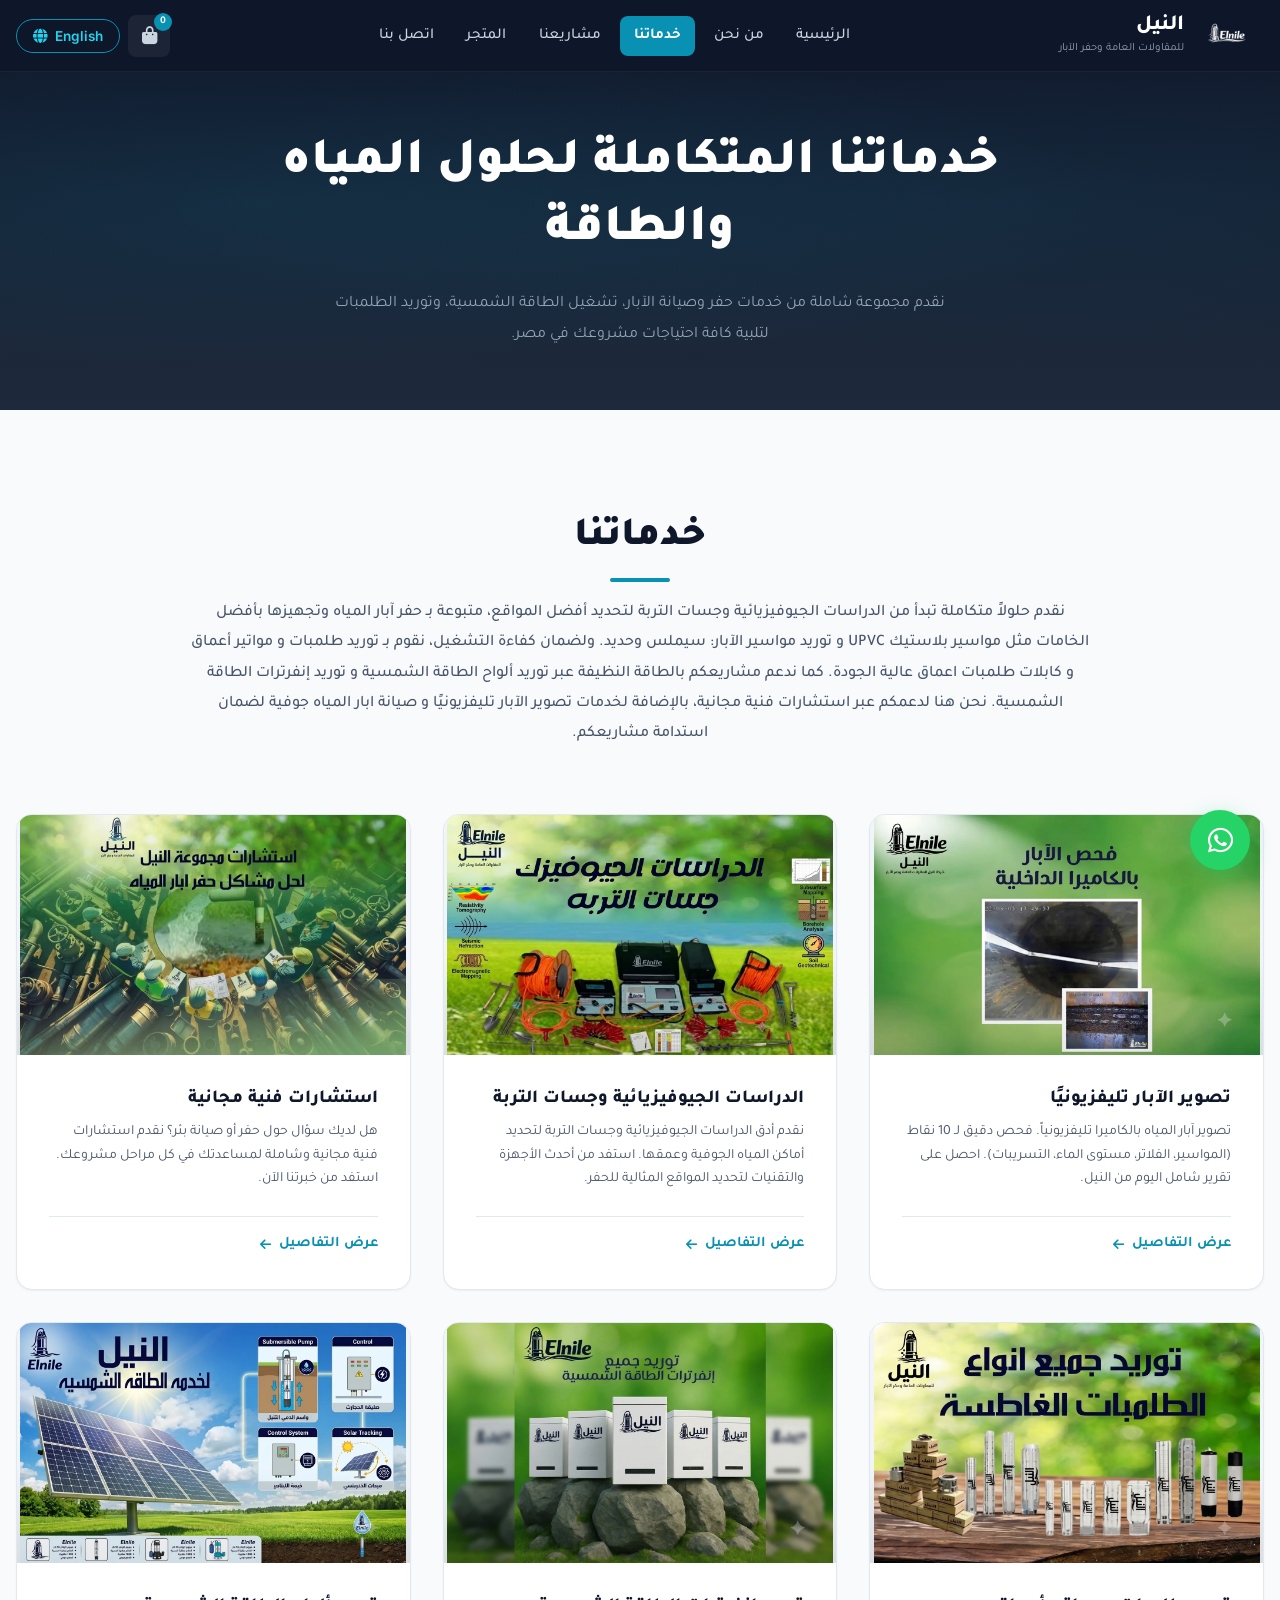
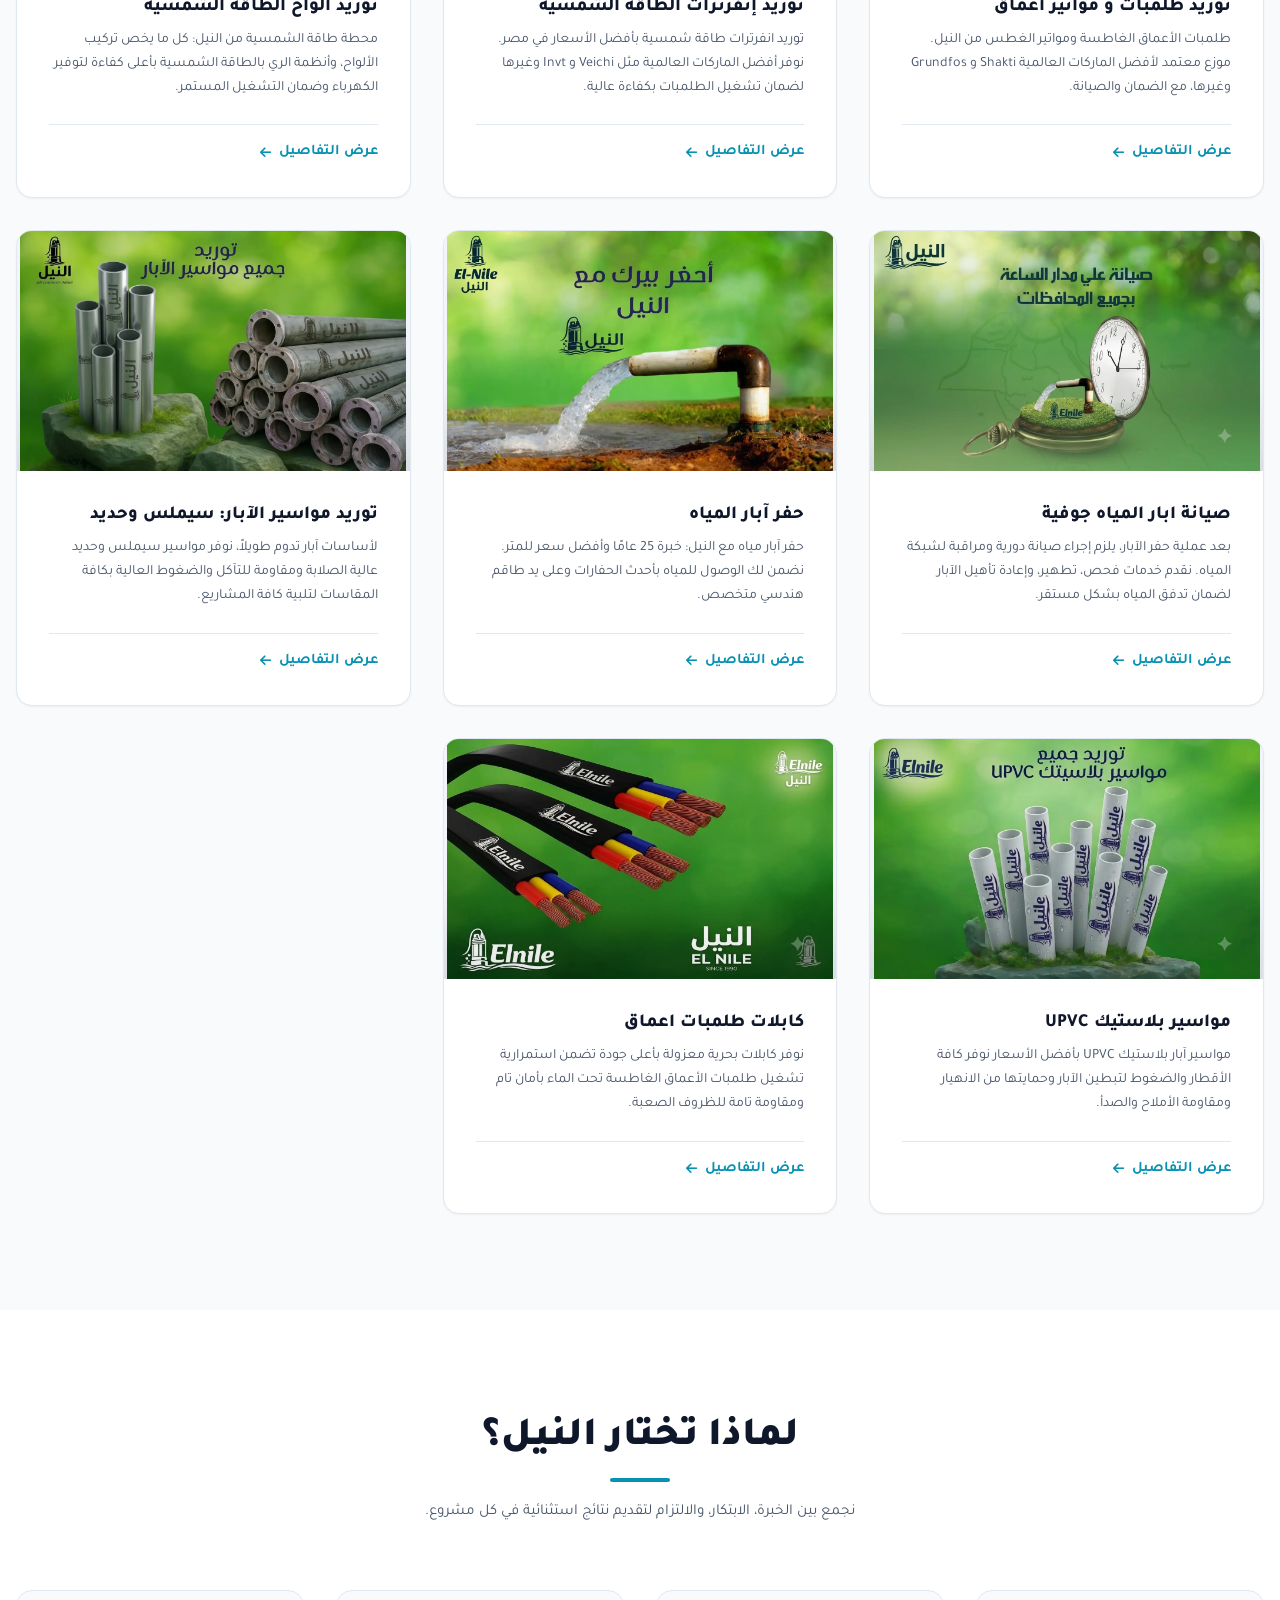
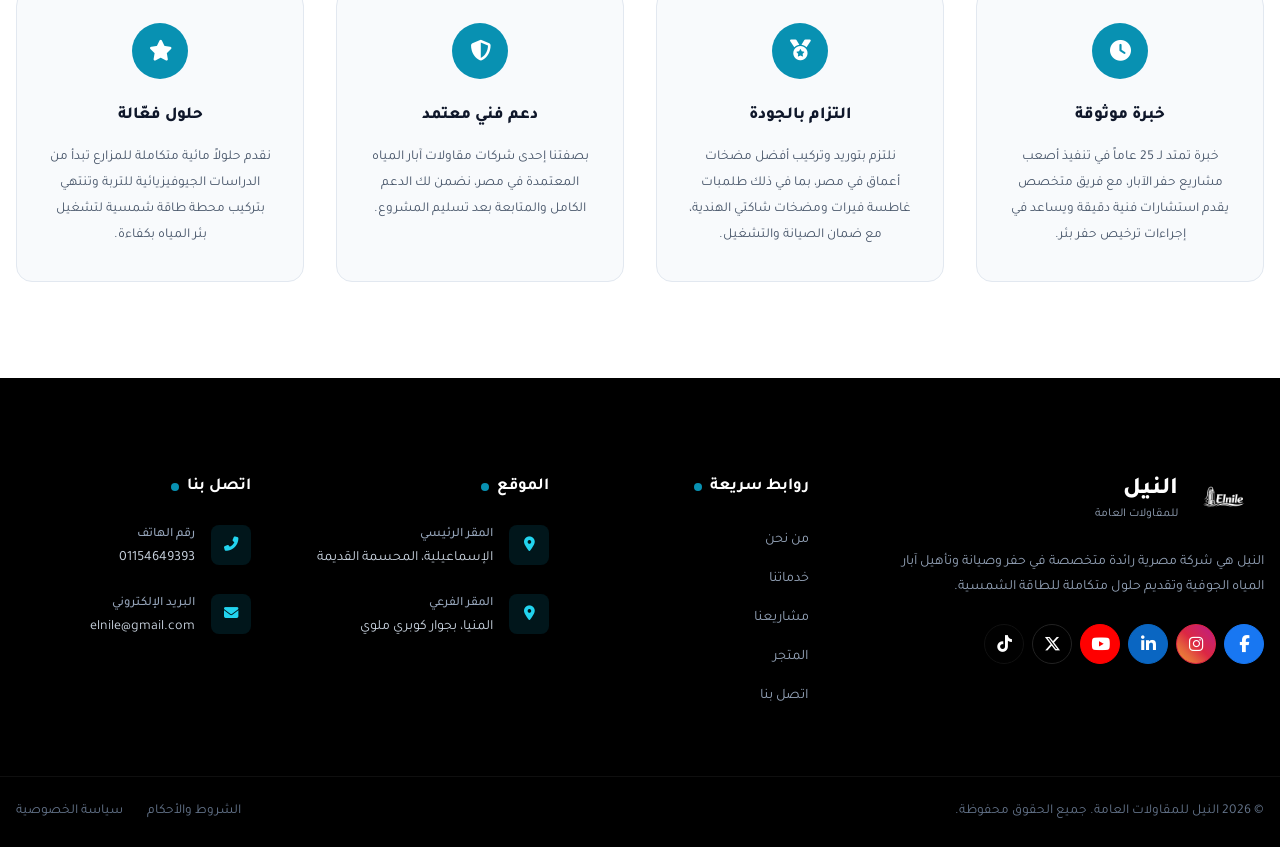
<file: services.html>
<!DOCTYPE html>
<html lang="ar" dir="rtl">
<head>
    <meta charset="UTF-8">
    <meta name="viewport" content="width=device-width, initial-scale=1.0">
    <meta name="description" content="خدماتنا - النيل للمقاولات العامة وحفر الآبار. نقدم حلولاً متكاملة لحلول المياه والطاقة المتجددة في مصر.">
    <title>خدماتنا | النيل للمقاولات العامة وحفر الآبار</title>

    <link rel="preconnect" href="https://fonts.googleapis.com">
    <link rel="preconnect" href="https://fonts.gstatic.com" crossorigin>
    <link href="https://fonts.googleapis.com/css2?family=Tajawal:wght@300;400;500;700;800;900&family=Inter:wght@300;400;500;600;700;800&display=swap" rel="stylesheet">
    <link rel="stylesheet" href="https://cdnjs.cloudflare.com/ajax/libs/font-awesome/6.5.1/css/all.min.css">

    <link rel="stylesheet" href="css/styles.css">
    <link rel="stylesheet" href="css/services.css">
</head>
<body>

    <!-- ============ HEADER ============ -->
    <header id="main-header" class="header">
        <div class="container">
            <nav class="navbar">
                <a href="index.html" class="logo" id="logo">
                    <img src="assets/images/logo.png" alt="Elnile Logo" class="logo-img">
                    <div class="logo-text">
                        <span class="logo-name" data-ar="النيل" data-en="Elnile">النيل</span>
                        <span class="logo-tagline" data-ar="للمقاولات العامة وحفر الآبار" data-en="General Contracting & Well Drilling">للمقاولات العامة وحفر الآبار</span>
                    </div>
                </a>
                <ul class="nav-links" id="nav-links">
                    <li><a href="index.html" class="nav-link" data-ar="الرئيسية" data-en="Home">الرئيسية</a></li>
                    <li><a href="about.html" class="nav-link" data-ar="من نحن" data-en="About Us">من نحن</a></li>
                    <li>
                        <a href="services.html" class="nav-link active" data-ar="خدماتنا" data-en="Services">خدماتنا</a>
                    </li>
                    <li><a href="projects.html" class="nav-link" data-ar="مشاريعنا" data-en="Projects">مشاريعنا</a></li>
                    <li><a href="store.html" class="nav-link" data-ar="المتجر" data-en="Store">المتجر</a></li>
                    <li><a href="contact.html" class="nav-link" data-ar="اتصل بنا" data-en="Contact">اتصل بنا</a></li>
                </ul>
                <div class="nav-actions">
                    <button class="cart-btn" id="cart-btn" aria-label="Shopping Cart">
                        <i class="fas fa-shopping-bag"></i>
                        <span class="cart-count">0</span>
                    </button>
                    <button class="lang-btn" id="lang-toggle">
                        <span class="lang-text">English</span>
                        <i class="fas fa-globe"></i>
                    </button>
                    <button class="mobile-toggle" id="mobile-toggle" aria-label="Toggle Menu">
                        <span class="hamburger-line"></span>
                        <span class="hamburger-line"></span>
                        <span class="hamburger-line"></span>
                    </button>
                </div>
            </nav>
        </div>
    </header>

    <!-- ============ SERVICES HERO BANNER ============ -->
    <section class="services-hero">
        <div class="services-hero-bg"></div>
        <div class="container">
            <div class="services-hero-content">
                <h1 class="services-hero-title" data-ar="خدماتنا المتكاملة لحلول المياه والطاقة" data-en="Our Integrated Services for Water & Energy Solutions">خدماتنا المتكاملة لحلول المياه والطاقة</h1>
                <p class="services-hero-subtitle" data-ar="نقدم مجموعة شاملة من خدمات حفر وصيانة الآبار، تشغيل الطاقة الشمسية، وتوريد الطلمبات لتلبية كافة احتياجات مشروعك في مصر." data-en="We provide a comprehensive range of well drilling and maintenance, solar power operation, and pump supply services to meet all your project needs in Egypt.">
                    نقدم مجموعة شاملة من خدمات حفر وصيانة الآبار، تشغيل الطاقة الشمسية، وتوريد الطلمبات لتلبية كافة احتياجات مشروعك في مصر.
                </p>
            </div>
        </div>
    </section>

    <!-- ============ SERVICES DETAILS SECTION ============ -->
    <section class="services-page-section">
        <div class="container">
            <!-- Section Header -->
            <div class="services-page-header">
                <h2 class="services-page-main-title" data-ar="خدماتنا" data-en="Our Services">خدماتنا</h2>
                <div class="services-title-underline"></div>
                <p class="services-page-desc" data-ar="نقدم حلولاً متكاملة تبدأ من الدراسات الجيوفيزيائية وجسات التربة لتحديد أفضل المواقع، متبوعة بـ حفر آبار المياه وتجهيزها بأفضل الخامات مثل مواسير بلاستيك UPVC و توريد مواسير الآبار: سيملس وحديد. ولضمان كفاءة التشغيل، نقوم بـ توريد طلمبات و مواتير أعماق و كابلات طلمبات اعماق عالية الجودة. كما ندعم مشاريعكم بالطاقة النظيفة عبر توريد ألواح الطاقة الشمسية و توريد إنفرترات الطاقة الشمسية. نحن هنا لدعمكم عبر استشارات فنية مجانية، بالإضافة لخدمات تصوير الآبار تليفزيونيًا و صيانة ابار المياه جوفية لضمان استدامة مشاريعكم." data-en="We offer integrated solutions starting from geophysical studies and soil testing to identify the best sites, followed by water well drilling and equipping with the best materials such as UPVC plastic pipes and supplying well pipes: seamless and steel. To ensure efficiency, we supply high-quality deep pumps, submersible motors, and deep pump cables. We also support your projects with clean energy by supplying solar panels and solar inverters. We are here to support you through free technical consultations, well camera imaging, and groundwater well maintenance to ensure project sustainability.">
                    نقدم حلولاً متكاملة تبدأ من الدراسات الجيوفيزيائية وجسات التربة لتحديد أفضل المواقع، متبوعة بـ حفر آبار المياه وتجهيزها بأفضل الخامات مثل مواسير بلاستيك UPVC و توريد مواسير الآبار: سيملس وحديد. ولضمان كفاءة التشغيل، نقوم بـ توريد طلمبات و مواتير أعماق و كابلات طلمبات اعماق عالية الجودة. كما ندعم مشاريعكم بالطاقة النظيفة عبر توريد ألواح الطاقة الشمسية و توريد إنفرترات الطاقة الشمسية. نحن هنا لدعمكم عبر استشارات فنية مجانية، بالإضافة لخدمات تصوير الآبار تليفزيونيًا و صيانة ابار المياه جوفية لضمان استدامة مشاريعكم.
                </p>
            </div>

            <!-- Services Grid -->
            <div class="services-grid">
                <!-- Service 1 -->
                <div class="service-card">
                    <div class="service-image">
                        <img src="assets/images/services/Wells philming.webp" alt="تصوير الآبار تليفزيونيًا">
                        <div class="service-image-overlay"></div>
                    </div>
                    <div class="service-body">
                        <h3 class="service-name" data-ar="تصوير الآبار تليفزيونيًا" data-en="Well Video Camera Inspection">تصوير الآبار تليفزيونيًا</h3>
                        <p class="service-desc" data-ar="تصوير آبار المياه بالكاميرا تليفزيونياً. فحص دقيق لـ 10 نقاط (المواسير، الفلاتر، مستوى الماء، التسريبات). احصل على تقرير شامل اليوم من النيل." data-en="Water well video camera inspection. Accurate inspection of 10 points (pipes, filters, water level, leaks). Get a comprehensive report today from Elnile.">
                            تصوير آبار المياه بالكاميرا تليفزيونياً. فحص دقيق لـ 10 نقاط (المواسير، الفلاتر، مستوى الماء، التسريبات). احصل على تقرير شامل اليوم من النيل.
                        </p>
                        <a href="service.html?service=wells-filming" class="service-link">
                            <span data-ar="عرض التفاصيل" data-en="See More">عرض التفاصيل</span>
                            <i class="fas fa-arrow-left"></i>
                        </a>
                    </div>
                </div>

                <!-- Service 2 -->
                <div class="service-card">
                    <div class="service-image">
                        <img src="assets/images/services/geophysics studies.webp" alt="الدراسات الجيوفيزيائية وجسات التربة">
                        <div class="service-image-overlay"></div>
                    </div>
                    <div class="service-body">
                        <h3 class="service-name" data-ar="الدراسات الجيوفيزيائية وجسات التربة" data-en="Geophysical Studies & Soil Testing">الدراسات الجيوفيزيائية وجسات التربة</h3>
                        <p class="service-desc" data-ar="نقدم أدق الدراسات الجيوفيزيائية وجسات التربة لتحديد أماكن المياه الجوفية وعمقها. استفد من أحدث الأجهزة والتقنيات لتحديد المواقع المثالية للحفر." data-en="We offer the most accurate geophysical studies and soil testing to identify groundwater locations and depth. Benefit from the latest equipment and techniques to locate optimal drilling sites.">
                            نقدم أدق الدراسات الجيوفيزيائية وجسات التربة لتحديد أماكن المياه الجوفية وعمقها. استفد من أحدث الأجهزة والتقنيات لتحديد المواقع المثالية للحفر.
                        </p>
                        <a href="service.html?service=geophysical-studies" class="service-link">
                            <span data-ar="عرض التفاصيل" data-en="See More">عرض التفاصيل</span>
                            <i class="fas fa-arrow-left"></i>
                        </a>
                    </div>
                </div>

                <!-- Service 3 -->
                <div class="service-card">
                    <div class="service-image">
                        <img src="assets/images/services/conslutations.webp" alt="استشارات فنية مجانية">
                        <div class="service-image-overlay"></div>
                    </div>
                    <div class="service-body">
                        <h3 class="service-name" data-ar="استشارات فنية مجانية" data-en="Free Technical Consultations">استشارات فنية مجانية</h3>
                        <p class="service-desc" data-ar="هل لديك سؤال حول حفر أو صيانة بئر؟ نقدم استشارات فنية مجانية وشاملة لمساعدتك في كل مراحل مشروعك. استفد من خبرتنا الآن." data-en="Have a question about drilling or maintaining a well? We provide free and comprehensive technical consultations to assist you in all stages of your project. Benefit from our expertise now.">
                            هل لديك سؤال حول حفر أو صيانة بئر؟ نقدم استشارات فنية مجانية وشاملة لمساعدتك في كل مراحل مشروعك. استفد من خبرتنا الآن.
                        </p>
                        <a href="service.html?service=consultations" class="service-link">
                            <span data-ar="عرض التفاصيل" data-en="See More">عرض التفاصيل</span>
                            <i class="fas fa-arrow-left"></i>
                        </a>
                    </div>
                </div>

                <!-- Service 4 -->
                <div class="service-card">
                    <div class="service-image">
                        <img src="assets/images/services/توريد طلمبات.webp" alt="توريد طلمبات و مواتير أعماق">
                        <div class="service-image-overlay"></div>
                    </div>
                    <div class="service-body">
                        <h3 class="service-name" data-ar="توريد طلمبات و مواتير أعماق" data-en="Supply of Deep Pumps & Motors">توريد طلمبات و مواتير أعماق</h3>
                        <p class="service-desc" data-ar="طلمبات الأعماق الغاطسة ومواتير الغطس من النيل. موزع معتمد لأفضل الماركات العالمية Shakti و Grundfos وغيرها، مع الضمان والصيانة." data-en="Submersible deep pumps and motors from Elnile. Authorized distributor for the best global brands Shakti, Grundfos and others, with warranty and maintenance.">
                            طلمبات الأعماق الغاطسة ومواتير الغطس من النيل. موزع معتمد لأفضل الماركات العالمية Shakti و Grundfos وغيرها، مع الضمان والصيانة.
                        </p>
                        <a href="service.html?service=pumps-supply" class="service-link">
                            <span data-ar="عرض التفاصيل" data-en="See More">عرض التفاصيل</span>
                            <i class="fas fa-arrow-left"></i>
                        </a>
                    </div>
                </div>

                <!-- Service 5 -->
                <div class="service-card">
                    <div class="service-image">
                        <img src="assets/images/services/inverters.webp" alt="توريد إنفرترات الطاقة الشمسية">
                        <div class="service-image-overlay"></div>
                    </div>
                    <div class="service-body">
                        <h3 class="service-name" data-ar="توريد إنفرترات الطاقة الشمسية" data-en="Supply of Solar Inverters">توريد إنفرترات الطاقة الشمسية</h3>
                        <p class="service-desc" data-ar="توريد انفرترات طاقة شمسية بأفضل الأسعار في مصر. نوفر أفضل الماركات العالمية مثل Veichi و Invt وغيرها لضمان تشغيل الطلمبات بكفاءة عالية." data-en="Supply of solar inverters at the best prices in Egypt. We provide the best global brands like Veichi, Invt and others to ensure pumps operate with high efficiency.">
                            توريد انفرترات طاقة شمسية بأفضل الأسعار في مصر. نوفر أفضل الماركات العالمية مثل Veichi و Invt وغيرها لضمان تشغيل الطلمبات بكفاءة عالية.
                        </p>
                        <a href="service.html?service=inverters-supply" class="service-link">
                            <span data-ar="عرض التفاصيل" data-en="See More">عرض التفاصيل</span>
                            <i class="fas fa-arrow-left"></i>
                        </a>
                    </div>
                </div>

                <!-- Service 6 -->
                <div class="service-card">
                    <div class="service-image">
                        <img src="assets/images/services/الواح الطاقه الشمسيه.webp" alt="توريد ألواح الطاقة الشمسية">
                        <div class="service-image-overlay"></div>
                    </div>
                    <div class="service-body">
                        <h3 class="service-name" data-ar="توريد ألواح الطاقة الشمسية" data-en="Supply of Solar Panels">توريد ألواح الطاقة الشمسية</h3>
                        <p class="service-desc" data-ar="محطة طاقة الشمسية من النيل: كل ما يخص تركيب الألواح، وأنظمة الري بالطاقة الشمسية بأعلى كفاءة لتوفير الكهرباء وضمان التشغيل المستمر." data-en="Solar power stations from Elnile: everything related to solar panels installation, and high efficiency solar irrigation systems to save electricity and ensure continuous operation.">
                            محطة طاقة الشمسية من النيل: كل ما يخص تركيب الألواح، وأنظمة الري بالطاقة الشمسية بأعلى كفاءة لتوفير الكهرباء وضمان التشغيل المستمر.
                        </p>
                        <a href="service.html?service=solar-panels-supply" class="service-link">
                            <span data-ar="عرض التفاصيل" data-en="See More">عرض التفاصيل</span>
                            <i class="fas fa-arrow-left"></i>
                        </a>
                    </div>
                </div>

                <!-- Service 7 -->
                <div class="service-card">
                    <div class="service-image">
                        <img src="assets/images/services/صيانه ابار المياه.webp" alt="صيانة ابار المياه جوفية">
                        <div class="service-image-overlay"></div>
                    </div>
                    <div class="service-body">
                        <h3 class="service-name" data-ar="صيانة ابار المياه جوفية" data-en="Groundwater Well Maintenance">صيانة ابار المياه جوفية</h3>
                        <p class="service-desc" data-ar="بعد عملية حفر الآبار، يلزم إجراء صيانة دورية ومراقبة لشبكة المياه. نقدم خدمات فحص، تطهير، وإعادة تأهيل الآبار لضمان تدفق المياه بشكل مستقر." data-en="After drilling, periodic maintenance and monitoring of the water network are required. We offer inspection, purification, and rehabilitation services for wells to ensure stable water flow.">
                            بعد عملية حفر الآبار، يلزم إجراء صيانة دورية ومراقبة لشبكة المياه. نقدم خدمات فحص، تطهير، وإعادة تأهيل الآبار لضمان تدفق المياه بشكل مستقر.
                        </p>
                        <a href="service.html?service=wells-maintenance" class="service-link">
                            <span data-ar="عرض التفاصيل" data-en="See More">عرض التفاصيل</span>
                            <i class="fas fa-arrow-left"></i>
                        </a>
                    </div>
                </div>

                <!-- Service 8 -->
                <div class="service-card">
                    <div class="service-image">
                        <img src="assets/images/services/حفر ابار.webp" alt="حفر آبار المياه">
                        <div class="service-image-overlay"></div>
                    </div>
                    <div class="service-body">
                        <h3 class="service-name" data-ar="حفر آبار المياه" data-en="Water Well Drilling">حفر آبار المياه</h3>
                        <p class="service-desc" data-ar="حفر آبار مياه مع النيل: خبرة 25 عامًا وأفضل سعر للمتر. نضمن لك الوصول للمياه بأحدث الحفارات وعلى يد طاقم هندسي متخصص." data-en="Water well drilling with Elnile: 25 years of experience and the best price per meter. We guarantee access to water using the latest rigs and a specialized engineering team.">
                            حفر آبار مياه مع النيل: خبرة 25 عامًا وأفضل سعر للمتر. نضمن لك الوصول للمياه بأحدث الحفارات وعلى يد طاقم هندسي متخصص.
                        </p>
                        <a href="service.html?service=well-drilling" class="service-link">
                            <span data-ar="عرض التفاصيل" data-en="See More">عرض التفاصيل</span>
                            <i class="fas fa-arrow-left"></i>
                        </a>
                    </div>
                </div>

                <!-- Service 9 -->
                <div class="service-card">
                    <div class="service-image">
                        <img src="assets/images/services/توريد مواسير.webp" alt="توريد مواسير الآبار: سيملس وحديد">
                        <div class="service-image-overlay"></div>
                    </div>
                    <div class="service-body">
                        <h3 class="service-name" data-ar="توريد مواسير الآبار: سيملس وحديد" data-en="Well Pipes Supply: Seamless & Steel">توريد مواسير الآبار: سيملس وحديد</h3>
                        <p class="service-desc" data-ar="لأساسات آبار تدوم طويلاً، نوفر مواسير سيملس وحديد عالية الصلابة ومقاومة للتآكل والضغوط العالية بكافة المقاسات لتلبية كافة المشاريع." data-en="For long-lasting well foundations, we supply highly rigid, corrosion-resistant, and high-pressure seamless and steel pipes in all sizes to meet all project needs.">
                            لأساسات آبار تدوم طويلاً، نوفر مواسير سيملس وحديد عالية الصلابة ومقاومة للتآكل والضغوط العالية بكافة المقاسات لتلبية كافة المشاريع.
                        </p>
                        <a href="service.html?service=steel-pipes-supply" class="service-link">
                            <span data-ar="عرض التفاصيل" data-en="See More">عرض التفاصيل</span>
                            <i class="fas fa-arrow-left"></i>
                        </a>
                    </div>
                </div>

                <!-- Service 10 -->
                <div class="service-card">
                    <div class="service-image">
                        <img src="assets/images/services/مواسير بلاستيك.webp" alt="مواسير بلاستيك UPVC">
                        <div class="service-image-overlay"></div>
                    </div>
                    <div class="service-body">
                        <h3 class="service-name" data-ar="مواسير بلاستيك UPVC" data-en="UPVC Plastic Pipes">مواسير بلاستيك UPVC</h3>
                        <p class="service-desc" data-ar="مواسير آبار بلاستيك UPVC بأفضل الأسعار نوفر كافة الأقطار والضغوط لتبطين الآبار وحمايتها من الانهيار ومقاومة الأملاح والصدأ." data-en="UPVC plastic well pipes at the best prices. We provide all diameters and pressures to line wells, protect them from collapse, and resist salts and rust.">
                            مواسير آبار بلاستيك UPVC بأفضل الأسعار نوفر كافة الأقطار والضغوط لتبطين الآبار وحمايتها من الانهيار ومقاومة الأملاح والصدأ.
                        </p>
                        <a href="service.html?service=upvc-pipes" class="service-link">
                            <span data-ar="عرض التفاصيل" data-en="See More">عرض التفاصيل</span>
                            <i class="fas fa-arrow-left"></i>
                        </a>
                    </div>
                </div>

                <!-- Service 11 -->
                <div class="service-card">
                    <div class="service-image">
                        <img src="assets/images/services/كابلات طلمبات الاعماق.webp" alt="كابلات طلمبات اعماق">
                        <div class="service-image-overlay"></div>
                    </div>
                    <div class="service-body">
                        <h3 class="service-name" data-ar="كابلات طلمبات اعماق" data-en="Deep Pump Cables">كابلات طلمبات اعماق</h3>
                        <p class="service-desc" data-ar="نوفر كابلات بحرية معزولة بأعلى جودة تضمن استمرارية تشغيل طلمبات الأعماق الغاطسة تحت الماء بأمان تام ومقاومة تامة للظروف الصعبة." data-en="We supply high-quality insulated marine cables that ensure continuous operation of submersible deep pumps underwater with complete safety and resistance to tough conditions.">
                            نوفر كابلات بحرية معزولة بأعلى جودة تضمن استمرارية تشغيل طلمبات الأعماق الغاطسة تحت الماء بأمان تام ومقاومة تامة للظروف الصعبة.
                        </p>
                        <a href="service.html?service=pump-cables" class="service-link">
                            <span data-ar="عرض التفاصيل" data-en="See More">عرض التفاصيل</span>
                            <i class="fas fa-arrow-left"></i>
                        </a>
                    </div>
                </div>
            </div>
        </div>
    </section>

    <!-- ============ WHY CHOOSE US SECTION ============ -->
    <section class="why-choose-section">
        <div class="container">
            <div class="why-choose-header">
                <h2 class="why-choose-title" data-ar="لماذا تختار النيل؟" data-en="Why Choose Elnile?">لماذا تختار النيل؟</h2>
                <div class="services-title-underline"></div>
                <p class="why-choose-subtitle" data-ar="نجمع بين الخبرة، الابتكار، والالتزام لتقديم نتائج استثنائية في كل مشروع." data-en="We combine experience, innovation, and commitment to deliver exceptional results in every project.">
                    نجمع بين الخبرة، الابتكار، والالتزام لتقديم نتائج استثنائية في كل مشروع.
                </p>
            </div>
            <div class="why-choose-grid">
                <div class="why-choose-card">
                    <div class="why-choose-icon">
                        <i class="fas fa-clock"></i>
                    </div>
                    <h3 class="why-choose-card-title" data-ar="خبرة موثوقة" data-en="Trusted Experience">خبرة موثوقة</h3>
                    <p class="why-choose-card-desc" data-ar="خبرة تمتد لـ 25 عاماً في تنفيذ أصعب مشاريع حفر الآبار، مع فريق متخصص يقدم استشارات فنية دقيقة ويساعد في إجراءات ترخيص حفر بئر." data-en="25 years of experience executing the toughest well drilling projects, with a specialized team providing precise technical consultations and assisting with well drilling permit procedures.">
                        خبرة تمتد لـ 25 عاماً في تنفيذ أصعب مشاريع حفر الآبار، مع فريق متخصص يقدم استشارات فنية دقيقة ويساعد في إجراءات ترخيص حفر بئر.
                    </p>
                </div>
                <div class="why-choose-card">
                    <div class="why-choose-icon">
                        <i class="fas fa-medal"></i>
                    </div>
                    <h3 class="why-choose-card-title" data-ar="التزام بالجودة" data-en="Commitment to Quality">التزام بالجودة</h3>
                    <p class="why-choose-card-desc" data-ar="نلتزم بتوريد وتركيب أفضل مضخات أعماق في مصر، بما في ذلك طلمبات غاطسة فيرات ومضخات شاكتي الهندية، مع ضمان الصيانة والتشغيل." data-en="We are committed to supplying and installing the best deep pumps in Egypt, including submersible pumps and Indian Shakti pumps, with maintenance and operation warranty.">
                        نلتزم بتوريد وتركيب أفضل مضخات أعماق في مصر، بما في ذلك طلمبات غاطسة فيرات ومضخات شاكتي الهندية، مع ضمان الصيانة والتشغيل.
                    </p>
                </div>
                <div class="why-choose-card">
                    <div class="why-choose-icon">
                        <i class="fas fa-shield-halved"></i>
                    </div>
                    <h3 class="why-choose-card-title" data-ar="دعم فني معتمد" data-en="Certified Technical Support">دعم فني معتمد</h3>
                    <p class="why-choose-card-desc" data-ar="بصفتنا إحدى شركات مقاولات آبار المياه المعتمدة في مصر، نضمن لك الدعم الكامل والمتابعة بعد تسليم المشروع." data-en="As one of the accredited water well contracting companies in Egypt, we guarantee full support and follow-up after project delivery.">
                        بصفتنا إحدى شركات مقاولات آبار المياه المعتمدة في مصر، نضمن لك الدعم الكامل والمتابعة بعد تسليم المشروع.
                    </p>
                </div>
                <div class="why-choose-card">
                    <div class="why-choose-icon">
                        <i class="fas fa-star"></i>
                    </div>
                    <h3 class="why-choose-card-title" data-ar="حلول فعّالة" data-en="Effective Solutions">حلول فعّالة</h3>
                    <p class="why-choose-card-desc" data-ar="نقدم حلولاً مائية متكاملة للمزارع تبدأ من الدراسات الجيوفيزيائية للتربة وتنتهي بتركيب محطة طاقة شمسية لتشغيل بئر المياه بكفاءة." data-en="We provide integrated water solutions for farms, starting from geophysical soil studies and ending with installing a solar power station to operate the water well efficiently.">
                        نقدم حلولاً مائية متكاملة للمزارع تبدأ من الدراسات الجيوفيزيائية للتربة وتنتهي بتركيب محطة طاقة شمسية لتشغيل بئر المياه بكفاءة.
                    </p>
                </div>
            </div>
        </div>
    </section>

    <!-- ============ FOOTER ============ -->
    <footer id="contact" class="footer">
        <div class="container">
            <div class="footer-grid">
                <div class="footer-col footer-about">
                    <a href="index.html" class="footer-logo">
                        <img src="assets/images/logo.png" alt="Elnile Logo" class="footer-logo-img">
                        <div class="footer-logo-text">
                            <span class="footer-logo-name" data-ar="النيل" data-en="Elnile">النيل</span>
                            <span class="footer-logo-tagline" data-ar="للمقاولات العامة" data-en="General Contracting">للمقاولات العامة</span>
                        </div>
                    </a>
                    <p class="footer-desc" data-ar="النيل هي شركة مصرية رائدة متخصصة في حفر وصيانة وتأهيل آبار المياه الجوفية وتقديم حلول متكاملة للطاقة الشمسية." data-en="Elnile is a leading Egyptian company specializing in drilling, maintaining and rehabilitating groundwater wells and providing integrated solar energy solutions.">
                        النيل هي شركة مصرية رائدة متخصصة في حفر وصيانة وتأهيل آبار المياه الجوفية وتقديم حلول متكاملة للطاقة الشمسية.
                    </p>
                    <div class="footer-social">
                        <a href="#" class="social-link" aria-label="Facebook"><i class="fab fa-facebook-f"></i></a>
                        <a href="#" class="social-link" aria-label="Instagram"><i class="fab fa-instagram"></i></a>
                        <a href="#" class="social-link" aria-label="LinkedIn"><i class="fab fa-linkedin-in"></i></a>
                        <a href="#" class="social-link" aria-label="YouTube"><i class="fab fa-youtube"></i></a>
                        <a href="#" class="social-link" aria-label="X (Twitter)"><i class="fab fa-x-twitter"></i></a>
                        <a href="#" class="social-link" aria-label="TikTok"><i class="fab fa-tiktok"></i></a>
                    </div>
                </div>
                <div class="footer-col">
                    <h3 class="footer-heading" data-ar="روابط سريعة" data-en="Quick Links"><span class="heading-dot"></span>روابط سريعة</h3>
                    <ul class="footer-links">
                        <li><a href="about.html" data-ar="من نحن" data-en="About Us">من نحن</a></li>
                        <li><a href="services.html" data-ar="خدماتنا" data-en="Our Services">خدماتنا</a></li>
                        <li><a href="projects.html" data-ar="مشاريعنا" data-en="Our Projects">مشاريعنا</a></li>
                        <li><a href="store.html" data-ar="المتجر" data-en="Store">المتجر</a></li>
                        <li><a href="contact.html" data-ar="اتصل بنا" data-en="Contact Us">اتصل بنا</a></li>
                    </ul>
                </div>
                <div class="footer-col">
                    <h3 class="footer-heading" data-ar="الموقع" data-en="Location"><span class="heading-dot"></span>الموقع</h3>
                    <div class="footer-contact-list">
                        <div class="contact-item">
                            <div class="contact-icon"><i class="fas fa-map-marker-alt"></i></div>
                            <div class="contact-text">
                                <span class="contact-label" data-ar="المقر الرئيسي" data-en="Main Office">المقر الرئيسي</span>
                                <p data-ar="الإسماعيلية، المحسمة القديمة" data-en="Ismailia, Old Mahsama">الإسماعيلية، المحسمة القديمة</p>
                            </div>
                        </div>
                        <div class="contact-item">
                            <div class="contact-icon"><i class="fas fa-map-marker-alt"></i></div>
                            <div class="contact-text">
                                <span class="contact-label" data-ar="المقر الفرعي" data-en="Branch Office">المقر الفرعي</span>
                                <p data-ar="المنيا، بجوار كوبري ملوي" data-en="Minya, next to Mallawi Bridge">المنيا، بجوار كوبري ملوي</p>
                            </div>
                        </div>
                    </div>
                </div>
                <div class="footer-col">
                    <h3 class="footer-heading" data-ar="اتصل بنا" data-en="Contact Us"><span class="heading-dot"></span>اتصل بنا</h3>
                    <div class="footer-contact-list">
                        <div class="contact-item">
                            <div class="contact-icon"><i class="fas fa-phone-alt"></i></div>
                            <div class="contact-text">
                                <span class="contact-label" data-ar="رقم الهاتف" data-en="Phone Number">رقم الهاتف</span>
                                <a href="tel:01154649393" dir="ltr">01154649393</a>
                            </div>
                        </div>
                        <div class="contact-item">
                            <div class="contact-icon"><i class="fas fa-envelope"></i></div>
                            <div class="contact-text">
                                <span class="contact-label" data-ar="البريد الإلكتروني" data-en="Email">البريد الإلكتروني</span>
                                <a href="mailto:elnile@gmail.com" dir="ltr">elnile@gmail.com</a>
                            </div>
                        </div>
                    </div>
                </div>
            </div>
        </div>
        <div class="footer-bottom">
            <div class="container">
                <div class="footer-bottom-content">
                    <p class="copyright" data-ar="© 2026 النيل للمقاولات العامة. جميع الحقوق محفوظة." data-en="© 2026 Elnile General Contracting. All rights reserved.">© 2026 النيل للمقاولات العامة. جميع الحقوق محفوظة.</p>
                    <div class="footer-bottom-links">
                        <a href="#" data-ar="الشروط والأحكام" data-en="Terms & Conditions">الشروط والأحكام</a>
                        <a href="#" data-ar="سياسة الخصوصية" data-en="Privacy Policy">سياسة الخصوصية</a>
                    </div>
                </div>
            </div>
        </div>
    </footer>

    <!-- WhatsApp -->
    <a href="https://wa.me/201154649393" class="whatsapp-float" id="whatsapp-btn" target="_blank" rel="noopener noreferrer" aria-label="WhatsApp">
        <i class="fab fa-whatsapp"></i>
    </a>

    <script src="js/script.js"></script>
</body>
</html>
</file>
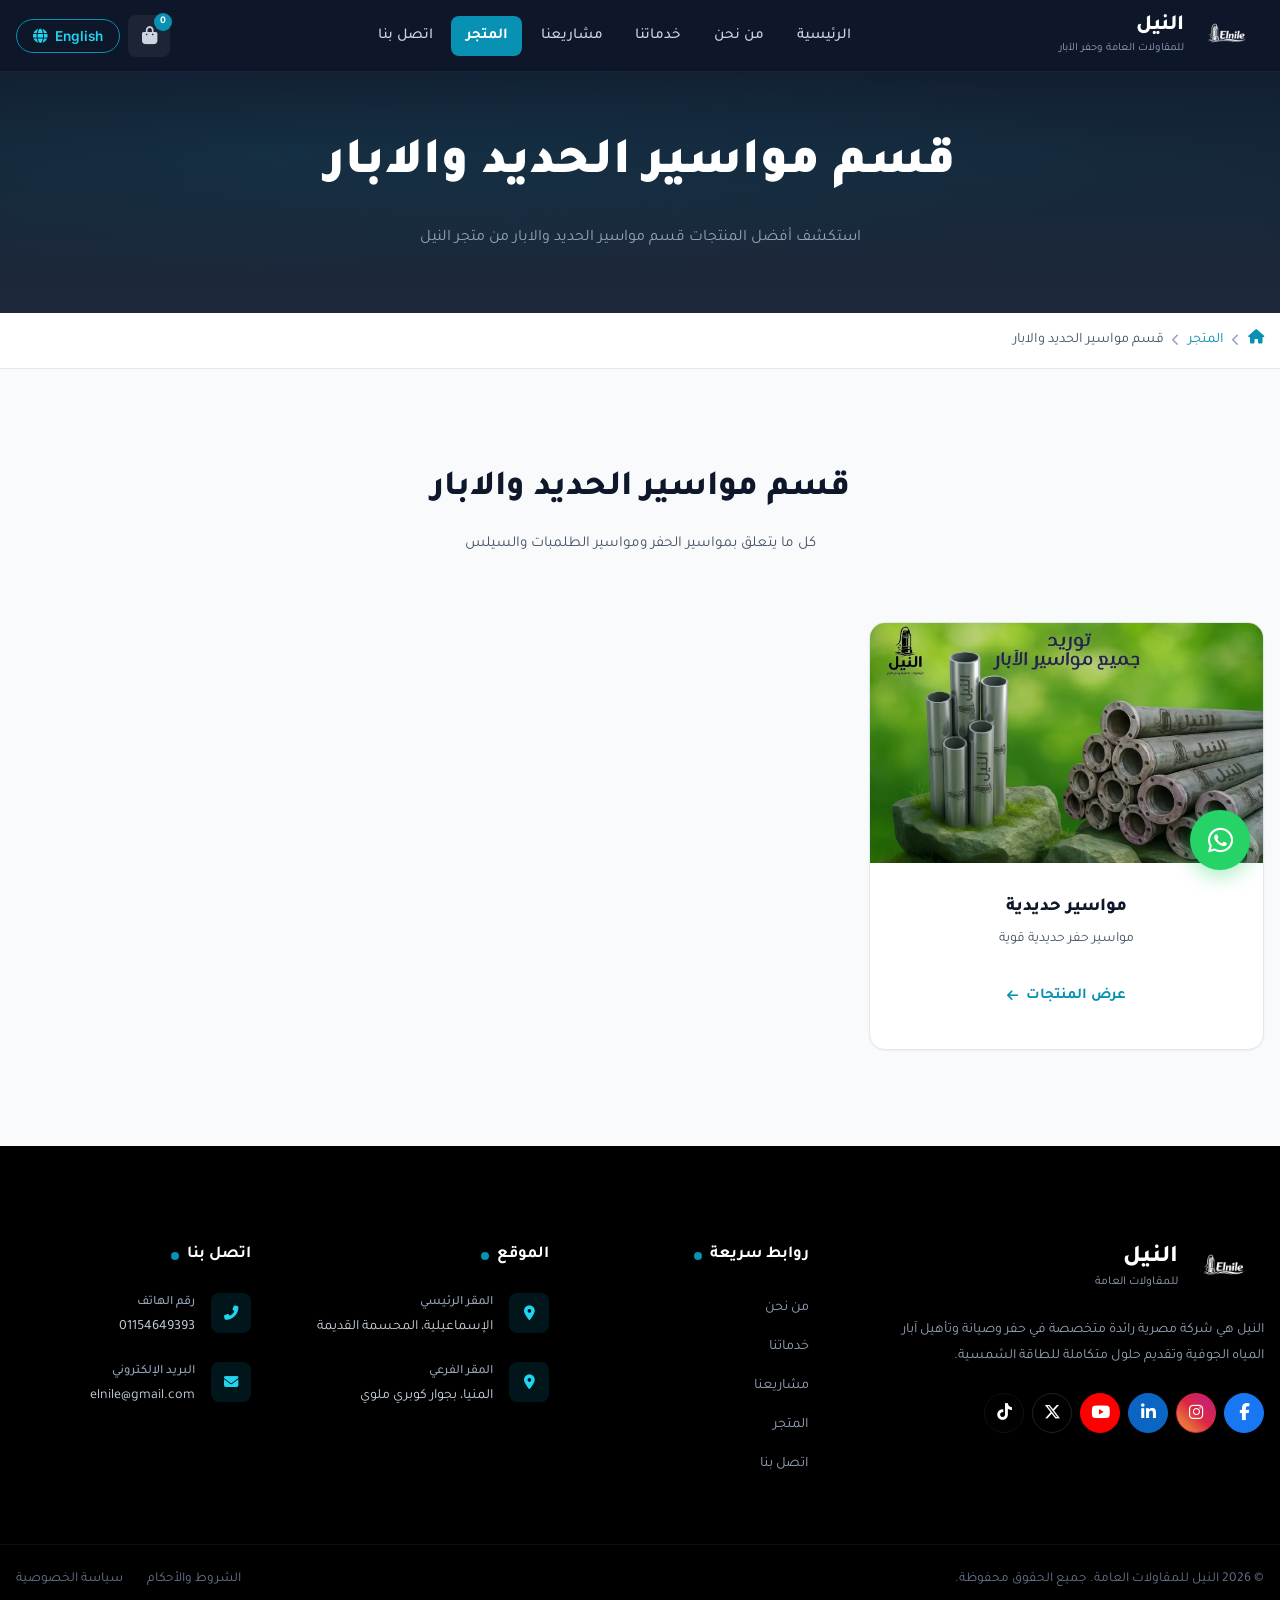
<file: store-ironpipes.html>
<!DOCTYPE html>
<html lang="ar" dir="rtl">
<head>
    <meta charset="UTF-8">
    <meta name="viewport" content="width=device-width, initial-scale=1.0">
    <meta name="description" content="قسم مواسير الحديد والابار - النيل للمقاولات العامة وحفر الآبار. مواسير حفر حديدية قوية.">
    <title>قسم مواسير الحديد والابار | النيل للمقاولات العامة وحفر الآبار</title>

    <link rel="preconnect" href="https://fonts.googleapis.com">
    <link rel="preconnect" href="https://fonts.gstatic.com" crossorigin>
    <link href="https://fonts.googleapis.com/css2?family=Tajawal:wght@300;400;500;700;800;900&family=Inter:wght@300;400;500;600;700;800&display=swap" rel="stylesheet">
    <link rel="stylesheet" href="https://cdnjs.cloudflare.com/ajax/libs/font-awesome/6.5.1/css/all.min.css">

    <link rel="stylesheet" href="css/styles.css">
    <link rel="stylesheet" href="css/store.css">
</head>
<body>

    <!-- ============ HEADER ============ -->
    <header id="main-header" class="header">
        <div class="container">
            <nav class="navbar">
                <a href="index.html" class="logo" id="logo">
                    <img src="assets/images/logo.png" alt="Elnile Logo" class="logo-img">
                    <div class="logo-text">
                        <span class="logo-name" data-ar="النيل" data-en="Elnile">النيل</span>
                        <span class="logo-tagline" data-ar="للمقاولات العامة وحفر الآبار" data-en="General Contracting & Well Drilling">للمقاولات العامة وحفر الآبار</span>
                    </div>
                </a>
                <ul class="nav-links" id="nav-links">
                    <li><a href="index.html" class="nav-link" data-ar="الرئيسية" data-en="Home">الرئيسية</a></li>
                    <li><a href="about.html" class="nav-link" data-ar="من نحن" data-en="About Us">من نحن</a></li>
                    <li>
                        <a href="services.html" class="nav-link" data-ar="خدماتنا" data-en="Services">خدماتنا</a>
                    </li>
                    <li><a href="projects.html" class="nav-link" data-ar="مشاريعنا" data-en="Projects">مشاريعنا</a></li>
                    <li><a href="store.html" class="nav-link active" data-ar="المتجر" data-en="Store">المتجر</a></li>
                    <li><a href="contact.html" class="nav-link" data-ar="اتصل بنا" data-en="Contact">اتصل بنا</a></li>
                </ul>
                <div class="nav-actions">
                    <button class="cart-btn" id="cart-btn" aria-label="Shopping Cart">
                        <i class="fas fa-shopping-bag"></i>
                        <span class="cart-count">0</span>
                    </button>
                    <button class="lang-btn" id="lang-toggle">
                        <span class="lang-text">English</span>
                        <i class="fas fa-globe"></i>
                    </button>
                    <button class="mobile-toggle" id="mobile-toggle" aria-label="Toggle Menu">
                        <span class="hamburger-line"></span>
                        <span class="hamburger-line"></span>
                        <span class="hamburger-line"></span>
                    </button>
                </div>
            </nav>
        </div>
    </header>

    <!-- ============ IRON & WELL PIPES SECTION HERO BANNER ============ -->
    <section class="store-hero">
        <div class="store-hero-bg"></div>
        <div class="container">
            <div class="store-hero-content">
                <h1 class="store-hero-title" data-ar="قسم مواسير الحديد والابار" data-en="Iron & Well Pipes Section">قسم مواسير الحديد والابار</h1>
                <p class="store-hero-subtitle" data-ar="استكشف أفضل المنتجات قسم مواسير الحديد والابار من متجر النيل" data-en="Discover the best products in the Iron & Well Pipes section from the Elnile Store">
                    استكشف أفضل المنتجات قسم مواسير الحديد والابار من متجر النيل
                </p>
            </div>
        </div>
    </section>

    <!-- ============ BREADCRUMB ============ -->
    <div class="breadcrumb-container">
        <div class="container">
            <div class="breadcrumb-bar">
                <a href="index.html"><i class="fas fa-home"></i></a>
                <i class="fas fa-chevron-left breadcrumb-separator"></i>
                <a href="store.html" data-ar="المتجر" data-en="Store">المتجر</a>
                <i class="fas fa-chevron-left breadcrumb-separator"></i>
                <span data-ar="قسم مواسير الحديد والابار" data-en="Iron & Well Pipes Section">قسم مواسير الحديد والابار</span>
            </div>
        </div>
    </div>

    <!-- ============ SUBSECTIONS ============ -->
    <section class="store-categories-section">
        <div class="container">
            <!-- Section Header -->
            <div class="store-section-header">
                <h2 class="store-section-title" data-ar="قسم مواسير الحديد والابار" data-en="Iron & Well Pipes Section">قسم مواسير الحديد والابار</h2>
                <p class="store-section-subtitle" data-ar="كل ما يتعلق بمواسير الحفر ومواسير الطلمبات والسيلس" data-en="Everything related to drilling pipes, pump pipes, and seamless pipes">
                    كل ما يتعلق بمواسير الحفر ومواسير الطلمبات والسيلس
                </p>
            </div>

            <!-- Subsections Grid -->
            <div class="store-grid">
                <!-- Card 1: Iron Pipes -->
                <div class="store-card">
                    <div class="store-card-image">
                        <img src="assets/images/services/توريد مواسير.webp" alt="مواسير حديدية">
                    </div>
                    <div class="store-card-content">
                        <h3 class="category-title" data-ar="مواسير حديدية" data-en="Iron Pipes">مواسير حديدية</h3>
                        <p class="category-desc" data-ar="مواسير حفر حديدية قوية" data-en="Strong iron drilling pipes">مواسير حفر حديدية قوية</p>
                        <a href="store-listing.html?category=iron-pipes" class="btn-store-link">
                            <span data-ar="عرض المنتجات" data-en="View Products">عرض المنتجات</span>
                            <i class="fas fa-arrow-left"></i>
                        </a>
                    </div>
                </div>
            </div>
        </div>
    </section>

    <!-- ============ FOOTER ============ -->
    <footer id="contact" class="footer">
        <div class="container">
            <div class="footer-grid">
                <div class="footer-col footer-about">
                    <a href="index.html" class="footer-logo">
                        <img src="assets/images/logo.png" alt="Elnile Logo" class="footer-logo-img">
                        <div class="footer-logo-text">
                            <span class="footer-logo-name" data-ar="النيل" data-en="Elnile">النيل</span>
                            <span class="footer-logo-tagline" data-ar="للمقاولات العامة" data-en="General Contracting">للمقاولات العامة</span>
                        </div>
                    </a>
                    <p class="footer-desc" data-ar="النيل هي شركة مصرية رائدة متخصصة في حفر وصيانة وتأهيل آبار المياه الجوفية وتقديم حلول متكاملة للطاقة الشمسية." data-en="Elnile is a leading Egyptian company specializing in drilling, maintaining and rehabilitating groundwater wells and providing integrated solar energy solutions.">
                        النيل هي شركة مصرية رائدة متخصصة في حفر وصيانة وتأهيل آبار المياه الجوفية وتقديم حلول متكاملة للطاقة الشمسية.
                    </p>
                    <div class="footer-social">
                        <a href="#" class="social-link" aria-label="Facebook"><i class="fab fa-facebook-f"></i></a>
                        <a href="#" class="social-link" aria-label="Instagram"><i class="fab fa-instagram"></i></a>
                        <a href="#" class="social-link" aria-label="LinkedIn"><i class="fab fa-linkedin-in"></i></a>
                        <a href="#" class="social-link" aria-label="YouTube"><i class="fab fa-youtube"></i></a>
                        <a href="#" class="social-link" aria-label="X (Twitter)"><i class="fab fa-x-twitter"></i></a>
                        <a href="#" class="social-link" aria-label="TikTok"><i class="fab fa-tiktok"></i></a>
                    </div>
                </div>
                <div class="footer-col">
                    <h3 class="footer-heading" data-ar="روابط سريعة" data-en="Quick Links"><span class="heading-dot"></span>روابط سريعة</h3>
                    <ul class="footer-links">
                        <li><a href="about.html" data-ar="من نحن" data-en="About Us">من نحن</a></li>
                        <li><a href="services.html" data-ar="خدماتنا" data-en="Our Services">خدماتنا</a></li>
                        <li><a href="projects.html" data-ar="مشاريعنا" data-en="Our Projects">مشاريعنا</a></li>
                        <li><a href="store.html" data-ar="المتجر" data-en="Store">المتجر</a></li>
                        <li><a href="contact.html" data-ar="اتصل بنا" data-en="Contact Us">اتصل بنا</a></li>
                    </ul>
                </div>
                <div class="footer-col">
                    <h3 class="footer-heading" data-ar="الموقع" data-en="Location"><span class="heading-dot"></span>الموقع</h3>
                    <div class="footer-contact-list">
                        <div class="contact-item">
                            <div class="contact-icon"><i class="fas fa-map-marker-alt"></i></div>
                            <div class="contact-text">
                                <span class="contact-label" data-ar="المقر الرئيسي" data-en="Main Office">المقر الرئيسي</span>
                                <p data-ar="الإسماعيلية، المحسمة القديمة" data-en="Ismailia, Old Mahsama">الإسماعيلية، المحسمة القديمة</p>
                            </div>
                        </div>
                        <div class="contact-item">
                            <div class="contact-icon"><i class="fas fa-map-marker-alt"></i></div>
                            <div class="contact-text">
                                <span class="contact-label" data-ar="المقر الفرعي" data-en="Branch Office">المقر الفرعي</span>
                                <p data-ar="المنيا، بجوار كوبري ملوي" data-en="Minya, next to Mallawi Bridge">المنيا، بجوار كوبري ملوي</p>
                            </div>
                        </div>
                    </div>
                </div>
                <div class="footer-col">
                    <h3 class="footer-heading" data-ar="اتصل بنا" data-en="Contact Us"><span class="heading-dot"></span>اتصل بنا</h3>
                    <div class="footer-contact-list">
                        <div class="contact-item">
                            <div class="contact-icon"><i class="fas fa-phone-alt"></i></div>
                            <div class="contact-text">
                                <span class="contact-label" data-ar="رقم الهاتف" data-en="Phone Number">رقم الهاتف</span>
                                <a href="tel:01154649393" dir="ltr">01154649393</a>
                            </div>
                        </div>
                        <div class="contact-item">
                            <div class="contact-icon"><i class="fas fa-envelope"></i></div>
                            <div class="contact-text">
                                <span class="contact-label" data-ar="البريد الإلكتروني" data-en="Email">البريد الإلكتروني</span>
                                <a href="mailto:elnile@gmail.com" dir="ltr">elnile@gmail.com</a>
                            </div>
                        </div>
                    </div>
                </div>
            </div>
        </div>
        <div class="footer-bottom">
            <div class="container">
                <div class="footer-bottom-content">
                    <p class="copyright" data-ar="© 2026 النيل للمقاولات العامة. جميع الحقوق محفوظة." data-en="© 2026 Elnile General Contracting. All rights reserved.">© 2026 النيل للمقاولات العامة. جميع الحقوق محفوظة.</p>
                    <div class="footer-bottom-links">
                        <a href="#" data-ar="الشروط والأحكام" data-en="Terms & Conditions">الشروط والأحكام</a>
                        <a href="#" data-ar="سياسة الخصوصية" data-en="Privacy Policy">سياسة الخصوصية</a>
                    </div>
                </div>
            </div>
        </div>
    </footer>

    <!-- WhatsApp -->
    <a href="https://wa.me/201154649393" class="whatsapp-float" id="whatsapp-btn" target="_blank" rel="noopener noreferrer" aria-label="WhatsApp">
        <i class="fab fa-whatsapp"></i>
    </a>

    <script src="js/script.js"></script>
</body>
</html>
</file>
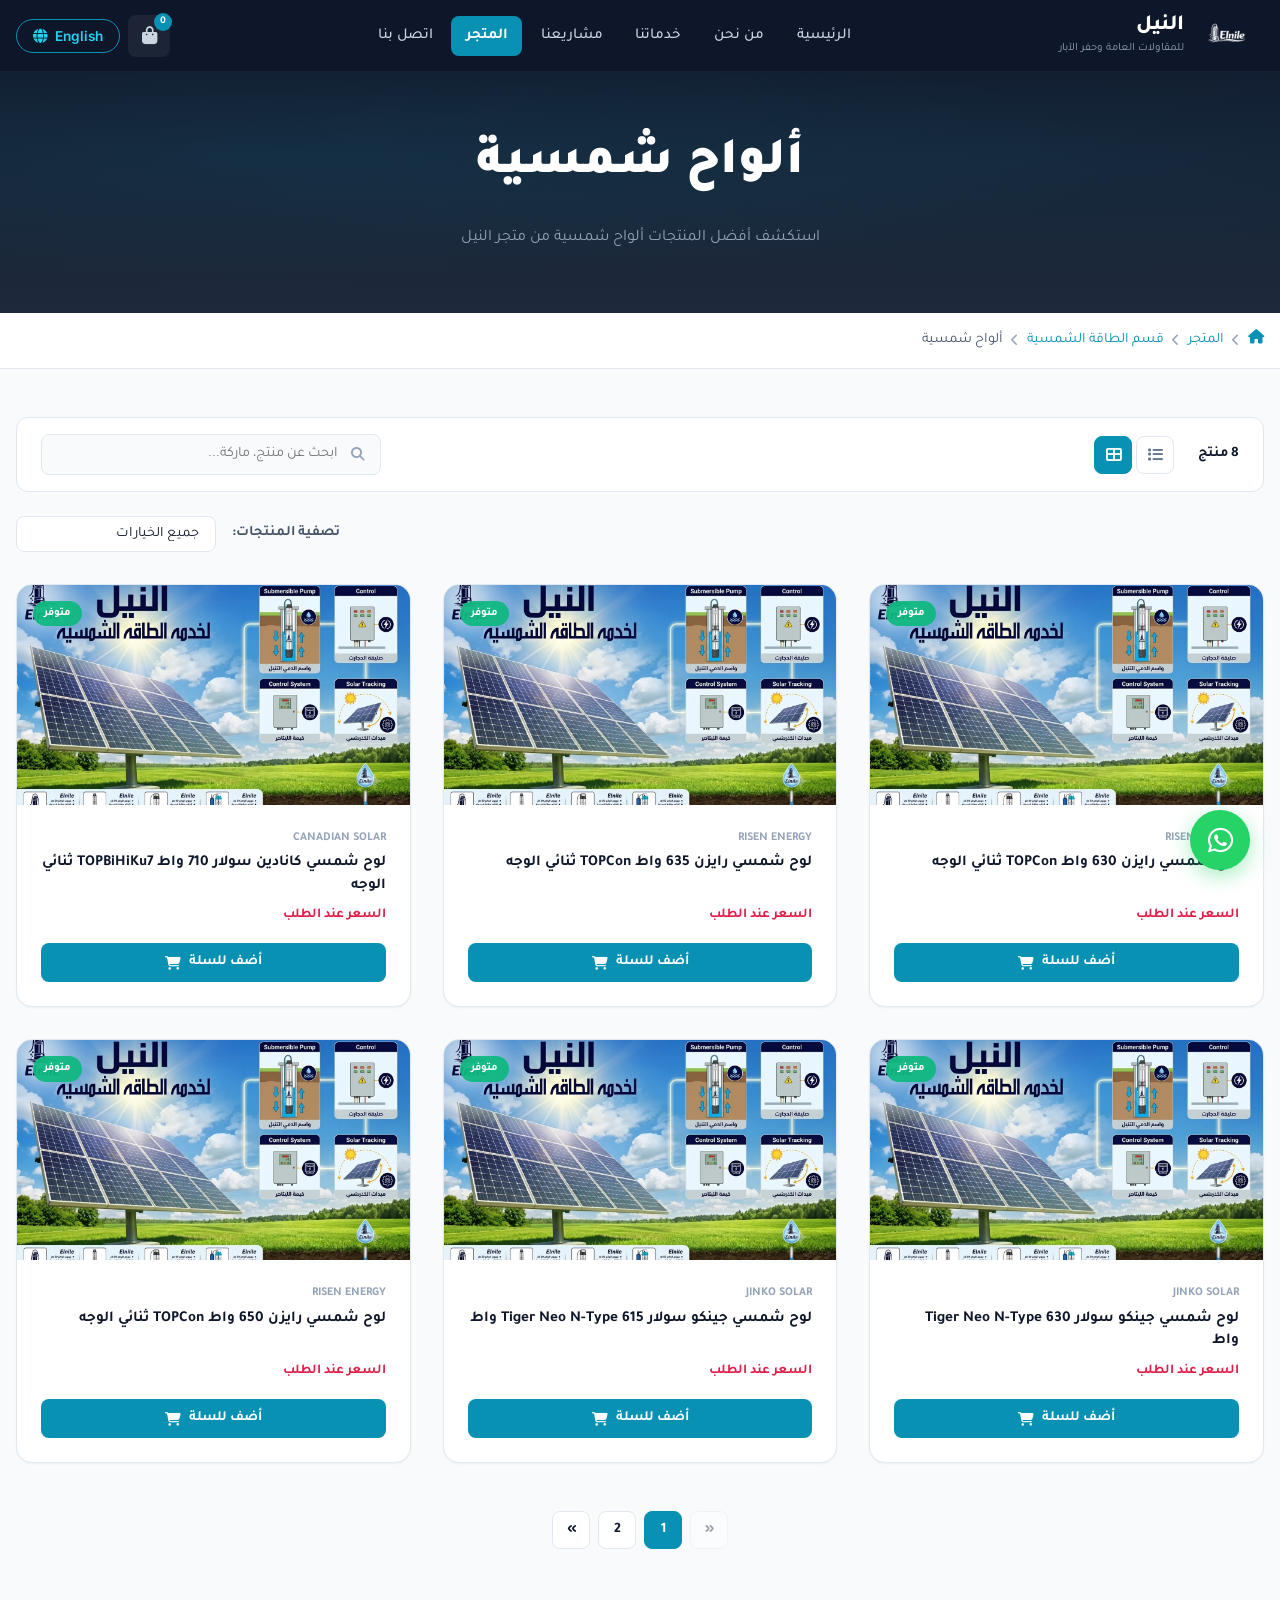
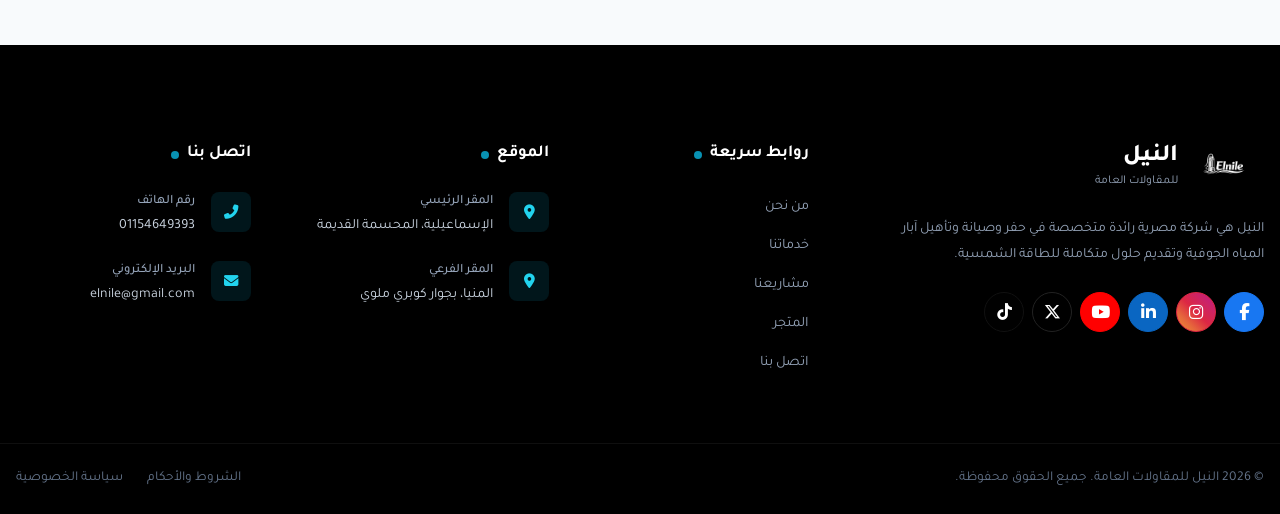
<file: store-listing.html>
<!DOCTYPE html>
<html lang="ar" dir="rtl">
<head>
    <meta charset="UTF-8">
    <meta name="viewport" content="width=device-width, initial-scale=1.0">
    <meta name="description" content="تصفح منتجات قسم الطاقة الشمسية - النيل للمقاولات العامة وحفر الآبار.">
    <title id="page-title">المتجر | النيل للمقاولات العامة وحفر الآبار</title>

    <link rel="preconnect" href="https://fonts.googleapis.com">
    <link rel="preconnect" href="https://fonts.gstatic.com" crossorigin>
    <link href="https://fonts.googleapis.com/css2?family=Tajawal:wght@300;400;500;700;800;900&family=Inter:wght@300;400;500;600;700;800&display=swap" rel="stylesheet">
    <link rel="stylesheet" href="https://cdnjs.cloudflare.com/ajax/libs/font-awesome/6.5.1/css/all.min.css">

    <link rel="stylesheet" href="css/styles.css">
    <link rel="stylesheet" href="css/store.css">
    <link rel="stylesheet" href="css/store-catalog.css">
</head>
<body>

    <!-- ============ HEADER ============ -->
    <header id="main-header" class="header">
        <div class="container">
            <nav class="navbar">
                <a href="index.html" class="logo" id="logo">
                    <img src="assets/images/logo.png" alt="Elnile Logo" class="logo-img">
                    <div class="logo-text">
                        <span class="logo-name" data-ar="النيل" data-en="Elnile">النيل</span>
                        <span class="logo-tagline" data-ar="للمقاولات العامة وحفر الآبار" data-en="General Contracting & Well Drilling">للمقاولات العامة وحفر الآبار</span>
                    </div>
                </a>
                <ul class="nav-links" id="nav-links">
                    <li><a href="index.html" class="nav-link" data-ar="الرئيسية" data-en="Home">الرئيسية</a></li>
                    <li><a href="about.html" class="nav-link" data-ar="من نحن" data-en="About Us">من نحن</a></li>
                    <li>
                        <a href="services.html" class="nav-link" data-ar="خدماتنا" data-en="Services">خدماتنا</a>
                    </li>
                    <li><a href="projects.html" class="nav-link" data-ar="مشاريعنا" data-en="Projects">مشاريعنا</a></li>
                    <li><a href="store.html" class="nav-link active" data-ar="المتجر" data-en="Store">المتجر</a></li>
                    <li><a href="contact.html" class="nav-link" data-ar="اتصل بنا" data-en="Contact">اتصل بنا</a></li>
                </ul>
                <div class="nav-actions">
                    <button class="cart-btn" id="cart-btn" aria-label="Shopping Cart">
                        <i class="fas fa-shopping-bag"></i>
                        <span class="cart-count">0</span>
                    </button>
                    <button class="lang-btn" id="lang-toggle">
                        <span class="lang-text">English</span>
                        <i class="fas fa-globe"></i>
                    </button>
                    <button class="mobile-toggle" id="mobile-toggle" aria-label="Toggle Menu">
                        <span class="hamburger-line"></span>
                        <span class="hamburger-line"></span>
                        <span class="hamburger-line"></span>
                    </button>
                </div>
            </nav>
        </div>
    </header>

    <!-- ============ LISTING HERO BANNER ============ -->
    <section class="store-hero">
        <div class="store-hero-bg"></div>
        <div class="container">
            <div class="store-hero-content">
                <h1 class="store-hero-title" id="listing-hero-title">&nbsp;</h1>
                <p class="store-hero-subtitle" id="listing-hero-subtitle">&nbsp;</p>
            </div>
        </div>
    </section>

    <!-- ============ BREADCRUMB ============ -->
    <div class="breadcrumb-container">
        <div class="container">
            <div class="breadcrumb-bar">
                <a href="index.html"><i class="fas fa-home"></i></a>
                <i class="fas fa-chevron-left breadcrumb-separator"></i>
                <a href="store.html" data-ar="المتجر" data-en="Store">المتجر</a>
                <i class="fas fa-chevron-left breadcrumb-separator"></i>
                <a href="#" id="breadcrumb-section">&nbsp;</a>
                <i class="fas fa-chevron-left breadcrumb-separator"></i>
                <span id="breadcrumb-category">&nbsp;</span>
            </div>
        </div>
    </div>

    <!-- ============ PRODUCT LISTING ============ -->
    <section class="listing-section">
        <div class="container">

            <!-- Toolbar: count, view toggle, search -->
            <div class="listing-toolbar">
                <div class="listing-toolbar-left">
                    <span class="results-count" id="results-count" data-ar-template="{n} منتج" data-en-template="{n} products">0 منتج</span>
                    <div class="view-toggle">
                        <button class="view-toggle-btn" id="view-list-btn" aria-label="List view" data-ar-title="عرض قائمة" data-en-title="List view">
                            <i class="fas fa-list"></i>
                        </button>
                        <button class="view-toggle-btn active" id="view-grid-btn" aria-label="Grid view" data-ar-title="عرض شبكي" data-en-title="Grid view">
                            <i class="fas fa-th-large"></i>
                        </button>
                    </div>
                </div>
                <div class="listing-search-wrapper">
                    <input type="text" id="product-search" class="listing-search-input" placeholder="ابحث عن منتج، ماركة..." data-placeholder-ar="ابحث عن منتج، ماركة..." data-placeholder-en="Search for a product, brand...">
                    <i class="fas fa-search"></i>
                </div>
            </div>

            <!-- Filter bar -->
            <div class="listing-filter-bar">
                <label class="filter-label" for="brand-filter" data-ar="تصفية المنتجات:" data-en="Filter products:">تصفية المنتجات:</label>
                <div class="select-wrapper listing-select-wrapper">
                    <select id="brand-filter">
                        <option value="" data-ar="جميع الخيارات" data-en="All options">جميع الخيارات</option>
                    </select>
                </div>
            </div>

            <!-- Product Grid / List -->
            <div class="product-grid" id="product-grid"></div>

            <!-- Empty state -->
            <div class="listing-empty" id="listing-empty" hidden>
                <i class="fas fa-box-open"></i>
                <p id="listing-empty-title"></p>
                <span id="listing-empty-subtitle"></span>
            </div>

            <!-- Pagination -->
            <div class="pagination" id="pagination"></div>

        </div>
    </section>

    <!-- ============ FOOTER ============ -->
    <footer id="contact" class="footer">
        <div class="container">
            <div class="footer-grid">
                <div class="footer-col footer-about">
                    <a href="index.html" class="footer-logo">
                        <img src="assets/images/logo.png" alt="Elnile Logo" class="footer-logo-img">
                        <div class="footer-logo-text">
                            <span class="footer-logo-name" data-ar="النيل" data-en="Elnile">النيل</span>
                            <span class="footer-logo-tagline" data-ar="للمقاولات العامة" data-en="General Contracting">للمقاولات العامة</span>
                        </div>
                    </a>
                    <p class="footer-desc" data-ar="النيل هي شركة مصرية رائدة متخصصة في حفر وصيانة وتأهيل آبار المياه الجوفية وتقديم حلول متكاملة للطاقة الشمسية." data-en="Elnile is a leading Egyptian company specializing in drilling, maintaining and rehabilitating groundwater wells and providing integrated solar energy solutions.">
                        النيل هي شركة مصرية رائدة متخصصة في حفر وصيانة وتأهيل آبار المياه الجوفية وتقديم حلول متكاملة للطاقة الشمسية.
                    </p>
                    <div class="footer-social">
                        <a href="#" class="social-link" aria-label="Facebook"><i class="fab fa-facebook-f"></i></a>
                        <a href="#" class="social-link" aria-label="Instagram"><i class="fab fa-instagram"></i></a>
                        <a href="#" class="social-link" aria-label="LinkedIn"><i class="fab fa-linkedin-in"></i></a>
                        <a href="#" class="social-link" aria-label="YouTube"><i class="fab fa-youtube"></i></a>
                        <a href="#" class="social-link" aria-label="X (Twitter)"><i class="fab fa-x-twitter"></i></a>
                        <a href="#" class="social-link" aria-label="TikTok"><i class="fab fa-tiktok"></i></a>
                    </div>
                </div>
                <div class="footer-col">
                    <h3 class="footer-heading" data-ar="روابط سريعة" data-en="Quick Links"><span class="heading-dot"></span>روابط سريعة</h3>
                    <ul class="footer-links">
                        <li><a href="about.html" data-ar="من نحن" data-en="About Us">من نحن</a></li>
                        <li><a href="services.html" data-ar="خدماتنا" data-en="Our Services">خدماتنا</a></li>
                        <li><a href="projects.html" data-ar="مشاريعنا" data-en="Our Projects">مشاريعنا</a></li>
                        <li><a href="store.html" data-ar="المتجر" data-en="Store">المتجر</a></li>
                        <li><a href="contact.html" data-ar="اتصل بنا" data-en="Contact Us">اتصل بنا</a></li>
                    </ul>
                </div>
                <div class="footer-col">
                    <h3 class="footer-heading" data-ar="الموقع" data-en="Location"><span class="heading-dot"></span>الموقع</h3>
                    <div class="footer-contact-list">
                        <div class="contact-item">
                            <div class="contact-icon"><i class="fas fa-map-marker-alt"></i></div>
                            <div class="contact-text">
                                <span class="contact-label" data-ar="المقر الرئيسي" data-en="Main Office">المقر الرئيسي</span>
                                <p data-ar="الإسماعيلية، المحسمة القديمة" data-en="Ismailia, Old Mahsama">الإسماعيلية، المحسمة القديمة</p>
                            </div>
                        </div>
                        <div class="contact-item">
                            <div class="contact-icon"><i class="fas fa-map-marker-alt"></i></div>
                            <div class="contact-text">
                                <span class="contact-label" data-ar="المقر الفرعي" data-en="Branch Office">المقر الفرعي</span>
                                <p data-ar="المنيا، بجوار كوبري ملوي" data-en="Minya, next to Mallawi Bridge">المنيا، بجوار كوبري ملوي</p>
                            </div>
                        </div>
                    </div>
                </div>
                <div class="footer-col">
                    <h3 class="footer-heading" data-ar="اتصل بنا" data-en="Contact Us"><span class="heading-dot"></span>اتصل بنا</h3>
                    <div class="footer-contact-list">
                        <div class="contact-item">
                            <div class="contact-icon"><i class="fas fa-phone-alt"></i></div>
                            <div class="contact-text">
                                <span class="contact-label" data-ar="رقم الهاتف" data-en="Phone Number">رقم الهاتف</span>
                                <a href="tel:01154649393" dir="ltr">01154649393</a>
                            </div>
                        </div>
                        <div class="contact-item">
                            <div class="contact-icon"><i class="fas fa-envelope"></i></div>
                            <div class="contact-text">
                                <span class="contact-label" data-ar="البريد الإلكتروني" data-en="Email">البريد الإلكتروني</span>
                                <a href="mailto:elnile@gmail.com" dir="ltr">elnile@gmail.com</a>
                            </div>
                        </div>
                    </div>
                </div>
            </div>
        </div>
        <div class="footer-bottom">
            <div class="container">
                <div class="footer-bottom-content">
                    <p class="copyright" data-ar="© 2026 النيل للمقاولات العامة. جميع الحقوق محفوظة." data-en="© 2026 Elnile General Contracting. All rights reserved.">© 2026 النيل للمقاولات العامة. جميع الحقوق محفوظة.</p>
                    <div class="footer-bottom-links">
                        <a href="#" data-ar="الشروط والأحكام" data-en="Terms & Conditions">الشروط والأحكام</a>
                        <a href="#" data-ar="سياسة الخصوصية" data-en="Privacy Policy">سياسة الخصوصية</a>
                    </div>
                </div>
            </div>
        </div>
    </footer>

    <!-- WhatsApp -->
    <a href="https://wa.me/201154649393" class="whatsapp-float" id="whatsapp-btn" target="_blank" rel="noopener noreferrer" aria-label="WhatsApp">
        <i class="fab fa-whatsapp"></i>
    </a>

    <script src="js/data/catalog-products.js"></script>
    <script src="js/script.js"></script>
    <script src="js/store-catalog.js"></script>
</body>
</html>
</file>
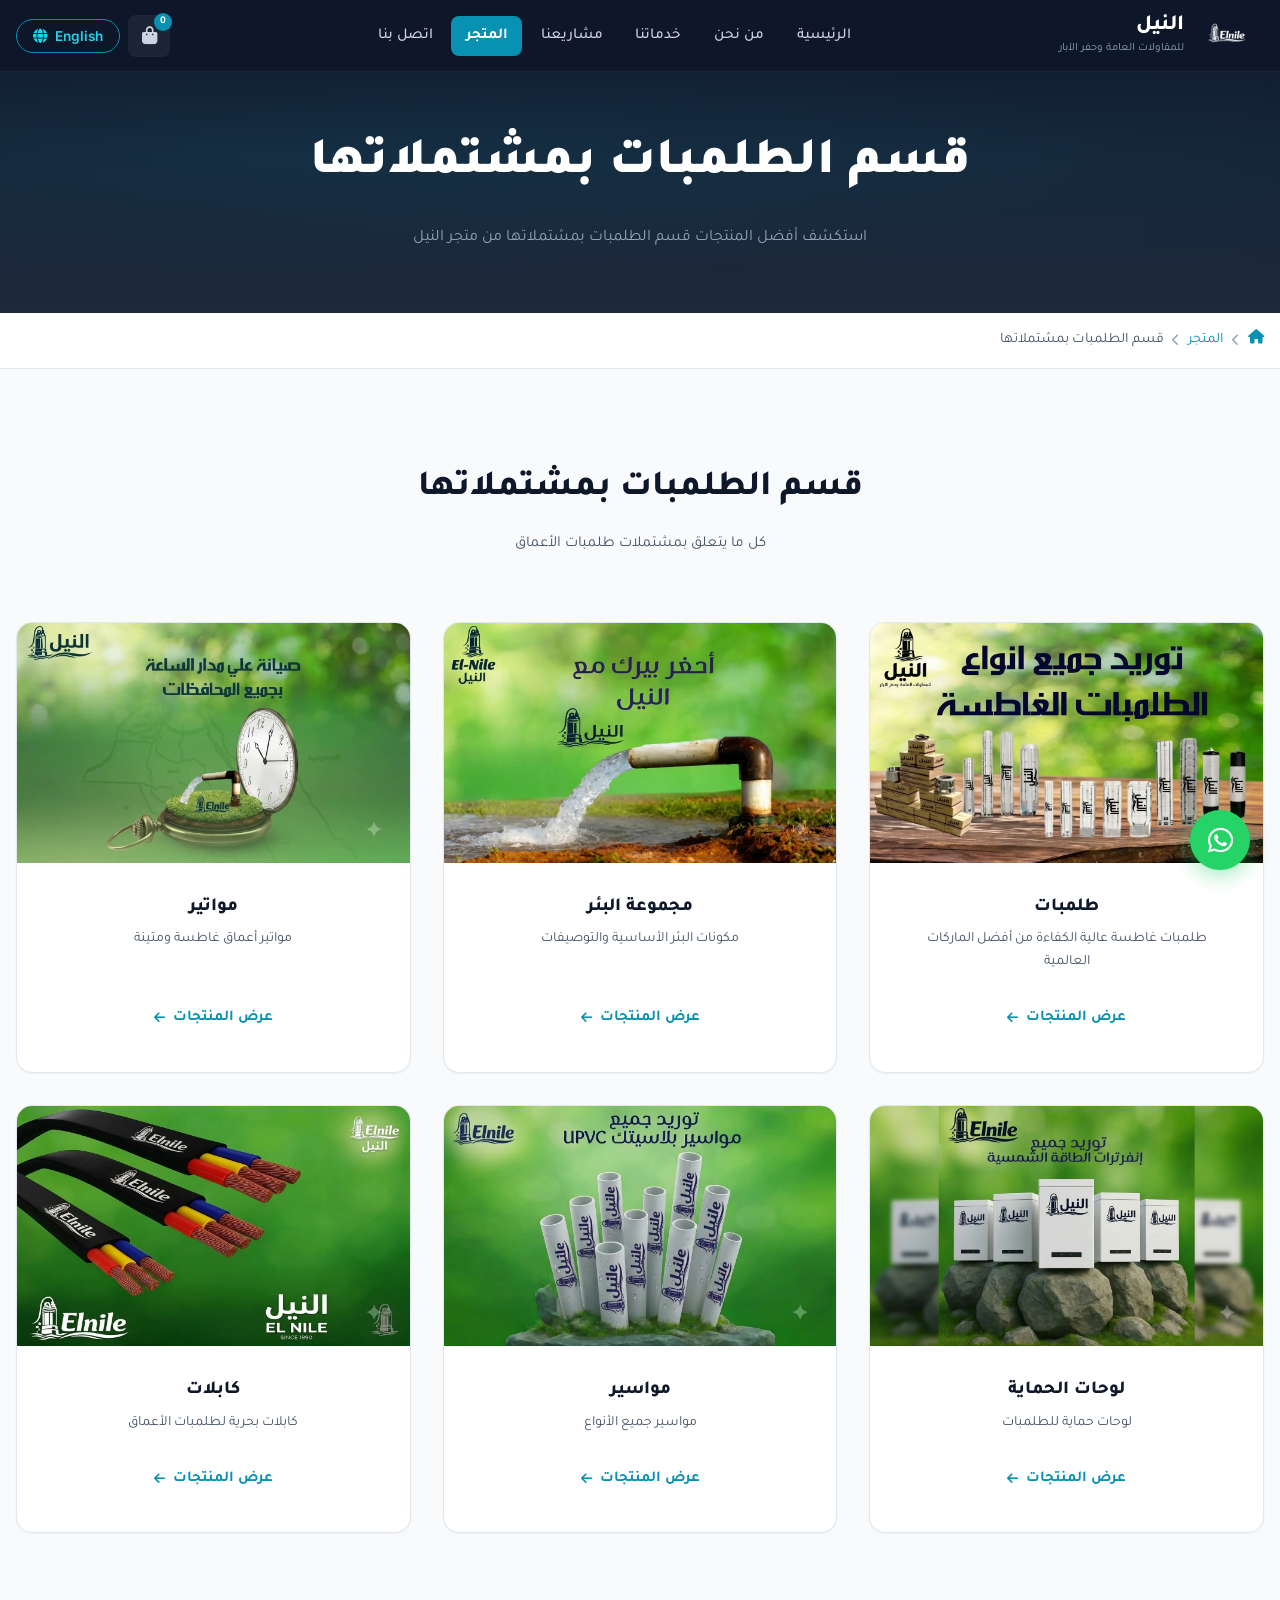
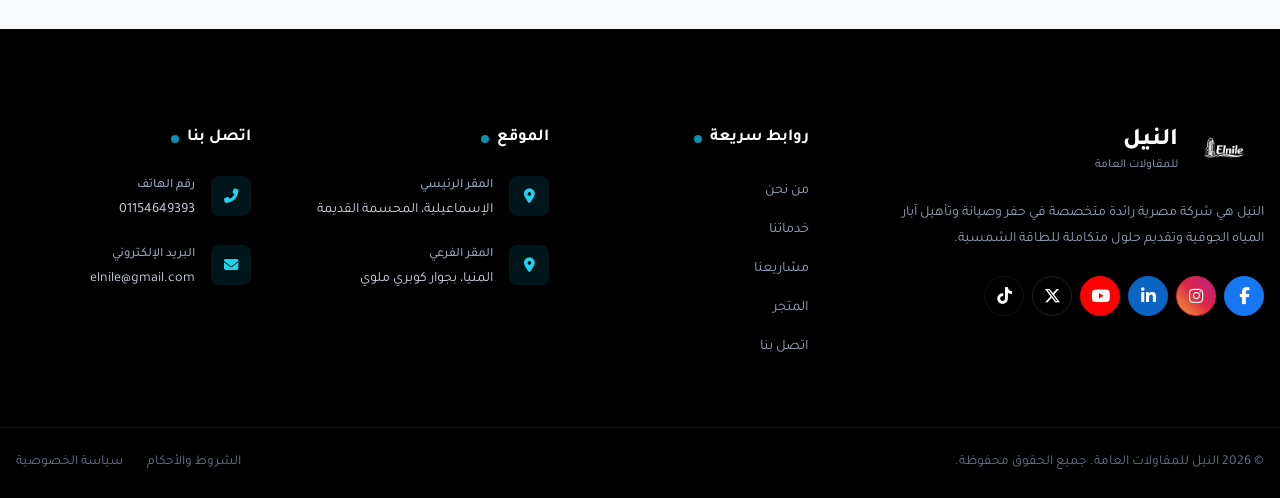
<file: store-pumps.html>
<!DOCTYPE html>
<html lang="ar" dir="rtl">
<head>
    <meta charset="UTF-8">
    <meta name="viewport" content="width=device-width, initial-scale=1.0">
    <meta name="description" content="قسم الطلمبات بمشتملاتها - النيل للمقاولات العامة وحفر الآبار. طلمبات، مواتير، مواسير، كابلات ومستلزمات الآبار.">
    <title>قسم الطلمبات بمشتملاتها | النيل للمقاولات العامة وحفر الآبار</title>

    <link rel="preconnect" href="https://fonts.googleapis.com">
    <link rel="preconnect" href="https://fonts.gstatic.com" crossorigin>
    <link href="https://fonts.googleapis.com/css2?family=Tajawal:wght@300;400;500;700;800;900&family=Inter:wght@300;400;500;600;700;800&display=swap" rel="stylesheet">
    <link rel="stylesheet" href="https://cdnjs.cloudflare.com/ajax/libs/font-awesome/6.5.1/css/all.min.css">

    <link rel="stylesheet" href="css/styles.css">
    <link rel="stylesheet" href="css/store.css">
</head>
<body>

    <!-- ============ HEADER ============ -->
    <header id="main-header" class="header">
        <div class="container">
            <nav class="navbar">
                <a href="index.html" class="logo" id="logo">
                    <img src="assets/images/logo.png" alt="Elnile Logo" class="logo-img">
                    <div class="logo-text">
                        <span class="logo-name" data-ar="النيل" data-en="Elnile">النيل</span>
                        <span class="logo-tagline" data-ar="للمقاولات العامة وحفر الآبار" data-en="General Contracting & Well Drilling">للمقاولات العامة وحفر الآبار</span>
                    </div>
                </a>
                <ul class="nav-links" id="nav-links">
                    <li><a href="index.html" class="nav-link" data-ar="الرئيسية" data-en="Home">الرئيسية</a></li>
                    <li><a href="about.html" class="nav-link" data-ar="من نحن" data-en="About Us">من نحن</a></li>
                    <li>
                        <a href="services.html" class="nav-link" data-ar="خدماتنا" data-en="Services">خدماتنا</a>
                    </li>
                    <li><a href="projects.html" class="nav-link" data-ar="مشاريعنا" data-en="Projects">مشاريعنا</a></li>
                    <li><a href="store.html" class="nav-link active" data-ar="المتجر" data-en="Store">المتجر</a></li>
                    <li><a href="contact.html" class="nav-link" data-ar="اتصل بنا" data-en="Contact">اتصل بنا</a></li>
                </ul>
                <div class="nav-actions">
                    <button class="cart-btn" id="cart-btn" aria-label="Shopping Cart">
                        <i class="fas fa-shopping-bag"></i>
                        <span class="cart-count">0</span>
                    </button>
                    <button class="lang-btn" id="lang-toggle">
                        <span class="lang-text">English</span>
                        <i class="fas fa-globe"></i>
                    </button>
                    <button class="mobile-toggle" id="mobile-toggle" aria-label="Toggle Menu">
                        <span class="hamburger-line"></span>
                        <span class="hamburger-line"></span>
                        <span class="hamburger-line"></span>
                    </button>
                </div>
            </nav>
        </div>
    </header>

    <!-- ============ PUMPS SECTION HERO BANNER ============ -->
    <section class="store-hero">
        <div class="store-hero-bg"></div>
        <div class="container">
            <div class="store-hero-content">
                <h1 class="store-hero-title" data-ar="قسم الطلمبات بمشتملاتها" data-en="Pumps & Accessories Section">قسم الطلمبات بمشتملاتها</h1>
                <p class="store-hero-subtitle" data-ar="استكشف أفضل المنتجات قسم الطلمبات بمشتملاتها من متجر النيل" data-en="Discover the best products in the Pumps & Accessories section from the Elnile Store">
                    استكشف أفضل المنتجات قسم الطلمبات بمشتملاتها من متجر النيل
                </p>
            </div>
        </div>
    </section>

    <!-- ============ BREADCRUMB ============ -->
    <div class="breadcrumb-container">
        <div class="container">
            <div class="breadcrumb-bar">
                <a href="index.html"><i class="fas fa-home"></i></a>
                <i class="fas fa-chevron-left breadcrumb-separator"></i>
                <a href="store.html" data-ar="المتجر" data-en="Store">المتجر</a>
                <i class="fas fa-chevron-left breadcrumb-separator"></i>
                <span data-ar="قسم الطلمبات بمشتملاتها" data-en="Pumps & Accessories Section">قسم الطلمبات بمشتملاتها</span>
            </div>
        </div>
    </div>

    <!-- ============ SUBSECTIONS ============ -->
    <section class="store-categories-section">
        <div class="container">
            <!-- Section Header -->
            <div class="store-section-header">
                <h2 class="store-section-title" data-ar="قسم الطلمبات بمشتملاتها" data-en="Pumps & Accessories Section">قسم الطلمبات بمشتملاتها</h2>
                <p class="store-section-subtitle" data-ar="كل ما يتعلق بمشتملات طلمبات الأعماق" data-en="Everything related to deep well pump accessories">
                    كل ما يتعلق بمشتملات طلمبات الأعماق
                </p>
            </div>

            <!-- Subsections Grid -->
            <div class="store-grid">
                <!-- Card 1: Pumps -->
                <div class="store-card">
                    <div class="store-card-image">
                        <img src="assets/images/services/توريد طلمبات.webp" alt="طلمبات">
                    </div>
                    <div class="store-card-content">
                        <h3 class="category-title" data-ar="طلمبات" data-en="Pumps">طلمبات</h3>
                        <p class="category-desc" data-ar="طلمبات غاطسة عالية الكفاءة من أفضل الماركات العالمية" data-en="High-efficiency submersible pumps from the best global brands">طلمبات غاطسة عالية الكفاءة من أفضل الماركات العالمية</p>
                        <a href="store-listing.html?category=pumps" class="btn-store-link">
                            <span data-ar="عرض المنتجات" data-en="View Products">عرض المنتجات</span>
                            <i class="fas fa-arrow-left"></i>
                        </a>
                    </div>
                </div>

                <!-- Card 2: Well Group -->
                <div class="store-card">
                    <div class="store-card-image">
                        <img src="assets/images/services/حفر ابار.webp" alt="مجموعة البئر">
                    </div>
                    <div class="store-card-content">
                        <h3 class="category-title" data-ar="مجموعة البئر" data-en="Well Group">مجموعة البئر</h3>
                        <p class="category-desc" data-ar="مكونات البئر الأساسية والتوصيفات" data-en="Essential well components and fittings">مكونات البئر الأساسية والتوصيفات</p>
                        <a href="store-listing.html?category=well-group" class="btn-store-link">
                            <span data-ar="عرض المنتجات" data-en="View Products">عرض المنتجات</span>
                            <i class="fas fa-arrow-left"></i>
                        </a>
                    </div>
                </div>

                <!-- Card 3: Motors -->
                <div class="store-card">
                    <div class="store-card-image">
                        <img src="assets/images/services/صيانه ابار المياه.webp" alt="مواتير">
                    </div>
                    <div class="store-card-content">
                        <h3 class="category-title" data-ar="مواتير" data-en="Motors">مواتير</h3>
                        <p class="category-desc" data-ar="مواتير أعماق غاطسة ومتينة" data-en="Durable submersible deep well motors">مواتير أعماق غاطسة ومتينة</p>
                        <a href="store-listing.html?category=motors" class="btn-store-link">
                            <span data-ar="عرض المنتجات" data-en="View Products">عرض المنتجات</span>
                            <i class="fas fa-arrow-left"></i>
                        </a>
                    </div>
                </div>

                <!-- Card 4: Protection Panels -->
                <div class="store-card">
                    <div class="store-card-image">
                        <img src="assets/images/services/inverters.webp" alt="لوحات الحماية">
                    </div>
                    <div class="store-card-content">
                        <h3 class="category-title" data-ar="لوحات الحماية" data-en="Protection Panels">لوحات الحماية</h3>
                        <p class="category-desc" data-ar="لوحات حماية للطلمبات" data-en="Protection panels for pumps">لوحات حماية للطلمبات</p>
                        <a href="store-listing.html?category=protection-panels" class="btn-store-link">
                            <span data-ar="عرض المنتجات" data-en="View Products">عرض المنتجات</span>
                            <i class="fas fa-arrow-left"></i>
                        </a>
                    </div>
                </div>

                <!-- Card 5: Pipes -->
                <div class="store-card">
                    <div class="store-card-image">
                        <img src="assets/images/services/مواسير بلاستيك.webp" alt="مواسير">
                    </div>
                    <div class="store-card-content">
                        <h3 class="category-title" data-ar="مواسير" data-en="Pipes">مواسير</h3>
                        <p class="category-desc" data-ar="مواسير جميع الأنواع" data-en="All types of pipes">مواسير جميع الأنواع</p>
                        <a href="store-listing.html?category=pipes" class="btn-store-link">
                            <span data-ar="عرض المنتجات" data-en="View Products">عرض المنتجات</span>
                            <i class="fas fa-arrow-left"></i>
                        </a>
                    </div>
                </div>

                <!-- Card 6: Cables -->
                <div class="store-card">
                    <div class="store-card-image">
                        <img src="assets/images/services/كابلات طلمبات الاعماق.webp" alt="كابلات">
                    </div>
                    <div class="store-card-content">
                        <h3 class="category-title" data-ar="كابلات" data-en="Cables">كابلات</h3>
                        <p class="category-desc" data-ar="كابلات بحرية لطلمبات الأعماق" data-en="Marine cables for deep well pumps">كابلات بحرية لطلمبات الأعماق</p>
                        <a href="store-listing.html?category=cables" class="btn-store-link">
                            <span data-ar="عرض المنتجات" data-en="View Products">عرض المنتجات</span>
                            <i class="fas fa-arrow-left"></i>
                        </a>
                    </div>
                </div>
            </div>
        </div>
    </section>

    <!-- ============ FOOTER ============ -->
    <footer id="contact" class="footer">
        <div class="container">
            <div class="footer-grid">
                <div class="footer-col footer-about">
                    <a href="index.html" class="footer-logo">
                        <img src="assets/images/logo.png" alt="Elnile Logo" class="footer-logo-img">
                        <div class="footer-logo-text">
                            <span class="footer-logo-name" data-ar="النيل" data-en="Elnile">النيل</span>
                            <span class="footer-logo-tagline" data-ar="للمقاولات العامة" data-en="General Contracting">للمقاولات العامة</span>
                        </div>
                    </a>
                    <p class="footer-desc" data-ar="النيل هي شركة مصرية رائدة متخصصة في حفر وصيانة وتأهيل آبار المياه الجوفية وتقديم حلول متكاملة للطاقة الشمسية." data-en="Elnile is a leading Egyptian company specializing in drilling, maintaining and rehabilitating groundwater wells and providing integrated solar energy solutions.">
                        النيل هي شركة مصرية رائدة متخصصة في حفر وصيانة وتأهيل آبار المياه الجوفية وتقديم حلول متكاملة للطاقة الشمسية.
                    </p>
                    <div class="footer-social">
                        <a href="#" class="social-link" aria-label="Facebook"><i class="fab fa-facebook-f"></i></a>
                        <a href="#" class="social-link" aria-label="Instagram"><i class="fab fa-instagram"></i></a>
                        <a href="#" class="social-link" aria-label="LinkedIn"><i class="fab fa-linkedin-in"></i></a>
                        <a href="#" class="social-link" aria-label="YouTube"><i class="fab fa-youtube"></i></a>
                        <a href="#" class="social-link" aria-label="X (Twitter)"><i class="fab fa-x-twitter"></i></a>
                        <a href="#" class="social-link" aria-label="TikTok"><i class="fab fa-tiktok"></i></a>
                    </div>
                </div>
                <div class="footer-col">
                    <h3 class="footer-heading" data-ar="روابط سريعة" data-en="Quick Links"><span class="heading-dot"></span>روابط سريعة</h3>
                    <ul class="footer-links">
                        <li><a href="about.html" data-ar="من نحن" data-en="About Us">من نحن</a></li>
                        <li><a href="services.html" data-ar="خدماتنا" data-en="Our Services">خدماتنا</a></li>
                        <li><a href="projects.html" data-ar="مشاريعنا" data-en="Our Projects">مشاريعنا</a></li>
                        <li><a href="store.html" data-ar="المتجر" data-en="Store">المتجر</a></li>
                        <li><a href="contact.html" data-ar="اتصل بنا" data-en="Contact Us">اتصل بنا</a></li>
                    </ul>
                </div>
                <div class="footer-col">
                    <h3 class="footer-heading" data-ar="الموقع" data-en="Location"><span class="heading-dot"></span>الموقع</h3>
                    <div class="footer-contact-list">
                        <div class="contact-item">
                            <div class="contact-icon"><i class="fas fa-map-marker-alt"></i></div>
                            <div class="contact-text">
                                <span class="contact-label" data-ar="المقر الرئيسي" data-en="Main Office">المقر الرئيسي</span>
                                <p data-ar="الإسماعيلية، المحسمة القديمة" data-en="Ismailia, Old Mahsama">الإسماعيلية، المحسمة القديمة</p>
                            </div>
                        </div>
                        <div class="contact-item">
                            <div class="contact-icon"><i class="fas fa-map-marker-alt"></i></div>
                            <div class="contact-text">
                                <span class="contact-label" data-ar="المقر الفرعي" data-en="Branch Office">المقر الفرعي</span>
                                <p data-ar="المنيا، بجوار كوبري ملوي" data-en="Minya, next to Mallawi Bridge">المنيا، بجوار كوبري ملوي</p>
                            </div>
                        </div>
                    </div>
                </div>
                <div class="footer-col">
                    <h3 class="footer-heading" data-ar="اتصل بنا" data-en="Contact Us"><span class="heading-dot"></span>اتصل بنا</h3>
                    <div class="footer-contact-list">
                        <div class="contact-item">
                            <div class="contact-icon"><i class="fas fa-phone-alt"></i></div>
                            <div class="contact-text">
                                <span class="contact-label" data-ar="رقم الهاتف" data-en="Phone Number">رقم الهاتف</span>
                                <a href="tel:01154649393" dir="ltr">01154649393</a>
                            </div>
                        </div>
                        <div class="contact-item">
                            <div class="contact-icon"><i class="fas fa-envelope"></i></div>
                            <div class="contact-text">
                                <span class="contact-label" data-ar="البريد الإلكتروني" data-en="Email">البريد الإلكتروني</span>
                                <a href="mailto:elnile@gmail.com" dir="ltr">elnile@gmail.com</a>
                            </div>
                        </div>
                    </div>
                </div>
            </div>
        </div>
        <div class="footer-bottom">
            <div class="container">
                <div class="footer-bottom-content">
                    <p class="copyright" data-ar="© 2026 النيل للمقاولات العامة. جميع الحقوق محفوظة." data-en="© 2026 Elnile General Contracting. All rights reserved.">© 2026 النيل للمقاولات العامة. جميع الحقوق محفوظة.</p>
                    <div class="footer-bottom-links">
                        <a href="#" data-ar="الشروط والأحكام" data-en="Terms & Conditions">الشروط والأحكام</a>
                        <a href="#" data-ar="سياسة الخصوصية" data-en="Privacy Policy">سياسة الخصوصية</a>
                    </div>
                </div>
            </div>
        </div>
    </footer>

    <!-- WhatsApp -->
    <a href="https://wa.me/201154649393" class="whatsapp-float" id="whatsapp-btn" target="_blank" rel="noopener noreferrer" aria-label="WhatsApp">
        <i class="fab fa-whatsapp"></i>
    </a>

    <script src="js/script.js"></script>
</body>
</html>
</file>
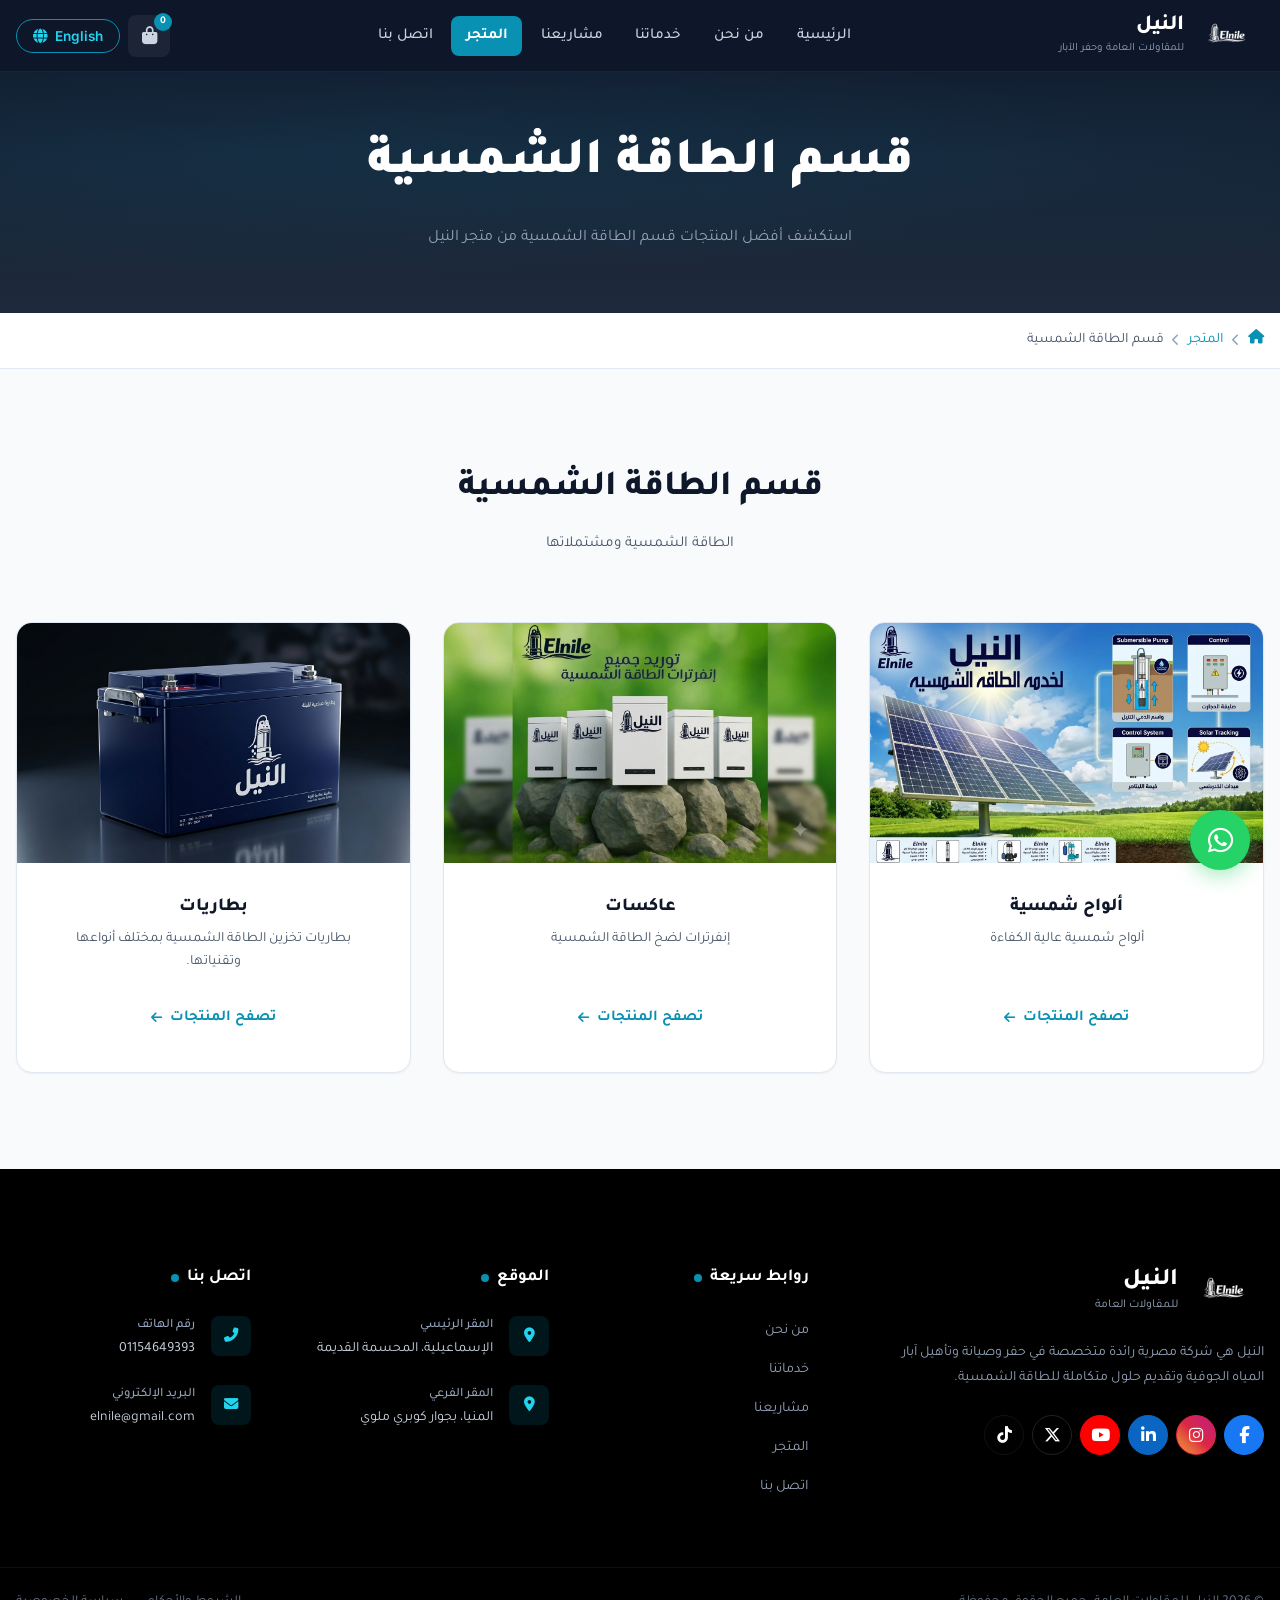
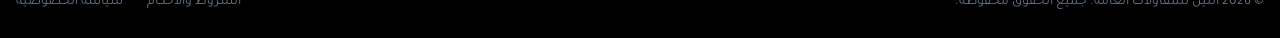
<file: store-solar.html>
<!DOCTYPE html>
<html lang="ar" dir="rtl">
<head>
    <meta charset="UTF-8">
    <meta name="viewport" content="width=device-width, initial-scale=1.0">
    <meta name="description" content="قسم الطاقة الشمسية - النيل للمقاولات العامة وحفر الآبار. ألواح شمسية، عاكسات، وبطاريات عالية الجودة.">
    <title>قسم الطاقة الشمسية | النيل للمقاولات العامة وحفر الآبار</title>

    <link rel="preconnect" href="https://fonts.googleapis.com">
    <link rel="preconnect" href="https://fonts.gstatic.com" crossorigin>
    <link href="https://fonts.googleapis.com/css2?family=Tajawal:wght@300;400;500;700;800;900&family=Inter:wght@300;400;500;600;700;800&display=swap" rel="stylesheet">
    <link rel="stylesheet" href="https://cdnjs.cloudflare.com/ajax/libs/font-awesome/6.5.1/css/all.min.css">

    <link rel="stylesheet" href="css/styles.css">
    <link rel="stylesheet" href="css/store.css">
</head>
<body>

    <!-- ============ HEADER ============ -->
    <header id="main-header" class="header">
        <div class="container">
            <nav class="navbar">
                <a href="index.html" class="logo" id="logo">
                    <img src="assets/images/logo.png" alt="Elnile Logo" class="logo-img">
                    <div class="logo-text">
                        <span class="logo-name" data-ar="النيل" data-en="Elnile">النيل</span>
                        <span class="logo-tagline" data-ar="للمقاولات العامة وحفر الآبار" data-en="General Contracting & Well Drilling">للمقاولات العامة وحفر الآبار</span>
                    </div>
                </a>
                <ul class="nav-links" id="nav-links">
                    <li><a href="index.html" class="nav-link" data-ar="الرئيسية" data-en="Home">الرئيسية</a></li>
                    <li><a href="about.html" class="nav-link" data-ar="من نحن" data-en="About Us">من نحن</a></li>
                    <li>
                        <a href="services.html" class="nav-link" data-ar="خدماتنا" data-en="Services">خدماتنا</a>
                    </li>
                    <li><a href="projects.html" class="nav-link" data-ar="مشاريعنا" data-en="Projects">مشاريعنا</a></li>
                    <li><a href="store.html" class="nav-link active" data-ar="المتجر" data-en="Store">المتجر</a></li>
                    <li><a href="contact.html" class="nav-link" data-ar="اتصل بنا" data-en="Contact">اتصل بنا</a></li>
                </ul>
                <div class="nav-actions">
                    <button class="cart-btn" id="cart-btn" aria-label="Shopping Cart">
                        <i class="fas fa-shopping-bag"></i>
                        <span class="cart-count">0</span>
                    </button>
                    <button class="lang-btn" id="lang-toggle">
                        <span class="lang-text">English</span>
                        <i class="fas fa-globe"></i>
                    </button>
                    <button class="mobile-toggle" id="mobile-toggle" aria-label="Toggle Menu">
                        <span class="hamburger-line"></span>
                        <span class="hamburger-line"></span>
                        <span class="hamburger-line"></span>
                    </button>
                </div>
            </nav>
        </div>
    </header>

    <!-- ============ SOLAR SECTION HERO BANNER ============ -->
    <section class="store-hero">
        <div class="store-hero-bg"></div>
        <div class="container">
            <div class="store-hero-content">
                <h1 class="store-hero-title" data-ar="قسم الطاقة الشمسية" data-en="Solar Energy Section">قسم الطاقة الشمسية</h1>
                <p class="store-hero-subtitle" data-ar="استكشف أفضل المنتجات قسم الطاقة الشمسية من متجر النيل" data-en="Discover the best products in the Solar Energy section from the Elnile Store">
                    استكشف أفضل المنتجات قسم الطاقة الشمسية من متجر النيل
                </p>
            </div>
        </div>
    </section>

    <!-- ============ BREADCRUMB ============ -->
    <div class="breadcrumb-container">
        <div class="container">
            <div class="breadcrumb-bar">
                <a href="index.html"><i class="fas fa-home"></i></a>
                <i class="fas fa-chevron-left breadcrumb-separator"></i>
                <a href="store.html" data-ar="المتجر" data-en="Store">المتجر</a>
                <i class="fas fa-chevron-left breadcrumb-separator"></i>
                <span data-ar="قسم الطاقة الشمسية" data-en="Solar Energy Section">قسم الطاقة الشمسية</span>
            </div>
        </div>
    </div>

    <!-- ============ SUBSECTIONS ============ -->
    <section class="store-categories-section">
        <div class="container">
            <!-- Section Header -->
            <div class="store-section-header">
                <h2 class="store-section-title" data-ar="قسم الطاقة الشمسية" data-en="Solar Energy Section">قسم الطاقة الشمسية</h2>
                <p class="store-section-subtitle" data-ar="الطاقة الشمسية ومشتملاتها" data-en="Solar energy and its components">
                    الطاقة الشمسية ومشتملاتها
                </p>
            </div>

            <!-- Subsections Grid -->
            <div class="store-grid">
                <!-- Card 1: Panels -->
                <div class="store-card">
                    <div class="store-card-image">
                        <img src="assets/images/services/الواح الطاقه الشمسيه.webp" alt="ألواح شمسية">
                    </div>
                    <div class="store-card-content">
                        <h3 class="category-title" data-ar="ألواح شمسية" data-en="Solar Panels">ألواح شمسية</h3>
                        <p class="category-desc" data-ar="ألواح شمسية عالية الكفاءة" data-en="High-efficiency solar panels">ألواح شمسية عالية الكفاءة</p>
                        <a href="store-listing.html?category=panels" class="btn-store-link">
                            <span data-ar="تصفح المنتجات" data-en="Browse Products">تصفح المنتجات</span>
                            <i class="fas fa-arrow-left"></i>
                        </a>
                    </div>
                </div>

                <!-- Card 2: Inverters -->
                <div class="store-card">
                    <div class="store-card-image">
                        <img src="assets/images/services/inverters.webp" alt="عاكسات">
                    </div>
                    <div class="store-card-content">
                        <h3 class="category-title" data-ar="عاكسات" data-en="Inverters">عاكسات</h3>
                        <p class="category-desc" data-ar="إنفرترات لضخ الطاقة الشمسية" data-en="Inverters for solar pumping">إنفرترات لضخ الطاقة الشمسية</p>
                        <a href="store-listing.html?category=inverters" class="btn-store-link">
                            <span data-ar="تصفح المنتجات" data-en="Browse Products">تصفح المنتجات</span>
                            <i class="fas fa-arrow-left"></i>
                        </a>
                    </div>
                </div>

                <!-- Card 3: Batteries -->
                <div class="store-card">
                    <div class="store-card-image">
                        <img src="assets/images/services/Industrial_battery_with_elnile_logo_202607192056.webp" alt="بطاريات">
                    </div>
                    <div class="store-card-content">
                        <h3 class="category-title" data-ar="بطاريات" data-en="Batteries">بطاريات</h3>
                        <p class="category-desc" data-ar="بطاريات تخزين الطاقة الشمسية بمختلف أنواعها وتقنياتها." data-en="Solar energy storage batteries of various types and technologies.">بطاريات تخزين الطاقة الشمسية بمختلف أنواعها وتقنياتها.</p>
                        <a href="store-listing.html?category=batteries" class="btn-store-link">
                            <span data-ar="تصفح المنتجات" data-en="Browse Products">تصفح المنتجات</span>
                            <i class="fas fa-arrow-left"></i>
                        </a>
                    </div>
                </div>
            </div>
        </div>
    </section>

    <!-- ============ FOOTER ============ -->
    <footer id="contact" class="footer">
        <div class="container">
            <div class="footer-grid">
                <div class="footer-col footer-about">
                    <a href="index.html" class="footer-logo">
                        <img src="assets/images/logo.png" alt="Elnile Logo" class="footer-logo-img">
                        <div class="footer-logo-text">
                            <span class="footer-logo-name" data-ar="النيل" data-en="Elnile">النيل</span>
                            <span class="footer-logo-tagline" data-ar="للمقاولات العامة" data-en="General Contracting">للمقاولات العامة</span>
                        </div>
                    </a>
                    <p class="footer-desc" data-ar="النيل هي شركة مصرية رائدة متخصصة في حفر وصيانة وتأهيل آبار المياه الجوفية وتقديم حلول متكاملة للطاقة الشمسية." data-en="Elnile is a leading Egyptian company specializing in drilling, maintaining and rehabilitating groundwater wells and providing integrated solar energy solutions.">
                        النيل هي شركة مصرية رائدة متخصصة في حفر وصيانة وتأهيل آبار المياه الجوفية وتقديم حلول متكاملة للطاقة الشمسية.
                    </p>
                    <div class="footer-social">
                        <a href="#" class="social-link" aria-label="Facebook"><i class="fab fa-facebook-f"></i></a>
                        <a href="#" class="social-link" aria-label="Instagram"><i class="fab fa-instagram"></i></a>
                        <a href="#" class="social-link" aria-label="LinkedIn"><i class="fab fa-linkedin-in"></i></a>
                        <a href="#" class="social-link" aria-label="YouTube"><i class="fab fa-youtube"></i></a>
                        <a href="#" class="social-link" aria-label="X (Twitter)"><i class="fab fa-x-twitter"></i></a>
                        <a href="#" class="social-link" aria-label="TikTok"><i class="fab fa-tiktok"></i></a>
                    </div>
                </div>
                <div class="footer-col">
                    <h3 class="footer-heading" data-ar="روابط سريعة" data-en="Quick Links"><span class="heading-dot"></span>روابط سريعة</h3>
                    <ul class="footer-links">
                        <li><a href="about.html" data-ar="من نحن" data-en="About Us">من نحن</a></li>
                        <li><a href="services.html" data-ar="خدماتنا" data-en="Our Services">خدماتنا</a></li>
                        <li><a href="projects.html" data-ar="مشاريعنا" data-en="Our Projects">مشاريعنا</a></li>
                        <li><a href="store.html" data-ar="المتجر" data-en="Store">المتجر</a></li>
                        <li><a href="contact.html" data-ar="اتصل بنا" data-en="Contact Us">اتصل بنا</a></li>
                    </ul>
                </div>
                <div class="footer-col">
                    <h3 class="footer-heading" data-ar="الموقع" data-en="Location"><span class="heading-dot"></span>الموقع</h3>
                    <div class="footer-contact-list">
                        <div class="contact-item">
                            <div class="contact-icon"><i class="fas fa-map-marker-alt"></i></div>
                            <div class="contact-text">
                                <span class="contact-label" data-ar="المقر الرئيسي" data-en="Main Office">المقر الرئيسي</span>
                                <p data-ar="الإسماعيلية، المحسمة القديمة" data-en="Ismailia, Old Mahsama">الإسماعيلية، المحسمة القديمة</p>
                            </div>
                        </div>
                        <div class="contact-item">
                            <div class="contact-icon"><i class="fas fa-map-marker-alt"></i></div>
                            <div class="contact-text">
                                <span class="contact-label" data-ar="المقر الفرعي" data-en="Branch Office">المقر الفرعي</span>
                                <p data-ar="المنيا، بجوار كوبري ملوي" data-en="Minya, next to Mallawi Bridge">المنيا، بجوار كوبري ملوي</p>
                            </div>
                        </div>
                    </div>
                </div>
                <div class="footer-col">
                    <h3 class="footer-heading" data-ar="اتصل بنا" data-en="Contact Us"><span class="heading-dot"></span>اتصل بنا</h3>
                    <div class="footer-contact-list">
                        <div class="contact-item">
                            <div class="contact-icon"><i class="fas fa-phone-alt"></i></div>
                            <div class="contact-text">
                                <span class="contact-label" data-ar="رقم الهاتف" data-en="Phone Number">رقم الهاتف</span>
                                <a href="tel:01154649393" dir="ltr">01154649393</a>
                            </div>
                        </div>
                        <div class="contact-item">
                            <div class="contact-icon"><i class="fas fa-envelope"></i></div>
                            <div class="contact-text">
                                <span class="contact-label" data-ar="البريد الإلكتروني" data-en="Email">البريد الإلكتروني</span>
                                <a href="mailto:elnile@gmail.com" dir="ltr">elnile@gmail.com</a>
                            </div>
                        </div>
                    </div>
                </div>
            </div>
        </div>
        <div class="footer-bottom">
            <div class="container">
                <div class="footer-bottom-content">
                    <p class="copyright" data-ar="© 2026 النيل للمقاولات العامة. جميع الحقوق محفوظة." data-en="© 2026 Elnile General Contracting. All rights reserved.">© 2026 النيل للمقاولات العامة. جميع الحقوق محفوظة.</p>
                    <div class="footer-bottom-links">
                        <a href="#" data-ar="الشروط والأحكام" data-en="Terms & Conditions">الشروط والأحكام</a>
                        <a href="#" data-ar="سياسة الخصوصية" data-en="Privacy Policy">سياسة الخصوصية</a>
                    </div>
                </div>
            </div>
        </div>
    </footer>

    <!-- WhatsApp -->
    <a href="https://wa.me/201154649393" class="whatsapp-float" id="whatsapp-btn" target="_blank" rel="noopener noreferrer" aria-label="WhatsApp">
        <i class="fab fa-whatsapp"></i>
    </a>

    <script src="js/script.js"></script>
</body>
</html>
</file>
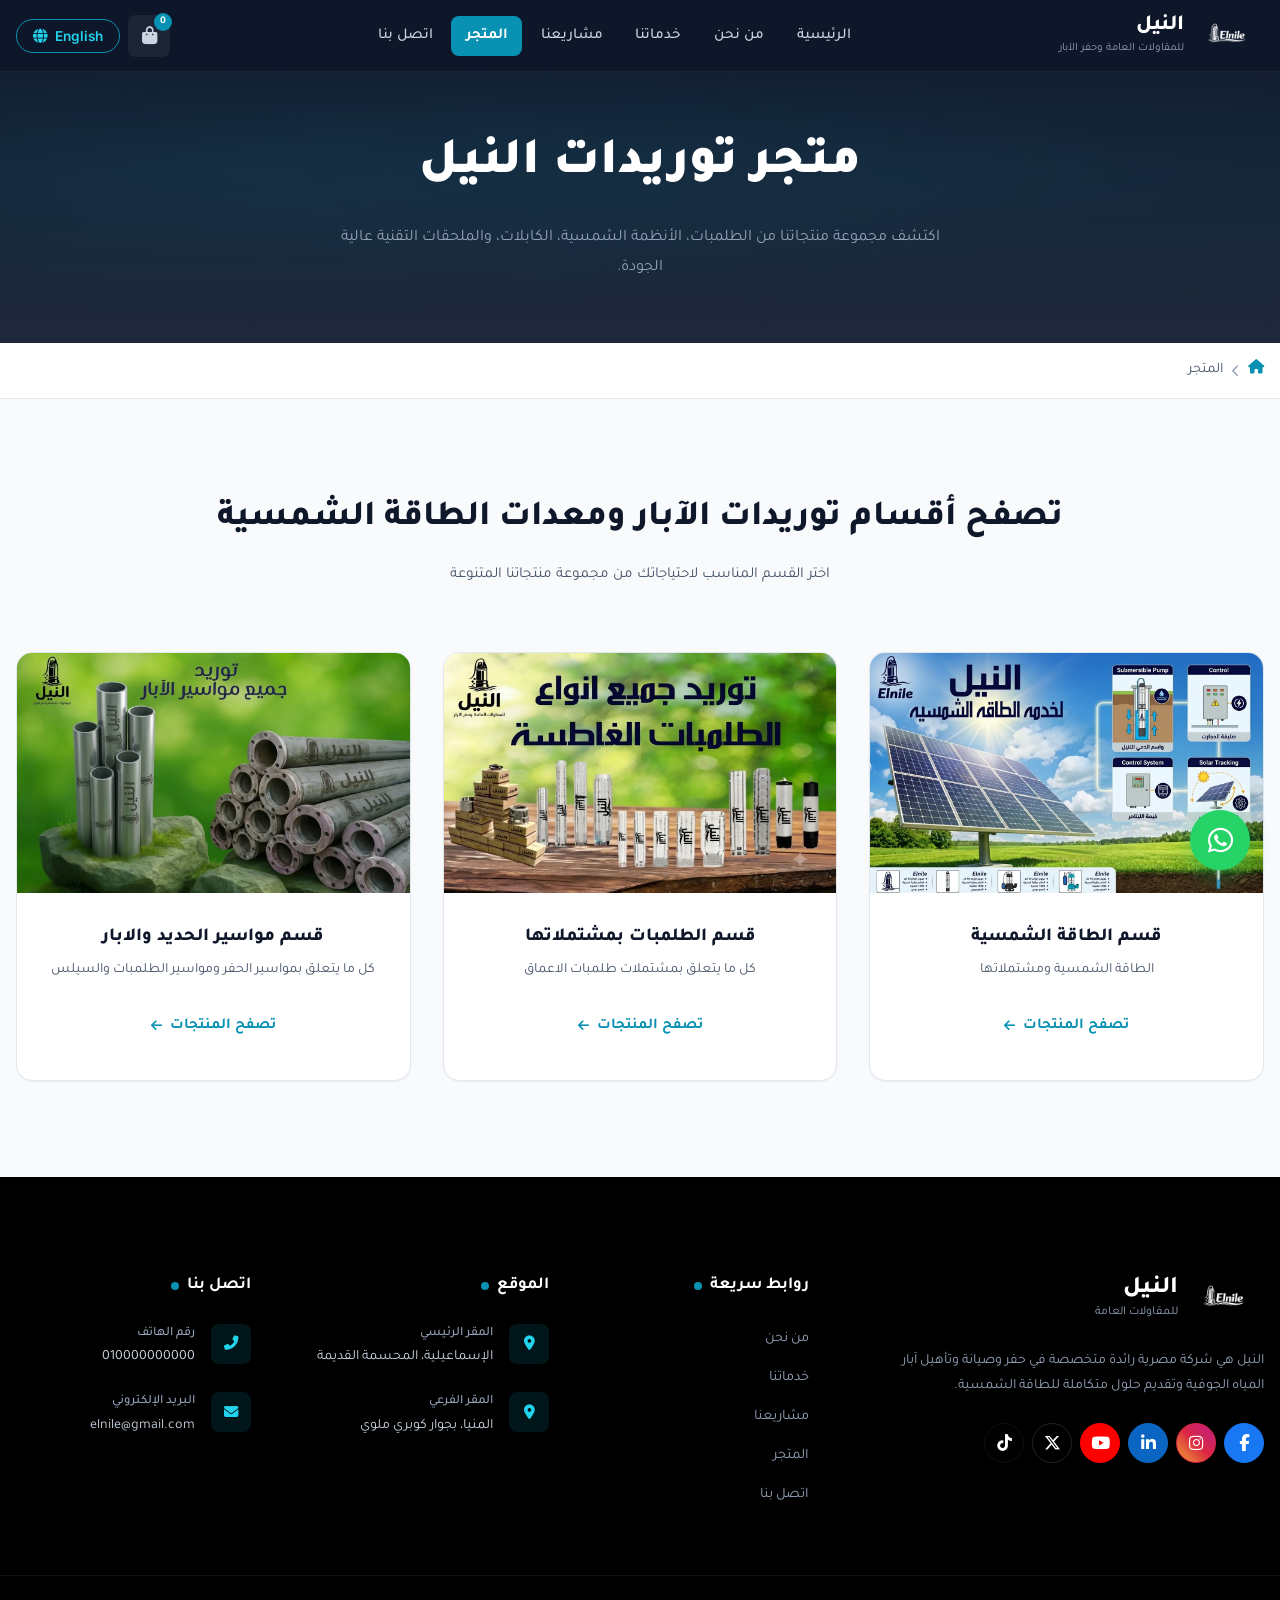
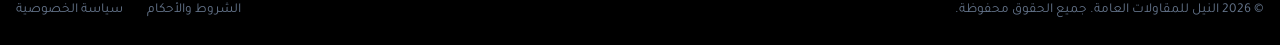
<file: store.html>
<!DOCTYPE html>
<html lang="ar" dir="rtl">
<head>
    <meta charset="UTF-8">
    <meta name="viewport" content="width=device-width, initial-scale=1.0">
    <meta name="description" content="متجر توريدات النيل - اكتشف مجموعة منتجاتنا من الطلمبات، الأنظمة الشمسية، الكابلات، والملحقات التقنية عالية الجودة.">
    <title>المتجر | النيل للمقاولات العامة وحفر الآبار</title>

    <link rel="preconnect" href="https://fonts.googleapis.com">
    <link rel="preconnect" href="https://fonts.gstatic.com" crossorigin>
    <link href="https://fonts.googleapis.com/css2?family=Tajawal:wght@300;400;500;700;800;900&family=Inter:wght@300;400;500;600;700;800&display=swap" rel="stylesheet">
    <link rel="stylesheet" href="https://cdnjs.cloudflare.com/ajax/libs/font-awesome/6.5.1/css/all.min.css">

    <link rel="stylesheet" href="css/styles.css">
    <link rel="stylesheet" href="css/store.css">
</head>
<body>

    <!-- ============ HEADER ============ -->
    <header id="main-header" class="header">
        <div class="container">
            <nav class="navbar">
                <a href="index.html" class="logo" id="logo">
                    <img src="assets/images/logo.png" alt="Elnile Logo" class="logo-img">
                    <div class="logo-text">
                        <span class="logo-name" data-ar="النيل" data-en="Elnile">النيل</span>
                        <span class="logo-tagline" data-ar="للمقاولات العامة وحفر الآبار" data-en="General Contracting & Well Drilling">للمقاولات العامة وحفر الآبار</span>
                    </div>
                </a>
                <ul class="nav-links" id="nav-links">
                    <li><a href="index.html" class="nav-link" data-ar="الرئيسية" data-en="Home">الرئيسية</a></li>
                    <li><a href="about.html" class="nav-link" data-ar="من نحن" data-en="About Us">من نحن</a></li>
                    <li>
                        <a href="services.html" class="nav-link" data-ar="خدماتنا" data-en="Services">خدماتنا</a>
                    </li>
                    <li><a href="projects.html" class="nav-link" data-ar="مشاريعنا" data-en="Projects">مشاريعنا</a></li>
                    <li><a href="store.html" class="nav-link active" data-ar="المتجر" data-en="Store">المتجر</a></li>
                    <li><a href="contact.html" class="nav-link" data-ar="اتصل بنا" data-en="Contact">اتصل بنا</a></li>
                </ul>
                <div class="nav-actions">
                    <button class="cart-btn" id="cart-btn" aria-label="Shopping Cart">
                        <i class="fas fa-shopping-bag"></i>
                        <span class="cart-count">0</span>
                    </button>
                    <button class="lang-btn" id="lang-toggle">
                        <span class="lang-text">English</span>
                        <i class="fas fa-globe"></i>
                    </button>
                    <button class="mobile-toggle" id="mobile-toggle" aria-label="Toggle Menu">
                        <span class="hamburger-line"></span>
                        <span class="hamburger-line"></span>
                        <span class="hamburger-line"></span>
                    </button>
                </div>
            </nav>
        </div>
    </header>

    <!-- ============ STORE HERO BANNER ============ -->
    <section class="store-hero">
        <div class="store-hero-bg"></div>
        <div class="container">
            <div class="store-hero-content">
                <h1 class="store-hero-title" data-ar="متجر توريدات النيل" data-en="Elnile Supplies Store">متجر توريدات النيل</h1>
                <p class="store-hero-subtitle" data-ar="اكتشف مجموعة منتجاتنا من الطلمبات، الأنظمة الشمسية، الكابلات، والملحقات التقنية عالية الجودة." data-en="Discover our range of products including pumps, solar systems, cables, and high-quality technical accessories.">
                    اكتشف مجموعة منتجاتنا من الطلمبات، الأنظمة الشمسية، الكابلات، والملحقات التقنية عالية الجودة.
                </p>
            </div>
        </div>
    </section>

    <!-- ============ BREADCRUMB ============ -->
    <div class="breadcrumb-container">
        <div class="container">
            <div class="breadcrumb-bar">
                <a href="index.html"><i class="fas fa-home"></i></a>
                <i class="fas fa-chevron-left breadcrumb-separator"></i>
                <span data-ar="المتجر" data-en="Store">المتجر</span>
            </div>
        </div>
    </div>

    <!-- ============ CATEGORIES SECTION ============ -->
    <section class="store-categories-section">
        <div class="container">
            <!-- Section Header -->
            <div class="store-section-header">
                <h2 class="store-section-title" data-ar="تصفح أقسام توريدات الآبار ومعدات الطاقة الشمسية" data-en="Browse Well Supplies & Solar Equipment Sections">تصفح أقسام توريدات الآبار ومعدات الطاقة الشمسية</h2>
                <p class="store-section-subtitle" data-ar="اختر القسم المناسب لاحتياجاتك من مجموعة منتجاتنا المتنوعة" data-en="Choose the right section for your needs from our diverse range of products">
                    اختر القسم المناسب لاحتياجاتك من مجموعة منتجاتنا المتنوعة
                </p>
            </div>

            <!-- Categories Grid -->
            <div class="store-grid">
                <!-- Card 1: Solar -->
                <div class="store-card">
                    <div class="store-card-image">
                        <img src="assets/images/services/الواح الطاقه الشمسيه.webp" alt="قسم الطاقة الشمسية">
                    </div>
                    <div class="store-card-content">
                        <h3 class="category-title" data-ar="قسم الطاقة الشمسية" data-en="Solar Energy Section">قسم الطاقة الشمسية</h3>
                        <p class="category-desc" data-ar="الطاقة الشمسية ومشتملاتها" data-en="Solar energy and its components">الطاقة الشمسية ومشتملاتها</p>
                        <a href="store-solar.html" class="btn-store-link">
                            <span data-ar="تصفح المنتجات" data-en="Browse Products">تصفح المنتجات</span>
                            <i class="fas fa-arrow-left"></i>
                        </a>
                    </div>
                </div>

                <!-- Card 2: Pumps -->
                <div class="store-card">
                    <div class="store-card-image">
                        <img src="assets/images/services/توريد طلمبات.webp" alt="قسم الطلمبات بمشتملاتها">
                    </div>
                    <div class="store-card-content">
                        <h3 class="category-title" data-ar="قسم الطلمبات بمشتملاتها" data-en="Pumps & Accessories Section">قسم الطلمبات بمشتملاتها</h3>
                        <p class="category-desc" data-ar="كل ما يتعلق بمشتملات طلمبات الاعماق" data-en="Everything related to deep pumps accessories">كل ما يتعلق بمشتملات طلمبات الاعماق</p>
                        <a href="store-pumps.html" class="btn-store-link">
                            <span data-ar="تصفح المنتجات" data-en="Browse Products">تصفح المنتجات</span>
                            <i class="fas fa-arrow-left"></i>
                        </a>
                    </div>
                </div>

                <!-- Card 3: Pipes -->
                <div class="store-card">
                    <div class="store-card-image">
                        <img src="assets/images/services/توريد مواسير.webp" alt="قسم مواسير الحديد والابار">
                    </div>
                    <div class="store-card-content">
                        <h3 class="category-title" data-ar="قسم مواسير الحديد والابار" data-en="Iron & Well Pipes Section">قسم مواسير الحديد والابار</h3>
                        <p class="category-desc" data-ar="كل ما يتعلق بمواسير الحفر ومواسير الطلمبات والسيلس" data-en="Everything related to drilling pipes, pump pipes, and seamless pipes">كل ما يتعلق بمواسير الحفر ومواسير الطلمبات والسيلس</p>
                        <a href="store-ironpipes.html" class="btn-store-link">
                            <span data-ar="تصفح المنتجات" data-en="Browse Products">تصفح المنتجات</span>
                            <i class="fas fa-arrow-left"></i>
                        </a>
                    </div>
                </div>
            </div>
        </div>
    </section>

    <!-- ============ FOOTER ============ -->
    <footer id="contact" class="footer">
        <div class="container">
            <div class="footer-grid">
                <div class="footer-col footer-about">
                    <a href="index.html" class="footer-logo">
                        <img src="assets/images/logo.png" alt="Elnile Logo" class="footer-logo-img">
                        <div class="footer-logo-text">
                            <span class="footer-logo-name" data-ar="النيل" data-en="Elnile">النيل</span>
                            <span class="footer-logo-tagline" data-ar="للمقاولات العامة" data-en="General Contracting">للمقاولات العامة</span>
                        </div>
                    </a>
                    <p class="footer-desc" data-ar="النيل هي شركة مصرية رائدة متخصصة في حفر وصيانة وتأهيل آبار المياه الجوفية وتقديم حلول متكاملة للطاقة الشمسية." data-en="Elnile is a leading Egyptian company specializing in drilling, maintaining and rehabilitating groundwater wells and providing integrated solar energy solutions.">
                        النيل هي شركة مصرية رائدة متخصصة في حفر وصيانة وتأهيل آبار المياه الجوفية وتقديم حلول متكاملة للطاقة الشمسية.
                    </p>
                    <div class="footer-social">
                        <a href="#" class="social-link" aria-label="Facebook"><i class="fab fa-facebook-f"></i></a>
                        <a href="#" class="social-link" aria-label="Instagram"><i class="fab fa-instagram"></i></a>
                        <a href="#" class="social-link" aria-label="LinkedIn"><i class="fab fa-linkedin-in"></i></a>
                        <a href="#" class="social-link" aria-label="YouTube"><i class="fab fa-youtube"></i></a>
                        <a href="#" class="social-link" aria-label="X (Twitter)"><i class="fab fa-x-twitter"></i></a>
                        <a href="#" class="social-link" aria-label="TikTok"><i class="fab fa-tiktok"></i></a>
                    </div>
                </div>
                <div class="footer-col">
                    <h3 class="footer-heading" data-ar="روابط سريعة" data-en="Quick Links"><span class="heading-dot"></span>روابط سريعة</h3>
                    <ul class="footer-links">
                        <li><a href="about.html" data-ar="من نحن" data-en="About Us">من نحن</a></li>
                        <li><a href="services.html" data-ar="خدماتنا" data-en="Our Services">خدماتنا</a></li>
                        <li><a href="projects.html" data-ar="مشاريعنا" data-en="Our Projects">مشاريعنا</a></li>
                        <li><a href="store.html" data-ar="المتجر" data-en="Store">المتجر</a></li>
                        <li><a href="contact.html" data-ar="اتصل بنا" data-en="Contact Us">اتصل بنا</a></li>
                    </ul>
                </div>
                <div class="footer-col">
                    <h3 class="footer-heading" data-ar="الموقع" data-en="Location"><span class="heading-dot"></span>الموقع</h3>
                    <div class="footer-contact-list">
                        <div class="contact-item">
                            <div class="contact-icon"><i class="fas fa-map-marker-alt"></i></div>
                            <div class="contact-text">
                                <span class="contact-label" data-ar="المقر الرئيسي" data-en="Main Office">المقر الرئيسي</span>
                                <p data-ar="الإسماعيلية، المحسمة القديمة" data-en="Ismailia, Old Mahsama">الإسماعيلية، المحسمة القديمة</p>
                            </div>
                        </div>
                        <div class="contact-item">
                            <div class="contact-icon"><i class="fas fa-map-marker-alt"></i></div>
                            <div class="contact-text">
                                <span class="contact-label" data-ar="المقر الفرعي" data-en="Branch Office">المقر الفرعي</span>
                                <p data-ar="المنيا، بجوار كوبري ملوي" data-en="Minya, next to Mallawi Bridge">المنيا، بجوار كوبري ملوي</p>
                            </div>
                        </div>
                    </div>
                </div>
                <div class="footer-col">
                    <h3 class="footer-heading" data-ar="اتصل بنا" data-en="Contact Us"><span class="heading-dot"></span>اتصل بنا</h3>
                    <div class="footer-contact-list">
                        <div class="contact-item">
                            <div class="contact-icon"><i class="fas fa-phone-alt"></i></div>
                            <div class="contact-text">
                                <span class="contact-label" data-ar="رقم الهاتف" data-en="Phone Number">رقم الهاتف</span>
                                <a href="tel:010000000000" dir="ltr">010000000000</a>
                            </div>
                        </div>
                        <div class="contact-item">
                            <div class="contact-icon"><i class="fas fa-envelope"></i></div>
                            <div class="contact-text">
                                <span class="contact-label" data-ar="البريد الإلكتروني" data-en="Email">البريد الإلكتروني</span>
                                <a href="mailto:elnile@gmail.com" dir="ltr">elnile@gmail.com</a>
                            </div>
                        </div>
                    </div>
                </div>
            </div>
        </div>
        <div class="footer-bottom">
            <div class="container">
                <div class="footer-bottom-content">
                    <p class="copyright" data-ar="© 2026 النيل للمقاولات العامة. جميع الحقوق محفوظة." data-en="© 2026 Elnile General Contracting. All rights reserved.">© 2026 النيل للمقاولات العامة. جميع الحقوق محفوظة.</p>
                    <div class="footer-bottom-links">
                        <a href="#" data-ar="الشروط والأحكام" data-en="Terms & Conditions">الشروط والأحكام</a>
                        <a href="#" data-ar="سياسة الخصوصية" data-en="Privacy Policy">سياسة الخصوصية</a>
                    </div>
                </div>
            </div>
        </div>
    </footer>

    <!-- WhatsApp -->
    <a href="https://wa.me/201234567890" class="whatsapp-float" id="whatsapp-btn" target="_blank" rel="noopener noreferrer" aria-label="WhatsApp">
        <i class="fab fa-whatsapp"></i>
    </a>

    <script src="js/script.js"></script>
</body>
</html>
</file>
<file: css/styles.css>
/* ============================================
   ELNILE - Main Stylesheet
   Company: Elnile (النيل) for General Contracting & Well Drilling
   ============================================ */

/* ============ CSS VARIABLES / DESIGN TOKENS ============ */
:root {
    /* Primary Colors - Dark Slate Navy */
    --color-primary: #0f172a;
    --color-primary-light: #1e293b;
    --color-primary-dark: #020617;

    /* Accent Colors - Teal/Cyan */
    --color-accent: #0891b2;
    --color-accent-light: #22d3ee;
    --color-accent-dark: #0e7490;
    --color-accent-glow: rgba(8, 145, 178, 0.3);

    /* Neutral Colors */
    --color-white: #ffffff;
    --color-off-white: #f8fafc;
    --color-gray-100: #f1f5f9;
    --color-gray-200: #e2e8f0;
    --color-gray-300: #cbd5e1;
    --color-gray-400: #94a3b8;
    --color-gray-500: #64748b;
    --color-gray-600: #475569;
    --color-gray-700: #334155;
    --color-gray-800: #1e293b;
    --color-gray-900: #0f172a;

    /* Text Colors */
    --text-primary: #0f172a;
    --text-secondary: #475569;
    --text-light: #94a3b8;
    --text-white: #ffffff;

    /* WhatsApp Green */
    --color-whatsapp: #25D366;
    --color-whatsapp-dark: #128C7E;

    /* Typography */
    --font-arabic: 'Tajawal', sans-serif;
    --font-english: 'Inter', sans-serif;

    /* Spacing */
    --spacing-xs: 0.25rem;
    --spacing-sm: 0.5rem;
    --spacing-md: 1rem;
    --spacing-lg: 1.5rem;
    --spacing-xl: 2rem;
    --spacing-2xl: 3rem;
    --spacing-3xl: 4rem;

    /* Border Radius */
    --radius-sm: 0.375rem;
    --radius-md: 0.5rem;
    --radius-lg: 0.75rem;
    --radius-xl: 1rem;
    --radius-full: 9999px;

    /* Shadows */
    --shadow-sm: 0 1px 2px rgba(0, 0, 0, 0.05);
    --shadow-md: 0 4px 6px -1px rgba(0, 0, 0, 0.1), 0 2px 4px -2px rgba(0, 0, 0, 0.1);
    --shadow-lg: 0 10px 15px -3px rgba(0, 0, 0, 0.1), 0 4px 6px -4px rgba(0, 0, 0, 0.1);
    --shadow-xl: 0 20px 25px -5px rgba(0, 0, 0, 0.1), 0 8px 10px -6px rgba(0, 0, 0, 0.1);

    /* Transitions */
    --transition-fast: 150ms ease;
    --transition-base: 300ms ease;
    --transition-slow: 500ms ease;

    /* Header */
    --header-height: 72px;

    /* Z-Index Scale */
    --z-base: 1;
    --z-dropdown: 100;
    --z-sticky: 500;
    --z-header: 1000;
    --z-overlay: 1500;
    --z-modal: 2000;
    --z-whatsapp: 9000;
}

/* ============ RESET & BASE ============ */
*,
*::before,
*::after {
    margin: 0;
    padding: 0;
    box-sizing: border-box;
}

html {
    scroll-behavior: smooth;
    scrollbar-width: thin;
    scrollbar-color: var(--color-gray-700) var(--color-primary-light);
    font-size: 16px;
}

/* Custom Scrollbar */
::-webkit-scrollbar {
    width: 10px;
}

::-webkit-scrollbar-track {
    background: var(--color-primary-light);
}

::-webkit-scrollbar-thumb {
    background-color: var(--color-gray-700);
    border-radius: 20px;
    border: 3px solid var(--color-primary-light);
}

body {
    font-family: var(--font-arabic);
    background-color: var(--color-white);
    color: var(--text-secondary);
    line-height: 1.6;
    overflow-x: hidden;
    -webkit-font-smoothing: antialiased;
    -moz-osx-font-smoothing: grayscale;
}

/* English mode body */
body.lang-en {
    font-family: var(--font-english);
    direction: ltr;
}

a {
    text-decoration: none;
    color: inherit;
    transition: color var(--transition-fast);
}

ul {
    list-style: none;
}

img {
    max-width: 100%;
    height: auto;
    display: block;
}

button {
    border: none;
    background: none;
    cursor: pointer;
    font-family: inherit;
    font-size: inherit;
}

/* ============ UTILITY CLASSES ============ */
.container {
    width: 100%;
    max-width: 1280px;
    margin: 0 auto;
    padding: 0 var(--spacing-md);
}

/* ============ HEADER ============ */
.header {
    position: fixed;
    top: 0;
    left: 0;
    right: 0;
    z-index: var(--z-header);
    height: var(--header-height);
    background: rgba(15, 23, 42, 0.85);
    backdrop-filter: blur(20px);
    -webkit-backdrop-filter: blur(20px);
    border-bottom: 1px solid rgba(255, 255, 255, 0.05);
    transition: all var(--transition-base);
}

.header.scrolled {
    background: rgba(15, 23, 42, 0.98);
    box-shadow: 0 4px 30px rgba(0, 0, 0, 0.3);
}

.navbar {
    display: flex;
    align-items: center;
    justify-content: space-between;
    height: var(--header-height);
    gap: var(--spacing-lg);
}

/* Logo */
.logo {
    display: flex;
    align-items: center;
    gap: var(--spacing-sm);
    flex-shrink: 0;
    transition: transform var(--transition-fast);
}

.logo:hover {
    transform: scale(1.02);
}

.logo-img {
    height: 48px;
    width: auto;
    filter: brightness(0) invert(1);
    transition: filter var(--transition-base);
}

.logo-text {
    display: flex;
    flex-direction: column;
}

.logo-name {
    font-size: 1.35rem;
    font-weight: 800;
    color: var(--text-white);
    line-height: 1.2;
    letter-spacing: -0.02em;
}

.logo-tagline {
    font-size: 0.7rem;
    color: var(--color-gray-400);
    font-weight: 400;
    white-space: nowrap;
}

/* Nav Links */
.nav-links {
    display: flex;
    align-items: center;
    gap: var(--spacing-xs);
}

.nav-link {
    display: flex;
    align-items: center;
    gap: var(--spacing-xs);
    padding: 0.5rem 0.9rem;
    color: var(--color-gray-300);
    font-size: 0.95rem;
    font-weight: 500;
    border-radius: var(--radius-md);
    transition: all var(--transition-fast);
    position: relative;
    white-space: nowrap;
}

.nav-link:hover {
    color: var(--text-white);
    background: rgba(255, 255, 255, 0.06);
}

.nav-link.active {
    color: var(--text-white);
    background: var(--color-accent);
    font-weight: 600;
}

.nav-link.active:hover {
    background: var(--color-accent-dark);
}

.dropdown-icon {
    font-size: 0.65rem;
    transition: transform var(--transition-fast);
}

.has-dropdown:hover .dropdown-icon {
    transform: rotate(180deg);
}

/* Nav Actions */
.nav-actions {
    display: flex;
    align-items: center;
    gap: var(--spacing-sm);
    flex-shrink: 0;
}

/* Cart Button */
.cart-btn {
    position: relative;
    display: flex;
    align-items: center;
    justify-content: center;
    width: 42px;
    height: 42px;
    border-radius: var(--radius-md);
    color: var(--color-gray-300);
    font-size: 1.1rem;
    transition: all var(--transition-fast);
    background: rgba(255, 255, 255, 0.06);
}

.cart-btn:hover {
    color: var(--text-white);
    background: rgba(255, 255, 255, 0.12);
    transform: translateY(-1px);
}

.cart-count {
    position: absolute;
    top: -2px;
    right: -2px;
    width: 18px;
    height: 18px;
    background: var(--color-accent);
    color: var(--text-white);
    font-size: 0.65rem;
    font-weight: 700;
    border-radius: var(--radius-full);
    display: flex;
    align-items: center;
    justify-content: center;
    line-height: 1;
}

/* Language Button */
.lang-btn {
    display: flex;
    align-items: center;
    gap: var(--spacing-sm);
    padding: 0.5rem 1rem;
    border-radius: var(--radius-full);
    border: 1.5px solid var(--color-accent);
    color: var(--color-accent-light);
    font-size: 0.85rem;
    font-weight: 600;
    transition: all var(--transition-fast);
    white-space: nowrap;
    font-family: var(--font-english);
}

.lang-btn:hover {
    background: var(--color-accent);
    color: var(--text-white);
    transform: translateY(-1px);
    box-shadow: 0 4px 15px var(--color-accent-glow);
}

.lang-btn .fa-globe {
    font-size: 0.9rem;
}

/* Mobile Toggle */
.mobile-toggle {
    display: none;
    flex-direction: column;
    justify-content: center;
    align-items: center;
    gap: 5px;
    width: 42px;
    height: 42px;
    border-radius: var(--radius-md);
    background: rgba(255, 255, 255, 0.06);
    transition: background var(--transition-fast);
}

.mobile-toggle:hover {
    background: rgba(255, 255, 255, 0.12);
}

.hamburger-line {
    display: block;
    width: 22px;
    height: 2px;
    background: var(--color-gray-300);
    border-radius: 2px;
    transition: all var(--transition-base);
}

.mobile-toggle.active .hamburger-line:nth-child(1) {
    transform: rotate(45deg) translate(5px, 5px);
}

.mobile-toggle.active .hamburger-line:nth-child(2) {
    opacity: 0;
    transform: scaleX(0);
}

.mobile-toggle.active .hamburger-line:nth-child(3) {
    transform: rotate(-45deg) translate(5px, -5px);
}

/* ============ HERO SECTION ============ */
.hero-section {
    position: relative;
    width: 100%;
    height: 100vh;
    min-height: 600px;
    overflow: hidden;
    background: var(--color-primary);
}

/* Hero Slider */
.hero-slider {
    position: relative;
    width: 100%;
    height: 100%;
}

.hero-slide {
    position: absolute;
    top: 0;
    left: 0;
    width: 100%;
    height: 100%;
    opacity: 0;
    visibility: hidden;
    transition: opacity 1s ease, visibility 1s ease;
}

.hero-slide.active {
    opacity: 1;
    visibility: visible;
}

/* Slide Background */
.slide-bg {
    position: absolute;
    top: 0;
    left: 0;
    width: 100%;
    height: 100%;
}

.slide-img {
    width: 100%;
    height: 100%;
    object-fit: cover;
    object-position: center;
    transform: scale(1.05);
    transition: transform 8s ease;
}

.hero-slide.active .slide-img {
    transform: scale(1);
}

.slide-overlay {
    position: absolute;
    top: 0;
    left: 0;
    width: 100%;
    height: 100%;
    background: linear-gradient(180deg,
            rgba(15, 23, 42, 0.7) 0%,
            rgba(15, 23, 42, 0.5) 40%,
            rgba(15, 23, 42, 0.65) 70%,
            rgba(15, 23, 42, 0.85) 100%);
}

/* Slide Content */
.slide-content {
    position: relative;
    z-index: var(--z-base);
    display: flex;
    flex-direction: column;
    align-items: center;
    justify-content: center;
    height: 100%;
    text-align: center;
    padding: 0 var(--spacing-md);
    max-width: 900px;
    margin: 0 auto;
}

.hero-title {
    font-size: clamp(2rem, 5vw, 3.5rem);
    font-weight: 800;
    color: var(--text-white);
    line-height: 1.3;
    margin-bottom: var(--spacing-lg);
    opacity: 0;
    transform: translateY(30px);
    animation: none;
}

.hero-slide.active .hero-title {
    animation: slideUp 0.8s ease 0.3s forwards;
}

.hero-subtitle {
    font-size: clamp(0.95rem, 1.5vw, 1.15rem);
    color: var(--color-gray-300);
    line-height: 1.8;
    max-width: 700px;
    opacity: 0;
    transform: translateY(20px);
    animation: none;
}

.hero-slide.active .hero-subtitle {
    animation: slideUp 0.8s ease 0.6s forwards;
}

/* Slider Arrows */
.slider-arrow {
    position: absolute;
    top: 50%;
    transform: translateY(-50%);
    z-index: var(--z-base);
    width: 50px;
    height: 50px;
    border-radius: var(--radius-full);
    background: rgba(255, 255, 255, 0.08);
    backdrop-filter: blur(10px);
    -webkit-backdrop-filter: blur(10px);
    border: 1px solid rgba(255, 255, 255, 0.15);
    color: var(--text-white);
    font-size: 1rem;
    display: flex;
    align-items: center;
    justify-content: center;
    cursor: pointer;
    transition: all var(--transition-fast);
}

.slider-arrow:hover {
    background: rgba(255, 255, 255, 0.18);
    border-color: rgba(255, 255, 255, 0.3);
    transform: translateY(-50%) scale(1.08);
}

.slider-arrow-prev {
    right: 30px;
}

.slider-arrow-next {
    left: 30px;
}

/* RTL: In RTL, prev is on the right, next is on the left */
[dir="ltr"] .slider-arrow-prev {
    left: 30px;
    right: auto;
}

[dir="ltr"] .slider-arrow-next {
    right: 30px;
    left: auto;
}

[dir="ltr"] .slider-arrow-prev i {
    transform: rotate(180deg);
}

[dir="ltr"] .slider-arrow-next i {
    transform: rotate(180deg);
}

/* Slider Dots */
.slider-dots {
    position: absolute;
    bottom: 40px;
    left: 50%;
    transform: translateX(-50%);
    display: flex;
    gap: 10px;
    z-index: var(--z-base);
}

.slider-dot {
    width: 12px;
    height: 12px;
    border-radius: var(--radius-full);
    background: rgba(255, 255, 255, 0.25);
    border: 2px solid rgba(255, 255, 255, 0.4);
    cursor: pointer;
    transition: all var(--transition-base);
}

.slider-dot:hover {
    background: rgba(255, 255, 255, 0.5);
}

.slider-dot.active {
    background: var(--color-accent);
    border-color: var(--color-accent-light);
    transform: scale(1.2);
    box-shadow: 0 0 15px var(--color-accent-glow);
}

/* ============ WHATSAPP FLOATING BUTTON ============ */
.whatsapp-float {
    position: fixed;
    bottom: 30px;
    right: 30px;
    z-index: var(--z-whatsapp);
    width: 60px;
    height: 60px;
    background: var(--color-whatsapp);
    border-radius: var(--radius-full);
    display: flex;
    align-items: center;
    justify-content: center;
    color: var(--text-white);
    font-size: 1.8rem;
    box-shadow: 0 6px 20px rgba(37, 211, 102, 0.4);
    transition: all var(--transition-fast);
    animation: whatsappPulse 2s infinite;
}

.whatsapp-float:hover {
    transform: scale(1.1) translateY(-3px);
    box-shadow: 0 10px 30px rgba(37, 211, 102, 0.5);
    background: var(--color-whatsapp-dark);
}

/* LTR WhatsApp position */
[dir="ltr"] .whatsapp-float {
    right: 30px;
    left: auto;
}

/* ============ ANIMATIONS ============ */
@keyframes slideUp {
    to {
        opacity: 1;
        transform: translateY(0);
    }
}

@keyframes whatsappPulse {
    0%,
    100% {
        box-shadow: 0 6px 20px rgba(37, 211, 102, 0.4);
    }

    50% {
        box-shadow: 0 6px 30px rgba(37, 211, 102, 0.6), 0 0 0 12px rgba(37, 211, 102, 0.1);
    }
}

@keyframes fadeIn {
    from {
        opacity: 0;
    }

    to {
        opacity: 1;
    }
}

/* ============ RESPONSIVE ============ */

/* Tablet */
@media (max-width: 1024px) {
    .nav-links {
        position: fixed;
        top: var(--header-height);
        right: 0;
        width: 300px;
        height: calc(100vh - var(--header-height));
        background: rgba(15, 23, 42, 0.98);
        backdrop-filter: blur(20px);
        -webkit-backdrop-filter: blur(20px);
        flex-direction: column;
        align-items: stretch;
        padding: var(--spacing-lg);
        gap: var(--spacing-xs);
        transform: translateX(100%);
        transition: transform var(--transition-base);
        z-index: var(--z-overlay);
        border-left: 1px solid rgba(255, 255, 255, 0.05);
        overflow-y: auto;
    }

    [dir="ltr"] .nav-links {
        right: auto;
        left: 0;
        transform: translateX(-100%);
    }

    .nav-links.open {
        transform: translateX(0);
    }

    .nav-link {
        padding: 0.75rem 1rem;
        font-size: 1rem;
        border-radius: var(--radius-md);
    }

    .nav-link.active {
        background: var(--color-accent);
    }

    .mobile-toggle {
        display: flex;
    }
}

/* Mobile */
@media (max-width: 640px) {
    :root {
        --header-height: 64px;
    }

    .logo-img {
        height: 38px;
    }

    .logo-name {
        font-size: 1.1rem;
    }

    .logo-tagline {
        font-size: 0.6rem;
    }

    .nav-links {
        width: 100%;
    }

    .lang-btn .lang-text {
        display: none;
    }

    .lang-btn {
        width: 42px;
        height: 42px;
        padding: 0;
        justify-content: center;
        border-radius: var(--radius-md);
    }

    .hero-title {
        font-size: clamp(1.5rem, 6vw, 2.2rem);
    }

    .hero-subtitle {
        font-size: 0.9rem;
    }

    .slider-arrow {
        width: 40px;
        height: 40px;
        font-size: 0.85rem;
    }

    .slider-arrow-prev {
        right: 15px;
    }

    .slider-arrow-next {
        left: 15px;
    }

    .slider-dots {
        bottom: 25px;
    }

    .whatsapp-float {
        width: 52px;
        height: 52px;
        font-size: 1.5rem;
        bottom: 20px;
        right: 20px;
    }
}


/* ============================================================
   SECTION: STATS COUNTER
   ============================================================ */
.stats-section {
    padding: var(--spacing-3xl) 0;
    background: var(--color-white);
    border-bottom: 1px solid var(--color-gray-200);
}

.stats-grid {
    display: grid;
    grid-template-columns: repeat(4, 1fr);
    gap: var(--spacing-xl);
    text-align: center;
}

.stat-card {
    display: flex;
    flex-direction: column;
    align-items: center;
    gap: var(--spacing-sm);
    padding: var(--spacing-lg);
}

.stat-icon {
    width: 70px;
    height: 70px;
    border-radius: var(--radius-full);
    background: rgba(8, 145, 178, 0.08);
    border: 2px solid rgba(8, 145, 178, 0.15);
    display: flex;
    align-items: center;
    justify-content: center;
    margin-bottom: var(--spacing-sm);
    transition: all var(--transition-base);
}

.stat-card:hover .stat-icon {
    background: rgba(8, 145, 178, 0.15);
    border-color: var(--color-accent);
    transform: scale(1.08);
}

.stat-icon i {
    font-size: 1.6rem;
    color: var(--color-accent);
}

.stat-number {
    font-size: 2.5rem;
    font-weight: 800;
    color: var(--color-primary);
    line-height: 1;
    display: inline;
}

.stat-suffix {
    font-size: 2.5rem;
    font-weight: 800;
    color: var(--color-accent);
    line-height: 1;
}

.stat-label {
    font-size: 0.95rem;
    color: var(--text-secondary);
    font-weight: 500;
}

/* ============================================================
   SECTION: ABOUT / INFO
   ============================================================ */
.about-section {
    padding: var(--spacing-3xl) 0 calc(var(--spacing-3xl) * 1.5);
    background: var(--color-white);
}

.about-grid {
    display: grid;
    grid-template-columns: 1fr 1fr;
    gap: var(--spacing-3xl);
    align-items: center;
}

.about-image-wrapper {
    position: relative;
    border-radius: var(--radius-xl);
    overflow: hidden;
    box-shadow: var(--shadow-xl);
}

.about-image {
    width: 100%;
    height: auto;
    object-fit: contain;
    display: block;
    transition: transform var(--transition-slow);
}

.about-image-wrapper:hover .about-image {
    transform: scale(1.04);
}

.about-image-accent {
    position: absolute;
    bottom: 0;
    left: 0;
    right: 0;
    height: 5px;
    background: linear-gradient(90deg, var(--color-accent), var(--color-accent-light));
}

.section-title {
    font-size: clamp(1.5rem, 3vw, 2.2rem);
    font-weight: 800;
    color: var(--color-primary);
    line-height: 1.4;
    margin-bottom: var(--spacing-lg);
}

.about-text {
    font-size: 1rem;
    color: var(--text-secondary);
    line-height: 1.9;
    margin-bottom: var(--spacing-xl);
}

/* Primary Button */
.btn-primary {
    display: inline-flex;
    align-items: center;
    gap: var(--spacing-sm);
    padding: 0.75rem 1.75rem;
    background: var(--color-accent);
    color: var(--text-white);
    font-size: 0.95rem;
    font-weight: 600;
    border-radius: var(--radius-md);
    transition: all var(--transition-fast);
    border: 2px solid var(--color-accent);
}

.btn-primary:hover {
    background: var(--color-accent-dark);
    border-color: var(--color-accent-dark);
    transform: translateY(-2px);
    box-shadow: 0 8px 25px var(--color-accent-glow);
}

.btn-primary i {
    font-size: 0.8rem;
    transition: transform var(--transition-fast);
}

.btn-primary:hover i {
    transform: translateX(-4px);
}

[dir="ltr"] .btn-primary:hover i {
    transform: translateX(4px);
}

/* ============================================================
   SECTION: SERVICES
   ============================================================ */
.services-section {
    padding: calc(var(--spacing-3xl) * 1.5) 0;
    background: var(--color-gray-100);
}

.section-header {
    text-align: center;
    margin-bottom: var(--spacing-3xl);
}

.section-title-center {
    font-size: clamp(1.8rem, 4vw, 2.8rem);
    font-weight: 800;
    color: var(--color-primary);
    margin-bottom: var(--spacing-md);
    line-height: 1.3;
}

.section-subtitle {
    font-size: 1rem;
    color: var(--text-secondary);
    max-width: 700px;
    margin: 0 auto;
    line-height: 1.8;
}

.services-grid {
    display: grid;
    grid-template-columns: repeat(3, 1fr);
    gap: var(--spacing-xl);
}

.service-card {
    background: var(--color-white);
    border-radius: var(--radius-xl);
    overflow: hidden;
    box-shadow: var(--shadow-sm);
    transition: all var(--transition-base);
    border: 1px solid var(--color-gray-200);
}

.service-card:hover {
    transform: translateY(-6px);
    box-shadow: var(--shadow-xl);
    border-color: rgba(8, 145, 178, 0.2);
}

.service-image {
    position: relative;
    height: 220px;
    overflow: hidden;
    background-color: var(--color-gray-100);
}

.service-image img {
    width: 100%;
    height: 100%;
    object-fit: contain;
    transition: transform var(--transition-slow);
}

.service-card:hover .service-image img {
    transform: scale(1.08);
}

.service-image-overlay {
    position: absolute;
    top: 0;
    left: 0;
    right: 0;
    bottom: 0;
    background: linear-gradient(180deg, transparent 60%, rgba(15, 23, 42, 0.1) 100%);
}

.service-body {
    padding: var(--spacing-lg);
}

.service-name {
    font-size: 1.1rem;
    font-weight: 700;
    color: var(--color-primary);
    margin-bottom: var(--spacing-sm);
    line-height: 1.4;
}

.service-desc {
    font-size: 0.88rem;
    color: var(--text-secondary);
    line-height: 1.7;
    margin-bottom: var(--spacing-md);
}

.service-link {
    display: inline-flex;
    align-items: center;
    gap: var(--spacing-sm);
    color: var(--color-accent);
    font-size: 0.9rem;
    font-weight: 600;
    padding-top: var(--spacing-sm);
    border-top: 1px solid var(--color-gray-200);
    width: 100%;
    transition: all var(--transition-fast);
}

.service-link:hover {
    color: var(--color-accent-dark);
    gap: var(--spacing-md);
}

.service-link i {
    font-size: 0.75rem;
    transition: transform var(--transition-fast);
}

.service-card:hover .service-link i {
    transform: translateX(-4px);
}

[dir="ltr"] .service-card:hover .service-link i {
    transform: translateX(4px);
}

/* Services CTA */
.services-cta {
    text-align: center;
    margin-top: var(--spacing-3xl);
}

.btn-outline {
    display: inline-flex;
    align-items: center;
    gap: var(--spacing-sm);
    padding: 0.75rem 2rem;
    border: 2px solid var(--color-primary);
    color: var(--color-primary);
    font-size: 0.95rem;
    font-weight: 600;
    border-radius: var(--radius-md);
    transition: all var(--transition-fast);
    background: transparent;
}

.btn-outline:hover {
    background: var(--color-primary);
    color: var(--text-white);
    transform: translateY(-2px);
    box-shadow: var(--shadow-lg);
}

/* ============================================================
   SECTION: WHY CHOOSE US
   ============================================================ */
.why-section {
    padding: calc(var(--spacing-3xl) * 1.5) 0;
    background: var(--color-off-white);
}

.why-grid {
    display: grid;
    grid-template-columns: repeat(4, 1fr);
    gap: var(--spacing-xl);
    margin-top: var(--spacing-3xl);
}

.why-card {
    background: var(--color-white);
    border-radius: var(--radius-xl);
    padding: var(--spacing-xl) var(--spacing-lg);
    text-align: center;
    border: 1px solid var(--color-gray-200);
    transition: all var(--transition-base);
    position: relative;
    overflow: hidden;
}

.why-card::before {
    content: '';
    position: absolute;
    bottom: 0;
    left: 0;
    right: 0;
    height: 3px;
    background: linear-gradient(90deg, var(--color-accent), var(--color-accent-light));
    transform: scaleX(0);
    transition: transform var(--transition-base);
}

.why-card:hover {
    transform: translateY(-6px);
    box-shadow: var(--shadow-lg);
    border-color: rgba(8, 145, 178, 0.15);
}

.why-card:hover::before {
    transform: scaleX(1);
}

.why-icon {
    width: 64px;
    height: 64px;
    border-radius: var(--radius-lg);
    background: rgba(8, 145, 178, 0.08);
    border: 2px solid rgba(8, 145, 178, 0.12);
    display: flex;
    align-items: center;
    justify-content: center;
    margin: 0 auto var(--spacing-lg);
    transition: all var(--transition-base);
}

.why-card:hover .why-icon {
    background: var(--color-accent);
    border-color: var(--color-accent);
}

.why-icon i {
    font-size: 1.4rem;
    color: var(--color-accent);
    transition: color var(--transition-base);
}

.why-card:hover .why-icon i {
    color: var(--text-white);
}

.why-title {
    font-size: 1.15rem;
    font-weight: 700;
    color: var(--color-primary);
    margin-bottom: var(--spacing-md);
}

.why-text {
    font-size: 0.88rem;
    color: var(--text-secondary);
    line-height: 1.8;
}

/* ============================================================
   SECTION: TESTIMONIALS / CUSTOMER OPINIONS
   ============================================================ */
.testimonials-section {
    padding: calc(var(--spacing-3xl) * 1.5) 0;
    background: linear-gradient(180deg, var(--color-gray-100) 0%, var(--color-off-white) 100%);
}

.title-underline {
    width: 60px;
    height: 4px;
    background: var(--color-accent);
    border-radius: 2px;
    margin: 0 auto var(--spacing-md);
}

.testimonials-slider-wrapper {
    position: relative;
    max-width: 700px;
    margin: 0 auto;
    padding: 0 60px;
}

.testimonials-slider {
    position: relative;
    min-height: 280px;
}

.testimonial-card {
    position: absolute;
    top: 0;
    left: 0;
    right: 0;
    background: var(--color-primary);
    border-radius: var(--radius-xl);
    padding: var(--spacing-xl);
    opacity: 0;
    visibility: hidden;
    transform: translateX(30px);
    transition: all 0.5s ease;
}

.testimonial-card.active {
    opacity: 1;
    visibility: visible;
    transform: translateX(0);
    position: relative;
}

.testimonial-header {
    display: flex;
    align-items: center;
    gap: var(--spacing-md);
    margin-bottom: var(--spacing-md);
}

.testimonial-avatar {
    width: 48px;
    height: 48px;
    border-radius: var(--radius-full);
    background: var(--color-accent);
    display: flex;
    align-items: center;
    justify-content: center;
    flex-shrink: 0;
}

.testimonial-avatar span {
    color: var(--text-white);
    font-size: 1.2rem;
    font-weight: 700;
}

.testimonial-avatar.avatar-blue {
    background: #3b82f6;
}

.testimonial-avatar.avatar-green {
    background: #10b981;
}

.testimonial-info {
    display: flex;
    flex-direction: column;
}

.testimonial-name {
    font-size: 1rem;
    font-weight: 700;
    color: var(--text-white);
}

.testimonial-role {
    font-size: 0.8rem;
    color: var(--color-gray-400);
}

.testimonial-rating {
    display: flex;
    align-items: center;
    justify-content: space-between;
    margin-bottom: var(--spacing-md);
}

.testimonial-time {
    font-size: 0.8rem;
    color: var(--color-gray-400);
}

.stars {
    display: flex;
    gap: 2px;
}

.stars i {
    color: #fbbf24;
    font-size: 0.85rem;
}

.testimonial-text {
    font-size: 0.95rem;
    color: var(--color-gray-300);
    line-height: 1.8;
}

/* Testimonial Arrows */
.testimonial-arrow {
    position: absolute;
    top: 50%;
    transform: translateY(-50%);
    width: 44px;
    height: 44px;
    border-radius: var(--radius-full);
    background: var(--color-gray-200);
    color: var(--color-gray-600);
    display: flex;
    align-items: center;
    justify-content: center;
    cursor: pointer;
    transition: all var(--transition-fast);
    border: none;
    z-index: 2;
}

.testimonial-arrow:hover {
    background: var(--color-accent);
    color: var(--text-white);
    transform: translateY(-50%) scale(1.08);
}

.testimonial-prev {
    right: 0;
}

.testimonial-next {
    left: 0;
}

[dir="ltr"] .testimonial-prev {
    left: 0;
    right: auto;
}

[dir="ltr"] .testimonial-next {
    right: 0;
    left: auto;
}

/* Testimonials CTA */
.testimonials-cta {
    text-align: center;
    margin-top: var(--spacing-3xl);
}

.btn-dark {
    display: inline-flex;
    align-items: center;
    gap: var(--spacing-sm);
    padding: 0.9rem 2.5rem;
    background: var(--color-primary);
    color: var(--text-white);
    font-size: 1rem;
    font-weight: 600;
    border-radius: var(--radius-full);
    transition: all var(--transition-fast);
    border: none;
}

.btn-dark:hover {
    background: var(--color-primary-light);
    transform: translateY(-3px);
    box-shadow: var(--shadow-xl);
}

.btn-dark .fa-star {
    color: #fbbf24;
}

/* ============================================================
   SECTION: PARTNERS
   ============================================================ */
.partners-section {
    padding: calc(var(--spacing-3xl) * 1.5) 0;
    background: var(--color-white);
    overflow: hidden;
}

.partners-title-wrapper {
    display: flex;
    align-items: center;
    justify-content: center;
    gap: var(--spacing-lg);
    margin-bottom: var(--spacing-md);
}

.title-line {
    display: block;
    width: 100px;
    height: 3px;
    background: linear-gradient(90deg, transparent, var(--color-accent));
    border-radius: 2px;
}

.title-line:last-child {
    background: linear-gradient(90deg, var(--color-accent), transparent);
}

.partners-marquee-wrapper {
    display: flex;
    flex-direction: column;
    gap: var(--spacing-xl);
    margin-top: var(--spacing-2xl);
}

.partners-marquee {
    overflow: hidden;
    mask-image: linear-gradient(90deg, transparent 0%, black 10%, black 90%, transparent 100%);
    -webkit-mask-image: linear-gradient(90deg, transparent 0%, black 10%, black 90%, transparent 100%);
}

.partners-track {
    display: flex;
    gap: var(--spacing-xl);
    animation: marqueeScroll 30s linear infinite;
    width: max-content;
}

.partners-track.reverse {
    animation: marqueeScrollReverse 30s linear infinite;
}

.partner-logo {
    flex-shrink: 0;
    width: 160px;
    height: 90px;
    border-radius: var(--radius-lg);
    border: 1px solid var(--color-gray-200);
    background: var(--color-white);
    display: flex;
    align-items: center;
    justify-content: center;
    padding: var(--spacing-md);
    transition: all var(--transition-fast);
}

.partner-logo:hover {
    border-color: var(--color-accent);
    box-shadow: var(--shadow-md);
    transform: scale(1.05);
}

.partner-logo span {
    font-size: 0.85rem;
    font-weight: 700;
    color: var(--color-gray-600);
    text-align: center;
    white-space: nowrap;
}

@keyframes marqueeScroll {
    0% {
        transform: translateX(0);
    }

    100% {
        transform: translateX(-50%);
    }
}

@keyframes marqueeScrollReverse {
    0% {
        transform: translateX(-50%);
    }

    100% {
        transform: translateX(0);
    }
}

/* ============================================================
   SECTION: FOOTER
   ============================================================ */
.footer {
    background: var(--color-primary);
    color: var(--color-gray-300);
    padding-top: calc(var(--spacing-3xl) * 1.5);
}

.footer-grid {
    display: grid;
    grid-template-columns: 2fr 1fr 1.2fr 1.2fr;
    gap: var(--spacing-3xl);
    padding-bottom: var(--spacing-3xl);
}

/* Footer Logo */
.footer-logo {
    display: flex;
    align-items: center;
    gap: var(--spacing-sm);
    margin-bottom: var(--spacing-lg);
    transition: transform var(--transition-fast);
}

.footer-logo:hover {
    transform: scale(1.02);
}

.footer-logo-img {
    height: 52px;
    width: auto;
    filter: brightness(0) invert(1);
}

.footer-logo-text {
    display: flex;
    flex-direction: column;
}

.footer-logo-name {
    font-size: 1.5rem;
    font-weight: 800;
    color: var(--text-white);
    line-height: 1.2;
}

.footer-logo-tagline {
    font-size: 0.75rem;
    color: var(--color-gray-400);
}

.footer-desc {
    font-size: 0.88rem;
    color: var(--color-gray-400);
    line-height: 1.8;
    margin-bottom: var(--spacing-lg);
}

/* Footer Social */
.footer-social {
    display: flex;
    gap: var(--spacing-sm);
    flex-wrap: wrap;
}

.social-link {
    width: 40px;
    height: 40px;
    border-radius: var(--radius-full);
    display: flex;
    align-items: center;
    justify-content: center;
    color: var(--text-white);
    font-size: 1.05rem;
    transition: all var(--transition-fast);
}

.social-link:hover {
    transform: translateY(-3px);
    color: var(--text-white);
    filter: brightness(1.15);
}

/* Facebook */
.social-link[aria-label="Facebook"] {
    background: #1877F2;
    border: 1px solid #1877F2;
}
.social-link[aria-label="Facebook"]:hover {
    box-shadow: 0 4px 15px rgba(24, 119, 242, 0.45);
}

/* Instagram */
.social-link[aria-label="Instagram"] {
    background: linear-gradient(45deg, #f09433 0%, #e6683c 25%, #dc2743 50%, #cc2366 75%, #bc1888 100%);
    border: 1px solid #dc2743;
}
.social-link[aria-label="Instagram"]:hover {
    box-shadow: 0 4px 15px rgba(225, 48, 108, 0.45);
}

/* LinkedIn */
.social-link[aria-label="LinkedIn"] {
    background: #0A66C2;
    border: 1px solid #0A66C2;
}
.social-link[aria-label="LinkedIn"]:hover {
    box-shadow: 0 4px 15px rgba(10, 102, 194, 0.45);
}

/* YouTube */
.social-link[aria-label="YouTube"] {
    background: #FF0000;
    border: 1px solid #FF0000;
}
.social-link[aria-label="YouTube"]:hover {
    box-shadow: 0 4px 15px rgba(255, 0, 0, 0.45);
}

/* X (Twitter) */
.social-link[aria-label="X (Twitter)"] {
    background: #000000;
    border: 1px solid #222222;
}
.social-link[aria-label="X (Twitter)"]:hover {
    box-shadow: 0 4px 15px rgba(255, 255, 255, 0.2);
}

/* TikTok */
.social-link[aria-label="TikTok"] {
    background: #010101;
    border: 1px solid #111111;
}
.social-link[aria-label="TikTok"]:hover {
    box-shadow: 0 4px 15px rgba(254, 44, 85, 0.35);
}

/* Footer Headings */
.footer-heading {
    font-size: 1.05rem;
    font-weight: 700;
    color: var(--text-white);
    margin-bottom: var(--spacing-lg);
    display: flex;
    align-items: center;
    gap: var(--spacing-sm);
}

.heading-dot {
    width: 8px;
    height: 8px;
    border-radius: var(--radius-full);
    background: var(--color-accent);
    flex-shrink: 0;
}

/* Footer Links */
.footer-links {
    display: flex;
    flex-direction: column;
    gap: var(--spacing-sm);
}

.footer-links a {
    font-size: 0.9rem;
    color: var(--color-gray-400);
    padding: var(--spacing-xs) 0;
    transition: all var(--transition-fast);
    display: inline-block;
}

.footer-links a:hover {
    color: var(--color-accent-light);
    transform: translateX(-4px);
}

[dir="ltr"] .footer-links a:hover {
    transform: translateX(4px);
}

/* Footer Contact */
.footer-contact-list {
    display: flex;
    flex-direction: column;
    gap: var(--spacing-lg);
}

.contact-item {
    display: flex;
    gap: var(--spacing-md);
    align-items: flex-start;
}

.contact-icon {
    width: 40px;
    height: 40px;
    border-radius: var(--radius-md);
    background: rgba(8, 145, 178, 0.15);
    display: flex;
    align-items: center;
    justify-content: center;
    flex-shrink: 0;
}

.contact-icon i {
    color: var(--color-accent-light);
    font-size: 0.9rem;
}

.contact-text {
    display: flex;
    flex-direction: column;
    gap: 2px;
}

.contact-label {
    font-size: 0.8rem;
    color: var(--color-gray-400);
    font-weight: 500;
}

.contact-text p,
.contact-text a {
    font-size: 0.88rem;
    color: var(--color-gray-300);
    line-height: 1.6;
    transition: color var(--transition-fast);
}

.contact-text a:hover {
    color: var(--color-accent-light);
}

/* Footer Bottom */
.footer-bottom {
    border-top: 1px solid rgba(255, 255, 255, 0.08);
    padding: var(--spacing-lg) 0;
}

.footer-bottom-content {
    display: flex;
    align-items: center;
    justify-content: space-between;
    flex-wrap: wrap;
    gap: var(--spacing-md);
}

.copyright {
    font-size: 0.85rem;
    color: var(--color-gray-500);
}

.footer-bottom-links {
    display: flex;
    gap: var(--spacing-lg);
}

.footer-bottom-links a {
    font-size: 0.85rem;
    color: var(--color-gray-500);
    transition: color var(--transition-fast);
}

.footer-bottom-links a:hover {
    color: var(--color-accent-light);
}

/* ============================================================
   SCROLL REVEAL ANIMATION
   ============================================================ */
.reveal {
    opacity: 0;
    transform: translateY(30px);
    transition: opacity 0.7s ease, transform 0.7s ease;
}

.reveal.visible {
    opacity: 1;
    transform: translateY(0);
}

/* ============================================================
   RESPONSIVE: NEW SECTIONS
   ============================================================ */
@media (max-width: 1024px) {
    .stats-grid {
        grid-template-columns: repeat(2, 1fr);
    }

    .about-grid {
        grid-template-columns: 1fr;
        gap: var(--spacing-xl);
    }

    .about-image {
        height: 350px;
    }

    .services-grid {
        grid-template-columns: repeat(2, 1fr);
    }

    .why-grid {
        grid-template-columns: repeat(2, 1fr);
    }

    .footer-grid {
        grid-template-columns: 1fr 1fr;
        gap: var(--spacing-xl);
    }

    .footer-about {
        grid-column: 1 / -1;
    }
}

@media (max-width: 640px) {
    .stats-grid {
        grid-template-columns: repeat(2, 1fr);
        gap: var(--spacing-md);
    }

    .stat-icon {
        width: 55px;
        height: 55px;
    }

    .stat-number,
    .stat-suffix {
        font-size: 1.8rem;
    }

    .about-image {
        height: 280px;
    }

    .services-grid {
        grid-template-columns: 1fr;
    }

    .why-grid {
        grid-template-columns: 1fr;
    }

    .testimonials-slider-wrapper {
        padding: 0 10px;
    }

    .testimonial-arrow {
        display: none;
    }

    .testimonial-card {
        padding: var(--spacing-lg);
    }

    .partners-title-wrapper {
        flex-wrap: wrap;
    }

    .title-line {
        width: 60px;
    }

    .partner-logo {
        width: 130px;
        height: 70px;
    }

    .footer-grid {
        grid-template-columns: 1fr;
        gap: var(--spacing-xl);
    }

    .footer-bottom-content {
        flex-direction: column;
        text-align: center;
    }

    .footer-bottom-links {
        justify-content: center;
    }
}
</file>
<file: css/about.css>
/* ============================================
   ELNILE - About Page Styles
   ============================================ */

/* ============ ABOUT HERO BANNER ============ */
.about-hero {
    position: relative;
    padding: calc(var(--header-height) + 60px) 0 60px;
    background: var(--color-primary);
    overflow: hidden;
    text-align: center;
}

.about-hero-bg {
    position: absolute;
    top: 0;
    left: 0;
    right: 0;
    bottom: 0;
    background:
        radial-gradient(ellipse at 20% 50%, rgba(8, 145, 178, 0.12) 0%, transparent 60%),
        radial-gradient(ellipse at 80% 50%, rgba(8, 145, 178, 0.08) 0%, transparent 60%),
        linear-gradient(180deg, var(--color-primary) 0%, var(--color-primary-light) 100%);
}

.about-hero-content {
    position: relative;
    z-index: 1;
    max-width: 750px;
    margin: 0 auto;
}

.about-hero-title {
    font-size: clamp(2rem, 5vw, 3.2rem);
    font-weight: 900;
    color: var(--text-white);
    margin-bottom: var(--spacing-lg);
    line-height: 1.3;
}

.about-hero-subtitle {
    font-size: 1rem;
    color: var(--color-gray-400);
    line-height: 1.9;
    max-width: 620px;
    margin: 0 auto;
}


/* ============ WELCOME / ABOUT INFO ============ */
.about-welcome-section {
    padding: calc(var(--spacing-3xl) * 1.5) 0;
    background: var(--color-white);
}

.about-welcome-grid {
    display: grid;
    grid-template-columns: 1fr 1.3fr;
    gap: var(--spacing-3xl);
    align-items: start;
}

.about-welcome-image {
    position: relative;
    border-radius: var(--radius-xl);
    overflow: hidden;
    box-shadow: var(--shadow-xl);
    /* Sticky so it follows scroll on tall content */
    position: sticky;
    top: calc(var(--header-height) + 20px);
}

.about-welcome-image img {
    width: 100%;
    height: auto;
    min-height: 500px;
    object-fit: cover;
    display: block;
    transition: transform var(--transition-slow);
}

.about-welcome-image:hover img {
    transform: scale(1.03);
}

.about-welcome-title {
    font-size: clamp(1.6rem, 3vw, 2.2rem);
    font-weight: 800;
    color: var(--color-primary);
    margin-bottom: var(--spacing-lg);
    line-height: 1.4;
}

.about-welcome-text {
    font-size: 0.95rem;
    color: var(--text-secondary);
    line-height: 1.9;
    margin-bottom: var(--spacing-xl);
}

/* Services Checklist */
.services-list-title {
    font-size: 1.15rem;
    font-weight: 700;
    color: var(--color-primary);
    margin-bottom: var(--spacing-lg);
}

.services-checklist {
    display: grid;
    grid-template-columns: 1fr 1fr;
    gap: var(--spacing-md);
    margin-bottom: var(--spacing-xl);
}

.checklist-item {
    display: flex;
    align-items: center;
    gap: var(--spacing-sm);
    padding: 0.85rem 1rem;
    background: var(--color-gray-100);
    border-radius: var(--radius-md);
    border: 1px solid var(--color-gray-200);
    transition: all var(--transition-fast);
}

.checklist-item:hover {
    border-color: var(--color-accent);
    background: rgba(8, 145, 178, 0.04);
    transform: translateX(-3px);
}

[dir="ltr"] .checklist-item:hover {
    transform: translateX(3px);
}

.checklist-item i {
    color: var(--color-accent);
    font-size: 1rem;
    flex-shrink: 0;
}

.checklist-item span {
    font-size: 0.88rem;
    color: var(--text-secondary);
    font-weight: 500;
    line-height: 1.5;
}

/* About Welcome Buttons */
.about-welcome-buttons {
    display: flex;
    gap: var(--spacing-md);
    flex-wrap: wrap;
}

.btn-primary-about {
    display: inline-flex;
    align-items: center;
    gap: var(--spacing-sm);
    padding: 0.85rem 2rem;
    background: var(--color-accent);
    color: var(--text-white);
    font-size: 0.95rem;
    font-weight: 600;
    border-radius: var(--radius-md);
    transition: all var(--transition-fast);
    border: 2px solid var(--color-accent);
}

.btn-primary-about:hover {
    background: var(--color-accent-dark);
    border-color: var(--color-accent-dark);
    transform: translateY(-2px);
    box-shadow: 0 8px 25px var(--color-accent-glow);
}

.btn-outline-about {
    display: inline-flex;
    align-items: center;
    gap: var(--spacing-sm);
    padding: 0.85rem 2rem;
    background: transparent;
    color: var(--color-primary);
    font-size: 0.95rem;
    font-weight: 600;
    border-radius: var(--radius-md);
    border: 2px solid var(--color-gray-300);
    transition: all var(--transition-fast);
}

.btn-outline-about:hover {
    border-color: var(--color-primary);
    background: var(--color-primary);
    color: var(--text-white);
    transform: translateY(-2px);
}

.btn-outline-about i {
    font-size: 0.8rem;
    transition: transform var(--transition-fast);
}

.btn-outline-about:hover i {
    transform: translateX(-4px);
}

[dir="ltr"] .btn-outline-about:hover i {
    transform: translateX(4px);
}


/* ============ LICENSES & ACCREDITATIONS ============ */
.licenses-section {
    position: relative;
    padding: calc(var(--spacing-3xl) * 1.5) 0;
    background: var(--color-primary);
    overflow: hidden;
}

.licenses-bg {
    position: absolute;
    top: 0;
    left: 0;
    right: 0;
    bottom: 0;
    background:
        radial-gradient(ellipse at 30% 0%, rgba(8, 145, 178, 0.1) 0%, transparent 50%),
        radial-gradient(ellipse at 70% 100%, rgba(8, 145, 178, 0.08) 0%, transparent 50%);
}

.licenses-header {
    text-align: center;
    margin-bottom: var(--spacing-3xl);
    position: relative;
    z-index: 1;
}

.licenses-title {
    font-size: clamp(1.6rem, 4vw, 2.5rem);
    font-weight: 800;
    color: var(--text-white);
    margin-bottom: var(--spacing-md);
    line-height: 1.3;
}

.licenses-subtitle {
    font-size: 0.95rem;
    color: var(--color-gray-400);
    max-width: 600px;
    margin: 0 auto;
    line-height: 1.8;
}

.licenses-grid {
    display: grid;
    grid-template-columns: repeat(3, 1fr);
    gap: var(--spacing-xl);
    position: relative;
    z-index: 1;
}

.license-card {
    background: rgba(255, 255, 255, 0.05);
    backdrop-filter: blur(10px);
    -webkit-backdrop-filter: blur(10px);
    border: 1px solid rgba(255, 255, 255, 0.08);
    border-radius: var(--radius-xl);
    padding: var(--spacing-xl);
    text-align: center;
    transition: all var(--transition-base);
}

.license-card:hover {
    background: rgba(255, 255, 255, 0.09);
    border-color: rgba(8, 145, 178, 0.3);
    transform: translateY(-6px);
    box-shadow: 0 15px 40px rgba(0, 0, 0, 0.2);
}

.license-icon {
    width: 56px;
    height: 56px;
    border-radius: var(--radius-full);
    background: rgba(8, 145, 178, 0.15);
    border: 2px solid rgba(8, 145, 178, 0.25);
    display: flex;
    align-items: center;
    justify-content: center;
    margin: 0 auto var(--spacing-lg);
    transition: all var(--transition-base);
}

.license-card:hover .license-icon {
    background: var(--color-accent);
    border-color: var(--color-accent);
    transform: scale(1.1);
}

.license-icon i {
    font-size: 1.3rem;
    color: var(--color-accent-light);
    transition: color var(--transition-base);
}

.license-card:hover .license-icon i {
    color: var(--text-white);
}

.license-title {
    font-size: 1.05rem;
    font-weight: 700;
    color: var(--text-white);
    margin-bottom: var(--spacing-md);
    line-height: 1.5;
}

.license-desc {
    font-size: 0.85rem;
    color: var(--color-gray-400);
    line-height: 1.8;
}


/* ============ WHAT DISTINGUISHES US ============ */
.distinguishes-section {
    padding: calc(var(--spacing-3xl) * 1.5) 0;
    background: var(--color-off-white);
}

.distinguishes-section .section-title-center {
    margin-bottom: var(--spacing-3xl);
}

.distinguishes-grid {
    display: grid;
    grid-template-columns: 1fr 1fr;
    gap: var(--spacing-xl);
}

.distinguish-card {
    background: var(--color-white);
    border-radius: var(--radius-xl);
    padding: var(--spacing-xl);
    border: 1px solid var(--color-gray-200);
    transition: all var(--transition-base);
    position: relative;
    overflow: hidden;
}

.distinguish-card::after {
    content: '';
    position: absolute;
    top: 0;
    right: 0;
    width: 4px;
    height: 100%;
    background: var(--color-accent);
    transform: scaleY(0);
    transition: transform var(--transition-base);
    transform-origin: top;
}

[dir="ltr"] .distinguish-card::after {
    right: auto;
    left: 0;
}

.distinguish-card:hover {
    transform: translateY(-4px);
    box-shadow: var(--shadow-lg);
    border-color: rgba(8, 145, 178, 0.15);
}

.distinguish-card:hover::after {
    transform: scaleY(1);
}

.distinguish-header {
    display: flex;
    align-items: center;
    justify-content: space-between;
    margin-bottom: var(--spacing-md);
}

.distinguish-header h3 {
    font-size: 1.15rem;
    font-weight: 700;
    color: var(--color-primary);
}

.distinguish-icon {
    width: 50px;
    height: 50px;
    border-radius: var(--radius-full);
    background: var(--color-accent);
    display: flex;
    align-items: center;
    justify-content: center;
    flex-shrink: 0;
    transition: transform var(--transition-base);
}

.distinguish-card:hover .distinguish-icon {
    transform: scale(1.1) rotate(5deg);
}

.distinguish-icon i {
    font-size: 1.2rem;
    color: var(--text-white);
}

.distinguish-icon.icon-purple {
    background: #7c3aed;
}

.distinguish-icon.icon-green {
    background: #059669;
}

.distinguish-card p {
    font-size: 0.88rem;
    color: var(--text-secondary);
    line-height: 1.8;
}


/* ============ OUR TEAM ============ */
.team-section {
    padding: calc(var(--spacing-3xl) * 1.5) 0;
    background: var(--color-white);
}

.team-section .section-title-center {
    margin-bottom: var(--spacing-3xl);
    text-align: center;
}

.team-carousel {
    display: flex;
    align-items: center;
    gap: var(--spacing-md);
}

.team-arrow {
    width: 42px;
    height: 42px;
    border-radius: var(--radius-full);
    background: var(--color-white);
    border: 1px solid var(--color-gray-200);
    box-shadow: var(--shadow-md);
    display: flex;
    align-items: center;
    justify-content: center;
    flex-shrink: 0;
    cursor: pointer;
    color: var(--color-primary);
    font-size: 0.85rem;
    transition: all var(--transition-fast);
}

.team-arrow:hover {
    background: var(--color-accent);
    border-color: var(--color-accent);
    color: var(--text-white);
}

.team-track {
    display: flex;
    gap: var(--spacing-xl);
    overflow-x: auto;
    scroll-behavior: smooth;
    scroll-snap-type: x mandatory;
    flex: 1;
    padding: var(--spacing-sm) 2px;
    /* Hide scrollbar */
    scrollbar-width: none;
    -ms-overflow-style: none;
}

.team-track::-webkit-scrollbar {
    display: none;
}

.team-card {
    flex: 0 0 calc((100% - var(--spacing-xl) * 2) / 3);
    min-width: 220px;
    scroll-snap-align: start;
    background: var(--color-white);
    border: 1px solid var(--color-gray-200);
    border-radius: var(--radius-xl);
    padding: var(--spacing-xl);
    text-align: center;
    box-shadow: var(--shadow-sm);
    transition: all var(--transition-base);
}

.team-card:hover {
    transform: translateY(-5px);
    box-shadow: var(--shadow-lg);
    border-color: rgba(8, 145, 178, 0.2);
}

.team-avatar {
    width: 72px;
    height: 72px;
    border-radius: var(--radius-full);
    background: var(--color-gray-100);
    border: 1px solid var(--color-gray-200);
    display: flex;
    align-items: center;
    justify-content: center;
    margin: 0 auto var(--spacing-lg);
    transition: all var(--transition-base);
}

.team-card:hover .team-avatar {
    background: rgba(8, 145, 178, 0.1);
    border-color: rgba(8, 145, 178, 0.25);
}

.team-avatar i {
    font-size: 1.5rem;
    color: var(--color-gray-500);
    transition: color var(--transition-base);
}

.team-card:hover .team-avatar i {
    color: var(--color-accent);
}

.team-name {
    font-size: 1.05rem;
    font-weight: 700;
    color: var(--color-primary);
    margin-bottom: var(--spacing-xs);
}

.team-role {
    font-size: 0.85rem;
    font-weight: 600;
    color: var(--color-accent);
}


/* ============ CORE VALUES ============ */
.values-section {
    padding: calc(var(--spacing-3xl) * 1.5) 0;
    background: var(--color-off-white);
}

.values-section .section-title-center {
    margin-bottom: var(--spacing-3xl);
    text-align: center;
}

.values-grid {
    display: grid;
    grid-template-columns: repeat(4, 1fr);
    gap: var(--spacing-xl);
}

.value-card {
    text-align: center;
    padding: var(--spacing-lg);
}

.value-icon {
    width: 60px;
    height: 60px;
    border-radius: var(--radius-full);
    background: rgba(8, 145, 178, 0.1);
    display: flex;
    align-items: center;
    justify-content: center;
    margin: 0 auto var(--spacing-lg);
    transition: all var(--transition-base);
}

.value-card:hover .value-icon {
    background: var(--color-accent);
    transform: scale(1.1);
}

.value-icon i {
    font-size: 1.3rem;
    color: var(--color-accent);
    transition: color var(--transition-base);
}

.value-card:hover .value-icon i {
    color: var(--text-white);
}

.value-title {
    font-size: 1.05rem;
    font-weight: 700;
    color: var(--color-primary);
    margin-bottom: var(--spacing-md);
}

.value-desc {
    font-size: 0.85rem;
    color: var(--text-secondary);
    line-height: 1.8;
}


/* ============ ABOUT PAGE STATS (DARK) ============ */
.about-stats-section {
    padding: calc(var(--spacing-3xl) * 1.5) 0;
    background: var(--color-primary);
    position: relative;
    overflow: hidden;
}

.about-stats-section::before {
    content: '';
    position: absolute;
    top: 0;
    left: 0;
    right: 0;
    bottom: 0;
    background:
        radial-gradient(circle at 10% 50%, rgba(8, 145, 178, 0.08) 0%, transparent 40%),
        radial-gradient(circle at 90% 50%, rgba(8, 145, 178, 0.06) 0%, transparent 40%);
}

.about-stats-grid {
    display: grid;
    grid-template-columns: repeat(4, 1fr);
    gap: var(--spacing-xl);
    position: relative;
    z-index: 1;
    text-align: center;
}

.about-stat {
    display: flex;
    flex-direction: column;
    align-items: center;
    gap: var(--spacing-sm);
    padding: var(--spacing-xl);
}

.about-stat-icon {
    width: 70px;
    height: 70px;
    border-radius: var(--radius-full);
    background: rgba(8, 145, 178, 0.12);
    border: 2px solid rgba(8, 145, 178, 0.2);
    display: flex;
    align-items: center;
    justify-content: center;
    margin-bottom: var(--spacing-sm);
    transition: all var(--transition-base);
}

.about-stat:hover .about-stat-icon {
    background: var(--color-accent);
    border-color: var(--color-accent);
    transform: scale(1.1);
}

.about-stat-icon i {
    font-size: 1.5rem;
    color: var(--color-accent-light);
    transition: color var(--transition-base);
}

.about-stat:hover .about-stat-icon i {
    color: var(--text-white);
}

.about-stat-number {
    font-size: 2.8rem;
    font-weight: 800;
    color: var(--text-white);
    line-height: 1;
    display: inline;
}

.about-stat-suffix {
    font-size: 2.8rem;
    font-weight: 800;
    color: var(--color-accent-light);
    line-height: 1;
}

.about-stat-label {
    font-size: 1rem;
    font-weight: 600;
    color: var(--text-white);
}

.about-stat-sub {
    font-size: 0.8rem;
    color: var(--color-gray-500);
}


/* ============ RESPONSIVE ============ */
@media (max-width: 1024px) {
    .about-welcome-grid {
        grid-template-columns: 1fr;
        gap: var(--spacing-xl);
    }

    .about-welcome-image {
        position: relative;
        top: 0;
    }

    .about-welcome-image img {
        min-height: 350px;
    }

    .licenses-grid {
        grid-template-columns: 1fr;
        max-width: 500px;
        margin: 0 auto;
    }

    .about-stats-grid {
        grid-template-columns: repeat(2, 1fr);
    }

    .team-card {
        flex: 0 0 calc((100% - var(--spacing-xl)) / 2);
    }

    .values-grid {
        grid-template-columns: repeat(2, 1fr);
    }
}

@media (max-width: 640px) {
    .about-hero {
        padding: calc(var(--header-height) + 40px) 0 40px;
    }

    .about-hero-title {
        font-size: clamp(1.5rem, 7vw, 2.2rem);
    }

    .services-checklist {
        grid-template-columns: 1fr;
    }

    .about-welcome-buttons {
        flex-direction: column;
    }

    .btn-primary-about,
    .btn-outline-about {
        width: 100%;
        justify-content: center;
    }

    .distinguishes-grid {
        grid-template-columns: 1fr;
    }

    .team-card {
        flex: 0 0 100%;
    }

    .values-grid {
        grid-template-columns: 1fr;
    }

    .about-stats-grid {
        grid-template-columns: repeat(2, 1fr);
        gap: var(--spacing-md);
    }

    .about-stat-number,
    .about-stat-suffix {
        font-size: 2rem;
    }

    .about-stat-icon {
        width: 55px;
        height: 55px;
    }
}

/* ============ ABOUT PAGE FOOTER OVERRIDE ============ */
.footer {
    background: #000000;
}

.footer-bottom {
    background: #000000;
    border-top-color: rgba(255, 255, 255, 0.06);
}
</file>
<file: css/store.css>
/* ============================================
   ELNILE - Store Page Styles
   ============================================ */

/* ============ STORE HERO BANNER ============ */
.store-hero {
    position: relative;
    padding: calc(var(--header-height) + 60px) 0 60px;
    background: var(--color-primary);
    overflow: hidden;
    text-align: center;
}

.store-hero-bg {
    position: absolute;
    top: 0;
    left: 0;
    right: 0;
    bottom: 0;
    background: 
        radial-gradient(ellipse at 20% 50%, rgba(8, 145, 178, 0.12) 0%, transparent 60%),
        radial-gradient(ellipse at 80% 50%, rgba(8, 145, 178, 0.08) 0%, transparent 60%),
        linear-gradient(180deg, var(--color-primary) 0%, var(--color-primary-light) 100%);
}

.store-hero-content {
    position: relative;
    z-index: 1;
    max-width: 750px;
    margin: 0 auto;
}

.store-hero-title {
    font-size: clamp(2rem, 5vw, 3.2rem);
    font-weight: 900;
    color: var(--text-white);
    margin-bottom: var(--spacing-lg);
    line-height: 1.3;
}

.store-hero-subtitle {
    font-size: 1rem;
    color: var(--color-gray-400);
    line-height: 1.9;
    max-width: 620px;
    margin: 0 auto;
}

/* ============ BREADCRUMB ============ */
.breadcrumb-container {
    background: var(--color-white);
    border-bottom: 1px solid var(--color-gray-200);
    padding: var(--spacing-md) 0;
}

.breadcrumb-bar {
    display: flex;
    align-items: center;
    gap: var(--spacing-sm);
    font-size: 0.9rem;
    color: var(--text-secondary);
}

.breadcrumb-bar a {
    color: var(--color-accent);
    transition: color var(--transition-fast);
}

.breadcrumb-bar a:hover {
    color: var(--color-accent-dark);
}

.breadcrumb-separator {
    font-size: 0.75rem;
    color: var(--color-gray-400);
}

/* ============ STORE CATEGORIES SECTION ============ */
.store-categories-section {
    padding: calc(var(--spacing-3xl) * 1.5) 0;
    background: var(--color-off-white);
    min-height: 60vh;
}

.store-section-header {
    text-align: center;
    margin-bottom: var(--spacing-3xl);
}

.store-section-title {
    font-size: clamp(1.6rem, 3.5vw, 2.2rem);
    font-weight: 800;
    color: var(--color-primary);
    margin-bottom: var(--spacing-md);
    line-height: 1.4;
}

.store-section-subtitle {
    font-size: 0.95rem;
    color: var(--text-secondary);
    max-width: 600px;
    margin: 0 auto;
    line-height: 1.8;
}

/* Store Grid */
.store-grid {
    display: grid;
    grid-template-columns: repeat(3, 1fr);
    gap: var(--spacing-xl);
}

/* Store Card */
.store-card {
    background: var(--color-white);
    border-radius: var(--radius-xl);
    overflow: hidden;
    box-shadow: var(--shadow-sm);
    border: 1px solid var(--color-gray-200);
    transition: all var(--transition-base);
    display: flex;
    flex-direction: column;
}

.store-card:hover {
    transform: translateY(-6px);
    box-shadow: var(--shadow-xl);
    border-color: rgba(8, 145, 178, 0.2);
}

.store-card-image {
    position: relative;
    height: 240px;
    overflow: hidden;
    background-color: var(--color-gray-100);
}

.store-card-image img {
    width: 100%;
    height: 100%;
    object-fit: cover;
    transition: transform var(--transition-slow);
}

.store-card:hover .store-card-image img {
    transform: scale(1.06);
}

.store-card-content {
    padding: var(--spacing-xl);
    display: flex;
    flex-direction: column;
    flex-grow: 1;
    text-align: center;
    align-items: center;
}

.category-title {
    font-size: 1.15rem;
    font-weight: 800;
    color: var(--color-primary);
    margin-bottom: var(--spacing-sm);
    line-height: 1.4;
}

.category-desc {
    font-size: 0.88rem;
    color: var(--text-secondary);
    line-height: 1.6;
    margin-bottom: var(--spacing-lg);
    flex-grow: 1;
}

/* Link Button */
.btn-store-link {
    display: inline-flex;
    align-items: center;
    gap: var(--spacing-sm);
    color: var(--color-accent);
    font-size: 0.95rem;
    font-weight: 700;
    transition: all var(--transition-fast);
    padding: var(--spacing-sm) var(--spacing-md);
    border-radius: var(--radius-md);
    background: transparent;
    border: 1.5px solid transparent;
}

.store-card:hover .btn-store-link {
    color: var(--color-accent);
}

.btn-store-link:hover {
    color: var(--color-accent-dark);
}

.btn-store-link i {
    font-size: 0.8rem;
    transition: transform var(--transition-fast);
}

.btn-store-link:hover i {
    transform: translateX(-4px);
}

[dir="ltr"] .btn-store-link:hover i {
    transform: translateX(4px);
}

/* ============ FOOTER OVERRIDE ============ */
.footer {
    background: #000000;
}

.footer-bottom {
    background: #000000;
    border-top-color: rgba(255, 255, 255, 0.06);
}

/* ============ RESPONSIVE ============ */
@media (max-width: 1024px) {
    .store-grid {
        grid-template-columns: repeat(2, 1fr);
    }
}

@media (max-width: 640px) {
    .store-hero {
        padding: calc(var(--header-height) + 40px) 0 40px;
    }

    .store-hero-title {
        font-size: clamp(1.6rem, 7vw, 2.2rem);
    }

    .store-grid {
        grid-template-columns: 1fr;
        gap: var(--spacing-lg);
    }

    .store-card-image {
        height: 200px;
    }

    .store-card-content {
        padding: var(--spacing-lg);
    }
}
</file>
<file: css/store-catalog.css>
/* ============================================
   ELNILE - Store Catalog Styles
   (Category listing + Product detail pages)
   ============================================ */

/* ============ LISTING SECTION ============ */
.listing-section {
    padding: var(--spacing-2xl) 0 calc(var(--spacing-3xl) * 1.5);
    background: var(--color-off-white);
    min-height: 50vh;
}

/* Toolbar */
.listing-toolbar {
    display: flex;
    align-items: center;
    justify-content: space-between;
    flex-wrap: wrap;
    gap: var(--spacing-lg);
    background: var(--color-white);
    border: 1px solid var(--color-gray-200);
    border-radius: var(--radius-lg);
    padding: var(--spacing-md) var(--spacing-lg);
    margin-bottom: var(--spacing-lg);
}

.listing-toolbar-left {
    display: flex;
    align-items: center;
    gap: var(--spacing-lg);
}

.results-count {
    font-size: 0.9rem;
    font-weight: 700;
    color: var(--color-primary);
    white-space: nowrap;
}

.view-toggle {
    display: flex;
    gap: var(--spacing-xs);
}

.view-toggle-btn {
    width: 38px;
    height: 38px;
    display: flex;
    align-items: center;
    justify-content: center;
    border-radius: var(--radius-md);
    border: 1.5px solid var(--color-gray-200);
    background: var(--color-white);
    color: var(--color-gray-500);
    font-size: 0.95rem;
    cursor: pointer;
    transition: all var(--transition-fast);
}

.view-toggle-btn:hover {
    border-color: var(--color-accent);
    color: var(--color-accent);
}

.view-toggle-btn.active {
    background: var(--color-accent);
    border-color: var(--color-accent);
    color: var(--color-white);
}

.listing-search-wrapper {
    position: relative;
    flex: 1;
    max-width: 340px;
    min-width: 220px;
}

.listing-search-input {
    width: 100%;
    padding: 0.7rem 1rem;
    padding-left: 2.6rem;
    border: 1.5px solid var(--color-gray-200);
    border-radius: var(--radius-md);
    font-size: 0.9rem;
    font-family: var(--font-arabic);
    color: var(--color-primary);
    background: var(--color-off-white);
    transition: all var(--transition-fast);
}

[dir="rtl"] .listing-search-input {
    padding-left: 1rem;
    padding-right: 2.6rem;
}

.listing-search-input:focus {
    border-color: var(--color-accent);
    background: var(--color-white);
    box-shadow: 0 0 0 3px rgba(8, 145, 178, 0.08);
}

.listing-search-wrapper i {
    position: absolute;
    top: 50%;
    transform: translateY(-50%);
    left: 1rem;
    color: var(--color-gray-400);
    font-size: 0.85rem;
    pointer-events: none;
}

[dir="rtl"] .listing-search-wrapper i {
    left: auto;
    right: 1rem;
}

/* Filter bar */
.listing-filter-bar {
    display: flex;
    align-items: center;
    justify-content: flex-end;
    gap: var(--spacing-md);
    margin-bottom: var(--spacing-xl);
    flex-wrap: wrap;
}

.filter-label {
    font-size: 0.9rem;
    font-weight: 600;
    color: var(--text-secondary);
}

.listing-select-wrapper {
    min-width: 200px;
}

.listing-select-wrapper select {
    width: 100%;
    padding: 0.6rem 1rem;
    border: 1.5px solid var(--color-gray-200);
    border-radius: var(--radius-md);
    font-size: 0.9rem;
    font-family: var(--font-arabic);
    color: var(--color-primary);
    background: var(--color-white);
    cursor: pointer;
    appearance: none;
    -webkit-appearance: none;
}

.listing-select-wrapper select:focus {
    border-color: var(--color-accent);
}

/* ============ PRODUCT GRID ============ */
.product-grid {
    display: grid;
    grid-template-columns: repeat(3, 1fr);
    gap: var(--spacing-xl);
}

.product-grid.view-list {
    grid-template-columns: 1fr;
}

/* Product Card */
.product-card {
    background: var(--color-white);
    border-radius: var(--radius-xl);
    overflow: hidden;
    box-shadow: var(--shadow-sm);
    border: 1px solid var(--color-gray-200);
    transition: all var(--transition-base);
    display: flex;
    flex-direction: column;
    cursor: pointer;
}

.product-card:hover {
    transform: translateY(-6px);
    box-shadow: var(--shadow-xl);
    border-color: rgba(8, 145, 178, 0.2);
}

.product-grid.view-list .product-card {
    flex-direction: row;
    align-items: stretch;
}

.product-card-image {
    position: relative;
    height: 220px;
    overflow: hidden;
    background: linear-gradient(135deg, #f4ede3 0%, #e9e0d2 100%);
    flex-shrink: 0;
}

.product-grid.view-list .product-card-image {
    width: 220px;
    height: auto;
}

.product-card-image img {
    width: 100%;
    height: 100%;
    object-fit: cover;
    transition: transform var(--transition-slow);
}

.product-card:hover .product-card-image img {
    transform: scale(1.06);
}

.product-availability-tag {
    position: absolute;
    top: var(--spacing-md);
    right: var(--spacing-md);
    background: rgba(16, 185, 129, 0.95);
    color: var(--color-white);
    font-size: 0.7rem;
    font-weight: 700;
    padding: 0.25rem 0.7rem;
    border-radius: var(--radius-full);
    z-index: 1;
}

[dir="rtl"] .product-availability-tag {
    right: auto;
    left: var(--spacing-md);
}

.product-card-content {
    padding: var(--spacing-lg);
    display: flex;
    flex-direction: column;
    flex-grow: 1;
}

.product-card-brand {
    font-size: 0.75rem;
    font-weight: 700;
    text-transform: uppercase;
    color: var(--color-gray-400);
    margin-bottom: var(--spacing-xs);
}

.product-card-name {
    font-size: 0.95rem;
    font-weight: 700;
    color: var(--color-primary);
    line-height: 1.5;
    margin-bottom: var(--spacing-sm);
    display: -webkit-box;
    -webkit-line-clamp: 2;
    -webkit-box-orient: vertical;
    overflow: hidden;
    flex-grow: 1;
}

.product-card-price {
    font-size: 0.85rem;
    font-weight: 700;
    color: #e11d48;
    margin-bottom: var(--spacing-md);
}

.product-card-add-btn {
    display: flex;
    align-items: center;
    justify-content: center;
    gap: var(--spacing-sm);
    width: 100%;
    padding: 0.7rem;
    background: var(--color-accent);
    color: var(--color-white);
    border: none;
    border-radius: var(--radius-md);
    font-family: var(--font-arabic);
    font-size: 0.88rem;
    font-weight: 700;
    cursor: pointer;
    transition: all var(--transition-fast);
}

.product-card-add-btn:hover {
    background: var(--color-accent-dark);
}

/* Empty state */
.listing-empty {
    text-align: center;
    padding: var(--spacing-3xl) 0;
    color: var(--color-gray-400);
}

.listing-empty i {
    font-size: 2.5rem;
    margin-bottom: var(--spacing-md);
    display: block;
}

.listing-empty p {
    font-size: 1rem;
    font-weight: 700;
    color: var(--color-primary);
    margin-bottom: var(--spacing-xs);
}

.listing-empty span {
    display: block;
    font-size: 0.88rem;
    color: var(--color-gray-400);
}

/* ============ PAGINATION ============ */
.pagination {
    display: flex;
    align-items: center;
    justify-content: center;
    gap: var(--spacing-sm);
    margin-top: var(--spacing-2xl);
}

.pagination-btn {
    min-width: 38px;
    height: 38px;
    padding: 0 0.7rem;
    display: flex;
    align-items: center;
    justify-content: center;
    border-radius: var(--radius-md);
    border: 1.5px solid var(--color-gray-200);
    background: var(--color-white);
    color: var(--color-primary);
    font-size: 0.9rem;
    font-weight: 600;
    cursor: pointer;
    transition: all var(--transition-fast);
}

.pagination-btn:hover:not(:disabled) {
    border-color: var(--color-accent);
    color: var(--color-accent);
}

.pagination-btn.active {
    background: var(--color-accent);
    border-color: var(--color-accent);
    color: var(--color-white);
}

.pagination-btn:disabled {
    opacity: 0.4;
    cursor: not-allowed;
}

/* ============ PRODUCT DETAIL PAGE ============ */
.product-breadcrumb-container .breadcrumb-bar {
    flex-wrap: wrap;
}

.product-detail-section {
    padding: var(--spacing-2xl) 0 calc(var(--spacing-3xl) * 1.5);
    background: var(--color-off-white);
    min-height: 50vh;
}

.product-detail-grid {
    display: grid;
    grid-template-columns: 1fr 1fr;
    gap: var(--spacing-3xl);
    align-items: start;
}

.product-image-col {
    position: sticky;
    top: calc(var(--header-height) + var(--spacing-lg));
}

.product-image-frame {
    background: linear-gradient(135deg, #f4ede3 0%, #e9e0d2 100%);
    border-radius: var(--radius-xl);
    overflow: hidden;
    aspect-ratio: 1 / 1;
    box-shadow: var(--shadow-md);
}

.product-image-frame img {
    width: 100%;
    height: 100%;
    object-fit: contain;
    padding: var(--spacing-xl);
}

.product-info-col {
    background: var(--color-white);
    border-radius: var(--radius-xl);
    border: 1px solid var(--color-gray-200);
    padding: var(--spacing-2xl);
}

.product-availability-badge {
    display: inline-block;
    background: rgba(16, 185, 129, 0.12);
    color: #059669;
    font-size: 0.78rem;
    font-weight: 700;
    padding: 0.3rem 0.9rem;
    border-radius: var(--radius-full);
    margin-bottom: var(--spacing-md);
}

.product-title {
    font-size: clamp(1.3rem, 2.5vw, 1.7rem);
    font-weight: 800;
    color: var(--color-primary);
    line-height: 1.4;
    margin-bottom: var(--spacing-sm);
}

.product-brand {
    display: block;
    font-size: 0.85rem;
    font-weight: 700;
    text-transform: uppercase;
    color: var(--color-gray-500);
    margin-bottom: var(--spacing-lg);
}

.product-divider {
    height: 1px;
    background: var(--color-gray-200);
    margin-bottom: var(--spacing-lg);
}

/* Tabs */
.product-tabs {
    display: flex;
    gap: var(--spacing-lg);
    border-bottom: 1px solid var(--color-gray-200);
    margin-bottom: var(--spacing-lg);
}

.product-tab {
    background: none;
    border: none;
    padding: 0 0 var(--spacing-sm);
    font-family: var(--font-arabic);
    font-size: 0.95rem;
    font-weight: 700;
    color: var(--color-gray-400);
    cursor: pointer;
    border-bottom: 2px solid transparent;
    margin-bottom: -1px;
    transition: all var(--transition-fast);
}

.product-tab.active,
.product-tab:hover {
    color: var(--color-accent);
    border-bottom-color: var(--color-accent);
}

.product-tab-panel {
    margin-bottom: var(--spacing-xl);
}

.product-tab-panel[hidden] {
    display: none;
}

#product-description {
    font-size: 0.95rem;
    line-height: 1.9;
    color: var(--text-secondary);
}

/* Specs Table */
.product-specs-table {
    display: flex;
    flex-direction: column;
}

.spec-row {
    display: flex;
    align-items: baseline;
    justify-content: space-between;
    gap: var(--spacing-md);
    padding: var(--spacing-md) 0;
    border-bottom: 1px solid var(--color-gray-100);
}

.spec-row:last-child {
    border-bottom: none;
}

.spec-value {
    font-size: 1rem;
    font-weight: 700;
    color: var(--color-primary);
}

.spec-key {
    font-size: 0.78rem;
    color: var(--color-gray-400);
    font-family: var(--font-english);
    white-space: nowrap;
}

/* Extra data table (pump flow curve / motor operating data) */
.product-extra-table {
    margin-top: var(--spacing-lg);
}

.product-extra-table:empty {
    margin-top: 0;
}

.product-extra-title {
    font-size: 1rem;
    font-weight: 800;
    color: var(--color-primary);
    margin-bottom: var(--spacing-md);
}

/* Flow table (pumps) */
.flow-table {
    border: 1px solid var(--color-gray-200);
    border-radius: var(--radius-md);
    overflow: hidden;
    margin-bottom: var(--spacing-lg);
}

.flow-table-header,
.flow-table-row {
    display: flex;
    justify-content: space-between;
    padding: 0.65rem 1rem;
    font-size: 0.88rem;
}

.flow-table-header {
    background: var(--color-accent);
    color: var(--color-white);
    font-weight: 700;
}

.flow-table-row {
    border-top: 1px solid var(--color-gray-100);
    color: var(--color-primary);
    font-weight: 600;
}

.flow-table-row:nth-child(even) {
    background: var(--color-off-white);
}

/* Operating data groups (motors) */
.operating-group {
    border: 1px solid var(--color-gray-200);
    border-radius: var(--radius-md);
    margin-bottom: var(--spacing-md);
    overflow: hidden;
}

.operating-group-header {
    background: var(--color-off-white);
    color: var(--color-primary);
    font-size: 0.85rem;
    font-weight: 700;
    padding: 0.6rem 1rem;
    border-bottom: 1px solid var(--color-gray-200);
}

.operating-group .spec-row {
    padding: 0.6rem 1rem;
}

/* Actions row */
.product-actions {
    display: flex;
    align-items: center;
    gap: var(--spacing-md);
    flex-wrap: wrap;
}

.product-add-cart-btn {
    display: flex;
    align-items: center;
    gap: var(--spacing-sm);
    padding: 0.85rem 1.6rem;
    background: var(--color-accent);
    color: var(--color-white);
    border: none;
    border-radius: var(--radius-md);
    font-family: var(--font-arabic);
    font-size: 0.95rem;
    font-weight: 700;
    cursor: pointer;
    transition: all var(--transition-fast);
    order: 1;
}

.product-add-cart-btn:hover {
    background: var(--color-accent-dark);
}

.product-qty-stepper {
    display: flex;
    align-items: center;
    border: 1.5px solid var(--color-gray-200);
    border-radius: var(--radius-md);
    overflow: hidden;
    order: 2;
}

.qty-btn {
    width: 38px;
    height: 42px;
    background: var(--color-off-white);
    border: none;
    color: var(--color-primary);
    font-size: 1.1rem;
    cursor: pointer;
    transition: background var(--transition-fast);
}

.qty-btn:hover {
    background: var(--color-gray-200);
}

.qty-value {
    width: 40px;
    text-align: center;
    font-weight: 700;
    color: var(--color-primary);
}

.product-quote-btn {
    display: flex;
    align-items: center;
    gap: var(--spacing-sm);
    padding: 0.85rem 1.6rem;
    background: #ea580c;
    color: var(--color-white);
    border: none;
    border-radius: var(--radius-md);
    font-family: var(--font-arabic);
    font-size: 0.95rem;
    font-weight: 700;
    cursor: pointer;
    transition: all var(--transition-fast);
    order: 0;
}

.product-quote-btn:hover {
    background: #c2410c;
}

.product-share-btn {
    width: 42px;
    height: 42px;
    display: flex;
    align-items: center;
    justify-content: center;
    background: var(--color-off-white);
    border: 1.5px solid var(--color-gray-200);
    border-radius: var(--radius-md);
    color: var(--color-gray-500);
    cursor: pointer;
    transition: all var(--transition-fast);
    order: 3;
    margin-inline-start: auto;
}

.product-share-btn:hover {
    border-color: var(--color-accent);
    color: var(--color-accent);
}

/* ============ RESPONSIVE ============ */
@media (max-width: 1024px) {
    .product-grid {
        grid-template-columns: repeat(2, 1fr);
    }

    .product-detail-grid {
        grid-template-columns: 1fr;
    }

    .product-image-col {
        position: static;
        max-width: 420px;
        margin: 0 auto;
        width: 100%;
    }
}

@media (max-width: 640px) {
    .product-grid {
        grid-template-columns: 1fr;
    }

    .product-grid.view-list .product-card {
        flex-direction: column;
    }

    .product-grid.view-list .product-card-image {
        width: 100%;
        height: 200px;
    }

    .listing-toolbar {
        flex-direction: column;
        align-items: stretch;
    }

    .listing-search-wrapper {
        max-width: none;
    }

    .listing-filter-bar {
        justify-content: flex-start;
    }

    .product-info-col {
        padding: var(--spacing-lg);
    }

    .product-actions {
        flex-direction: column;
        align-items: stretch;
    }

    .product-share-btn {
        margin-inline-start: 0;
    }
}
</file>
<file: css/cart.css>
/* ============================================
   ELNILE - Shopping Cart Page Styles
   ============================================ */

.cart-section {
    padding: var(--spacing-2xl) 0 calc(var(--spacing-3xl) * 1.5);
    background: var(--color-off-white);
    min-height: 50vh;
}

/* ============ LAYOUT ============ */
.cart-layout {
    display: grid;
    grid-template-columns: 1fr 340px;
    gap: var(--spacing-xl);
    align-items: start;
}

/* The `hidden` attribute must win over the display rules above/below,
   since a class selector's `display` otherwise overrides UA [hidden]. */
.cart-layout[hidden],
.cart-empty[hidden] {
    display: none;
}

/* ============ ITEMS COLUMN ============ */
.cart-items-header {
    display: flex;
    align-items: center;
    justify-content: space-between;
    margin-bottom: var(--spacing-lg);
}

.cart-items-title {
    font-size: 1.25rem;
    font-weight: 800;
    color: var(--color-primary);
}

.cart-clear-btn {
    display: inline-flex;
    align-items: center;
    gap: var(--spacing-xs);
    background: none;
    border: none;
    color: var(--color-gray-500);
    font-family: var(--font-arabic);
    font-size: 0.85rem;
    font-weight: 600;
    cursor: pointer;
    transition: color var(--transition-fast);
}

.cart-clear-btn:hover {
    color: #e11d48;
}

.cart-items-list {
    display: flex;
    flex-direction: column;
    gap: var(--spacing-md);
}

/* ============ CART ITEM ROW ============ */
.cart-item {
    display: flex;
    align-items: center;
    gap: var(--spacing-lg);
    background: var(--color-white);
    border: 1px solid var(--color-gray-200);
    border-radius: var(--radius-lg);
    padding: var(--spacing-md);
    transition: box-shadow var(--transition-fast);
}

.cart-item:hover {
    box-shadow: var(--shadow-md);
}

.cart-item-image {
    flex-shrink: 0;
    width: 110px;
    height: 110px;
    border-radius: var(--radius-md);
    overflow: hidden;
    background: linear-gradient(135deg, #f4ede3 0%, #e9e0d2 100%);
    display: block;
}

.cart-item-image img {
    width: 100%;
    height: 100%;
    object-fit: cover;
}

.cart-item-info {
    flex-grow: 1;
    display: flex;
    flex-direction: column;
    gap: 0.2rem;
    min-width: 0;
}

.cart-item-brand {
    font-size: 0.72rem;
    font-weight: 700;
    text-transform: uppercase;
    color: var(--color-gray-400);
}

.cart-item-name {
    font-size: 0.98rem;
    font-weight: 700;
    color: var(--color-primary);
    line-height: 1.5;
    transition: color var(--transition-fast);
}

.cart-item-name:hover {
    color: var(--color-accent);
}

.cart-item-availability {
    font-size: 0.72rem;
    font-weight: 700;
    width: fit-content;
    padding: 0.15rem 0.55rem;
    border-radius: var(--radius-full);
    margin: 0.15rem 0;
}

.cart-item-availability.in-stock {
    background: rgba(16, 185, 129, 0.12);
    color: #059669;
}

.cart-item-availability.out-stock {
    background: rgba(225, 29, 72, 0.1);
    color: #e11d48;
}

.cart-item-price {
    font-size: 0.85rem;
    font-weight: 700;
    color: #e11d48;
}

/* Item actions */
.cart-item-actions {
    display: flex;
    flex-direction: column;
    align-items: center;
    gap: var(--spacing-sm);
    flex-shrink: 0;
}

.cart-qty-stepper {
    display: flex;
    align-items: center;
    border: 1.5px solid var(--color-gray-200);
    border-radius: var(--radius-md);
    overflow: hidden;
}

.cart-qty-btn {
    width: 34px;
    height: 38px;
    background: var(--color-off-white);
    border: none;
    color: var(--color-primary);
    font-size: 1.05rem;
    cursor: pointer;
    transition: background var(--transition-fast);
}

.cart-qty-btn:hover {
    background: var(--color-gray-200);
}

.cart-qty-value {
    width: 40px;
    text-align: center;
    font-weight: 700;
    color: var(--color-primary);
}

.cart-item-remove {
    display: inline-flex;
    align-items: center;
    gap: 0.3rem;
    background: none;
    border: none;
    color: var(--color-gray-400);
    font-family: var(--font-arabic);
    font-size: 0.8rem;
    font-weight: 600;
    cursor: pointer;
    transition: color var(--transition-fast);
}

.cart-item-remove:hover {
    color: #e11d48;
}

/* ============ SUMMARY COLUMN ============ */
.cart-summary-card {
    position: sticky;
    top: calc(var(--header-height) + var(--spacing-lg));
    background: var(--color-white);
    border: 1px solid var(--color-gray-200);
    border-radius: var(--radius-xl);
    padding: var(--spacing-xl);
}

.cart-summary-title {
    font-size: 1.1rem;
    font-weight: 800;
    color: var(--color-primary);
    margin-bottom: var(--spacing-lg);
}

.cart-summary-row {
    display: flex;
    align-items: center;
    justify-content: space-between;
    font-size: 0.9rem;
    color: var(--text-secondary);
    padding: var(--spacing-sm) 0;
}

.cart-summary-row span:last-child {
    font-weight: 800;
    color: var(--color-primary);
    font-size: 1.05rem;
}

.cart-summary-divider {
    height: 1px;
    background: var(--color-gray-200);
    margin: var(--spacing-md) 0;
}

.cart-summary-note {
    display: flex;
    gap: var(--spacing-sm);
    font-size: 0.82rem;
    line-height: 1.7;
    color: var(--text-secondary);
    background: var(--color-off-white);
    border-radius: var(--radius-md);
    padding: var(--spacing-md);
    margin-bottom: var(--spacing-lg);
}

.cart-summary-note i {
    color: var(--color-accent);
    margin-top: 0.2rem;
    flex-shrink: 0;
}

.cart-quote-btn {
    display: flex;
    align-items: center;
    justify-content: center;
    gap: var(--spacing-sm);
    width: 100%;
    padding: 0.9rem;
    background: var(--color-whatsapp);
    color: var(--color-white);
    border-radius: var(--radius-md);
    font-size: 0.95rem;
    font-weight: 700;
    transition: background var(--transition-fast);
    margin-bottom: var(--spacing-sm);
}

.cart-quote-btn:hover {
    background: var(--color-whatsapp-dark);
}

.cart-quote-btn i {
    font-size: 1.15rem;
}

.cart-continue-btn {
    display: flex;
    align-items: center;
    justify-content: center;
    gap: var(--spacing-sm);
    width: 100%;
    padding: 0.85rem;
    background: transparent;
    color: var(--color-primary);
    border: 1.5px solid var(--color-gray-200);
    border-radius: var(--radius-md);
    font-size: 0.9rem;
    font-weight: 700;
    transition: all var(--transition-fast);
}

.cart-continue-btn:hover {
    border-color: var(--color-accent);
    color: var(--color-accent);
}

.cart-continue-btn i {
    font-size: 0.8rem;
}

/* ============ EMPTY STATE ============ */
.cart-empty {
    text-align: center;
    padding: var(--spacing-3xl) var(--spacing-lg);
    max-width: 480px;
    margin: 0 auto;
}

.cart-empty-icon {
    width: 90px;
    height: 90px;
    margin: 0 auto var(--spacing-lg);
    display: flex;
    align-items: center;
    justify-content: center;
    border-radius: var(--radius-full);
    background: var(--color-gray-100);
    color: var(--color-gray-400);
    font-size: 2.2rem;
}

.cart-empty-title {
    font-size: 1.4rem;
    font-weight: 800;
    color: var(--color-primary);
    margin-bottom: var(--spacing-md);
}

.cart-empty-text {
    font-size: 0.95rem;
    color: var(--text-secondary);
    line-height: 1.8;
    margin-bottom: var(--spacing-xl);
}

.cart-empty-btn {
    display: inline-flex;
    align-items: center;
    gap: var(--spacing-sm);
    padding: 0.85rem 1.8rem;
    background: var(--color-accent);
    color: var(--color-white);
    border-radius: var(--radius-md);
    font-size: 0.95rem;
    font-weight: 700;
    transition: background var(--transition-fast);
}

.cart-empty-btn:hover {
    background: var(--color-accent-dark);
}

.cart-empty-btn i {
    font-size: 0.8rem;
}

/* ============ RESPONSIVE ============ */
@media (max-width: 900px) {
    .cart-layout {
        grid-template-columns: 1fr;
    }

    .cart-summary-card {
        position: static;
    }
}

@media (max-width: 560px) {
    .cart-item {
        flex-wrap: wrap;
    }

    .cart-item-image {
        width: 84px;
        height: 84px;
    }

    .cart-item-actions {
        flex-direction: row;
        width: 100%;
        justify-content: space-between;
        border-top: 1px solid var(--color-gray-100);
        padding-top: var(--spacing-md);
    }
}
</file>
<file: css/contact.css>
/* ============================================
   ELNILE - Contact Page Styles
   ============================================ */

/* ============ CONTACT HERO BANNER ============ */
.contact-hero {
    position: relative;
    padding: calc(var(--header-height) + 60px) 0 60px;
    background: var(--color-primary);
    overflow: hidden;
    text-align: center;
}

.contact-hero-bg {
    position: absolute;
    top: 0;
    left: 0;
    right: 0;
    bottom: 0;
    background:
        radial-gradient(ellipse at 20% 50%, rgba(8, 145, 178, 0.12) 0%, transparent 60%),
        radial-gradient(ellipse at 80% 50%, rgba(8, 145, 178, 0.08) 0%, transparent 60%),
        linear-gradient(180deg, var(--color-primary) 0%, var(--color-primary-light) 100%);
}

.contact-hero-content {
    position: relative;
    z-index: 1;
    max-width: 700px;
    margin: 0 auto;
}

.contact-hero-title {
    font-size: clamp(1.8rem, 5vw, 3rem);
    font-weight: 900;
    color: var(--text-white);
    margin-bottom: var(--spacing-lg);
    line-height: 1.3;
}

.contact-hero-subtitle {
    font-size: 1rem;
    color: var(--color-gray-400);
    line-height: 1.9;
    max-width: 580px;
    margin: 0 auto;
}


/* ============ CONTACT MAIN (INFO + FORM) ============ */
.contact-main-section {
    padding: calc(var(--spacing-3xl) * 1.5) 0;
    background: var(--color-off-white);
}

.contact-main-grid {
    display: grid;
    grid-template-columns: 1fr 1.2fr;
    gap: var(--spacing-3xl);
    align-items: start;
}

/* --- Contact Info Column --- */
.contact-info-col {
    display: flex;
    flex-direction: column;
    gap: var(--spacing-lg);
}

.contact-info-title {
    font-size: clamp(1.4rem, 3vw, 1.8rem);
    font-weight: 800;
    color: var(--color-primary);
    line-height: 1.4;
}

.contact-info-desc {
    font-size: 0.92rem;
    color: var(--text-secondary);
    line-height: 1.9;
}

/* Contact Info Cards */
.contact-cards {
    display: flex;
    flex-direction: column;
    gap: var(--spacing-md);
}

.contact-info-card {
    display: flex;
    align-items: center;
    gap: var(--spacing-md);
    background: var(--color-white);
    border-radius: var(--radius-lg);
    padding: var(--spacing-lg);
    border: 1px solid var(--color-gray-200);
    border-right: 4px solid var(--color-accent);
    transition: all var(--transition-base);
}

[dir="ltr"] .contact-info-card {
    border-right: 1px solid var(--color-gray-200);
    border-left: 4px solid var(--color-accent);
}

.contact-info-card:hover {
    transform: translateX(-4px);
    box-shadow: var(--shadow-md);
    border-color: var(--color-accent);
}

[dir="ltr"] .contact-info-card:hover {
    transform: translateX(4px);
}

.contact-info-icon {
    width: 48px;
    height: 48px;
    border-radius: var(--radius-full);
    background: rgba(8, 145, 178, 0.1);
    border: 2px solid rgba(8, 145, 178, 0.15);
    display: flex;
    align-items: center;
    justify-content: center;
    flex-shrink: 0;
    transition: all var(--transition-base);
}

.contact-info-card:hover .contact-info-icon {
    background: var(--color-accent);
    border-color: var(--color-accent);
}

.contact-info-icon i {
    font-size: 1.1rem;
    color: var(--color-accent);
    transition: color var(--transition-base);
}

.contact-info-card:hover .contact-info-icon i {
    color: var(--text-white);
}

.contact-info-icon.phone-icon {
    background: rgba(16, 185, 129, 0.1);
    border-color: rgba(16, 185, 129, 0.15);
}

.contact-info-icon.phone-icon i {
    color: #10b981;
}

.contact-info-card:hover .contact-info-icon.phone-icon {
    background: #10b981;
    border-color: #10b981;
}

.contact-info-icon.email-icon {
    background: rgba(59, 130, 246, 0.1);
    border-color: rgba(59, 130, 246, 0.15);
}

.contact-info-icon.email-icon i {
    color: #3b82f6;
}

.contact-info-card:hover .contact-info-icon.email-icon {
    background: #3b82f6;
    border-color: #3b82f6;
}

.contact-info-icon.hours-icon {
    background: rgba(245, 158, 11, 0.1);
    border-color: rgba(245, 158, 11, 0.15);
}

.contact-info-icon.hours-icon i {
    color: #f59e0b;
}

.contact-info-card:hover .contact-info-icon.hours-icon {
    background: #f59e0b;
    border-color: #f59e0b;
}

.contact-info-text {
    display: flex;
    flex-direction: column;
    gap: 2px;
}

.contact-info-text h3 {
    font-size: 1rem;
    font-weight: 700;
    color: var(--color-primary);
}

.contact-info-text p,
.contact-info-text a {
    font-size: 0.88rem;
    color: var(--text-secondary);
    line-height: 1.6;
    transition: color var(--transition-fast);
}

.contact-info-text a:hover {
    color: var(--color-accent);
}

.hours-sub {
    font-size: 0.82rem !important;
    color: #ef4444 !important;
    font-weight: 500;
}


/* --- Contact Form Column --- */
.contact-form-card {
    background: var(--color-white);
    border-radius: var(--radius-xl);
    padding: var(--spacing-xl) var(--spacing-xl);
    box-shadow: var(--shadow-lg);
    border: 1px solid var(--color-gray-200);
}

.contact-form-title {
    font-size: 1.6rem;
    font-weight: 800;
    color: var(--color-accent);
    margin-bottom: var(--spacing-xl);
    text-align: center;
}

/* Form Layout */
.contact-form {
    display: flex;
    flex-direction: column;
    gap: var(--spacing-lg);
}

.form-row {
    display: grid;
    grid-template-columns: 1fr 1fr;
    gap: var(--spacing-lg);
}

.form-group {
    display: flex;
    flex-direction: column;
    gap: var(--spacing-xs);
}

.form-group.full-width {
    grid-column: 1 / -1;
}

.form-group label {
    font-size: 0.88rem;
    font-weight: 600;
    color: var(--color-primary);
}

/* Input Wrapper */
.input-wrapper {
    position: relative;
}

.input-wrapper input,
.input-wrapper select {
    width: 100%;
    padding: 0.8rem 1rem;
    padding-left: 2.8rem;
    border: 1.5px solid var(--color-gray-200);
    border-radius: var(--radius-md);
    font-size: 0.9rem;
    font-family: 'Tajawal', sans-serif;
    color: var(--color-primary);
    background: var(--color-off-white);
    transition: all var(--transition-fast);
    outline: none;
}

[dir="rtl"] .input-wrapper input,
[dir="rtl"] .input-wrapper select {
    padding-left: 1rem;
    padding-right: 2.8rem;
}

.input-wrapper input:focus,
.input-wrapper select:focus {
    border-color: var(--color-accent);
    background: var(--color-white);
    box-shadow: 0 0 0 3px rgba(8, 145, 178, 0.08);
}

.input-wrapper i {
    position: absolute;
    top: 50%;
    transform: translateY(-50%);
    left: 1rem;
    color: var(--color-gray-400);
    font-size: 0.9rem;
    pointer-events: none;
    transition: color var(--transition-fast);
}

[dir="rtl"] .input-wrapper i {
    left: auto;
    right: 1rem;
}

.input-wrapper input:focus + i,
.input-wrapper select:focus + i {
    color: var(--color-accent);
}

/* Select Wrapper */
.select-wrapper select {
    appearance: none;
    -webkit-appearance: none;
    cursor: pointer;
}

/* Textarea */
.form-group textarea {
    width: 100%;
    padding: 0.8rem 1rem;
    border: 1.5px solid var(--color-gray-200);
    border-radius: var(--radius-md);
    font-size: 0.9rem;
    font-family: 'Tajawal', sans-serif;
    color: var(--color-primary);
    background: var(--color-off-white);
    resize: vertical;
    min-height: 120px;
    outline: none;
    transition: all var(--transition-fast);
}

.form-group textarea:focus {
    border-color: var(--color-accent);
    background: var(--color-white);
    box-shadow: 0 0 0 3px rgba(8, 145, 178, 0.08);
}

/* Submit Button */
.form-submit-btn {
    display: inline-flex;
    align-items: center;
    justify-content: center;
    gap: var(--spacing-sm);
    padding: 0.9rem 2.5rem;
    background: var(--color-primary);
    color: var(--text-white);
    font-size: 1rem;
    font-weight: 600;
    font-family: 'Tajawal', sans-serif;
    border: none;
    border-radius: var(--radius-md);
    cursor: pointer;
    transition: all var(--transition-fast);
    align-self: flex-end;
}

.form-submit-btn:hover {
    background: var(--color-primary-light);
    transform: translateY(-2px);
    box-shadow: var(--shadow-lg);
}

.form-submit-btn i {
    font-size: 0.9rem;
    transition: transform var(--transition-fast);
}

.form-submit-btn:hover i {
    transform: translateX(-4px);
}

[dir="ltr"] .form-submit-btn:hover i {
    transform: translateX(4px);
}

/* Success State */
.form-submit-btn.success {
    background: #10b981;
    pointer-events: none;
}


/* ============ MAP SECTION ============ */
.map-section {
    padding: calc(var(--spacing-3xl) * 1.5) 0;
    background: var(--color-white);
}

.map-header {
    text-align: center;
    margin-bottom: var(--spacing-xl);
}

.map-title {
    font-size: clamp(1.8rem, 4vw, 2.5rem);
    font-weight: 900;
    color: var(--color-primary);
    margin-bottom: var(--spacing-sm);
}

.map-title-underline {
    width: 60px;
    height: 4px;
    background: var(--color-accent);
    border-radius: 2px;
    margin: 0 auto var(--spacing-md);
}

.map-subtitle {
    font-size: 0.95rem;
    color: var(--text-secondary);
    max-width: 550px;
    margin: 0 auto;
    line-height: 1.8;
}

/* Map Tabs */
.map-tabs {
    display: flex;
    justify-content: center;
    gap: var(--spacing-md);
    margin-bottom: var(--spacing-xl);
    flex-wrap: wrap;
}

.map-tab {
    display: inline-flex;
    align-items: center;
    gap: var(--spacing-sm);
    padding: 0.7rem 1.8rem;
    border-radius: var(--radius-full);
    border: 2px solid var(--color-gray-200);
    background: var(--color-white);
    color: var(--text-secondary);
    font-size: 0.92rem;
    font-weight: 600;
    font-family: 'Tajawal', sans-serif;
    cursor: pointer;
    transition: all var(--transition-fast);
}

.map-tab:hover {
    border-color: var(--color-accent);
    color: var(--color-accent);
}

.map-tab.active {
    background: var(--color-accent);
    border-color: var(--color-accent);
    color: var(--text-white);
    box-shadow: 0 6px 20px var(--color-accent-glow);
}

.map-tab i {
    font-size: 0.85rem;
}

/* Map Container */
.map-container {
    border-radius: var(--radius-xl);
    overflow: hidden;
    box-shadow: var(--shadow-xl);
    border: 1px solid var(--color-gray-200);
    position: relative;
    min-height: 450px;
}

.map-frame {
    display: none;
    width: 100%;
    height: 450px;
}

.map-frame.active {
    display: block;
    animation: mapFadeIn 0.4s ease;
}

.map-frame iframe {
    width: 100%;
    height: 100%;
    display: block;
}

@keyframes mapFadeIn {
    from {
        opacity: 0;
        transform: scale(0.98);
    }
    to {
        opacity: 1;
        transform: scale(1);
    }
}


/* ============ FOOTER OVERRIDE ============ */
.footer {
    background: #000000;
}

.footer-bottom {
    background: #000000;
    border-top-color: rgba(255, 255, 255, 0.06);
}


/* ============ RESPONSIVE ============ */
@media (max-width: 1024px) {
    .contact-main-grid {
        grid-template-columns: 1fr;
        gap: var(--spacing-xl);
    }
}

@media (max-width: 640px) {
    .contact-hero {
        padding: calc(var(--header-height) + 40px) 0 40px;
    }

    .contact-hero-title {
        font-size: clamp(1.4rem, 7vw, 2rem);
    }

    .form-row {
        grid-template-columns: 1fr;
    }

    .contact-form-card {
        padding: var(--spacing-lg);
    }

    .form-submit-btn {
        width: 100%;
    }

    .map-tabs {
        gap: var(--spacing-sm);
    }

    .map-tab {
        padding: 0.6rem 1.2rem;
        font-size: 0.85rem;
    }

    .map-container,
    .map-frame {
        min-height: 300px;
        height: 300px;
    }
}
</file>
<file: css/projects.css>
/* ============================================
   ELNILE - Projects Page Styles
   ============================================ */

/* ============ PROJECTS HERO BANNER ============ */
.projects-hero {
    position: relative;
    padding: calc(var(--header-height) + 60px) 0 60px;
    background: var(--color-primary);
    overflow: hidden;
    text-align: center;
}

.projects-hero-bg {
    position: absolute;
    top: 0;
    left: 0;
    right: 0;
    bottom: 0;
    background:
        radial-gradient(ellipse at 20% 50%, rgba(8, 145, 178, 0.12) 0%, transparent 60%),
        radial-gradient(ellipse at 80% 50%, rgba(8, 145, 178, 0.08) 0%, transparent 60%),
        linear-gradient(180deg, var(--color-primary) 0%, var(--color-primary-light) 100%);
}

.projects-hero-content {
    position: relative;
    z-index: 1;
    max-width: 750px;
    margin: 0 auto;
}

.projects-hero-title {
    font-size: clamp(2rem, 5vw, 3.2rem);
    font-weight: 900;
    color: var(--text-white);
    margin-bottom: var(--spacing-lg);
    line-height: 1.3;
}

.projects-hero-subtitle {
    font-size: 1rem;
    color: var(--color-gray-400);
    line-height: 1.9;
    max-width: 620px;
    margin: 0 auto;
}

/* ============ FEATURED PROJECTS SECTION ============ */
.featured-projects-section {
    padding: calc(var(--spacing-3xl) * 1.5) 0;
    background: var(--color-white);
}

.featured-projects-intro {
    font-size: 0.95rem;
    color: var(--text-secondary);
    max-width: 850px;
    margin: 0 auto var(--spacing-3xl);
    line-height: 2;
    text-align: center;
    font-weight: 500;
}

.featured-projects-grid {
    display: grid;
    grid-template-columns: repeat(4, 1fr);
    gap: var(--spacing-xl);
}

.featured-project-card {
    background: var(--color-white);
    border: 1px solid var(--color-gray-200);
    border-radius: var(--radius-xl);
    overflow: hidden;
    box-shadow: var(--shadow-sm);
    transition: all var(--transition-base);
    display: flex;
    flex-direction: column;
}

.featured-project-card:hover {
    transform: translateY(-6px);
    box-shadow: var(--shadow-xl);
    border-color: rgba(8, 145, 178, 0.2);
}

.featured-project-image {
    height: 200px;
    background: var(--color-white);
    display: flex;
    align-items: center;
    justify-content: center;
    padding: var(--spacing-lg);
    border-bottom: 1px solid var(--color-gray-200);
}

.featured-project-image img {
    max-width: 100%;
    max-height: 100%;
    object-fit: contain;
    transition: transform var(--transition-slow);
}

.featured-project-card:hover .featured-project-image img {
    transform: scale(1.05);
}

.featured-project-title {
    font-size: 0.95rem;
    font-weight: 700;
    color: var(--color-primary);
    line-height: 1.7;
    padding: var(--spacing-lg);
    text-align: center;
    flex-grow: 1;
    display: flex;
    align-items: center;
    justify-content: center;
}

/* ============ PROJECTS PAGE SECTION ============ */
.projects-page-section {
    padding: calc(var(--spacing-3xl) * 1.5) 0;
    background: var(--color-off-white);
    min-height: 60vh;
}

/* Header */
.projects-page-header {
    text-align: center;
    margin-bottom: var(--spacing-3xl);
}

.projects-page-title {
    font-size: clamp(1.8rem, 4vw, 2.8rem);
    font-weight: 900;
    color: var(--color-primary);
    margin-bottom: var(--spacing-md);
    line-height: 1.3;
}

.projects-page-subtitle {
    font-size: 1rem;
    color: var(--color-accent);
    max-width: 550px;
    margin: 0 auto;
    line-height: 1.8;
    font-weight: 500;
}

.projects-title-underline {
    width: 70px;
    height: 4px;
    background: var(--color-accent);
    border-radius: 2px;
    margin: var(--spacing-md) auto 0;
}

/* ============ PROJECTS GRID ============ */
.projects-grid {
    display: grid;
    grid-template-columns: repeat(3, 1fr);
    gap: var(--spacing-xl);
}

/* ============ PROJECT CARD ============ */
.project-card {
    background: var(--color-white);
    border-radius: var(--radius-xl);
    padding: var(--spacing-xl) var(--spacing-lg);
    text-align: center;
    border: 1px solid var(--color-gray-200);
    transition: all var(--transition-base);
    display: flex;
    flex-direction: column;
    align-items: center;
    gap: var(--spacing-md);
    position: relative;
    overflow: hidden;
}

.project-card::after {
    content: '';
    position: absolute;
    bottom: 0;
    left: 0;
    right: 0;
    height: 3px;
    background: linear-gradient(90deg, var(--color-accent), var(--color-accent-light));
    transform: scaleX(0);
    transition: transform var(--transition-base);
}

.project-card:hover {
    transform: translateY(-5px);
    box-shadow: 0 12px 30px rgba(0, 0, 0, 0.08);
    border-color: rgba(8, 145, 178, 0.2);
}

.project-card:hover::after {
    transform: scaleX(1);
}

/* Star Icon */
.project-star {
    width: 56px;
    height: 56px;
    border-radius: var(--radius-full);
    background: rgba(8, 145, 178, 0.08);
    border: 2px solid rgba(8, 145, 178, 0.15);
    display: flex;
    align-items: center;
    justify-content: center;
    transition: all var(--transition-base);
    flex-shrink: 0;
}

.project-card:hover .project-star {
    background: var(--color-accent);
    border-color: var(--color-accent);
    transform: scale(1.1) rotate(15deg);
}

.project-star i {
    font-size: 1.3rem;
    color: var(--color-accent);
    transition: color var(--transition-base);
}

.project-card:hover .project-star i {
    color: var(--text-white);
}

/* Card Text */
.project-card p {
    font-size: 0.92rem;
    color: var(--text-secondary);
    line-height: 1.8;
    font-weight: 500;
}


/* ============ RESPONSIVE ============ */
@media (max-width: 1024px) {
    .projects-grid {
        grid-template-columns: repeat(2, 1fr);
    }

    .featured-projects-grid {
        grid-template-columns: repeat(2, 1fr);
    }
}

@media (max-width: 640px) {
    .projects-hero {
        padding: calc(var(--header-height) + 40px) 0 40px;
    }

    .projects-hero-title {
        font-size: clamp(1.6rem, 7vw, 2.2rem);
    }

    .featured-projects-grid {
        grid-template-columns: 1fr;
        gap: var(--spacing-lg);
    }

    .projects-grid {
        grid-template-columns: 1fr;
        gap: var(--spacing-md);
    }

    .project-card {
        padding: var(--spacing-lg) var(--spacing-md);
    }

    .project-star {
        width: 48px;
        height: 48px;
    }

    .project-star i {
        font-size: 1.1rem;
    }
}
</file>
<file: css/service-detail.css>
/* ============================================
   ELNILE - Service Detail Page Styles
   Article-style layout for service.html
   ============================================ */

.service-detail-section {
    padding: calc(var(--header-height) + 50px) 0 var(--spacing-3xl);
    background: var(--color-off-white);
    min-height: 80vh;
}

/* ============ ARTICLE CARD ============ */
.service-article {
    max-width: 780px;
    margin: 0 auto;
    background: var(--color-white);
    border: 1px solid var(--color-gray-200);
    border-radius: var(--radius-xl);
    box-shadow: var(--shadow-md);
    overflow: hidden;
}

.service-article-image {
    display: flex;
    justify-content: center;
    padding: var(--spacing-2xl) var(--spacing-xl) 0;
}

.service-article-image img {
    width: 100%;
    max-width: 340px;
    border-radius: var(--radius-lg);
    box-shadow: var(--shadow-sm);
    display: block;
}

.service-article-body {
    padding: var(--spacing-xl) clamp(var(--spacing-lg), 5vw, var(--spacing-3xl)) var(--spacing-2xl);
}

.service-article-title {
    font-size: clamp(1.5rem, 3.5vw, 2rem);
    font-weight: 900;
    color: var(--color-primary);
    text-align: center;
    line-height: 1.4;
    margin-bottom: var(--spacing-lg);
}

.service-article-divider {
    width: 100%;
    height: 1px;
    background: var(--color-gray-200);
    margin-bottom: var(--spacing-xl);
}

/* ============ CONTENT ============ */
.service-intro {
    font-size: 0.95rem;
    color: var(--text-secondary);
    line-height: 2;
    margin-bottom: var(--spacing-xl);
}

/* Expert tip / highlighted quote */
.service-tip {
    display: flex;
    align-items: flex-start;
    gap: var(--spacing-md);
    background: rgba(8, 145, 178, 0.05);
    border-right: 3px solid var(--color-accent);
    border-radius: var(--radius-md);
    padding: var(--spacing-lg);
    margin-bottom: var(--spacing-xl);
}

[dir="ltr"] .service-tip {
    border-right: none;
    border-left: 3px solid var(--color-accent);
}

.service-tip i {
    color: var(--color-accent);
    font-size: 1.1rem;
    margin-top: 0.25rem;
    flex-shrink: 0;
}

.service-tip p {
    font-size: 0.9rem;
    color: var(--text-secondary);
    font-style: italic;
    line-height: 1.9;
}

/* Section headings */
.service-section-title {
    display: flex;
    align-items: center;
    gap: var(--spacing-sm);
    font-size: 1.15rem;
    font-weight: 800;
    color: var(--color-primary);
    line-height: 1.5;
    margin-bottom: var(--spacing-md);
}

.service-section-title i {
    color: var(--color-accent);
    font-size: 1.05rem;
    flex-shrink: 0;
}

.service-section-text {
    font-size: 0.92rem;
    color: var(--text-secondary);
    line-height: 1.9;
    margin-bottom: var(--spacing-md);
}

/* Bullet / numbered lists */
.service-list {
    margin: 0 var(--spacing-lg) var(--spacing-xl) 0;
    padding: 0;
    display: flex;
    flex-direction: column;
    gap: var(--spacing-sm);
}

[dir="ltr"] .service-list {
    margin: 0 0 var(--spacing-xl) var(--spacing-lg);
}

.service-list li {
    font-size: 0.9rem;
    color: var(--text-secondary);
    line-height: 1.9;
    padding-right: var(--spacing-xs);
}

[dir="ltr"] .service-list li {
    padding-right: 0;
    padding-left: var(--spacing-xs);
}

ul.service-list li {
    list-style: disc;
}

ol.service-list li {
    list-style: decimal;
}

ul.service-list li::marker,
ol.service-list li::marker {
    color: var(--color-accent);
    font-weight: 700;
}

/* Shop / store block */
.service-shop-divider {
    width: 100%;
    height: 1px;
    background: var(--color-gray-200);
    margin: var(--spacing-xl) 0;
}

.service-shop-link {
    display: flex;
    align-items: center;
    gap: var(--spacing-sm);
    color: var(--color-accent);
    font-size: 0.92rem;
    font-weight: 700;
    line-height: 1.7;
    margin-bottom: var(--spacing-md);
    transition: color var(--transition-fast);
}

.service-shop-link:hover {
    color: var(--color-accent-dark);
    text-decoration: underline;
}

.service-shop-link i {
    font-size: 0.9rem;
    flex-shrink: 0;
}

/* ============ INTERESTED CTA BOX ============ */
.service-cta-box {
    background: var(--color-gray-100);
    border-top: 1px solid var(--color-gray-200);
    padding: var(--spacing-xl);
    text-align: center;
}

.service-cta-title {
    font-size: 1.1rem;
    font-weight: 800;
    color: var(--color-primary);
    margin-bottom: var(--spacing-md);
}

.service-cta-btn {
    display: inline-flex;
    align-items: center;
    gap: var(--spacing-sm);
    padding: 0.75rem 1.8rem;
    background: var(--color-primary);
    color: var(--text-white);
    font-size: 0.92rem;
    font-weight: 700;
    border-radius: var(--radius-md);
    transition: all var(--transition-fast);
}

.service-cta-btn:hover {
    background: var(--color-accent);
    transform: translateY(-2px);
    box-shadow: 0 8px 20px var(--color-accent-glow);
}

.service-cta-btn i {
    font-size: 0.85rem;
}

/* ============ BACK BUTTON ============ */
.service-back-wrap {
    text-align: center;
    margin-top: var(--spacing-xl);
}

.service-back-btn {
    display: inline-flex;
    align-items: center;
    gap: var(--spacing-sm);
    padding: 0.7rem 1.6rem;
    background: var(--color-white);
    border: 1px solid var(--color-gray-300);
    border-radius: var(--radius-full);
    color: var(--color-primary);
    font-size: 0.9rem;
    font-weight: 700;
    transition: all var(--transition-fast);
}

.service-back-btn:hover {
    border-color: var(--color-accent);
    color: var(--color-accent);
    transform: translateY(-2px);
    box-shadow: var(--shadow-md);
}

.service-back-btn i {
    font-size: 0.8rem;
}

[dir="ltr"] .service-back-btn i {
    transform: rotate(180deg);
}

/* ============ FOOTER OVERRIDE ============ */
.footer {
    background: #000000;
}

.footer-bottom {
    background: #000000;
    border-top-color: rgba(255, 255, 255, 0.06);
}

/* ============ RESPONSIVE ============ */
@media (max-width: 640px) {
    .service-detail-section {
        padding: calc(var(--header-height) + 30px) 0 var(--spacing-2xl);
    }

    .service-article-image {
        padding: var(--spacing-lg) var(--spacing-lg) 0;
    }

    .service-article-body {
        padding: var(--spacing-lg);
    }

    .service-cta-box {
        padding: var(--spacing-lg);
    }
}
</file>
<file: css/services.css>
/* ============================================
   ELNILE - Services Page Styles
   ============================================ */

/* ============ SERVICES HERO BANNER ============ */
.services-hero {
    position: relative;
    padding: calc(var(--header-height) + 60px) 0 60px;
    background: var(--color-primary);
    overflow: hidden;
    text-align: center;
}

.services-hero-bg {
    position: absolute;
    top: 0;
    left: 0;
    right: 0;
    bottom: 0;
    background: 
        radial-gradient(ellipse at 20% 50%, rgba(8, 145, 178, 0.12) 0%, transparent 60%),
        radial-gradient(ellipse at 80% 50%, rgba(8, 145, 178, 0.08) 0%, transparent 60%),
        linear-gradient(180deg, var(--color-primary) 0%, var(--color-primary-light) 100%);
}

.services-hero-content {
    position: relative;
    z-index: 1;
    max-width: 750px;
    margin: 0 auto;
}

.services-hero-title {
    font-size: clamp(2rem, 5vw, 3.2rem);
    font-weight: 900;
    color: var(--text-white);
    margin-bottom: var(--spacing-lg);
    line-height: 1.3;
}

.services-hero-subtitle {
    font-size: 1rem;
    color: var(--color-gray-400);
    line-height: 1.9;
    max-width: 620px;
    margin: 0 auto;
}

/* ============ SERVICES DETAILS SECTION ============ */
.services-page-section {
    padding: calc(var(--spacing-3xl) * 1.5) 0;
    background: var(--color-off-white);
    min-height: 60vh;
}

.services-page-header {
    text-align: center;
    margin-bottom: var(--spacing-3xl);
}

.services-page-main-title {
    font-size: clamp(1.8rem, 4vw, 2.5rem);
    font-weight: 900;
    color: var(--color-primary);
    margin-bottom: var(--spacing-sm);
}

.services-title-underline {
    width: 60px;
    height: 4px;
    background: var(--color-accent);
    border-radius: 2px;
    margin: 0 auto var(--spacing-md);
}

.services-page-desc {
    font-size: 1rem;
    color: var(--text-secondary);
    max-width: 900px;
    margin: 0 auto;
    line-height: 1.9;
    font-weight: 500;
}

/* Services Grid */
.services-grid {
    display: grid;
    grid-template-columns: repeat(3, 1fr);
    gap: var(--spacing-xl);
}

/* Service Card override/extension for services page */
.services-page-section .service-card {
    background: var(--color-white);
    border-radius: var(--radius-xl);
    overflow: hidden;
    box-shadow: var(--shadow-sm);
    border: 1px solid var(--color-gray-200);
    transition: all var(--transition-base);
    display: flex;
    flex-direction: column;
}

.services-page-section .service-card:hover {
    transform: translateY(-6px);
    box-shadow: var(--shadow-xl);
    border-color: rgba(8, 145, 178, 0.2);
}

.services-page-section .service-image {
    position: relative;
    height: 240px;
    overflow: hidden;
    background-color: var(--color-gray-100);
}

.services-page-section .service-image img {
    width: 100%;
    height: 100%;
    object-fit: contain;
    transition: transform var(--transition-slow);
}

.services-page-section .service-card:hover .service-image img {
    transform: scale(1.06);
}

.services-page-section .service-image-overlay {
    position: absolute;
    top: 0;
    left: 0;
    right: 0;
    bottom: 0;
    background: linear-gradient(180deg, transparent 60%, rgba(15, 23, 42, 0.1) 100%);
}

.services-page-section .service-body {
    padding: var(--spacing-xl);
    display: flex;
    flex-direction: column;
    flex-grow: 1;
}

.services-page-section .service-name {
    font-size: 1.15rem;
    font-weight: 800;
    color: var(--color-primary);
    margin-bottom: var(--spacing-sm);
    line-height: 1.4;
}

.services-page-section .service-desc {
    font-size: 0.88rem;
    color: var(--text-secondary);
    line-height: 1.7;
    margin-bottom: var(--spacing-lg);
    flex-grow: 1;
}

/* Service Link Button */
.services-page-section .service-link {
    display: inline-flex;
    align-items: center;
    gap: var(--spacing-sm);
    color: var(--color-accent);
    font-size: 0.92rem;
    font-weight: 700;
    transition: all var(--transition-fast);
    padding-top: var(--spacing-md);
    border-top: 1px solid var(--color-gray-200);
    width: 100%;
    margin-top: auto;
}

.services-page-section .service-card:hover .service-link {
    color: var(--color-accent-dark);
}

.services-page-section .service-link i {
    font-size: 0.8rem;
    transition: transform var(--transition-fast);
}

.services-page-section .service-card:hover .service-link i {
    transform: translateX(-4px);
}

[dir="ltr"] .services-page-section .service-card:hover .service-link i {
    transform: translateX(4px);
}

/* ============ WHY CHOOSE US ============ */
.why-choose-section {
    padding: calc(var(--spacing-3xl) * 1.5) 0;
    background: var(--color-white);
}

.why-choose-header {
    text-align: center;
    margin-bottom: var(--spacing-3xl);
}

.why-choose-title {
    font-size: clamp(1.8rem, 4vw, 2.5rem);
    font-weight: 900;
    color: var(--color-primary);
    margin-bottom: var(--spacing-sm);
}

.why-choose-subtitle {
    font-size: 0.95rem;
    color: var(--text-secondary);
    max-width: 600px;
    margin: 0 auto;
    line-height: 1.8;
}

.why-choose-grid {
    display: grid;
    grid-template-columns: repeat(4, 1fr);
    gap: var(--spacing-xl);
}

.why-choose-card {
    background: var(--color-off-white);
    border: 1px solid var(--color-gray-200);
    border-radius: var(--radius-xl);
    padding: var(--spacing-xl);
    text-align: center;
    transition: all var(--transition-base);
}

.why-choose-card:hover {
    transform: translateY(-6px);
    box-shadow: var(--shadow-lg);
    border-color: rgba(8, 145, 178, 0.2);
    background: var(--color-white);
}

.why-choose-icon {
    width: 56px;
    height: 56px;
    border-radius: var(--radius-full);
    background: var(--color-accent);
    display: flex;
    align-items: center;
    justify-content: center;
    margin: 0 auto var(--spacing-lg);
    transition: transform var(--transition-base);
}

.why-choose-card:hover .why-choose-icon {
    transform: scale(1.1) rotate(5deg);
}

.why-choose-icon i {
    font-size: 1.3rem;
    color: var(--text-white);
}

.why-choose-card-title {
    font-size: 1.05rem;
    font-weight: 800;
    color: var(--color-primary);
    margin-bottom: var(--spacing-md);
}

.why-choose-card-desc {
    font-size: 0.85rem;
    color: var(--text-secondary);
    line-height: 1.9;
}

/* ============ FOOTER OVERRIDE ============ */
.footer {
    background: #000000;
}

.footer-bottom {
    background: #000000;
    border-top-color: rgba(255, 255, 255, 0.06);
}

/* ============ RESPONSIVE ============ */
@media (max-width: 1024px) {
    .services-grid {
        grid-template-columns: repeat(2, 1fr);
    }

    .why-choose-grid {
        grid-template-columns: repeat(2, 1fr);
    }
}

@media (max-width: 640px) {
    .services-hero {
        padding: calc(var(--header-height) + 40px) 0 40px;
    }

    .services-hero-title {
        font-size: clamp(1.6rem, 7vw, 2.2rem);
    }

    .services-grid {
        grid-template-columns: 1fr;
        gap: var(--spacing-lg);
    }

    .services-page-section .service-image {
        height: 200px;
    }

    .services-page-section .service-body {
        padding: var(--spacing-lg);
    }

    .why-choose-grid {
        grid-template-columns: 1fr;
        gap: var(--spacing-lg);
    }
}
</file>
